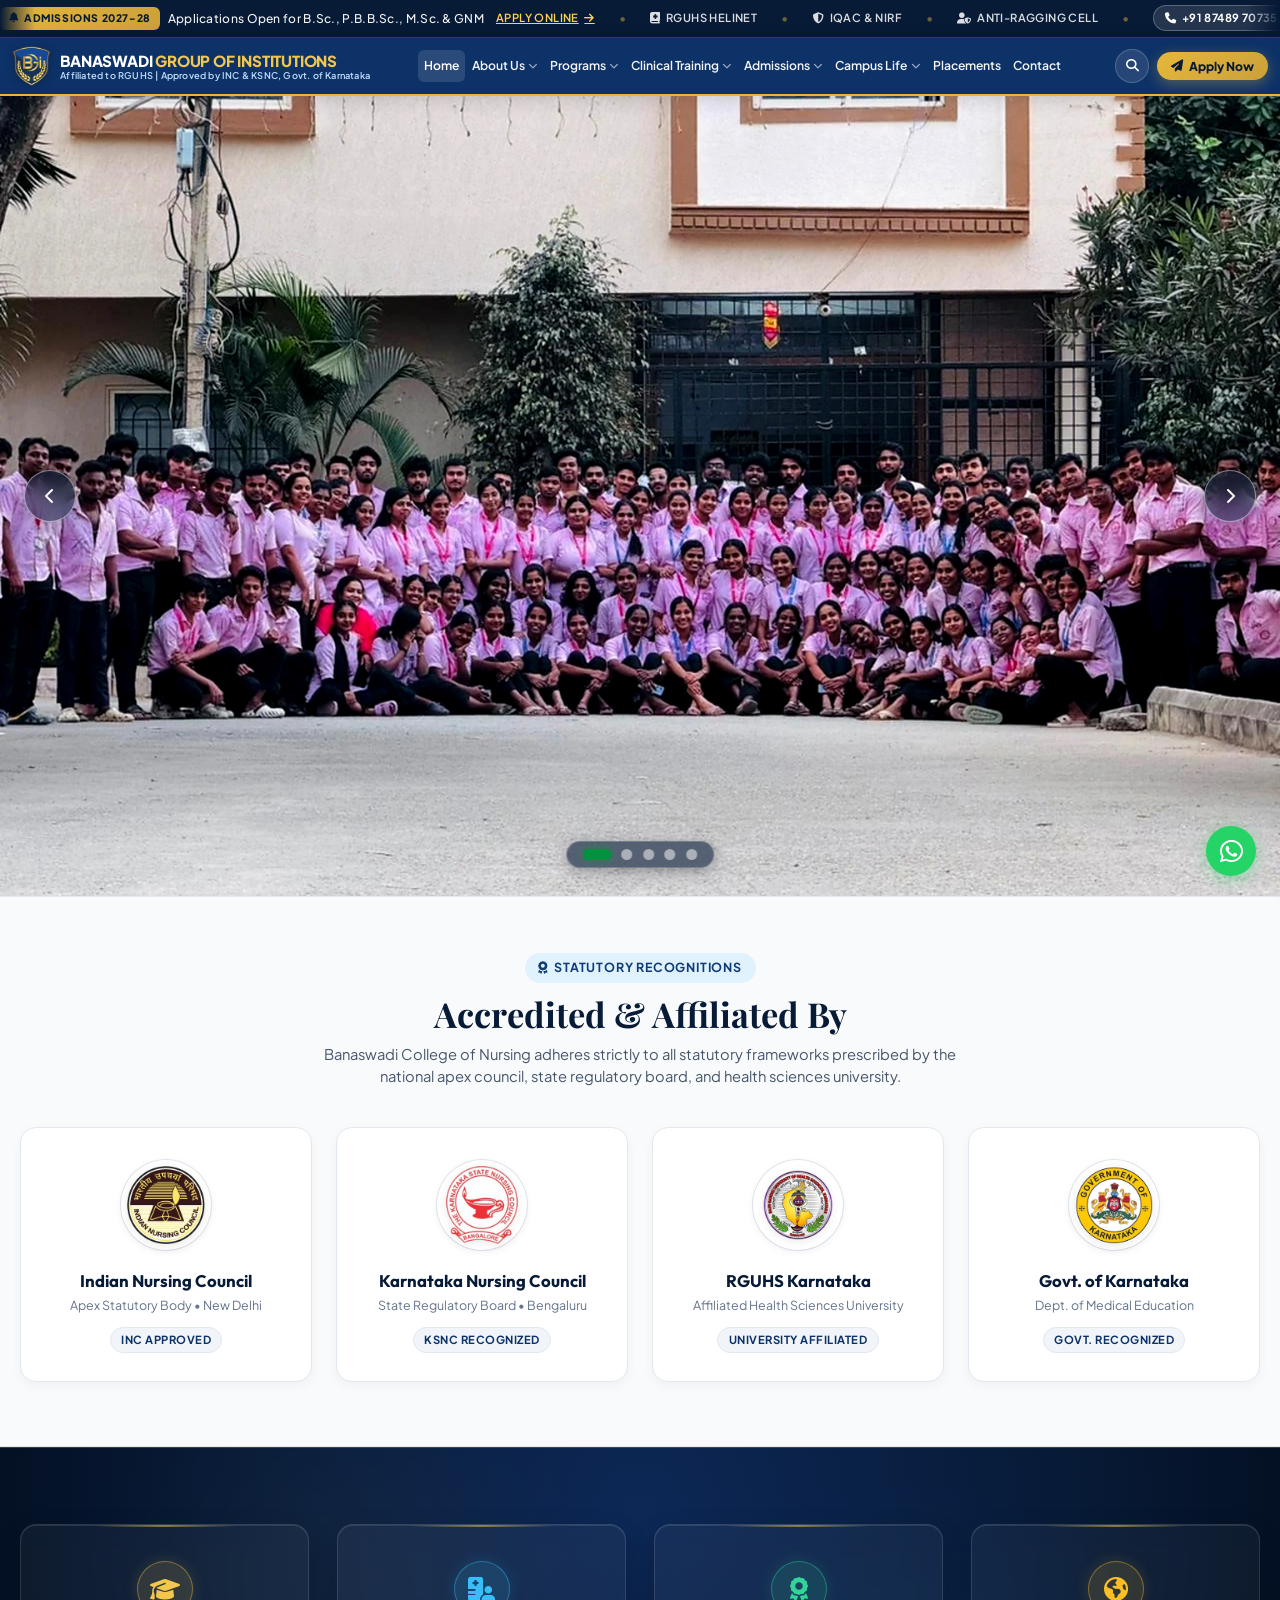
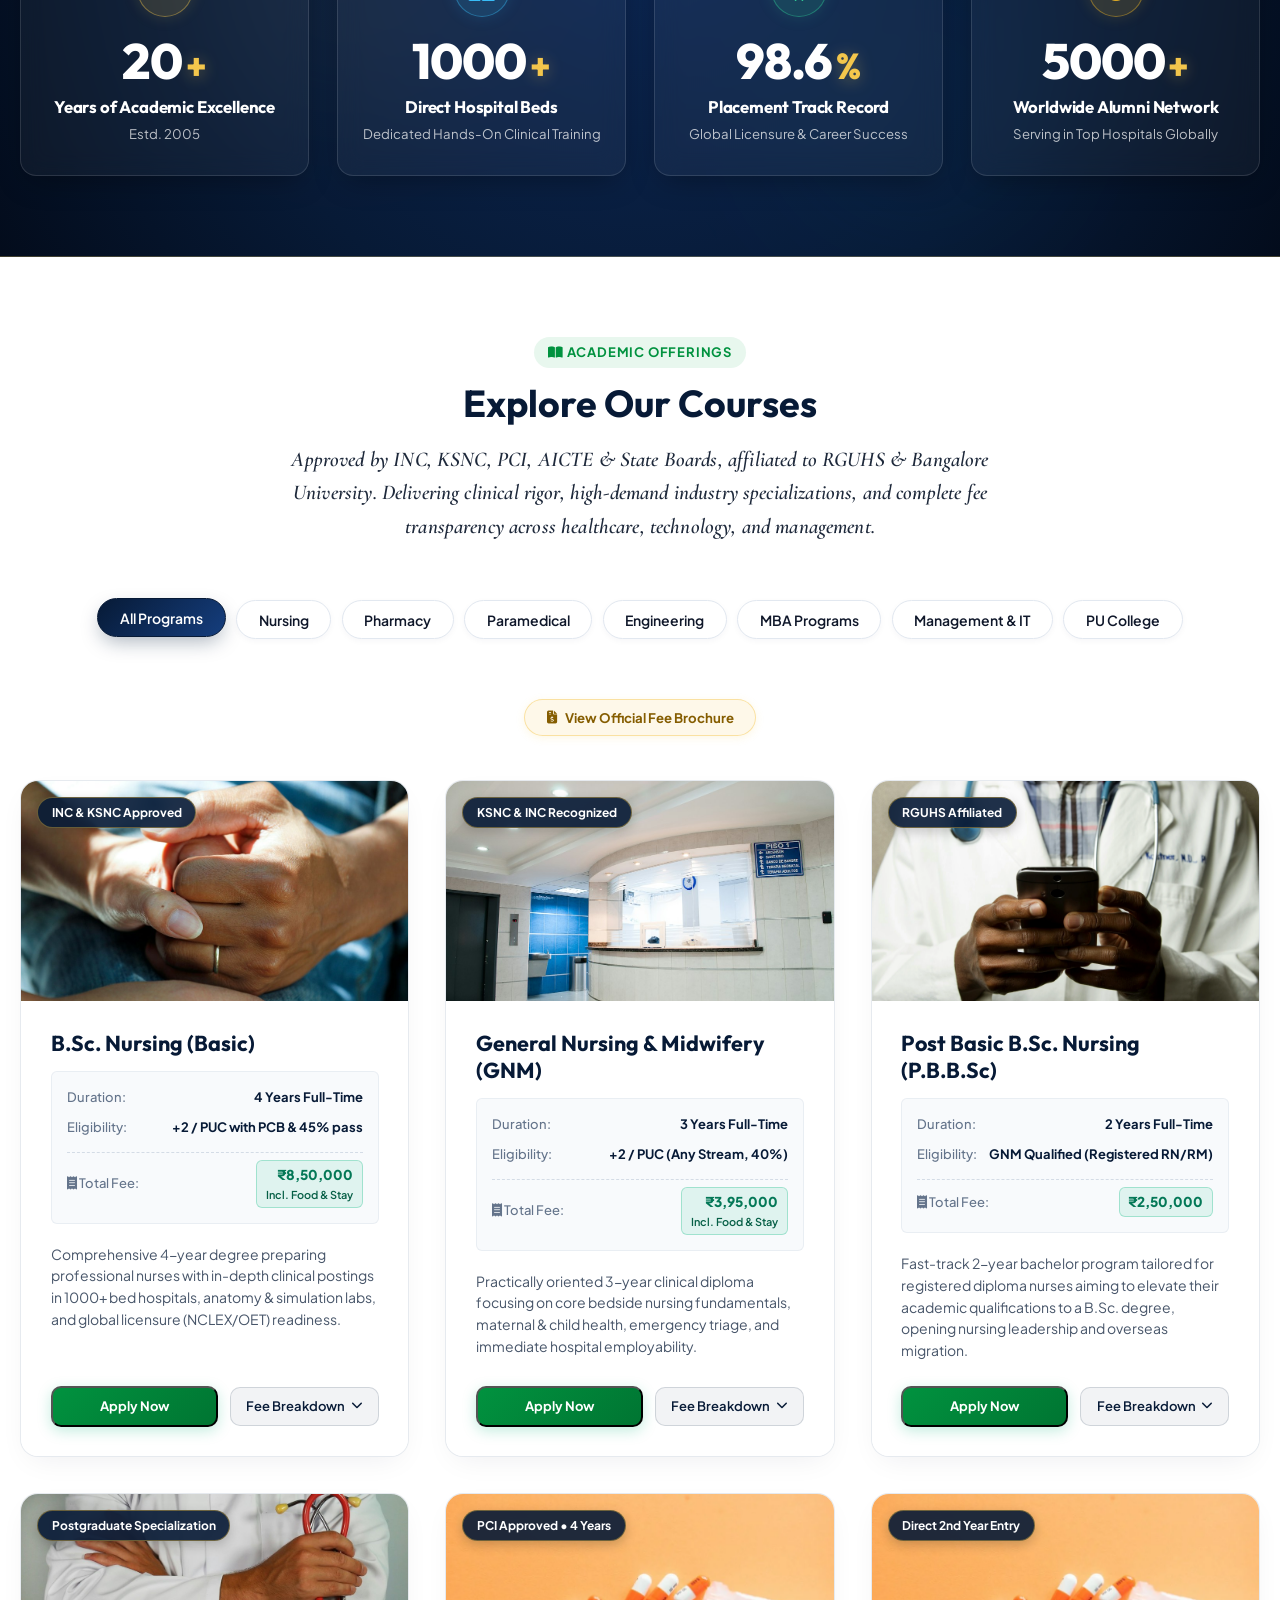
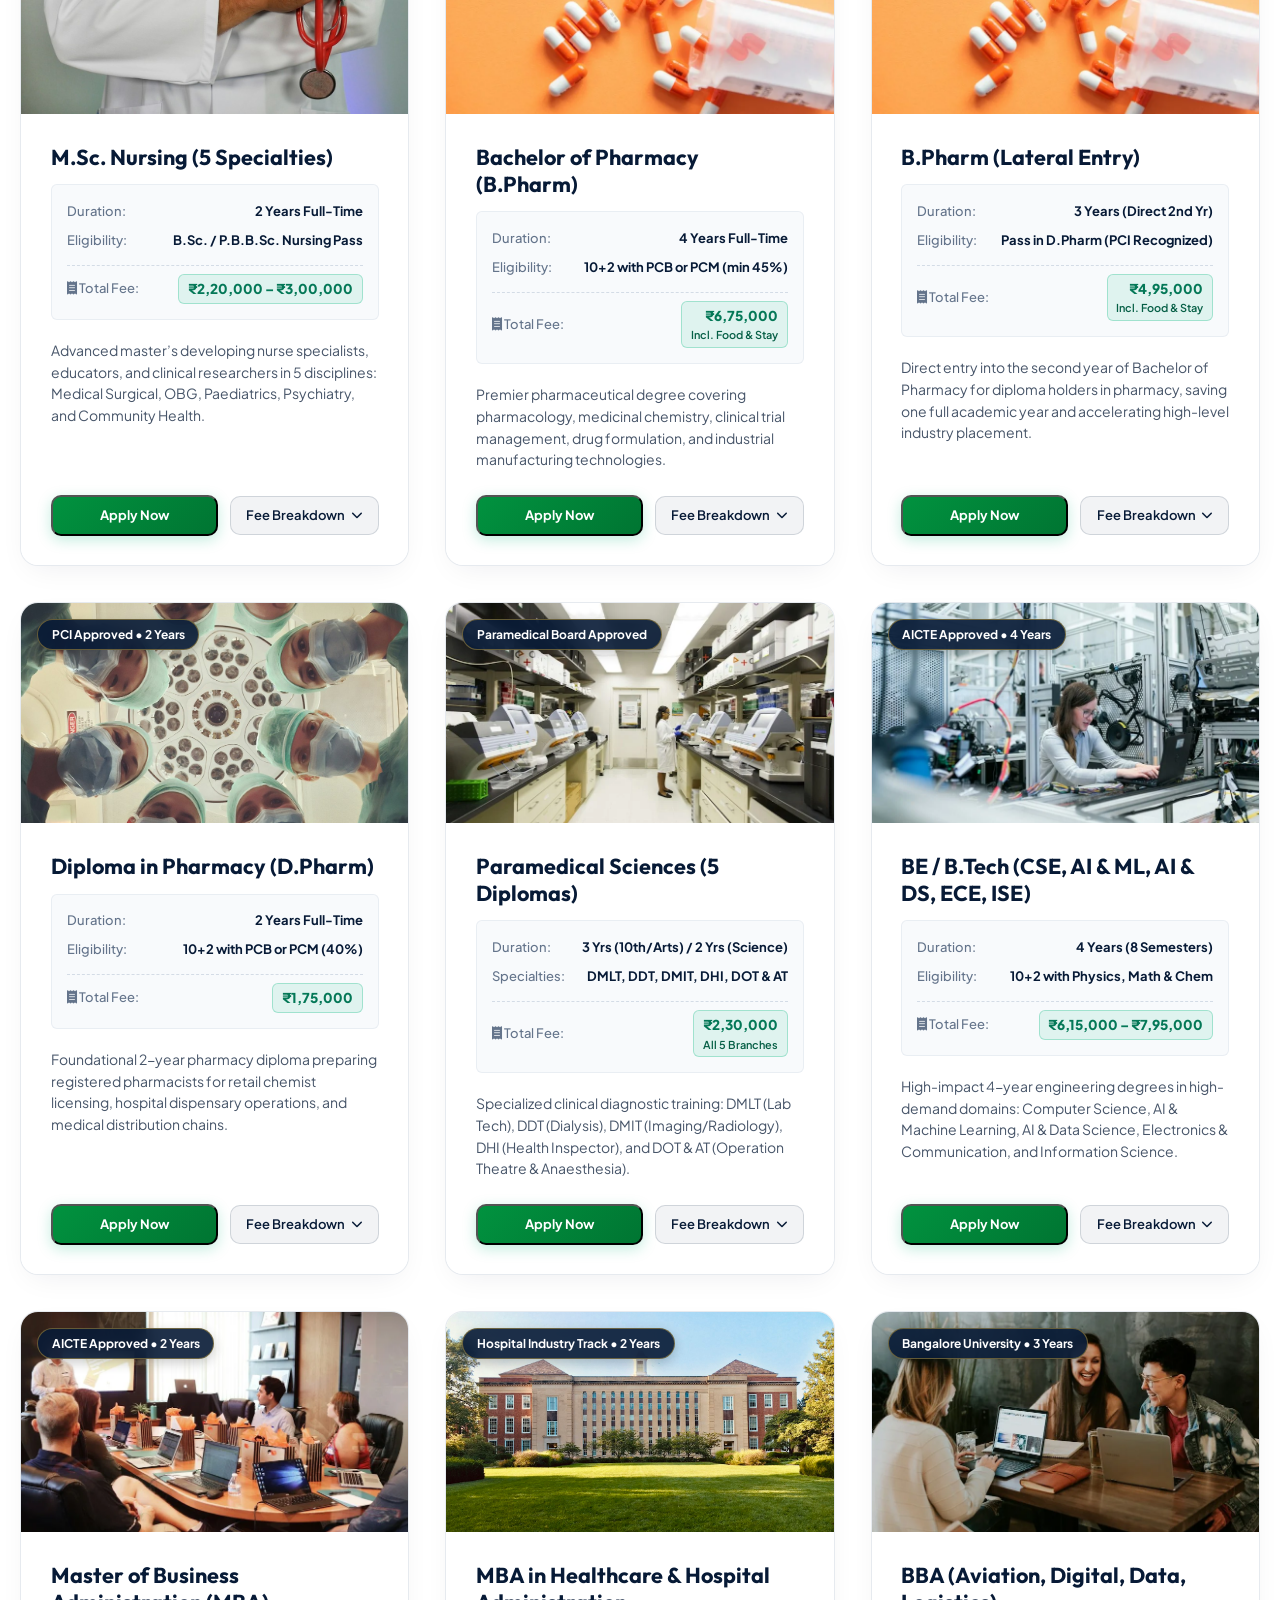
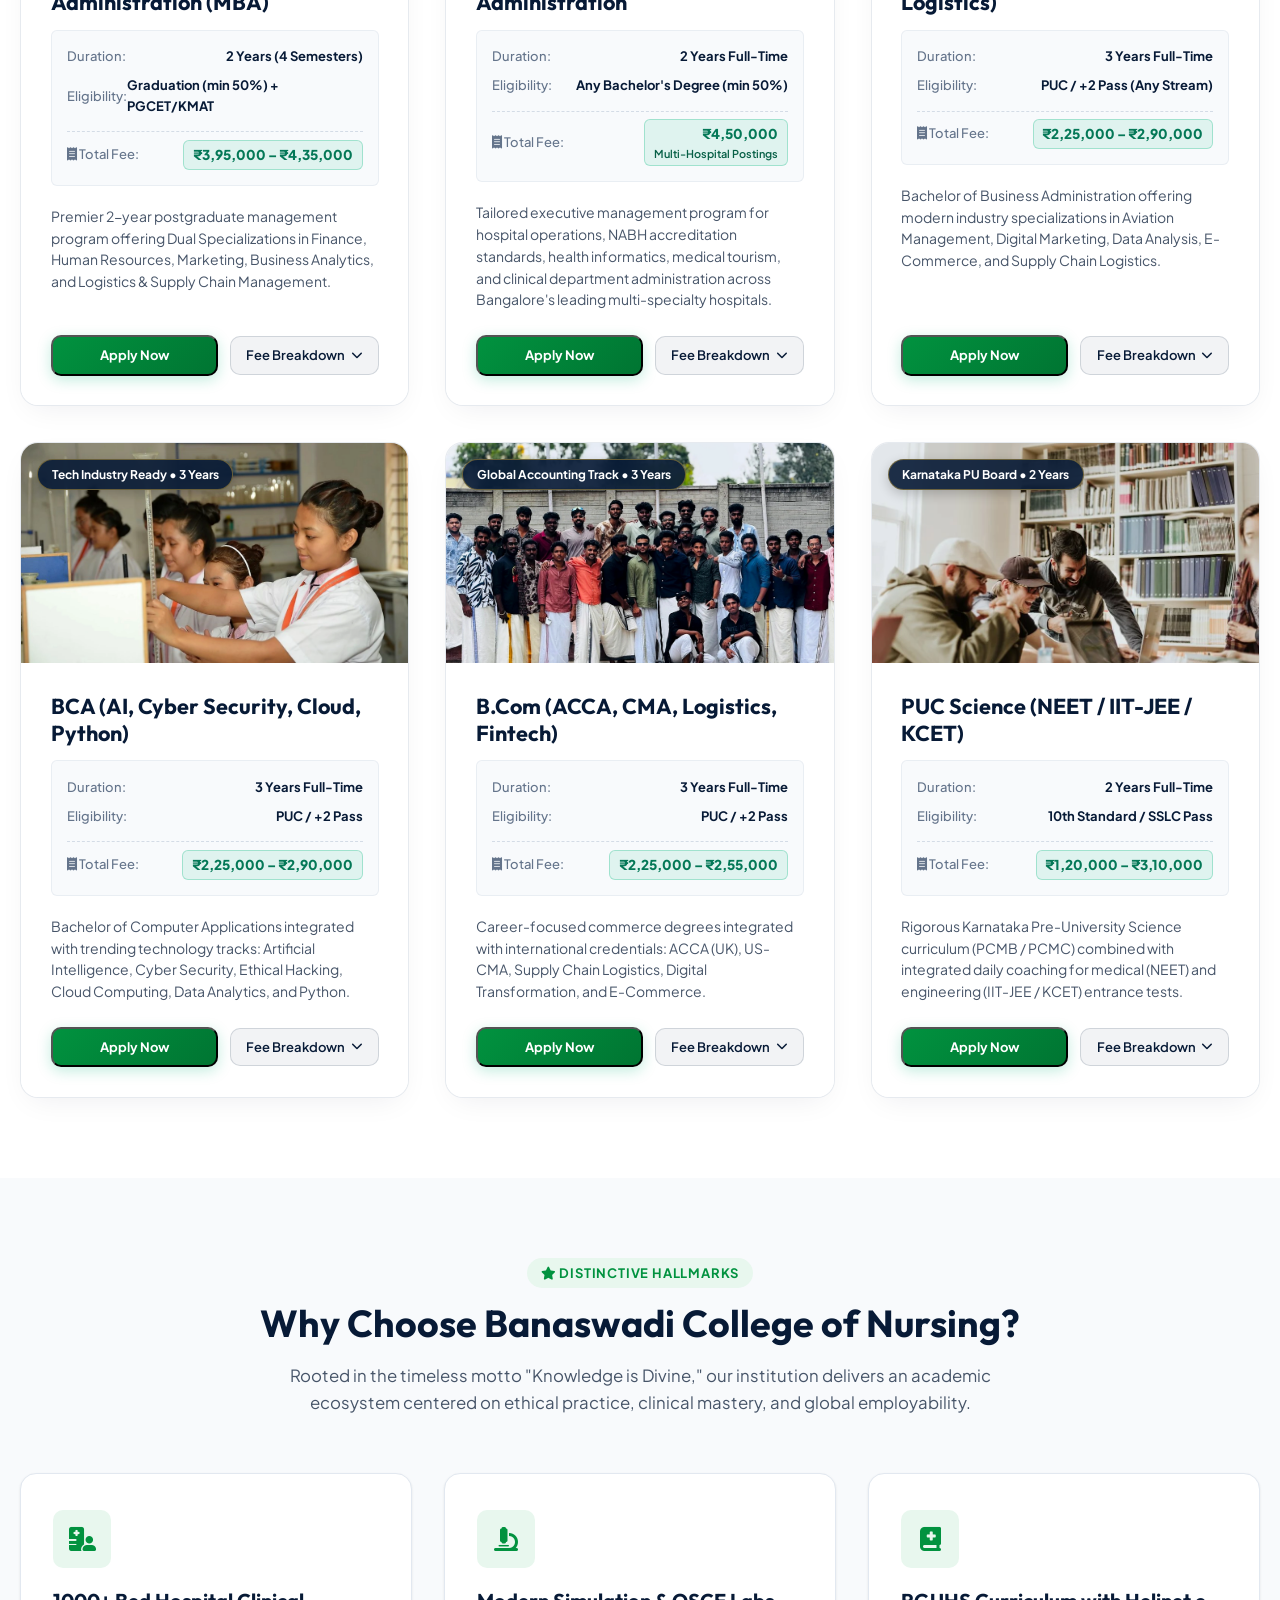
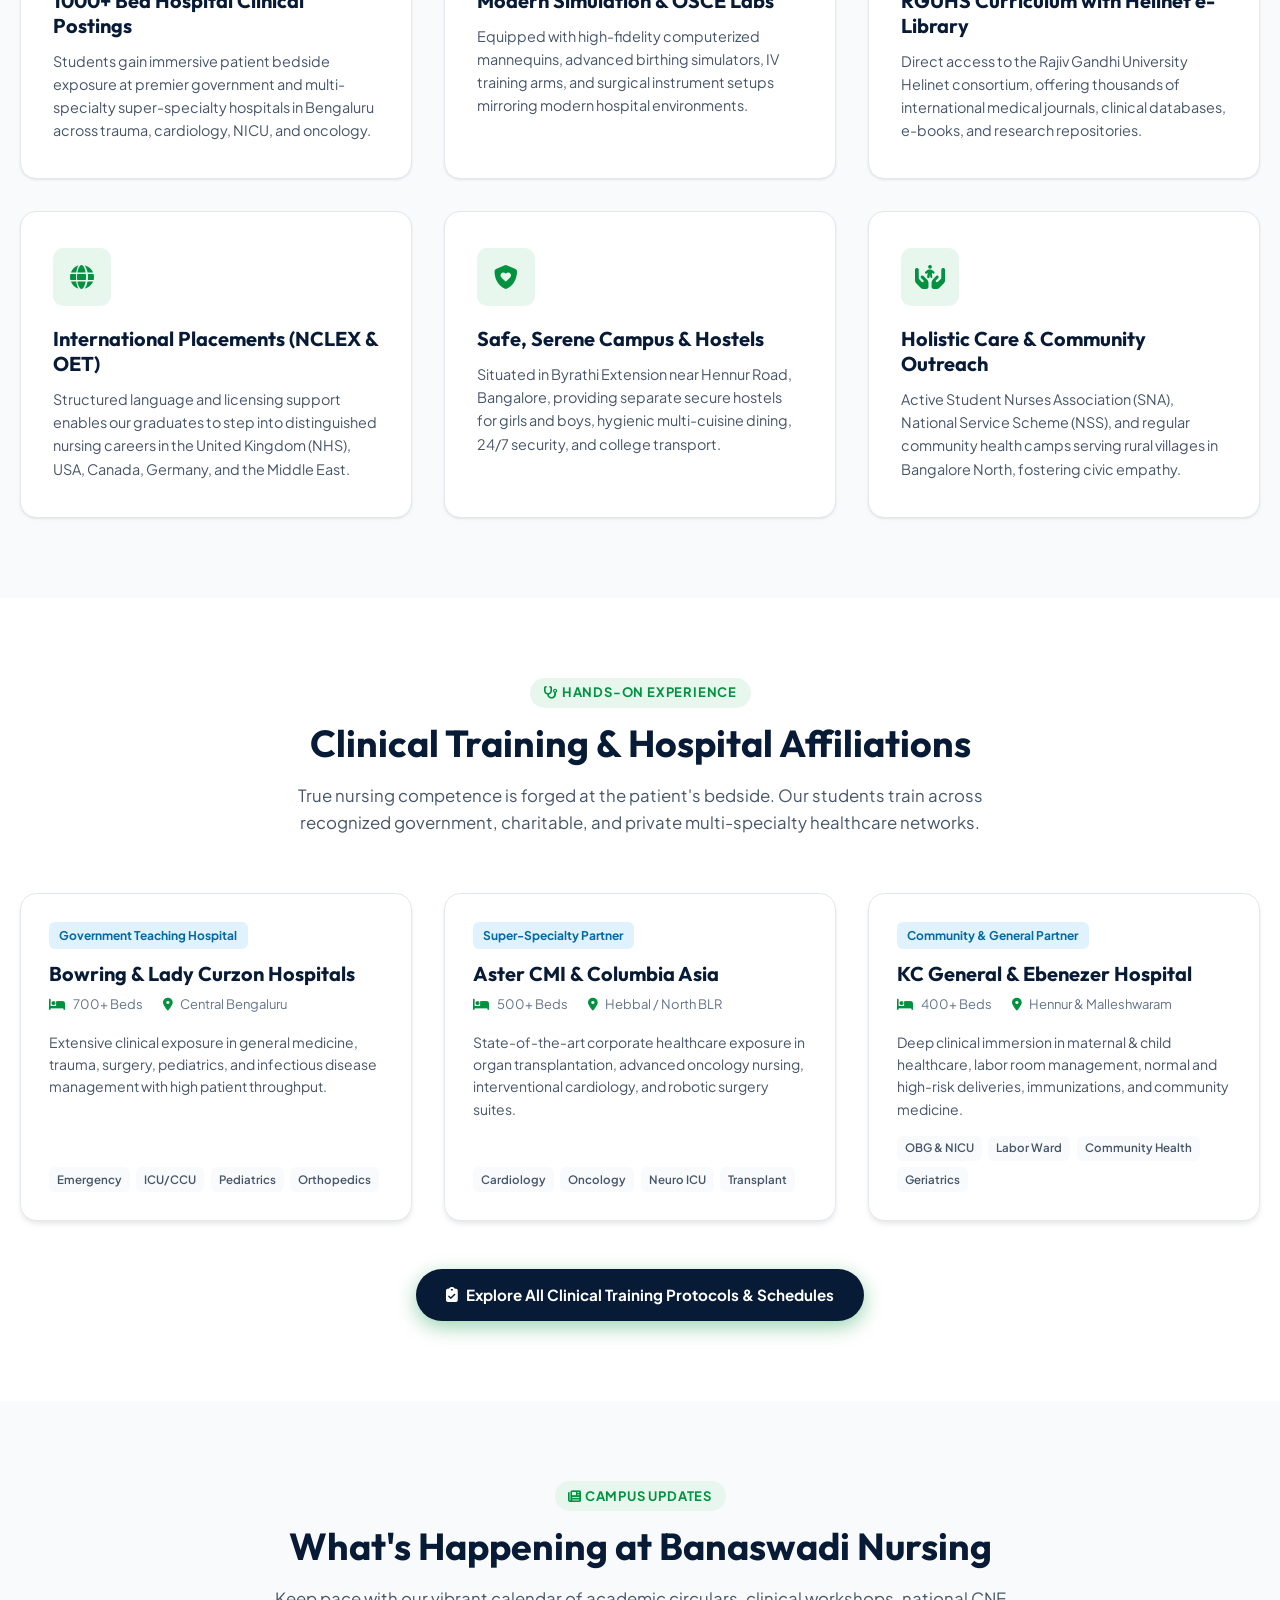
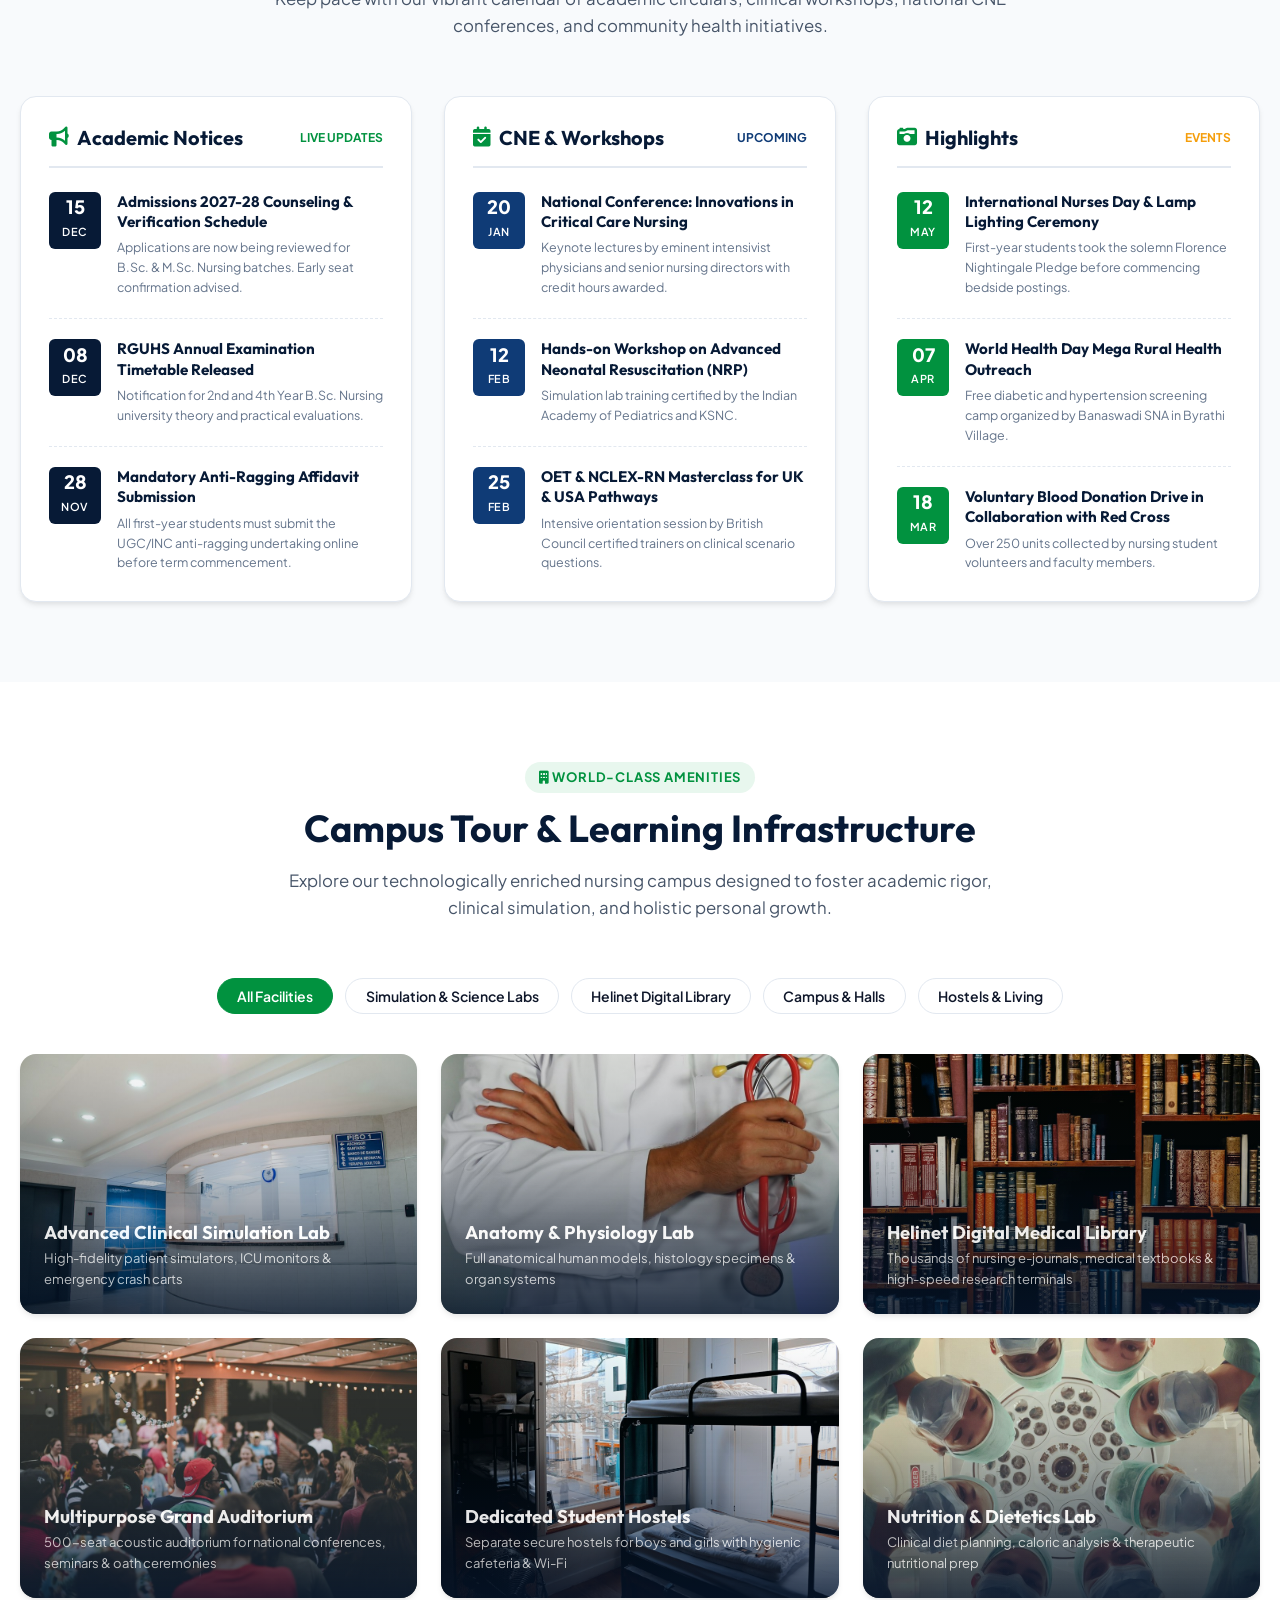
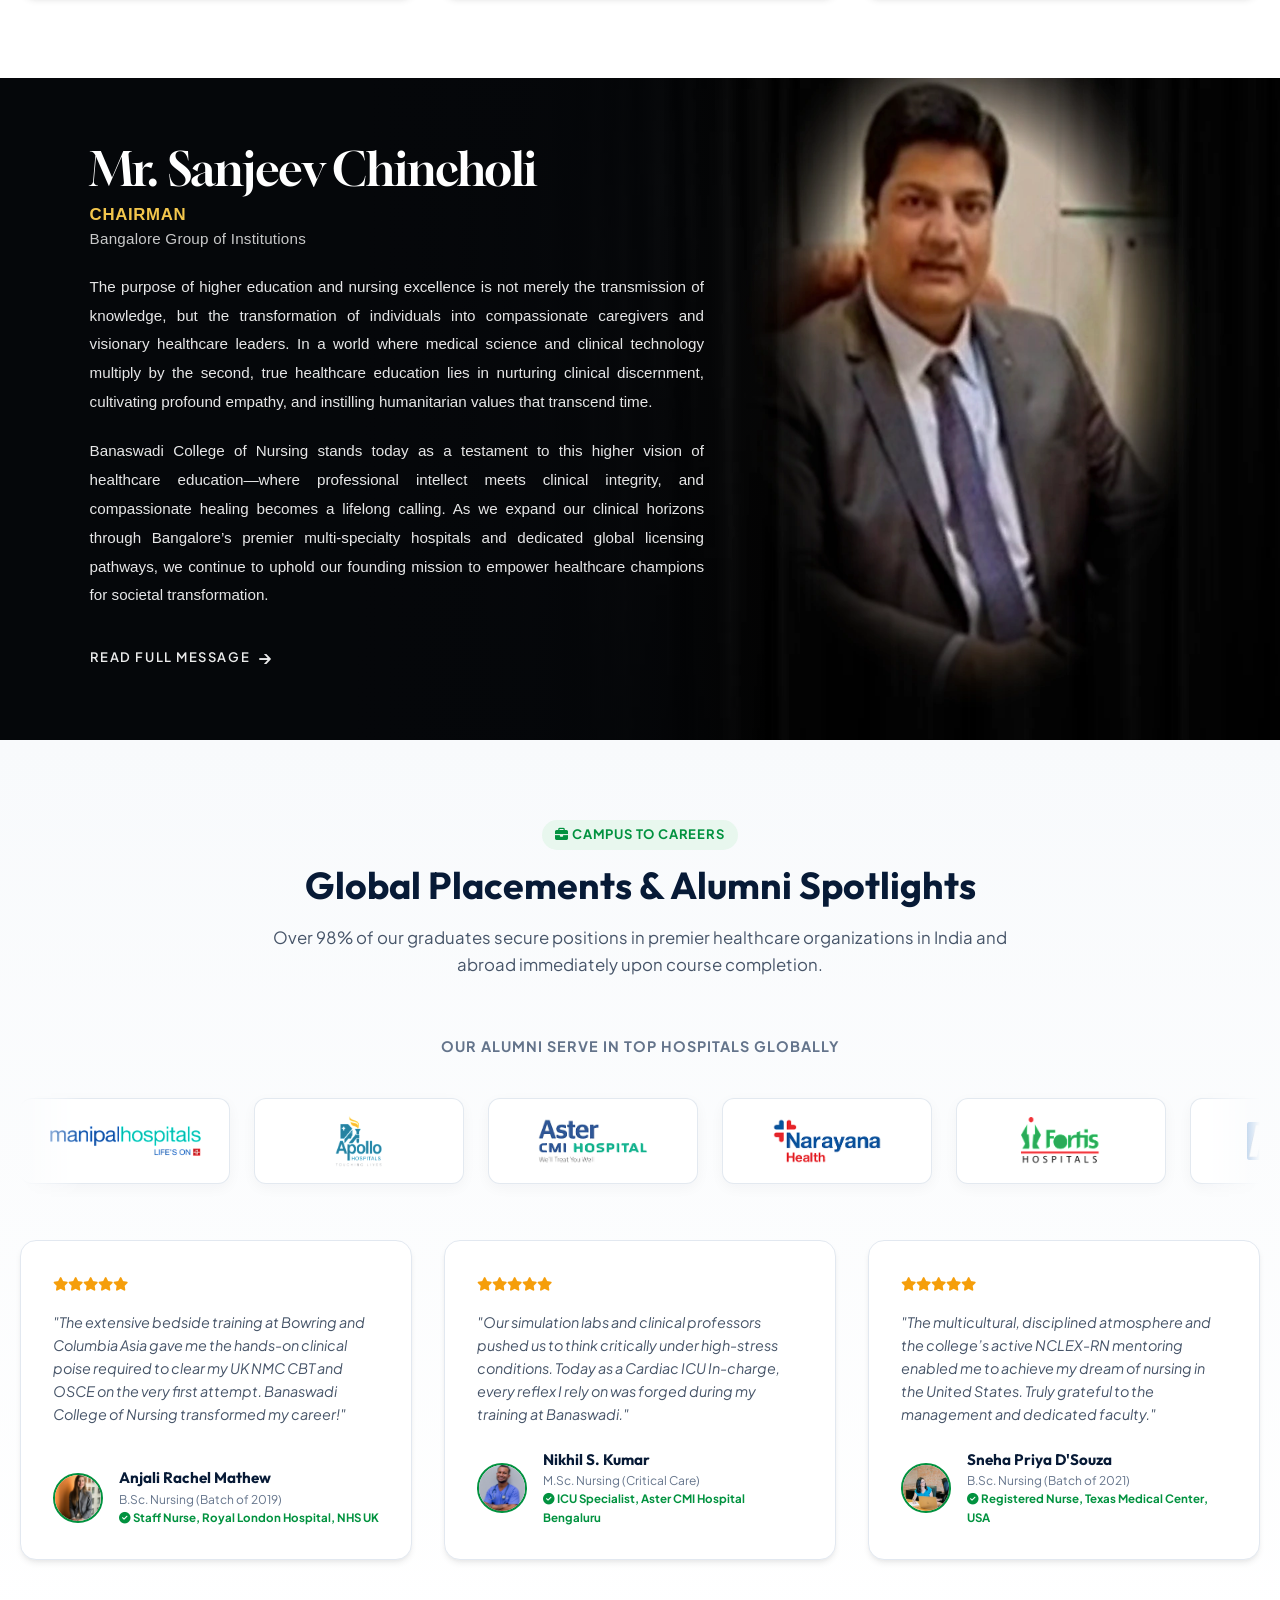
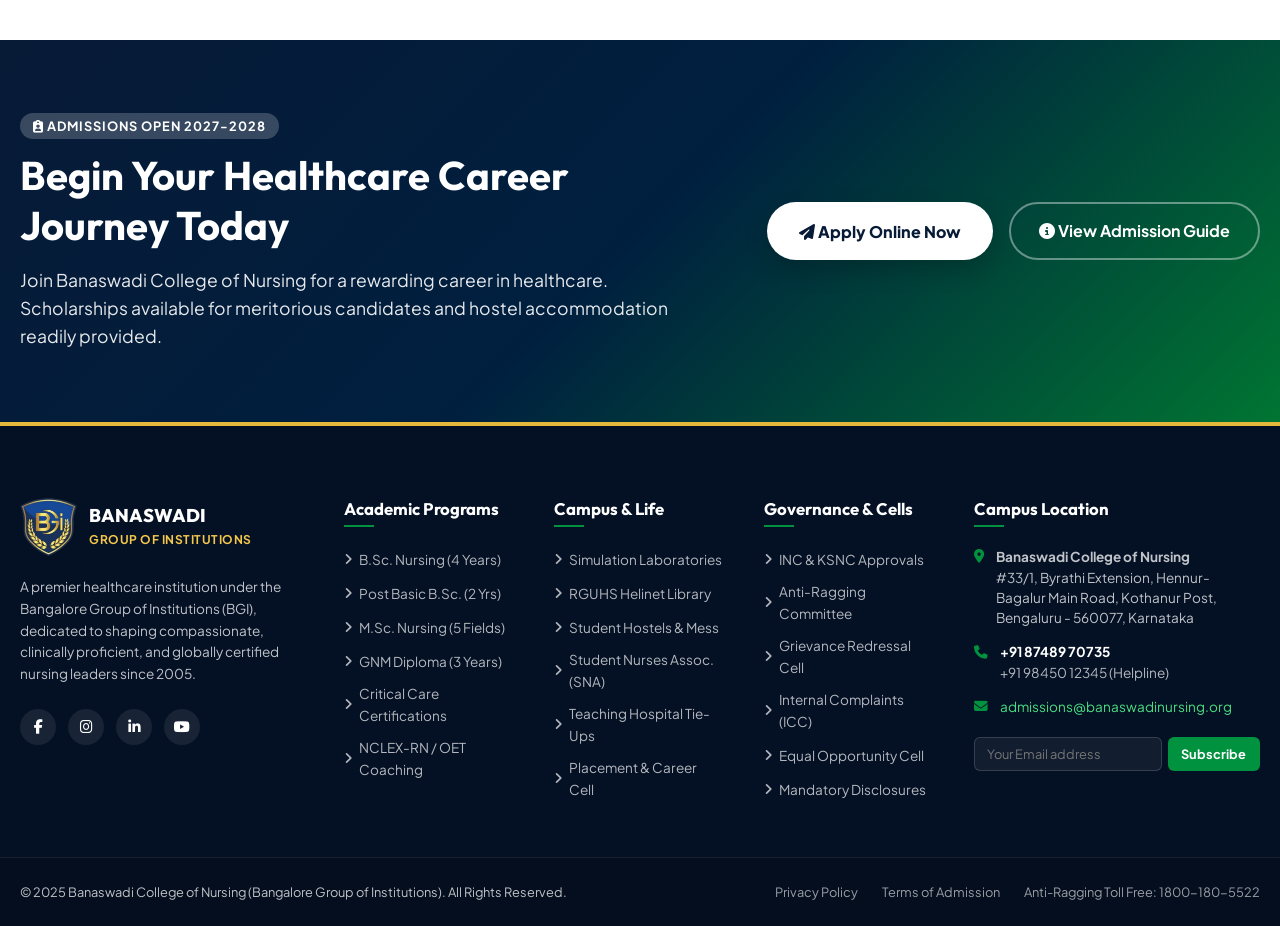
<file: index.html>
<!DOCTYPE html>
<html lang="en">
<head>
  <meta charset="UTF-8">
  <meta name="viewport" content="width=device-width, initial-scale=1.0">
  <title>Banaswadi College of Nursing | Affiliated to RGUHS, Approved by INC & KSNC Bangalore</title>
  <meta name="description" content="Banaswadi College of Nursing (BGI) Bangalore - Premier nursing institution offering B.Sc Nursing, Post Basic B.Sc, M.Sc Nursing & GNM with 1000+ bed hospital clinical training and global healthcare placements.">
  
  <!-- Google Fonts -->
  <link rel="preconnect" href="https://fonts.googleapis.com">
  <link rel="preconnect" href="https://fonts.gstatic.com" crossorigin>
  <link href="https://fonts.googleapis.com/css2?family=Bodoni+Moda:ital,opsz,wght@0,6..96,600;0,6..96,700;0,6..96,800;1,6..96,600;1,6..96,700&family=Cinzel:wght@600;700;800&family=Cormorant+Garamond:ital,wght@0,500;0,600;0,700;1,600;1,700&family=Gloock&family=Outfit:wght@400;500;600;700;800&family=Playfair+Display:ital,wght@0,600;0,700;0,800;1,600;1,700&family=Plus+Jakarta+Sans:wght@400;500;600;700&display=swap" rel="stylesheet">
  
  <!-- FontAwesome 6 Icons -->
  <link rel="stylesheet" href="https://cdnjs.cloudflare.com/ajax/libs/font-awesome/6.4.0/css/all.min.css">
  
  <!-- Custom Stylesheets -->
  <link rel="stylesheet" href="assets/css/style.css">
  <link rel="stylesheet" href="assets/css/animations.css">
</head>
<body>

  <!-- ==========================================================================
       TOP ANNOUNCEMENT & UTILITY BAR (Kristu Jayanti Style)
       ========================================================================== -->
  <div class="top-utility-bar" aria-label="Announcement Ticker">
    <div class="top-slider-wrapper">
      <div class="top-slider-track">
        <!-- Group 1 -->
        <div class="top-slider-group">
          <div class="slider-item">
            <span class="badge-pulse"><i class="fa-solid fa-bell"></i> ADMISSIONS 2027-28</span>
            <span class="ticker-text">Applications Open for B.Sc., P.B.B.Sc., M.Sc. &amp; GNM</span>
            <a href="admissions.html" class="ticker-link">Apply Online <i class="fa-solid fa-arrow-right"></i></a>
          </div>
          <span class="slider-separator">&bull;</span>
          <div class="slider-item">
            <a href="https://rguhs.karnataka.gov.in/" target="_blank" rel="noopener"><i class="fa-solid fa-book-medical"></i> RGUHS Helinet</a>
          </div>
          <span class="slider-separator">&bull;</span>
          <div class="slider-item">
            <a href="about.html#governance"><i class="fa-solid fa-shield-halved"></i> IQAC &amp; NIRF</a>
          </div>
          <span class="slider-separator">&bull;</span>
          <div class="slider-item">
            <a href="campus-life.html#anti-ragging"><i class="fa-solid fa-user-shield"></i> Anti-Ragging Cell</a>
          </div>
          <span class="slider-separator">&bull;</span>
          <div class="slider-item">
            <a href="tel:+918748970735" class="top-phone-cta"><i class="fa-solid fa-phone"></i> +91 87489 70735</a>
          </div>
          <span class="slider-separator">&bull;</span>
          <div class="slider-item">
            <span class="slider-highlight"><i class="fa-solid fa-hospital-user"></i> 1000+ Bed Hospital Clinical Tie-Ups</span>
          </div>
          <span class="slider-separator">&bull;</span>
          <div class="slider-item">
            <span class="slider-highlight"><i class="fa-solid fa-earth-americas"></i> Global Placement Cell: UK NHS, USA &amp; Middle East</span>
          </div>
          <span class="slider-separator">&bull;</span>
        </div>

        <!-- Group 2 (Clone for Continuous Infinite Loop) -->
        <div class="top-slider-group" aria-hidden="true">
          <div class="slider-item">
            <span class="badge-pulse"><i class="fa-solid fa-bell"></i> ADMISSIONS 2027-28</span>
            <span class="ticker-text">Applications Open for B.Sc., P.B.B.Sc., M.Sc. &amp; GNM</span>
            <a href="admissions.html" class="ticker-link">Apply Online <i class="fa-solid fa-arrow-right"></i></a>
          </div>
          <span class="slider-separator">&bull;</span>
          <div class="slider-item">
            <a href="https://rguhs.karnataka.gov.in/" target="_blank" rel="noopener"><i class="fa-solid fa-book-medical"></i> RGUHS Helinet</a>
          </div>
          <span class="slider-separator">&bull;</span>
          <div class="slider-item">
            <a href="about.html#governance"><i class="fa-solid fa-shield-halved"></i> IQAC &amp; NIRF</a>
          </div>
          <span class="slider-separator">&bull;</span>
          <div class="slider-item">
            <a href="campus-life.html#anti-ragging"><i class="fa-solid fa-user-shield"></i> Anti-Ragging Cell</a>
          </div>
          <span class="slider-separator">&bull;</span>
          <div class="slider-item">
            <a href="tel:+918748970735" class="top-phone-cta"><i class="fa-solid fa-phone"></i> +91 87489 70735</a>
          </div>
          <span class="slider-separator">&bull;</span>
          <div class="slider-item">
            <span class="slider-highlight"><i class="fa-solid fa-hospital-user"></i> 1000+ Bed Hospital Clinical Tie-Ups</span>
          </div>
          <span class="slider-separator">&bull;</span>
          <div class="slider-item">
            <span class="slider-highlight"><i class="fa-solid fa-earth-americas"></i> Global Placement Cell: UK NHS, USA &amp; Middle East</span>
          </div>
          <span class="slider-separator">&bull;</span>
        </div>
      </div>
    </div>
  </div>

  <!-- ==========================================================================
       MAIN NAVIGATION (Sticky Header with Brand Logo & Mega Menus)
       ========================================================================== -->
  <header class="main-header">
    <div class="header-container">
      <!-- Brand Logo & Motto -->
      <a href="index.html" class="brand-identity">
        <img src="assets/images/emblem.webp" alt="Banaswadi College of Nursing Emblem" class="brand-emblem-img">
        <div class="brand-text-wrap">
          <span class="brand-title">BANASWADI <span>GROUP OF INSTITUTIONS</span></span>
          <span class="brand-accreditation">Affiliated to RGUHS | Approved by INC &amp; KSNC, Govt. of Karnataka</span>
        </div>
      </a>

      <!-- Desktop Nav Menu -->
      <nav class="nav-menu">
        <div class="nav-item active">
          <a href="index.html" class="nav-link">Home</a>
        </div>

        <div class="nav-item">
          <a href="about.html" class="nav-link">
            About Us <i class="fa-solid fa-chevron-down"></i>
          </a>
          <div class="nav-dropdown">
            <a href="about.html#overview" class="dropdown-link"><i class="fa-solid fa-landmark"></i> Institutional Profile</a>
            <a href="about.html#vision" class="dropdown-link"><i class="fa-solid fa-compass"></i> Vision, Mission &amp; Values</a>
            <a href="about.html#leadership" class="dropdown-link"><i class="fa-solid fa-user-tie"></i> Founder &amp; Principal Desk</a>
            <a href="about.html#accreditations" class="dropdown-link"><i class="fa-solid fa-award"></i> Approvals &amp; Affiliations</a>
            <a href="about.html#governance" class="dropdown-link"><i class="fa-solid fa-building-columns"></i> Governing Council</a>
          </div>
        </div>

        <div class="nav-item">
          <a href="programs.html" class="nav-link">
            Programs <i class="fa-solid fa-chevron-down"></i>
          </a>
          <div class="nav-dropdown">
            <a href="programs.html#bsc-nursing" class="dropdown-link"><i class="fa-solid fa-user-doctor"></i> B.Sc. Nursing (4 Years)</a>
            <a href="programs.html#pbbsc-nursing" class="dropdown-link"><i class="fa-solid fa-stethoscope"></i> Post Basic B.Sc. (2 Years)</a>
            <a href="programs.html#msc-nursing" class="dropdown-link"><i class="fa-solid fa-graduation-cap"></i> M.Sc. Nursing (5 Specialties)</a>
            <a href="programs.html#gnm" class="dropdown-link"><i class="fa-solid fa-hospital-user"></i> GNM Diploma (3 Years)</a>
            <a href="programs.html#curriculum" class="dropdown-link"><i class="fa-solid fa-clipboard-list"></i> RGUHS Curriculum &amp; Syllabus</a>
          </div>
        </div>

        <div class="nav-item">
          <a href="clinical-training.html" class="nav-link">
            Clinical Training <i class="fa-solid fa-chevron-down"></i>
          </a>
          <div class="nav-dropdown">
            <a href="clinical-training.html#hospitals" class="dropdown-link"><i class="fa-solid fa-hospital"></i> Associated Multi-Specialty Hospitals</a>
            <a href="clinical-training.html#simulation" class="dropdown-link"><i class="fa-solid fa-microscope"></i> Clinical Simulation &amp; OSCE Labs</a>
            <a href="clinical-training.html#community" class="dropdown-link"><i class="fa-solid fa-users"></i> Community Health Postings</a>
            <a href="clinical-training.html#rotations" class="dropdown-link"><i class="fa-solid fa-calendar-check"></i> Clinical Rotation Schedules</a>
          </div>
        </div>

        <div class="nav-item">
          <a href="admissions.html" class="nav-link">
            Admissions <i class="fa-solid fa-chevron-down"></i>
          </a>
          <div class="nav-dropdown">
            <a href="admissions.html#eligibility" class="dropdown-link"><i class="fa-solid fa-list-check"></i> Eligibility Criteria 2027-28</a>
            <a href="admissions.html#procedure" class="dropdown-link"><i class="fa-solid fa-file-signature"></i> Admission Procedure</a>
            <a href="admissions.html#fees" class="dropdown-link"><i class="fa-solid fa-hand-holding-dollar"></i> Fee Structure &amp; Scholarships</a>
            <a href="admissions.html#prospectus" class="dropdown-link"><i class="fa-solid fa-file-pdf"></i> Download Prospectus</a>
            <a href="#" data-open-modal="admissionModal" class="dropdown-link"><i class="fa-solid fa-laptop-medical"></i> Online Application Form</a>
          </div>
        </div>

        <div class="nav-item">
          <a href="campus-life.html" class="nav-link">
            Campus Life <i class="fa-solid fa-chevron-down"></i>
          </a>
          <div class="nav-dropdown">
            <a href="campus-life.html#infrastructure" class="dropdown-link"><i class="fa-solid fa-building"></i> Laboratories &amp; Classrooms</a>
            <a href="campus-life.html#library" class="dropdown-link"><i class="fa-solid fa-book-open-reader"></i> Digital Helinet Library</a>
            <a href="campus-life.html#hostels" class="dropdown-link"><i class="fa-solid fa-bed"></i> Separate Hostels &amp; Dining</a>
            <a href="campus-life.html#sna" class="dropdown-link"><i class="fa-solid fa-handshake-angle"></i> Student Nurses Association (SNA)</a>
            <a href="campus-life.html#anti-ragging" class="dropdown-link"><i class="fa-solid fa-scale-balanced"></i> Statutory Committees</a>
          </div>
        </div>

        <div class="nav-item">
          <a href="placements.html" class="nav-link">Placements</a>
        </div>

        <div class="nav-item">
          <a href="contact.html" class="nav-link">Contact</a>
        </div>
      </nav>

      <!-- Action Buttons & Search -->
      <div class="header-actions">
        <button class="btn-search-trigger" title="Search site" aria-label="Search">
          <i class="fa-solid fa-magnifying-glass"></i>
        </button>

        <button class="btn-primary-apply" data-open-modal="admissionModal">
          <i class="fa-solid fa-paper-plane"></i>
          <span>Apply Now</span>
        </button>

        <button class="mobile-toggle" aria-label="Open Mobile Menu">
          <i class="fa-solid fa-bars-staggered"></i>
        </button>
      </div>
    </div>
  </header>

  <!-- ==========================================================================
       HERO CAROUSEL SECTION (4K Ultra-HD Authentic Campus Photo Showcase)
       ========================================================================== -->
  <section class="hero-slider-section">
    <div class="hero-carousel-container">
      <!-- Slide 1: Full Nursing Batch & Campus Flagship -->
      <div class="hero-slide active">
        <picture>
          <source srcset="assets/images/hero-campus-5.webp" type="image/webp">
          <img src="assets/images/hero-campus-5.jpg" alt="Banaswadi College of Nursing Batch &amp; Campus Flagship" class="slide-bg-img hero-img-batch">
        </picture>
      </div>

      <!-- Slide 2: Classroom & Helinet Library Academic Excellence -->
      <div class="hero-slide">
        <picture>
          <source srcset="assets/images/hero-campus-1.webp" type="image/webp">
          <img src="assets/images/hero-campus-1.jpg" alt="Academic Immersion &amp; Library at Banaswadi College of Nursing" class="slide-bg-img hero-img-library">
        </picture>
      </div>

      <!-- Slide 3: Advanced Nursing Foundation & Simulation Labs -->
      <div class="hero-slide">
        <picture>
          <source srcset="assets/images/hero-campus-3.webp" type="image/webp">
          <img src="assets/images/hero-campus-3.jpg" alt="Specialized Clinical &amp; Simulation Laboratories" class="slide-bg-img hero-img-lab">
        </picture>
      </div>

      <!-- Slide 4: Annual Cultural Fest & Student Celebrations -->
      <div class="hero-slide">
        <picture>
          <source srcset="assets/images/hero-campus-4.webp" type="image/webp">
          <img src="assets/images/hero-campus-4.jpg" alt="Cultural Celebrations &amp; Student Life" class="slide-bg-img hero-img-fest">
        </picture>
      </div>

      <!-- Slide 5: Vibrant Student Community & Campus Traditions -->
      <div class="hero-slide">
        <picture>
          <source srcset="assets/images/hero-campus-2.webp" type="image/webp">
          <img src="assets/images/hero-campus-2.jpg" alt="Student Community &amp; Traditions at Banaswadi College of Nursing" class="slide-bg-img hero-img-tradition">
        </picture>
      </div>

      <!-- Carousel Nav Controls -->
      <button class="carousel-nav-btn carousel-prev" aria-label="Previous Slide">
        <i class="fa-solid fa-chevron-left"></i>
      </button>
      <button class="carousel-nav-btn carousel-next" aria-label="Next Slide">
        <i class="fa-solid fa-chevron-right"></i>
      </button>

      <!-- Carousel Dots -->
      <div class="carousel-dots">
        <div class="dot active"></div>
        <div class="dot"></div>
        <div class="dot"></div>
        <div class="dot"></div>
        <div class="dot"></div>
      </div>
    </div>
  </section>

  <!-- ==========================================================================
       ACCREDITATION & REGULATORY APPROVALS STRIP
       ========================================================================== -->
  <section class="accreditations-strip">
    <div class="container">
      <div class="accreditations-header-block">
        <div class="accred-label">
          <span class="small"><i class="fa-solid fa-award"></i> Statutory Recognitions</span>
          <h2 class="accred-title">Accredited &amp; Affiliated By</h2>
          <p class="accred-desc">Banaswadi College of Nursing adheres strictly to all statutory frameworks prescribed by the national apex council, state regulatory board, and health sciences university.</p>
        </div>
      </div>

      <div class="accred-cards-grid">
        <!-- 1. Indian Nursing Council (INC) -->
        <div class="accred-logo-card">
          <div class="accred-logo-wrap">
            <img src="assets/images/statutory-inc.webp" alt="Indian Nursing Council (INC) New Delhi Emblem" class="statutory-emblem-img">
          </div>
          <div class="accred-card-text">
            <strong>Indian Nursing Council</strong>
            <span class="accred-body-role">Apex Statutory Body &bull; New Delhi</span>
            <span class="accred-badge-pill">INC Approved</span>
          </div>
        </div>

        <!-- 2. Karnataka State Nursing Council (KSNC) -->
        <div class="accred-logo-card">
          <div class="accred-logo-wrap">
            <img src="assets/images/statutory-ksnc.webp" alt="Karnataka State Nursing Council (KSNC) Emblem" class="statutory-emblem-img">
          </div>
          <div class="accred-card-text">
            <strong>Karnataka Nursing Council</strong>
            <span class="accred-body-role">State Regulatory Board &bull; Bengaluru</span>
            <span class="accred-badge-pill">KSNC Recognized</span>
          </div>
        </div>

        <!-- 3. Rajiv Gandhi University of Health Sciences (RGUHS) -->
        <div class="accred-logo-card">
          <div class="accred-logo-wrap">
            <img src="assets/images/statutory-rguhs.webp" alt="Rajiv Gandhi University of Health Sciences (RGUHS) Emblem" class="statutory-emblem-img">
          </div>
          <div class="accred-card-text">
            <strong>RGUHS Karnataka</strong>
            <span class="accred-body-role">Affiliated Health Sciences University</span>
            <span class="accred-badge-pill">University Affiliated</span>
          </div>
        </div>

        <!-- 4. Government of Karnataka -->
        <div class="accred-logo-card">
          <div class="accred-logo-wrap">
            <img src="assets/images/statutory-karnataka.webp" alt="Government of Karnataka Emblem" class="statutory-emblem-img">
          </div>
          <div class="accred-card-text">
            <strong>Govt. of Karnataka</strong>
            <span class="accred-body-role">Dept. of Medical Education</span>
            <span class="accred-badge-pill">Govt. Recognized</span>
          </div>
        </div>
      </div>
    </div>
  </section>

  <!-- ==========================================================================
       KEY METRICS & STATISTICS (Prestigious 4-Pillar Showcase with Motion)
       ========================================================================== -->
  <section class="stats-counter-section" id="stats">
    <!-- Ambient Golden Shimmer Lights -->
    <div class="stats-ambient-glow stats-glow-1"></div>
    <div class="stats-ambient-glow stats-glow-2"></div>

    <div class="container">
      <div class="stats-grid">
        <!-- Metric 1: Academic Legacy -->
        <div class="stat-card" data-tilt>
          <div class="stat-card-top-line"></div>
          <div class="stat-icon-wrapper theme-gold">
            <i class="fa-solid fa-graduation-cap stat-icon"></i>
            <div class="stat-icon-pulse"></div>
          </div>
          <div class="stat-number-wrap">
            <span class="stat-number" data-target="20">0</span><span class="stat-suffix">+</span>
          </div>
          <div class="stat-text-block">
            <h4 class="stat-primary-title">Years of Academic Excellence</h4>
            <span class="stat-secondary-desc">Estd. 2005</span>
          </div>
          <div class="stat-card-glare"></div>
        </div>

        <!-- Metric 2: Hospital Beds -->
        <div class="stat-card" data-tilt>
          <div class="stat-card-top-line"></div>
          <div class="stat-icon-wrapper theme-cyan">
            <i class="fa-solid fa-hospital-user stat-icon"></i>
            <div class="stat-icon-pulse"></div>
          </div>
          <div class="stat-number-wrap">
            <span class="stat-number" data-target="1000">0</span><span class="stat-suffix">+</span>
          </div>
          <div class="stat-text-block">
            <h4 class="stat-primary-title">Direct Hospital Beds</h4>
            <span class="stat-secondary-desc">Dedicated Hands-On Clinical Training</span>
          </div>
          <div class="stat-card-glare"></div>
        </div>

        <!-- Metric 3: Placement & Licensing -->
        <div class="stat-card" data-tilt>
          <div class="stat-card-top-line"></div>
          <div class="stat-icon-wrapper theme-emerald">
            <i class="fa-solid fa-award stat-icon"></i>
            <div class="stat-icon-pulse"></div>
          </div>
          <div class="stat-number-wrap">
            <span class="stat-number" data-target="98.6" data-decimal="true">0.0</span><span class="stat-suffix">%</span>
          </div>
          <div class="stat-text-block">
            <h4 class="stat-primary-title">Placement Track Record</h4>
            <span class="stat-secondary-desc">Global Licensure &amp; Career Success</span>
          </div>
          <div class="stat-card-glare"></div>
        </div>

        <!-- Metric 4: Global Alumni Network -->
        <div class="stat-card" data-tilt>
          <div class="stat-card-top-line"></div>
          <div class="stat-icon-wrapper theme-amber">
            <i class="fa-solid fa-earth-americas stat-icon"></i>
            <div class="stat-icon-pulse"></div>
          </div>
          <div class="stat-number-wrap">
            <span class="stat-number" data-target="5000">0</span><span class="stat-suffix">+</span>
          </div>
          <div class="stat-text-block">
            <h4 class="stat-primary-title">Worldwide Alumni Network</h4>
            <span class="stat-secondary-desc">Serving in Top Hospitals Globally</span>
          </div>
          <div class="stat-card-glare"></div>
        </div>
      </div>
    </div>
  </section>

  <!-- ==========================================================================
       EXPLORE ACADEMIC PROGRAMS (Filterable Cards with Curriculum Drawers)
       ========================================================================== -->
  <section class="section-padding" id="programs">
    <div class="container">
      <div class="section-header">
        <span class="section-tag"><i class="fa-solid fa-book-open"></i> Academic Offerings</span>
        <h2 class="section-title">Explore Our Courses</h2>
        <p class="section-subtitle programs-subtitle">
          Approved by INC, KSNC, PCI, AICTE &amp; State Boards, affiliated to RGUHS &amp; Bangalore University. Delivering clinical rigor, high-demand industry specializations, and complete fee transparency across healthcare, technology, and management.
        </p>
      </div>

      <!-- Category Filter Tabs & Master Fee Schedule CTA -->
      <div class="programs-filter-wrapper">
        <div class="programs-filter-tabs">
          <button class="filter-btn active" data-filter="all">All Programs</button>
          <button class="filter-btn" data-filter="nursing">Nursing</button>
          <button class="filter-btn" data-filter="pharmacy">Pharmacy</button>
          <button class="filter-btn" data-filter="paramedical">Paramedical</button>
          <button class="filter-btn" data-filter="engineering">Engineering</button>
          <button class="filter-btn" data-filter="mba">MBA Programs</button>
          <button class="filter-btn" data-filter="management">Management &amp; IT</button>
          <button class="filter-btn" data-filter="puc">PU College</button>
        </div>
        <button class="btn-schedule-trigger" data-open-modal="feeScheduleModal">
          <i class="fa-solid fa-file-invoice-dollar"></i> View Official Fee Brochure
        </button>
      </div>

      <!-- Programs Grid -->
      <div class="programs-grid">
        <!-- 1. B.Sc. Nursing -->
        <div class="program-card" data-category="nursing">
          <span class="program-card-badge">INC &amp; KSNC Approved</span>
          <div class="program-img-wrap">
            <img src="assets/images/clinical-training.jpg" alt="B.Sc Nursing">
          </div>
          <div class="program-body">
            <h3 class="program-title">B.Sc. Nursing (Basic)</h3>
            <div class="program-meta-list">
              <div class="meta-row">
                <span class="label">Duration:</span>
                <span class="val">4 Years Full-Time</span>
              </div>
              <div class="meta-row">
                <span class="label">Eligibility:</span>
                <span class="val">+2 / PUC with PCB &amp; 45% pass</span>
              </div>
              <div class="meta-row meta-fee-row">
                <span class="label"><i class="fa-solid fa-receipt"></i> Total Fee:</span>
                <span class="val fee-badge">₹8,50,000 <small>Incl. Food &amp; Stay</small></span>
              </div>
            </div>
            <p class="program-desc">
              Comprehensive 4-year degree preparing professional nurses with in-depth clinical postings in 1000+ bed hospitals, anatomy &amp; simulation labs, and global licensure (NCLEX/OET) readiness.
            </p>
            <div class="program-card-actions">
              <button class="btn-card-apply" data-open-modal="admissionModal">Apply Now</button>
              <button class="btn-card-fee" onclick="toggleFeeDrawer(this)">
                <span>Fee Breakdown</span> <i class="fa-solid fa-chevron-down fee-icon-arrow"></i>
              </button>
            </div>
            <!-- Fee Schedule Drawer -->
            <div class="program-fee-drawer">
              <table class="mini-fee-table">
                <tr><th>Fee Component</th><th>Amount</th></tr>
                <tr><td>Admission Fees</td><td>₹30,000</td></tr>
                <tr><td>1st Year Tuition</td><td>₹3,25,000</td></tr>
                <tr><td>2nd Year Tuition</td><td>₹1,65,000</td></tr>
                <tr><td>3rd Year Tuition</td><td>₹1,65,000</td></tr>
                <tr><td>4th Year Tuition</td><td>₹1,65,000</td></tr>
                <tr><td>Total Package</td><td>₹8,50,000</td></tr>
              </table>
              <div class="mini-fee-note"><i class="fa-solid fa-circle-check"></i> Includes Food &amp; Accommodation for all 4 years.</div>
            </div>
          </div>
        </div>

        <!-- 2. General Nursing & Midwifery (GNM) -->
        <div class="program-card" data-category="nursing">
          <span class="program-card-badge">KSNC &amp; INC Recognized</span>
          <div class="program-img-wrap">
            <img src="assets/images/sim-lab.jpg" alt="GNM Diploma">
          </div>
          <div class="program-body">
            <h3 class="program-title">General Nursing &amp; Midwifery (GNM)</h3>
            <div class="program-meta-list">
              <div class="meta-row">
                <span class="label">Duration:</span>
                <span class="val">3 Years Full-Time</span>
              </div>
              <div class="meta-row">
                <span class="label">Eligibility:</span>
                <span class="val">+2 / PUC (Any Stream, 40%)</span>
              </div>
              <div class="meta-row meta-fee-row">
                <span class="label"><i class="fa-solid fa-receipt"></i> Total Fee:</span>
                <span class="val fee-badge">₹3,95,000 <small>Incl. Food &amp; Stay</small></span>
              </div>
            </div>
            <p class="program-desc">
              Practically oriented 3-year clinical diploma focusing on core bedside nursing fundamentals, maternal &amp; child health, emergency triage, and immediate hospital employability.
            </p>
            <div class="program-card-actions">
              <button class="btn-card-apply" data-open-modal="admissionModal">Apply Now</button>
              <button class="btn-card-fee" onclick="toggleFeeDrawer(this)">
                <span>Fee Breakdown</span> <i class="fa-solid fa-chevron-down fee-icon-arrow"></i>
              </button>
            </div>
            <div class="program-fee-drawer">
              <table class="mini-fee-table">
                <tr><th>Fee Component</th><th>Amount</th></tr>
                <tr><td>Admission Fees</td><td>₹20,000</td></tr>
                <tr><td>1st Year Tuition</td><td>₹1,95,000</td></tr>
                <tr><td>2nd Year Tuition</td><td>₹90,000</td></tr>
                <tr><td>3rd Year Tuition</td><td>₹90,000</td></tr>
                <tr><td>Total Package</td><td>₹3,95,000</td></tr>
              </table>
              <div class="mini-fee-note"><i class="fa-solid fa-circle-check"></i> Includes Food &amp; Accommodation.</div>
            </div>
          </div>
        </div>

        <!-- 3. Post Basic B.Sc. Nursing -->
        <div class="program-card" data-category="nursing">
          <span class="program-card-badge">RGUHS Affiliated</span>
          <div class="program-img-wrap">
            <img src="assets/images/hero-1.webp" alt="Post Basic B.Sc Nursing">
          </div>
          <div class="program-body">
            <h3 class="program-title">Post Basic B.Sc. Nursing (P.B.B.Sc)</h3>
            <div class="program-meta-list">
              <div class="meta-row">
                <span class="label">Duration:</span>
                <span class="val">2 Years Full-Time</span>
              </div>
              <div class="meta-row">
                <span class="label">Eligibility:</span>
                <span class="val">GNM Qualified (Registered RN/RM)</span>
              </div>
              <div class="meta-row meta-fee-row">
                <span class="label"><i class="fa-solid fa-receipt"></i> Total Fee:</span>
                <span class="val fee-badge">₹2,50,000</span>
              </div>
            </div>
            <p class="program-desc">
              Fast-track 2-year bachelor program tailored for registered diploma nurses aiming to elevate their academic qualifications to a B.Sc. degree, opening nursing leadership and overseas migration.
            </p>
            <div class="program-card-actions">
              <button class="btn-card-apply" data-open-modal="admissionModal">Apply Now</button>
              <button class="btn-card-fee" onclick="toggleFeeDrawer(this)">
                <span>Fee Breakdown</span> <i class="fa-solid fa-chevron-down fee-icon-arrow"></i>
              </button>
            </div>
            <div class="program-fee-drawer">
              <table class="mini-fee-table">
                <tr><th>Fee Component</th><th>Amount</th></tr>
                <tr><td>Admission Fees</td><td>₹25,000</td></tr>
                <tr><td>1st Year Tuition</td><td>₹1,55,000</td></tr>
                <tr><td>2nd Year Tuition</td><td>₹70,000</td></tr>
                <tr><td>Total Course Fees</td><td>₹2,50,000</td></tr>
              </table>
            </div>
          </div>
        </div>

        <!-- 4. M.Sc. Nursing (5 Specialties) -->
        <div class="program-card" data-category="nursing">
          <span class="program-card-badge">Postgraduate Specialization</span>
          <div class="program-img-wrap">
            <img src="assets/images/anatomy-lab.jpg" alt="M.Sc Nursing">
          </div>
          <div class="program-body">
            <h3 class="program-title">M.Sc. Nursing (5 Specialties)</h3>
            <div class="program-meta-list">
              <div class="meta-row">
                <span class="label">Duration:</span>
                <span class="val">2 Years Full-Time</span>
              </div>
              <div class="meta-row">
                <span class="label">Eligibility:</span>
                <span class="val">B.Sc. / P.B.B.Sc. Nursing Pass</span>
              </div>
              <div class="meta-row meta-fee-row">
                <span class="label"><i class="fa-solid fa-receipt"></i> Total Fee:</span>
                <span class="val fee-badge">₹2,20,000 – ₹3,00,000</span>
              </div>
            </div>
            <p class="program-desc">
              Advanced master’s developing nurse specialists, educators, and clinical researchers in 5 disciplines: Medical Surgical, OBG, Paediatrics, Psychiatry, and Community Health.
            </p>
            <div class="program-card-actions">
              <button class="btn-card-apply" data-open-modal="admissionModal">Apply Now</button>
              <button class="btn-card-fee" onclick="toggleFeeDrawer(this)">
                <span>Fee Breakdown</span> <i class="fa-solid fa-chevron-down fee-icon-arrow"></i>
              </button>
            </div>
            <div class="program-fee-drawer">
              <table class="mini-fee-table">
                <tr><th>Specialty</th><th>1st Yr</th><th>2nd Yr</th><th>Total</th></tr>
                <tr><td>Medical Surgical</td><td>₹2,00,000</td><td>₹70,000</td><td>₹3,00,000</td></tr>
                <tr><td>Obstetrics &amp; Gynae (OBG)</td><td>₹1,55,000</td><td>₹70,000</td><td>₹2,50,000</td></tr>
                <tr><td>Pediatric Nursing</td><td>₹1,45,000</td><td>₹70,000</td><td>₹2,40,000</td></tr>
                <tr><td>Psychiatric Nursing</td><td>₹1,35,000</td><td>₹70,000</td><td>₹2,30,000</td></tr>
                <tr><td>Community Health</td><td>₹1,25,000</td><td>₹70,000</td><td>₹2,20,000</td></tr>
              </table>
              <div class="mini-fee-note"><i class="fa-solid fa-circle-info"></i> Admission Fee: ₹30,000 for Med-Surg, ₹25,000 for other branches.</div>
            </div>
          </div>
        </div>

        <!-- 5. Bachelor of Pharmacy (B.Pharm) -->
        <div class="program-card" data-category="pharmacy">
          <span class="program-card-badge">PCI Approved • 4 Years</span>
          <div class="program-img-wrap">
            <img src="assets/images/pharmacy.webp" alt="Bachelor of Pharmacy">
          </div>
          <div class="program-body">
            <h3 class="program-title">Bachelor of Pharmacy (B.Pharm)</h3>
            <div class="program-meta-list">
              <div class="meta-row">
                <span class="label">Duration:</span>
                <span class="val">4 Years Full-Time</span>
              </div>
              <div class="meta-row">
                <span class="label">Eligibility:</span>
                <span class="val">10+2 with PCB or PCM (min 45%)</span>
              </div>
              <div class="meta-row meta-fee-row">
                <span class="label"><i class="fa-solid fa-receipt"></i> Total Fee:</span>
                <span class="val fee-badge">₹6,75,000 <small>Incl. Food &amp; Stay</small></span>
              </div>
            </div>
            <p class="program-desc">
              Premier pharmaceutical degree covering pharmacology, medicinal chemistry, clinical trial management, drug formulation, and industrial manufacturing technologies.
            </p>
            <div class="program-card-actions">
              <button class="btn-card-apply" data-open-modal="admissionModal">Apply Now</button>
              <button class="btn-card-fee" onclick="toggleFeeDrawer(this)">
                <span>Fee Breakdown</span> <i class="fa-solid fa-chevron-down fee-icon-arrow"></i>
              </button>
            </div>
            <div class="program-fee-drawer">
              <table class="mini-fee-table">
                <tr><th>Fee Component</th><th>Amount</th></tr>
                <tr><td>Admission Fees</td><td>₹25,000</td></tr>
                <tr><td>1st Year Tuition</td><td>₹2,60,000</td></tr>
                <tr><td>2nd Year Tuition</td><td>₹1,30,000</td></tr>
                <tr><td>3rd Year Tuition</td><td>₹1,30,000</td></tr>
                <tr><td>4th Year Tuition</td><td>₹1,30,000</td></tr>
                <tr><td>Total Package</td><td>₹6,75,000</td></tr>
              </table>
              <div class="mini-fee-note"><i class="fa-solid fa-circle-check"></i> Includes Food &amp; Accommodation for all 4 years.</div>
            </div>
          </div>
        </div>

        <!-- 6. B.Pharm Lateral Entry -->
        <div class="program-card" data-category="pharmacy">
          <span class="program-card-badge">Direct 2nd Year Entry</span>
          <div class="program-img-wrap">
            <img src="assets/images/pharmacy.webp" alt="B.Pharm Lateral Entry">
          </div>
          <div class="program-body">
            <h3 class="program-title">B.Pharm (Lateral Entry)</h3>
            <div class="program-meta-list">
              <div class="meta-row">
                <span class="label">Duration:</span>
                <span class="val">3 Years (Direct 2nd Yr)</span>
              </div>
              <div class="meta-row">
                <span class="label">Eligibility:</span>
                <span class="val">Pass in D.Pharm (PCI Recognized)</span>
              </div>
              <div class="meta-row meta-fee-row">
                <span class="label"><i class="fa-solid fa-receipt"></i> Total Fee:</span>
                <span class="val fee-badge">₹4,95,000 <small>Incl. Food &amp; Stay</small></span>
              </div>
            </div>
            <p class="program-desc">
              Direct entry into the second year of Bachelor of Pharmacy for diploma holders in pharmacy, saving one full academic year and accelerating high-level industry placement.
            </p>
            <div class="program-card-actions">
              <button class="btn-card-apply" data-open-modal="admissionModal">Apply Now</button>
              <button class="btn-card-fee" onclick="toggleFeeDrawer(this)">
                <span>Fee Breakdown</span> <i class="fa-solid fa-chevron-down fee-icon-arrow"></i>
              </button>
            </div>
            <div class="program-fee-drawer">
              <table class="mini-fee-table">
                <tr><th>Fee Component</th><th>Amount</th></tr>
                <tr><td>Admission Fees</td><td>₹20,000</td></tr>
                <tr><td>1st Year (2nd Yr Direct)</td><td>₹2,25,000</td></tr>
                <tr><td>2nd Year (3rd Yr)</td><td>₹1,25,000</td></tr>
                <tr><td>3rd Year (4th Yr)</td><td>₹1,25,000</td></tr>
                <tr><td>Total Package</td><td>₹4,95,000</td></tr>
              </table>
              <div class="mini-fee-note"><i class="fa-solid fa-circle-check"></i> Includes Food &amp; Accommodation.</div>
            </div>
          </div>
        </div>

        <!-- 7. Diploma in Pharmacy (D.Pharm) -->
        <div class="program-card" data-category="pharmacy">
          <span class="program-card-badge">PCI Approved • 2 Years</span>
          <div class="program-img-wrap">
            <img src="assets/images/nutrition-lab.jpg" alt="Diploma in Pharmacy">
          </div>
          <div class="program-body">
            <h3 class="program-title">Diploma in Pharmacy (D.Pharm)</h3>
            <div class="program-meta-list">
              <div class="meta-row">
                <span class="label">Duration:</span>
                <span class="val">2 Years Full-Time</span>
              </div>
              <div class="meta-row">
                <span class="label">Eligibility:</span>
                <span class="val">10+2 with PCB or PCM (40%)</span>
              </div>
              <div class="meta-row meta-fee-row">
                <span class="label"><i class="fa-solid fa-receipt"></i> Total Fee:</span>
                <span class="val fee-badge">₹1,75,000</span>
              </div>
            </div>
            <p class="program-desc">
              Foundational 2-year pharmacy diploma preparing registered pharmacists for retail chemist licensing, hospital dispensary operations, and medical distribution chains.
            </p>
            <div class="program-card-actions">
              <button class="btn-card-apply" data-open-modal="admissionModal">Apply Now</button>
              <button class="btn-card-fee" onclick="toggleFeeDrawer(this)">
                <span>Fee Breakdown</span> <i class="fa-solid fa-chevron-down fee-icon-arrow"></i>
              </button>
            </div>
            <div class="program-fee-drawer">
              <table class="mini-fee-table">
                <tr><th>Fee Component</th><th>Amount</th></tr>
                <tr><td>Admission Fees</td><td>₹20,000</td></tr>
                <tr><td>1st Year Tuition</td><td>₹1,15,000</td></tr>
                <tr><td>2nd Year Tuition</td><td>₹40,000</td></tr>
                <tr><td>Total Course Fees</td><td>₹1,75,000</td></tr>
              </table>
            </div>
          </div>
        </div>

        <!-- 8. Paramedical Diplomas (5 Specializations) -->
        <div class="program-card" data-category="paramedical">
          <span class="program-card-badge">Paramedical Board Approved</span>
          <div class="program-img-wrap">
            <img src="assets/images/paramedical.webp" alt="Paramedical Sciences">
          </div>
          <div class="program-body">
            <h3 class="program-title">Paramedical Sciences (5 Diplomas)</h3>
            <div class="program-meta-list">
              <div class="meta-row">
                <span class="label">Duration:</span>
                <span class="val">3 Yrs (10th/Arts) / 2 Yrs (Science)</span>
              </div>
              <div class="meta-row">
                <span class="label">Specialties:</span>
                <span class="val">DMLT, DDT, DMIT, DHI, DOT &amp; AT</span>
              </div>
              <div class="meta-row meta-fee-row">
                <span class="label"><i class="fa-solid fa-receipt"></i> Total Fee:</span>
                <span class="val fee-badge">₹2,30,000 <small>All 5 Branches</small></span>
              </div>
            </div>
            <p class="program-desc">
              Specialized clinical diagnostic training: DMLT (Lab Tech), DDT (Dialysis), DMIT (Imaging/Radiology), DHI (Health Inspector), and DOT &amp; AT (Operation Theatre &amp; Anaesthesia).
            </p>
            <div class="program-card-actions">
              <button class="btn-card-apply" data-open-modal="admissionModal">Apply Now</button>
              <button class="btn-card-fee" onclick="toggleFeeDrawer(this)">
                <span>Fee Breakdown</span> <i class="fa-solid fa-chevron-down fee-icon-arrow"></i>
              </button>
            </div>
            <div class="program-fee-drawer">
              <table class="mini-fee-table">
                <tr><th>Fee Component</th><th>Amount</th></tr>
                <tr><td>Admission Fees</td><td>₹15,000</td></tr>
                <tr><td>1st Year Tuition</td><td>₹1,15,000</td></tr>
                <tr><td>2nd Year Tuition</td><td>₹50,000</td></tr>
                <tr><td>3rd Year Tuition</td><td>₹50,000</td></tr>
                <tr><td>Total Fees (Any Branch)</td><td>₹2,30,000</td></tr>
              </table>
              <div class="mini-fee-note"><i class="fa-solid fa-circle-info"></i> Eligibility: 10th &amp; H.S. (Arts/Commerce): 3 Years, H.S. (Science): 2 Years.</div>
            </div>
          </div>
        </div>

        <!-- 9. BE / B.Tech Engineering -->
        <div class="program-card" data-category="engineering">
          <span class="program-card-badge">AICTE Approved • 4 Years</span>
          <div class="program-img-wrap">
            <img src="assets/images/engineering.webp" alt="BE B.Tech Engineering">
          </div>
          <div class="program-body">
            <h3 class="program-title">BE / B.Tech (CSE, AI &amp; ML, AI &amp; DS, ECE, ISE)</h3>
            <div class="program-meta-list">
              <div class="meta-row">
                <span class="label">Duration:</span>
                <span class="val">4 Years (8 Semesters)</span>
              </div>
              <div class="meta-row">
                <span class="label">Eligibility:</span>
                <span class="val">10+2 with Physics, Math &amp; Chem</span>
              </div>
              <div class="meta-row meta-fee-row">
                <span class="label"><i class="fa-solid fa-receipt"></i> Total Fee:</span>
                <span class="val fee-badge">₹6,15,000 – ₹7,95,000</span>
              </div>
            </div>
            <p class="program-desc">
              High-impact 4-year engineering degrees in high-demand domains: Computer Science, AI &amp; Machine Learning, AI &amp; Data Science, Electronics &amp; Communication, and Information Science.
            </p>
            <div class="program-card-actions">
              <button class="btn-card-apply" data-open-modal="admissionModal">Apply Now</button>
              <button class="btn-card-fee" onclick="toggleFeeDrawer(this)">
                <span>Fee Breakdown</span> <i class="fa-solid fa-chevron-down fee-icon-arrow"></i>
              </button>
            </div>
            <div class="program-fee-drawer">
              <table class="mini-fee-table">
                <tr><th>Branch</th><th>1st Yr</th><th>2nd-4th Yr</th><th>Total</th></tr>
                <tr><td>CSE (AI &amp; ML)</td><td>₹2,45,000</td><td>₹1,75,000/yr</td><td>₹7,95,000</td></tr>
                <tr><td>CSE (AI &amp; DS)</td><td>₹2,35,000</td><td>₹1,75,000/yr</td><td>₹7,85,000</td></tr>
                <tr><td>Computer Science (Core)</td><td>₹2,25,000</td><td>₹1,75,000/yr</td><td>₹7,75,000</td></tr>
                <tr><td>Electronics &amp; Comm (ECE)</td><td>₹2,25,000</td><td>₹1,25,000/yr</td><td>₹6,25,000</td></tr>
                <tr><td>Information Science (ISE)</td><td>₹2,15,000</td><td>₹1,25,000/yr</td><td>₹6,15,000</td></tr>
              </table>
              <div class="mini-fee-note"><i class="fa-solid fa-circle-info"></i> Admission fees for all branches: ₹25,000 (included in total fee).</div>
            </div>
          </div>
        </div>

        <!-- 10. Master of Business Administration (MBA Dual Specialization) -->
        <div class="program-card" data-category="mba">
          <span class="program-card-badge">AICTE Approved • 2 Years</span>
          <div class="program-img-wrap">
            <img src="assets/images/mba-course.webp" alt="Master of Business Administration MBA">
          </div>
          <div class="program-body">
            <h3 class="program-title">Master of Business Administration (MBA)</h3>
            <div class="program-meta-list">
              <div class="meta-row">
                <span class="label">Duration:</span>
                <span class="val">2 Years (4 Semesters)</span>
              </div>
              <div class="meta-row">
                <span class="label">Eligibility:</span>
                <span class="val">Graduation (min 50%) + PGCET/KMAT</span>
              </div>
              <div class="meta-row meta-fee-row">
                <span class="label"><i class="fa-solid fa-receipt"></i> Total Fee:</span>
                <span class="val fee-badge">₹3,95,000 – ₹4,35,000</span>
              </div>
            </div>
            <p class="program-desc">
              Premier 2-year postgraduate management program offering Dual Specializations in Finance, Human Resources, Marketing, Business Analytics, and Logistics &amp; Supply Chain Management.
            </p>
            <div class="program-card-actions">
              <button class="btn-card-apply" data-open-modal="admissionModal">Apply Now</button>
              <button class="btn-card-fee" onclick="toggleFeeDrawer(this)">
                <span>Fee Breakdown</span> <i class="fa-solid fa-chevron-down fee-icon-arrow"></i>
              </button>
            </div>
            <div class="program-fee-drawer">
              <table class="mini-fee-table">
                <tr><th>MBA Specialization</th><th>1st Yr</th><th>2nd Yr</th><th>Total</th></tr>
                <tr><td>Finance / HR / Marketing (Dual)</td><td>₹2,10,000</td><td>₹1,60,000</td><td>₹3,95,000</td></tr>
                <tr><td>Business Analytics &amp; Data Science</td><td>₹2,35,000</td><td>₹1,75,000</td><td>₹4,35,000</td></tr>
                <tr><td>Logistics &amp; Supply Chain Mgmt</td><td>₹2,25,000</td><td>₹1,70,000</td><td>₹4,20,000</td></tr>
                <tr><td>Aviation &amp; Airport Management</td><td>₹2,25,000</td><td>₹1,70,000</td><td>₹4,20,000</td></tr>
              </table>
              <div class="mini-fee-note"><i class="fa-solid fa-circle-info"></i> Admission Fee: ₹25,000 included. Includes Corporate Mentorship &amp; Case Studies.</div>
            </div>
          </div>
        </div>

        <!-- 11. MBA in Healthcare & Hospital Administration -->
        <div class="program-card" data-category="mba">
          <span class="program-card-badge">Hospital Industry Track • 2 Years</span>
          <div class="program-img-wrap">
            <img src="assets/images/campus-building.jpg" alt="MBA Hospital Administration">
          </div>
          <div class="program-body">
            <h3 class="program-title">MBA in Healthcare &amp; Hospital Administration</h3>
            <div class="program-meta-list">
              <div class="meta-row">
                <span class="label">Duration:</span>
                <span class="val">2 Years Full-Time</span>
              </div>
              <div class="meta-row">
                <span class="label">Eligibility:</span>
                <span class="val">Any Bachelor's Degree (min 50%)</span>
              </div>
              <div class="meta-row meta-fee-row">
                <span class="label"><i class="fa-solid fa-receipt"></i> Total Fee:</span>
                <span class="val fee-badge">₹4,50,000 <small>Multi-Hospital Postings</small></span>
              </div>
            </div>
            <p class="program-desc">
              Tailored executive management program for hospital operations, NABH accreditation standards, health informatics, medical tourism, and clinical department administration across Bangalore's leading multi-specialty hospitals.
            </p>
            <div class="program-card-actions">
              <button class="btn-card-apply" data-open-modal="admissionModal">Apply Now</button>
              <button class="btn-card-fee" onclick="toggleFeeDrawer(this)">
                <span>Fee Breakdown</span> <i class="fa-solid fa-chevron-down fee-icon-arrow"></i>
              </button>
            </div>
            <div class="program-fee-drawer">
              <table class="mini-fee-table">
                <tr><th>Fee Component</th><th>Amount</th></tr>
                <tr><td>Admission Fees</td><td>₹25,000</td></tr>
                <tr><td>1st Year Tuition &amp; Postings</td><td>₹2,40,000</td></tr>
                <tr><td>2nd Year Tuition &amp; Project</td><td>₹1,85,000</td></tr>
                <tr><td>Total Program Fee</td><td>₹4,50,000</td></tr>
              </table>
              <div class="mini-fee-note"><i class="fa-solid fa-circle-check"></i> Direct residency postings at partner super-specialty hospital networks.</div>
            </div>
          </div>
        </div>

        <!-- 12. BBA Professional Management -->
        <div class="program-card" data-category="management">
          <span class="program-card-badge">Bangalore University • 3 Years</span>
          <div class="program-img-wrap">
            <img src="assets/images/management.webp" alt="BBA Management">
          </div>
          <div class="program-body">
            <h3 class="program-title">BBA (Aviation, Digital, Data, Logistics)</h3>
            <div class="program-meta-list">
              <div class="meta-row">
                <span class="label">Duration:</span>
                <span class="val">3 Years Full-Time</span>
              </div>
              <div class="meta-row">
                <span class="label">Eligibility:</span>
                <span class="val">PUC / +2 Pass (Any Stream)</span>
              </div>
              <div class="meta-row meta-fee-row">
                <span class="label"><i class="fa-solid fa-receipt"></i> Total Fee:</span>
                <span class="val fee-badge">₹2,25,000 – ₹2,90,000</span>
              </div>
            </div>
            <p class="program-desc">
              Bachelor of Business Administration offering modern industry specializations in Aviation Management, Digital Marketing, Data Analysis, E-Commerce, and Supply Chain Logistics.
            </p>
            <div class="program-card-actions">
              <button class="btn-card-apply" data-open-modal="admissionModal">Apply Now</button>
              <button class="btn-card-fee" onclick="toggleFeeDrawer(this)">
                <span>Fee Breakdown</span> <i class="fa-solid fa-chevron-down fee-icon-arrow"></i>
              </button>
            </div>
            <div class="program-fee-drawer">
              <table class="mini-fee-table">
                <tr><th>Program Stream</th><th>1st Yr</th><th>2nd-3rd Yr</th><th>Total</th></tr>
                <tr><td>BBA (General)</td><td>₹1,00,000</td><td>₹55,000/yr</td><td>₹2,25,000</td></tr>
                <tr><td>BBA + Aviation Mgmt</td><td>₹1,20,000</td><td>₹55,000/yr</td><td>₹2,45,000</td></tr>
                <tr><td>BBA + Digital Marketing</td><td>₹1,35,000</td><td>₹70,000/yr</td><td>₹2,90,000</td></tr>
                <tr><td>BBA + Data Analytics</td><td>₹1,35,000</td><td>₹70,000/yr</td><td>₹2,90,000</td></tr>
                <tr><td>BBA + Logistics / E-Com</td><td>₹1,35,000</td><td>₹70,000/yr</td><td>₹2,90,000</td></tr>
              </table>
              <div class="mini-fee-note"><i class="fa-solid fa-circle-info"></i> Admission Fee: ₹15,000 across all BBA programs.</div>
            </div>
          </div>
        </div>

        <!-- 11. BCA (Artificial Intelligence, Cyber Security, Cloud, Data) -->
        <div class="program-card" data-category="management">
          <span class="program-card-badge">Tech Industry Ready • 3 Years</span>
          <div class="program-img-wrap">
            <img src="assets/images/hero-campus-3.webp" alt="BCA Computer Applications">
          </div>
          <div class="program-body">
            <h3 class="program-title">BCA (AI, Cyber Security, Cloud, Python)</h3>
            <div class="program-meta-list">
              <div class="meta-row">
                <span class="label">Duration:</span>
                <span class="val">3 Years Full-Time</span>
              </div>
              <div class="meta-row">
                <span class="label">Eligibility:</span>
                <span class="val">PUC / +2 Pass</span>
              </div>
              <div class="meta-row meta-fee-row">
                <span class="label"><i class="fa-solid fa-receipt"></i> Total Fee:</span>
                <span class="val fee-badge">₹2,25,000 – ₹2,90,000</span>
              </div>
            </div>
            <p class="program-desc">
              Bachelor of Computer Applications integrated with trending technology tracks: Artificial Intelligence, Cyber Security, Ethical Hacking, Cloud Computing, Data Analytics, and Python.
            </p>
            <div class="program-card-actions">
              <button class="btn-card-apply" data-open-modal="admissionModal">Apply Now</button>
              <button class="btn-card-fee" onclick="toggleFeeDrawer(this)">
                <span>Fee Breakdown</span> <i class="fa-solid fa-chevron-down fee-icon-arrow"></i>
              </button>
            </div>
            <div class="program-fee-drawer">
              <table class="mini-fee-table">
                <tr><th>Program Stream</th><th>1st Yr</th><th>2nd-3rd Yr</th><th>Total</th></tr>
                <tr><td>BCA (General)</td><td>₹1,00,000</td><td>₹55,000/yr</td><td>₹2,25,000</td></tr>
                <tr><td>BCA + AI (Artificial Intel)</td><td>₹1,35,000</td><td>₹70,000/yr</td><td>₹2,90,000</td></tr>
                <tr><td>BCA + Cyber Security</td><td>₹1,35,000</td><td>₹70,000/yr</td><td>₹2,90,000</td></tr>
                <tr><td>BCA + Ethical Hacking</td><td>₹1,35,000</td><td>₹70,000/yr</td><td>₹2,90,000</td></tr>
                <tr><td>BCA + Cloud / Python / Data</td><td>₹1,35,000</td><td>₹70,000/yr</td><td>₹2,90,000</td></tr>
              </table>
              <div class="mini-fee-note"><i class="fa-solid fa-circle-info"></i> Admission Fee: ₹15,000 across all BCA specializations.</div>
            </div>
          </div>
        </div>

        <!-- 12. B.Com Professional Commerce Programs -->
        <div class="program-card" data-category="management">
          <span class="program-card-badge">Global Accounting Track • 3 Years</span>
          <div class="program-img-wrap">
            <img src="assets/images/hero-campus-2.webp" alt="B.Com Commerce">
          </div>
          <div class="program-body">
            <h3 class="program-title">B.Com (ACCA, CMA, Logistics, Fintech)</h3>
            <div class="program-meta-list">
              <div class="meta-row">
                <span class="label">Duration:</span>
                <span class="val">3 Years Full-Time</span>
              </div>
              <div class="meta-row">
                <span class="label">Eligibility:</span>
                <span class="val">PUC / +2 Pass</span>
              </div>
              <div class="meta-row meta-fee-row">
                <span class="label"><i class="fa-solid fa-receipt"></i> Total Fee:</span>
                <span class="val fee-badge">₹2,25,000 – ₹2,55,000</span>
              </div>
            </div>
            <p class="program-desc">
              Career-focused commerce degrees integrated with international credentials: ACCA (UK), US-CMA, Supply Chain Logistics, Digital Transformation, and E-Commerce.
            </p>
            <div class="program-card-actions">
              <button class="btn-card-apply" data-open-modal="admissionModal">Apply Now</button>
              <button class="btn-card-fee" onclick="toggleFeeDrawer(this)">
                <span>Fee Breakdown</span> <i class="fa-solid fa-chevron-down fee-icon-arrow"></i>
              </button>
            </div>
            <div class="program-fee-drawer">
              <table class="mini-fee-table">
                <tr><th>Program Stream</th><th>1st Yr</th><th>2nd-3rd Yr</th><th>Total</th></tr>
                <tr><td>B.Com (General)</td><td>₹1,00,000</td><td>₹55,000/yr</td><td>₹2,25,000</td></tr>
                <tr><td>B.Com + ACCA (UK)</td><td>₹1,30,000</td><td>₹55,000/yr</td><td>₹2,55,000</td></tr>
                <tr><td>B.Com + CMA</td><td>₹1,30,000</td><td>₹55,000/yr</td><td>₹2,55,000</td></tr>
                <tr><td>B.Com + Logistics &amp; SCM</td><td>₹1,30,000</td><td>₹55,000/yr</td><td>₹2,55,000</td></tr>
                <tr><td>B.Com + Digital Mktg / E-Com</td><td>₹1,30,000</td><td>₹55,000/yr</td><td>₹2,55,000</td></tr>
              </table>
              <div class="mini-fee-note"><i class="fa-solid fa-circle-info"></i> Admission Fee: ₹15,000 across all B.Com streams.</div>
            </div>
          </div>
        </div>

        <!-- 13. Pre-University College (PUC) -->
        <div class="program-card" data-category="puc">
          <span class="program-card-badge">Karnataka PU Board • 2 Years</span>
          <div class="program-img-wrap">
            <img src="assets/images/puc.webp" alt="Pre University College">
          </div>
          <div class="program-body">
            <h3 class="program-title">PUC Science (NEET / IIT-JEE / KCET)</h3>
            <div class="program-meta-list">
              <div class="meta-row">
                <span class="label">Duration:</span>
                <span class="val">2 Years Full-Time</span>
              </div>
              <div class="meta-row">
                <span class="label">Eligibility:</span>
                <span class="val">10th Standard / SSLC Pass</span>
              </div>
              <div class="meta-row meta-fee-row">
                <span class="label"><i class="fa-solid fa-receipt"></i> Total Fee:</span>
                <span class="val fee-badge">₹1,20,000 – ₹3,10,000</span>
              </div>
            </div>
            <p class="program-desc">
              Rigorous Karnataka Pre-University Science curriculum (PCMB / PCMC) combined with integrated daily coaching for medical (NEET) and engineering (IIT-JEE / KCET) entrance tests.
            </p>
            <div class="program-card-actions">
              <button class="btn-card-apply" data-open-modal="admissionModal">Apply Now</button>
              <button class="btn-card-fee" onclick="toggleFeeDrawer(this)">
                <span>Fee Breakdown</span> <i class="fa-solid fa-chevron-down fee-icon-arrow"></i>
              </button>
            </div>
            <div class="program-fee-drawer">
              <table class="mini-fee-table">
                <tr><th>Batch / Stream</th><th>1st Yr</th><th>2nd Yr</th><th>Total</th></tr>
                <tr><td>PU Science (PCMC &amp; PCMB)</td><td>₹60,000</td><td>₹50,000</td><td>₹1,20,000</td></tr>
                <tr><td>PU + K-CET Integrated</td><td>₹1,00,000</td><td>₹1,00,000</td><td>₹2,10,000</td></tr>
                <tr><td>PU + NEET Integrated (PCMB)</td><td>₹1,50,000</td><td>₹1,50,000</td><td>₹3,10,000</td></tr>
                <tr><td>PU + IIT-JEE Integrated (PCMC)</td><td>₹1,50,000</td><td>₹1,50,000</td><td>₹3,10,000</td></tr>
              </table>
              <div class="mini-fee-note"><i class="fa-solid fa-circle-info"></i> Admission Fee: ₹10,000 across all PU College streams.</div>
            </div>
          </div>
        </div>
      </div>
    </div>
  </section>

  <!-- ==========================================================================
       WHY CHOOSE BANASWADI GROUP OF INSTITUTIONS (Kristu Jayanti 6-Feature Grid)
       ========================================================================== -->
  <section class="section-padding why-choose-section">
    <div class="container">
      <div class="section-header">
        <span class="section-tag"><i class="fa-solid fa-star"></i> Distinctive Hallmarks</span>
        <h2 class="section-title">Why Choose Banaswadi College of Nursing?</h2>
        <p class="section-subtitle">
          Rooted in the timeless motto "Knowledge is Divine," our institution delivers an academic ecosystem centered on ethical practice, clinical mastery, and global employability.
        </p>
      </div>

      <div class="features-grid">
        <!-- Feature 1 -->
        <div class="feature-box">
          <div class="feature-icon-wrapper">
            <i class="fa-solid fa-hospital-user"></i>
          </div>
          <h3>1000+ Bed Hospital Clinical Postings</h3>
          <p>
            Students gain immersive patient bedside exposure at premier government and multi-specialty super-specialty hospitals in Bengaluru across trauma, cardiology, NICU, and oncology.
          </p>
        </div>

        <!-- Feature 2 -->
        <div class="feature-box">
          <div class="feature-icon-wrapper">
            <i class="fa-solid fa-microscope"></i>
          </div>
          <h3>Modern Simulation &amp; OSCE Labs</h3>
          <p>
            Equipped with high-fidelity computerized mannequins, advanced birthing simulators, IV training arms, and surgical instrument setups mirroring modern hospital environments.
          </p>
        </div>

        <!-- Feature 3 -->
        <div class="feature-box">
          <div class="feature-icon-wrapper">
            <i class="fa-solid fa-book-medical"></i>
          </div>
          <h3>RGUHS Curriculum with Helinet e-Library</h3>
          <p>
            Direct access to the Rajiv Gandhi University Helinet consortium, offering thousands of international medical journals, clinical databases, e-books, and research repositories.
          </p>
        </div>

        <!-- Feature 4 -->
        <div class="feature-box">
          <div class="feature-icon-wrapper">
            <i class="fa-solid fa-globe"></i>
          </div>
          <h3>International Placements (NCLEX &amp; OET)</h3>
          <p>
            Structured language and licensing support enables our graduates to step into distinguished nursing careers in the United Kingdom (NHS), USA, Canada, Germany, and the Middle East.
          </p>
        </div>

        <!-- Feature 5 -->
        <div class="feature-box">
          <div class="feature-icon-wrapper">
            <i class="fa-solid fa-shield-heart"></i>
          </div>
          <h3>Safe, Serene Campus &amp; Hostels</h3>
          <p>
            Situated in Byrathi Extension near Hennur Road, Bangalore, providing separate secure hostels for girls and boys, hygienic multi-cuisine dining, 24/7 security, and college transport.
          </p>
        </div>

        <!-- Feature 6 -->
        <div class="feature-box">
          <div class="feature-icon-wrapper">
            <i class="fa-solid fa-hands-holding-child"></i>
          </div>
          <h3>Holistic Care &amp; Community Outreach</h3>
          <p>
            Active Student Nurses Association (SNA), National Service Scheme (NSS), and regular community health camps serving rural villages in Bangalore North, fostering civic empathy.
          </p>
        </div>
      </div>
    </div>
  </section>

  <!-- ==========================================================================
       CLINICAL EXCELLENCE & ASSOCIATED HOSPITALS
       ========================================================================== -->
  <section class="section-padding">
    <div class="container">
      <div class="section-header">
        <span class="section-tag"><i class="fa-solid fa-stethoscope"></i> Hands-on Experience</span>
        <h2 class="section-title">Clinical Training &amp; Hospital Affiliations</h2>
        <p class="section-subtitle">
          True nursing competence is forged at the patient's bedside. Our students train across recognized government, charitable, and private multi-specialty healthcare networks.
        </p>
      </div>

      <div class="hospitals-grid">
        <!-- Hospital 1 -->
        <div class="hospital-card">
          <span class="hospital-badge">Government Teaching Hospital</span>
          <h3 class="hospital-title">Bowring &amp; Lady Curzon Hospitals</h3>
          <div class="hospital-specs">
            <span><i class="fa-solid fa-bed"></i> 700+ Beds</span>
            <span><i class="fa-solid fa-location-dot"></i> Central Bengaluru</span>
          </div>
          <p style="font-size:0.875rem; color:var(--text-muted); margin-bottom:1rem;">
            Extensive clinical exposure in general medicine, trauma, surgery, pediatrics, and infectious disease management with high patient throughput.
          </p>
          <div class="hospital-rotations">
            <span class="rot-tag">Emergency</span>
            <span class="rot-tag">ICU/CCU</span>
            <span class="rot-tag">Pediatrics</span>
            <span class="rot-tag">Orthopedics</span>
          </div>
        </div>

        <!-- Hospital 2 -->
        <div class="hospital-card">
          <span class="hospital-badge">Super-Specialty Partner</span>
          <h3 class="hospital-title">Aster CMI &amp; Columbia Asia</h3>
          <div class="hospital-specs">
            <span><i class="fa-solid fa-bed"></i> 500+ Beds</span>
            <span><i class="fa-solid fa-location-dot"></i> Hebbal / North BLR</span>
          </div>
          <p style="font-size:0.875rem; color:var(--text-muted); margin-bottom:1rem;">
            State-of-the-art corporate healthcare exposure in organ transplantation, advanced oncology nursing, interventional cardiology, and robotic surgery suites.
          </p>
          <div class="hospital-rotations">
            <span class="rot-tag">Cardiology</span>
            <span class="rot-tag">Oncology</span>
            <span class="rot-tag">Neuro ICU</span>
            <span class="rot-tag">Transplant</span>
          </div>
        </div>

        <!-- Hospital 3 -->
        <div class="hospital-card">
          <span class="hospital-badge">Community &amp; General Partner</span>
          <h3 class="hospital-title">KC General &amp; Ebenezer Hospital</h3>
          <div class="hospital-specs">
            <span><i class="fa-solid fa-bed"></i> 400+ Beds</span>
            <span><i class="fa-solid fa-location-dot"></i> Hennur &amp; Malleshwaram</span>
          </div>
          <p style="font-size:0.875rem; color:var(--text-muted); margin-bottom:1rem;">
            Deep clinical immersion in maternal &amp; child healthcare, labor room management, normal and high-risk deliveries, immunizations, and community medicine.
          </p>
          <div class="hospital-rotations">
            <span class="rot-tag">OBG &amp; NICU</span>
            <span class="rot-tag">Labor Ward</span>
            <span class="rot-tag">Community Health</span>
            <span class="rot-tag">Geriatrics</span>
          </div>
        </div>
      </div>

      <div style="text-align:center; margin-top:3rem;">
        <a href="clinical-training.html" class="btn-hero-primary" style="background:var(--primary-navy);">
          <i class="fa-solid fa-clipboard-check"></i> Explore All Clinical Training Protocols &amp; Schedules
        </a>
      </div>
    </div>
  </section>

  <!-- ==========================================================================
       "WHAT'S HAPPENING" - 3-COLUMN NOTICE BOARD (Kristu Jayanti Signature)
       ========================================================================== -->
  <section class="section-padding whats-happening-section" id="events">
    <div class="container">
      <div class="section-header">
        <span class="section-tag"><i class="fa-solid fa-newspaper"></i> Campus Updates</span>
        <h2 class="section-title">What's Happening at Banaswadi Nursing</h2>
        <p class="section-subtitle">
          Keep pace with our vibrant calendar of academic circulars, clinical workshops, national CNE conferences, and community health initiatives.
        </p>
      </div>

      <div class="notice-board-grid">
        <!-- Column 1: Academic Notices & Circulars -->
        <div class="notice-col-card">
          <div class="notice-col-header">
            <h3><i class="fa-solid fa-bullhorn"></i> Academic Notices</h3>
            <span style="font-size:0.75rem; color:var(--med-green); font-weight:700;">LIVE UPDATES</span>
          </div>
          <div class="notice-items-list">
            <div class="notice-single-item">
              <div class="notice-date-box">
                <span class="day">15</span>
                <span class="month">Dec</span>
              </div>
              <div class="notice-info">
                <h4><a href="admissions.html">Admissions 2027-28 Counseling &amp; Verification Schedule</a></h4>
                <p>Applications are now being reviewed for B.Sc. &amp; M.Sc. Nursing batches. Early seat confirmation advised.</p>
              </div>
            </div>

            <div class="notice-single-item">
              <div class="notice-date-box">
                <span class="day">08</span>
                <span class="month">Dec</span>
              </div>
              <div class="notice-info">
                <h4><a href="#">RGUHS Annual Examination Timetable Released</a></h4>
                <p>Notification for 2nd and 4th Year B.Sc. Nursing university theory and practical evaluations.</p>
              </div>
            </div>

            <div class="notice-single-item">
              <div class="notice-date-box">
                <span class="day">28</span>
                <span class="month">Nov</span>
              </div>
              <div class="notice-info">
                <h4><a href="#">Mandatory Anti-Ragging Affidavit Submission</a></h4>
                <p>All first-year students must submit the UGC/INC anti-ragging undertaking online before term commencement.</p>
              </div>
            </div>
          </div>
        </div>

        <!-- Column 2: CNE Workshops & Conferences -->
        <div class="notice-col-card">
          <div class="notice-col-header">
            <h3><i class="fa-solid fa-calendar-check"></i> CNE &amp; Workshops</h3>
            <span style="font-size:0.75rem; color:var(--accent-blue); font-weight:700;">UPCOMING</span>
          </div>
          <div class="notice-items-list">
            <div class="notice-single-item">
              <div class="notice-date-box" style="background:var(--accent-blue);">
                <span class="day">20</span>
                <span class="month">Jan</span>
              </div>
              <div class="notice-info">
                <h4><a href="#">National Conference: Innovations in Critical Care Nursing</a></h4>
                <p>Keynote lectures by eminent intensivist physicians and senior nursing directors with credit hours awarded.</p>
              </div>
            </div>

            <div class="notice-single-item">
              <div class="notice-date-box" style="background:var(--accent-blue);">
                <span class="day">12</span>
                <span class="month">Feb</span>
              </div>
              <div class="notice-info">
                <h4><a href="#">Hands-on Workshop on Advanced Neonatal Resuscitation (NRP)</a></h4>
                <p>Simulation lab training certified by the Indian Academy of Pediatrics and KSNC.</p>
              </div>
            </div>

            <div class="notice-single-item">
              <div class="notice-date-box" style="background:var(--accent-blue);">
                <span class="day">25</span>
                <span class="month">Feb</span>
              </div>
              <div class="notice-info">
                <h4><a href="#">OET &amp; NCLEX-RN Masterclass for UK &amp; USA Pathways</a></h4>
                <p>Intensive orientation session by British Council certified trainers on clinical scenario questions.</p>
              </div>
            </div>
          </div>
        </div>

        <!-- Column 3: Recent Highlights & Media -->
        <div class="notice-col-card">
          <div class="notice-col-header">
            <h3><i class="fa-solid fa-camera-retro"></i> Highlights</h3>
            <span style="font-size:0.75rem; color:var(--accent-amber); font-weight:700;">EVENTS</span>
          </div>
          <div class="notice-items-list">
            <div class="notice-single-item">
              <div class="notice-date-box" style="background:var(--med-green);">
                <span class="day">12</span>
                <span class="month">May</span>
              </div>
              <div class="notice-info">
                <h4><a href="#">International Nurses Day &amp; Lamp Lighting Ceremony</a></h4>
                <p>First-year students took the solemn Florence Nightingale Pledge before commencing bedside postings.</p>
              </div>
            </div>

            <div class="notice-single-item">
              <div class="notice-date-box" style="background:var(--med-green);">
                <span class="day">07</span>
                <span class="month">Apr</span>
              </div>
              <div class="notice-info">
                <h4><a href="#">World Health Day Mega Rural Health Outreach</a></h4>
                <p>Free diabetic and hypertension screening camp organized by Banaswadi SNA in Byrathi Village.</p>
              </div>
            </div>

            <div class="notice-single-item">
              <div class="notice-date-box" style="background:var(--med-green);">
                <span class="day">18</span>
                <span class="month">Mar</span>
              </div>
              <div class="notice-info">
                <h4><a href="#">Voluntary Blood Donation Drive in Collaboration with Red Cross</a></h4>
                <p>Over 250 units collected by nursing student volunteers and faculty members.</p>
              </div>
            </div>
          </div>
        </div>
      </div>
    </div>
  </section>

  <!-- ==========================================================================
       CAMPUS INFRASTRUCTURE & VIRTUAL TOUR SHOWCASE
       ========================================================================== -->
  <section class="section-padding" id="facilities">
    <div class="container">
      <div class="section-header">
        <span class="section-tag"><i class="fa-solid fa-building"></i> World-Class Amenities</span>
        <h2 class="section-title">Campus Tour &amp; Learning Infrastructure</h2>
        <p class="section-subtitle">
          Explore our technologically enriched nursing campus designed to foster academic rigor, clinical simulation, and holistic personal growth.
        </p>
      </div>

      <!-- Gallery Filter Tabs -->
      <div class="campus-gallery-tabs">
        <button class="gallery-tab-btn active" data-filter="all">All Facilities</button>
        <button class="gallery-tab-btn" data-filter="labs">Simulation &amp; Science Labs</button>
        <button class="gallery-tab-btn" data-filter="library">Helinet Digital Library</button>
        <button class="gallery-tab-btn" data-filter="campus">Campus &amp; Halls</button>
        <button class="gallery-tab-btn" data-filter="hostel">Hostels &amp; Living</button>
      </div>

      <!-- Gallery Grid -->
      <div class="gallery-grid">
        <div class="gallery-item" data-category="labs">
          <img src="assets/images/sim-lab.jpg" alt="Clinical Simulation Lab">
          <div class="gallery-item-overlay">
            <h4>Advanced Clinical Simulation Lab</h4>
            <p>High-fidelity patient simulators, ICU monitors &amp; emergency crash carts</p>
          </div>
        </div>

        <div class="gallery-item" data-category="labs">
          <img src="assets/images/anatomy-lab.jpg" alt="Anatomy & Preclinical Lab">
          <div class="gallery-item-overlay">
            <h4>Anatomy &amp; Physiology Lab</h4>
            <p>Full anatomical human models, histology specimens &amp; organ systems</p>
          </div>
        </div>

        <div class="gallery-item" data-category="library">
          <img src="assets/images/library.jpg" alt="Digital Helinet Library">
          <div class="gallery-item-overlay">
            <h4>Helinet Digital Medical Library</h4>
            <p>Thousands of nursing e-journals, medical textbooks &amp; high-speed research terminals</p>
          </div>
        </div>

        <div class="gallery-item" data-category="campus">
          <img src="assets/images/auditorium.jpg" alt="Auditorium">
          <div class="gallery-item-overlay">
            <h4>Multipurpose Grand Auditorium</h4>
            <p>500-seat acoustic auditorium for national conferences, seminars &amp; oath ceremonies</p>
          </div>
        </div>

        <div class="gallery-item" data-category="hostel">
          <img src="assets/images/hostel.jpg" alt="Campus Hostels">
          <div class="gallery-item-overlay">
            <h4>Dedicated Student Hostels</h4>
            <p>Separate secure hostels for boys and girls with hygienic cafeteria &amp; Wi-Fi</p>
          </div>
        </div>

        <div class="gallery-item" data-category="labs">
          <img src="assets/images/nutrition-lab.jpg" alt="Nutrition & Dietetics Lab">
          <div class="gallery-item-overlay">
            <h4>Nutrition &amp; Dietetics Lab</h4>
            <p>Clinical diet planning, caloric analysis &amp; therapeutic nutritional prep</p>
          </div>
        </div>
      </div>
    </div>
  </section>

  <!-- ==========================================================================
       LEADERSHIP & GOVERNANCE DESK (Kristu Jayanti Style Dark Studio Showcase)
       ========================================================================== -->
  <section class="leadership-section vc-showcase-section" id="leadership">
    <div class="vc-showcase-wrapper">
      <!-- Left: Leadership Message Content -->
      <div class="vc-showcase-content">
        <div class="vc-showcase-inner">
          <h2 class="vc-showcase-heading leader-title">Mr. Sanjeev Chincholi</h2>
          <div class="vc-leader-credentials">
            <span class="vc-leader-role">Chairman</span>
            <span class="vc-leader-org">Bangalore Group of Institutions</span>
          </div>
          
          <p class="vc-showcase-para">
            The purpose of higher education and nursing excellence is not merely the transmission of knowledge, but the transformation of individuals into compassionate caregivers and visionary healthcare leaders. In a world where medical science and clinical technology multiply by the second, true healthcare education lies in nurturing clinical discernment, cultivating profound empathy, and instilling humanitarian values that transcend time.
          </p>
          
          <p class="vc-showcase-para">
            Banaswadi College of Nursing stands today as a testament to this higher vision of healthcare education&mdash;where professional intellect meets clinical integrity, and compassionate healing becomes a lifelong calling. As we expand our clinical horizons through Bangalore&rsquo;s premier multi-specialty hospitals and dedicated global licensing pathways, we continue to uphold our founding mission to empower healthcare champions for societal transformation.
          </p>
          
          <div class="vc-showcase-action">
            <a href="about.html#governance" class="vc-read-more-btn">
              <span>Read Full Message</span>
              <span class="vc-arrow">&rarr;</span>
            </a>
          </div>
        </div>
      </div>

      <!-- Gradient blend overlay for seamless dark transition -->
      <div class="vc-gradient-overlay"></div>

      <!-- Right: Leader Portrait on Dark Backdrop -->
      <div class="vc-image-wrapper">
        <picture>
          <source media="(max-width: 1023px)" srcset="assets/images/leadership/founder-mobile.webp">
          <img src="assets/images/leadership/founder-showcase.webp" alt="Mr. Sanjeev Chincholi - Chairman, Bangalore Group of Institutions" class="vc-showcase-img" loading="eager">
        </picture>
      </div>
    </div>
  </section>

  <!-- ==========================================================================
       "CAMPUS TO CAREERS" - PLACEMENTS & ALUMNI SUCCESS STORIES
       ========================================================================== -->
  <section class="section-padding careers-section" id="placements">
    <div class="container">
      <div class="section-header">
        <span class="section-tag"><i class="fa-solid fa-briefcase"></i> Campus to Careers</span>
        <h2 class="section-title">Global Placements &amp; Alumni Spotlights</h2>
        <p class="section-subtitle">
          Over 98% of our graduates secure positions in premier healthcare organizations in India and abroad immediately upon course completion.
        </p>
      </div>

      <div class="recruiters-strip-title">Our Alumni Serve In Top Hospitals Globally</div>
      <div class="recruiters-slider-container" aria-label="Top Hospital Recruiters Logo Showcase">
        <div class="recruiters-slider-track">
          <!-- Set 1: 8 Verified Top Hospital Recruiters -->
          <div class="recruiter-logo-card" title="Manipal Hospitals">
            <img src="assets/images/recruiters/manipal.webp" alt="Manipal Hospitals" class="recruiter-logo-img logo-manipal" loading="eager">
          </div>
          <div class="recruiter-logo-card" title="Apollo Hospitals">
            <img src="assets/images/recruiters/apollo.webp" alt="Apollo Hospitals" class="recruiter-logo-img logo-apollo" loading="eager">
          </div>
          <div class="recruiter-logo-card" title="Aster CMI Hospital">
            <img src="assets/images/recruiters/aster.webp" alt="Aster CMI Hospital" class="recruiter-logo-img logo-aster" loading="eager">
          </div>
          <div class="recruiter-logo-card" title="Narayana Health">
            <img src="assets/images/recruiters/narayana.webp" alt="Narayana Health" class="recruiter-logo-img logo-narayana" loading="eager">
          </div>
          <div class="recruiter-logo-card" title="Fortis Healthcare">
            <img src="assets/images/recruiters/fortis.webp" alt="Fortis Healthcare" class="recruiter-logo-img logo-fortis" loading="eager">
          </div>
          <div class="recruiter-logo-card" title="NHS Trusts (United Kingdom)">
            <img src="assets/images/recruiters/nhs.webp" alt="NHS Trusts (United Kingdom)" class="recruiter-logo-img logo-nhs" loading="eager">
          </div>
          <div class="recruiter-logo-card" title="Cleveland Clinic Abu Dhabi">
            <img src="assets/images/recruiters/cleveland-clinic.webp" alt="Cleveland Clinic Abu Dhabi" class="recruiter-logo-img logo-cleveland" loading="eager">
          </div>
          <div class="recruiter-logo-card" title="Hamad Medical Corporation (Qatar)">
            <img src="assets/images/recruiters/hamad.webp" alt="Hamad Medical Corporation" class="recruiter-logo-img logo-hamad" loading="eager">
          </div>

          <!-- Set 2: Duplicate for Continuous Seamless Infinite Loop -->
          <div class="recruiter-logo-card" aria-hidden="true" title="Manipal Hospitals">
            <img src="assets/images/recruiters/manipal.webp" alt="Manipal Hospitals" class="recruiter-logo-img logo-manipal" loading="eager">
          </div>
          <div class="recruiter-logo-card" aria-hidden="true" title="Apollo Hospitals">
            <img src="assets/images/recruiters/apollo.webp" alt="Apollo Hospitals" class="recruiter-logo-img logo-apollo" loading="eager">
          </div>
          <div class="recruiter-logo-card" aria-hidden="true" title="Aster CMI Hospital">
            <img src="assets/images/recruiters/aster.webp" alt="Aster CMI Hospital" class="recruiter-logo-img logo-aster" loading="eager">
          </div>
          <div class="recruiter-logo-card" aria-hidden="true" title="Narayana Health">
            <img src="assets/images/recruiters/narayana.webp" alt="Narayana Health" class="recruiter-logo-img logo-narayana" loading="eager">
          </div>
          <div class="recruiter-logo-card" aria-hidden="true" title="Fortis Healthcare">
            <img src="assets/images/recruiters/fortis.webp" alt="Fortis Healthcare" class="recruiter-logo-img logo-fortis" loading="eager">
          </div>
          <div class="recruiter-logo-card" aria-hidden="true" title="NHS Trusts (United Kingdom)">
            <img src="assets/images/recruiters/nhs.webp" alt="NHS Trusts (United Kingdom)" class="recruiter-logo-img logo-nhs" loading="eager">
          </div>
          <div class="recruiter-logo-card" aria-hidden="true" title="Cleveland Clinic Abu Dhabi">
            <img src="assets/images/recruiters/cleveland-clinic.webp" alt="Cleveland Clinic Abu Dhabi" class="recruiter-logo-img logo-cleveland" loading="eager">
          </div>
          <div class="recruiter-logo-card" aria-hidden="true" title="Hamad Medical Corporation (Qatar)">
            <img src="assets/images/recruiters/hamad.webp" alt="Hamad Medical Corporation" class="recruiter-logo-img logo-hamad" loading="eager">
          </div>
        </div>
      </div>

      <!-- Testimonials Grid -->
      <div class="testimonials-grid">
        <!-- Testimonial 1 -->
        <div class="testimonial-card">
          <div class="star-rating">
            <i class="fa-solid fa-star"></i><i class="fa-solid fa-star"></i><i class="fa-solid fa-star"></i><i class="fa-solid fa-star"></i><i class="fa-solid fa-star"></i>
          </div>
          <p class="testimonial-body">
            "The extensive bedside training at Bowring and Columbia Asia gave me the hands-on clinical poise required to clear my UK NMC CBT and OSCE on the very first attempt. Banaswadi College of Nursing transformed my career!"
          </p>
          <div class="testimonial-author">
            <img src="assets/images/student-3.jpg" alt="Alumna" class="author-img">
            <div class="author-meta">
              <h5>Anjali Rachel Mathew</h5>
              <p>B.Sc. Nursing (Batch of 2019)</p>
              <span class="placed-badge"><i class="fa-solid fa-check-circle"></i> Staff Nurse, Royal London Hospital, NHS UK</span>
            </div>
          </div>
        </div>

        <!-- Testimonial 2 -->
        <div class="testimonial-card">
          <div class="star-rating">
            <i class="fa-solid fa-star"></i><i class="fa-solid fa-star"></i><i class="fa-solid fa-star"></i><i class="fa-solid fa-star"></i><i class="fa-solid fa-star"></i>
          </div>
          <p class="testimonial-body">
            "Our simulation labs and clinical professors pushed us to think critically under high-stress conditions. Today as a Cardiac ICU In-charge, every reflex I rely on was forged during my training at Banaswadi."
          </p>
          <div class="testimonial-author">
            <img src="assets/images/student-2.jpg" alt="Alumnus" class="author-img">
            <div class="author-meta">
              <h5>Nikhil S. Kumar</h5>
              <p>M.Sc. Nursing (Critical Care)</p>
              <span class="placed-badge"><i class="fa-solid fa-check-circle"></i> ICU Specialist, Aster CMI Hospital Bengaluru</span>
            </div>
          </div>
        </div>

        <!-- Testimonial 3 -->
        <div class="testimonial-card">
          <div class="star-rating">
            <i class="fa-solid fa-star"></i><i class="fa-solid fa-star"></i><i class="fa-solid fa-star"></i><i class="fa-solid fa-star"></i><i class="fa-solid fa-star"></i>
          </div>
          <p class="testimonial-body">
            "The multicultural, disciplined atmosphere and the college’s active NCLEX-RN mentoring enabled me to achieve my dream of nursing in the United States. Truly grateful to the management and dedicated faculty."
          </p>
          <div class="testimonial-author">
            <img src="assets/images/student-1.jpg" alt="Alumna" class="author-img">
            <div class="author-meta">
              <h5>Sneha Priya D'Souza</h5>
              <p>B.Sc. Nursing (Batch of 2021)</p>
              <span class="placed-badge"><i class="fa-solid fa-check-circle"></i> Registered Nurse, Texas Medical Center, USA</span>
            </div>
          </div>
        </div>
      </div>
    </div>
  </section>

  <!-- ==========================================================================
       ADMISSIONS 2027-28 CALL-TO-ACTION BANNER
       ========================================================================== -->
  <section class="admissions-banner-section">
    <div class="container">
      <div class="admissions-banner-inner">
        <div class="admissions-banner-text">
          <span style="background:rgba(255,255,255,0.2); padding:0.3rem 0.8rem; border-radius:var(--radius-full); font-size:0.8rem; font-weight:700; text-transform:uppercase; letter-spacing:1px;">
            <i class="fa-solid fa-clipboard-user"></i> Admissions Open 2027-2028
          </span>
          <h2 style="margin-top:0.75rem;">Begin Your Healthcare Career Journey Today</h2>
          <p>
            Join Banaswadi College of Nursing for a rewarding career in healthcare. Scholarships available for meritorious candidates and hostel accommodation readily provided.
          </p>
        </div>

        <div class="admissions-banner-btns">
          <button class="btn-banner-apply" data-open-modal="admissionModal">
            <i class="fa-solid fa-paper-plane"></i> Apply Online Now
          </button>
          <a href="admissions.html" class="btn-banner-call">
            <i class="fa-solid fa-circle-info"></i> View Admission Guide
          </a>
        </div>
      </div>
    </div>
  </section>

  <!-- ==========================================================================
       SITE FOOTER (Kristu Jayanti Signature 5-Column Mega Footer)
       ========================================================================== -->
  <footer class="site-footer">
    <div class="container">
      <div class="footer-top-grid">
        <!-- Col 1: Brand & Contact Overview -->
        <div class="footer-brand-col">
          <div style="display:flex; align-items:center; gap:0.75rem;">
            <img src="assets/images/emblem.webp" alt="Banaswadi College of Nursing BGI Emblem" style="height:58px; width:auto; object-fit:contain;">
            <div>
              <h3 style="color:#ffffff; font-size:1.15rem; font-weight:800; line-height:1.2; margin:0;">BANASWADI</h3>
              <span style="color:#f3c64c; font-size:0.75rem; font-weight:700; letter-spacing:0.5px;">GROUP OF INSTITUTIONS</span>
            </div>
          </div>
          <p>
            A premier healthcare institution under the Bangalore Group of Institutions (BGI), dedicated to shaping compassionate, clinically proficient, and globally certified nursing leaders since 2005.
          </p>
          <div class="footer-social-links">
            <a href="#" class="social-icon-btn" aria-label="Facebook"><i class="fa-brands fa-facebook-f"></i></a>
            <a href="#" class="social-icon-btn" aria-label="Instagram"><i class="fa-brands fa-instagram"></i></a>
            <a href="#" class="social-icon-btn" aria-label="LinkedIn"><i class="fa-brands fa-linkedin-in"></i></a>
            <a href="#" class="social-icon-btn" aria-label="YouTube"><i class="fa-brands fa-youtube"></i></a>
          </div>
        </div>

        <!-- Col 2: Academic Programs -->
        <div class="footer-col">
          <h4>Academic Programs</h4>
          <ul class="footer-links-list">
            <li><a href="programs.html#bsc-nursing"><i class="fa-solid fa-angle-right"></i> B.Sc. Nursing (4 Years)</a></li>
            <li><a href="programs.html#pbbsc-nursing"><i class="fa-solid fa-angle-right"></i> Post Basic B.Sc. (2 Yrs)</a></li>
            <li><a href="programs.html#msc-nursing"><i class="fa-solid fa-angle-right"></i> M.Sc. Nursing (5 Fields)</a></li>
            <li><a href="programs.html#gnm"><i class="fa-solid fa-angle-right"></i> GNM Diploma (3 Years)</a></li>
            <li><a href="programs.html#certifications"><i class="fa-solid fa-angle-right"></i> Critical Care Certifications</a></li>
            <li><a href="placements.html#global-pathways"><i class="fa-solid fa-angle-right"></i> NCLEX-RN / OET Coaching</a></li>
          </ul>
        </div>

        <!-- Col 3: Student & Campus Corner (Jayantian Style) -->
        <div class="footer-col">
          <h4>Campus &amp; Life</h4>
          <ul class="footer-links-list">
            <li><a href="campus-life.html#infrastructure"><i class="fa-solid fa-angle-right"></i> Simulation Laboratories</a></li>
            <li><a href="campus-life.html#library"><i class="fa-solid fa-angle-right"></i> RGUHS Helinet Library</a></li>
            <li><a href="campus-life.html#hostels"><i class="fa-solid fa-angle-right"></i> Student Hostels &amp; Mess</a></li>
            <li><a href="campus-life.html#sna"><i class="fa-solid fa-angle-right"></i> Student Nurses Assoc. (SNA)</a></li>
            <li><a href="clinical-training.html#hospitals"><i class="fa-solid fa-angle-right"></i> Teaching Hospital Tie-Ups</a></li>
            <li><a href="placements.html"><i class="fa-solid fa-angle-right"></i> Placement &amp; Career Cell</a></li>
          </ul>
        </div>

        <!-- Col 4: Statutory & Governance Disclosures -->
        <div class="footer-col">
          <h4>Governance &amp; Cells</h4>
          <ul class="footer-links-list">
            <li><a href="about.html#accreditations"><i class="fa-solid fa-angle-right"></i> INC &amp; KSNC Approvals</a></li>
            <li><a href="campus-life.html#anti-ragging"><i class="fa-solid fa-angle-right"></i> Anti-Ragging Committee</a></li>
            <li><a href="about.html#governance"><i class="fa-solid fa-angle-right"></i> Grievance Redressal Cell</a></li>
            <li><a href="about.html#governance"><i class="fa-solid fa-angle-right"></i> Internal Complaints (ICC)</a></li>
            <li><a href="about.html#governance"><i class="fa-solid fa-angle-right"></i> Equal Opportunity Cell</a></li>
            <li><a href="admissions.html#prospectus"><i class="fa-solid fa-angle-right"></i> Mandatory Disclosures</a></li>
          </ul>
        </div>

        <!-- Col 5: Campus Address & Helpline -->
        <div class="footer-col">
          <h4>Campus Location</h4>
          <div class="footer-contact-item">
            <i class="fa-solid fa-location-dot"></i>
            <div>
              <strong>Banaswadi College of Nursing</strong><br>
              #33/1, Byrathi Extension, Hennur-Bagalur Main Road, Kothanur Post, Bengaluru - 560077, Karnataka
            </div>
          </div>
          <div class="footer-contact-item">
            <i class="fa-solid fa-phone"></i>
            <div>
              <a href="tel:+918748970735" style="color:#ffffff; font-weight:700;">+91 87489 70735</a><br>
              <a href="tel:+919845012345" style="color:rgba(255,255,255,0.7);">+91 98450 12345 (Helpline)</a>
            </div>
          </div>
          <div class="footer-contact-item">
            <i class="fa-solid fa-envelope"></i>
            <div>
              <a href="mailto:admissions@banaswadinursing.org" style="color:#4ade80;">admissions@banaswadinursing.org</a>
            </div>
          </div>

          <!-- Quick Newsletter Subscription -->
          <form id="footerNewsletterForm" style="margin-top:1.25rem;">
            <div style="display:flex; gap:0.35rem;">
              <input type="email" placeholder="Your Email address" required style="padding:0.5rem 0.75rem; border-radius:var(--radius-sm); border:1px solid rgba(255,255,255,0.15); background:rgba(255,255,255,0.06); color:#fff; font-size:0.8rem; flex:1;">
              <button type="submit" style="background:var(--med-green); color:#fff; border:none; padding:0.5rem 0.85rem; border-radius:var(--radius-sm); font-size:0.8rem; font-weight:700; cursor:pointer;">
                Subscribe
              </button>
            </div>
          </form>
        </div>
      </div>
    </div>

    <!-- Bottom Copyright & Compliance Strip -->
    <div class="footer-bottom-bar">
      <div class="container">
        <div class="footer-bottom-inner">
          <div>
            &copy; 2025 Banaswadi College of Nursing (Bangalore Group of Institutions). All Rights Reserved.
          </div>
          <div class="footer-legal-links">
            <a href="about.html">Privacy Policy</a>
            <a href="about.html">Terms of Admission</a>
            <a href="campus-life.html#anti-ragging">Anti-Ragging Toll Free: 1800-180-5522</a>
          </div>
        </div>
      </div>
    </div>
  </footer>

  <!-- ==========================================================================
       FLOATING ACTIONS (WhatsApp, Apply Badge, Scroll to Top)
       ========================================================================== -->
  <a href="https://wa.me/919845012345?text=Hello%20Banaswadi%20College%20of%20Nursing,%20I%20would%20like%20to%20enquire%20about%20Admissions%202027-28." target="_blank" rel="noopener" class="floating-whatsapp" title="Chat on WhatsApp" aria-label="WhatsApp Chat">
    <i class="fa-brands fa-whatsapp"></i>
  </a>

  <div class="floating-apply-badge" data-open-modal="admissionModal">
    <i class="fa-solid fa-feather-pointed"></i> Apply 2027-28
  </div>

  <button class="scroll-top-btn" title="Scroll to Top" aria-label="Scroll to Top">
    <i class="fa-solid fa-arrow-up"></i>
  </button>

  <!-- ==========================================================================
       MOBILE DRAWER NAVIGATION
       ========================================================================== -->
  <div class="mobile-drawer-backdrop"></div>
  <aside class="mobile-nav-drawer">
    <div class="mobile-drawer-header">
      <div style="display:flex; align-items:center; gap:0.65rem;">
        <img src="assets/images/emblem.webp" alt="BGI Emblem" style="height:40px; object-fit:contain;">
        <div>
          <span style="font-weight:800; font-size:0.95rem; color:var(--primary-navy); display:block; line-height:1.2;">Banaswadi College of Nursing</span>
        </div>
      </div>
      <button class="mobile-drawer-close" style="background:none; border:none; font-size:1.4rem; color:var(--text-dark); cursor:pointer;">
        <i class="fa-solid fa-xmark"></i>
      </button>
    </div>

    <div class="mobile-drawer-nav">
      <a href="index.html" class="mobile-nav-link active">Home <i class="fa-solid fa-angle-right"></i></a>
      <a href="about.html" class="mobile-nav-link">About College <i class="fa-solid fa-angle-right"></i></a>
      <a href="programs.html" class="mobile-nav-link">Nursing Programs <i class="fa-solid fa-angle-right"></i></a>
      <a href="clinical-training.html" class="mobile-nav-link">Clinical Training &amp; Hospitals <i class="fa-solid fa-angle-right"></i></a>
      <a href="admissions.html" class="mobile-nav-link">Admissions 2027-28 <i class="fa-solid fa-angle-right"></i></a>
      <a href="campus-life.html" class="mobile-nav-link">Campus Life &amp; Hostels <i class="fa-solid fa-angle-right"></i></a>
      <a href="placements.html" class="mobile-nav-link">Placements &amp; Careers <i class="fa-solid fa-angle-right"></i></a>
      <a href="contact.html" class="mobile-nav-link">Contact &amp; Location <i class="fa-solid fa-angle-right"></i></a>
    </div>

    <div style="padding:1.5rem; margin-top:auto; border-top:1px solid var(--border-light);">
      <button class="btn-primary-apply" style="width:100%; justify-content:center;" data-open-modal="admissionModal">
        <i class="fa-solid fa-paper-plane"></i> Apply Online
      </button>
      <div style="text-align:center; margin-top:1rem; font-size:0.8rem; color:var(--text-light);">
        <i class="fa-solid fa-phone"></i> +91 87489 70735
      </div>
    </div>
  </aside>

  <!-- ==========================================================================
       MODAL: ADMISSIONS APPLICATION FORM (Interactive with Validation)
       ========================================================================== -->
  <div class="modal-backdrop" id="admissionModal">
    <div class="modal-content-card">
      <button class="btn-close-modal" onclick="closeModal('admissionModal')"><i class="fa-solid fa-xmark"></i></button>
      
      <div style="text-align:center; margin-bottom:1.5rem;">
        <span class="badge-pulse"><i class="fa-solid fa-user-graduate"></i> Academic Year 2027-2028</span>
        <h3 style="font-size:1.6rem; color:var(--primary-navy); margin-top:0.5rem;">Online Admission Registration</h3>
        <p style="font-size:0.85rem; color:var(--text-muted);">Fill in your details below to initiate your admission into Banaswadi College of Nursing.</p>
      </div>

      <form id="admissionsApplyForm">
        <div class="form-row">
          <div class="form-group">
            <label class="form-label">Full Name of Applicant *</label>
            <input type="text" name="full_name" class="form-control" placeholder="e.g. Rachel Thomas" required>
          </div>
          <div class="form-group">
            <label class="form-label">Email Address *</label>
            <input type="email" name="email" class="form-control" placeholder="rachel@example.com" required>
          </div>
        </div>

        <div class="form-row">
          <div class="form-group">
            <label class="form-label">Contact Mobile Number *</label>
            <input type="tel" name="phone" class="form-control" placeholder="+91 98765 43210" required>
          </div>
          <div class="form-group">
            <label class="form-label">Select Nursing Program *</label>
            <select name="course" class="form-control" required>
              <option value="">-- Choose Program --</option>
              <optgroup label="Nursing Programs">
                <option value="B.Sc. Nursing (Basic 4 Years)">B.Sc. Nursing (4 Years)</option>
                <option value="General Nursing &amp; Midwifery (GNM)">GNM Diploma (3 Years)</option>
                <option value="Post Basic B.Sc. Nursing (2 Years)">Post Basic B.Sc. Nursing (2 Years)</option>
                <option value="M.Sc. Nursing (Medical Surgical)">M.Sc. Nursing (Medical-Surgical)</option>
                <option value="M.Sc. Nursing (OBG / Maternity)">M.Sc. Nursing (OBG / Maternity)</option>
                <option value="M.Sc. Nursing (Paediatric / Child Health)">M.Sc. Nursing (Paediatric)</option>
                <option value="M.Sc. Nursing (Psychiatric Nursing)">M.Sc. Nursing (Psychiatric)</option>
                <option value="M.Sc. Nursing (Community Health)">M.Sc. Nursing (Community Health)</option>
              </optgroup>
              <optgroup label="Pharmacy Programs">
                <option value="B.Pharm (Bachelor of Pharmacy 4 Years)">B.Pharm (4 Years)</option>
                <option value="B.Pharm Lateral Entry (3 Years)">B.Pharm Lateral Entry (3 Years)</option>
                <option value="D.Pharm (Diploma in Pharmacy 2 Years)">D.Pharm (2 Years)</option>
              </optgroup>
              <optgroup label="Paramedical Diplomas">
                <option value="DMLT (Medical Laboratory Technology)">DMLT (Medical Lab Technology)</option>
                <option value="DDT (Dialysis Technology)">DDT (Dialysis Technology)</option>
                <option value="DMIT (Medical Imaging Technology)">DMIT (Medical Imaging Technology)</option>
                <option value="DHI (Health Inspector)">DHI (Health Inspector)</option>
                <option value="DOT &amp; AT (Operation Theatre &amp; Anaesthesia)">DOT &amp; AT (Operation Theatre &amp; Anaesthesia)</option>
              </optgroup>
              <optgroup label="Engineering &amp; Technology">
                <option value="B.Tech Computer Science Engineering">B.Tech - Computer Science (CSE)</option>
                <option value="B.Tech CSE (AI &amp; Machine Learning)">B.Tech - CSE (AI &amp; ML)</option>
                <option value="B.Tech CSE (AI &amp; Data Science)">B.Tech - CSE (AI &amp; DS)</option>
                <option value="B.Tech Electronics &amp; Communication">B.Tech - Electronics &amp; Communication (ECE)</option>
                <option value="B.Tech Information Science Engineering">B.Tech - Information Science (ISE)</option>
              </optgroup>
              <optgroup label="MBA &amp; Postgraduate Management">
                <option value="MBA (Dual: Finance / HR / Marketing)">MBA (Dual: Finance / HR / Marketing)</option>
                <option value="MBA in Healthcare &amp; Hospital Administration">MBA in Healthcare &amp; Hospital Administration</option>
                <option value="MBA in Business Analytics &amp; Data Science">MBA in Business Analytics &amp; Data Science</option>
                <option value="MBA in Logistics &amp; Supply Chain">MBA in Logistics &amp; Supply Chain</option>
              </optgroup>
              <optgroup label="Management, IT &amp; Commerce">
                <option value="BBA (General &amp; Aviation Management)">BBA (Aviation, Digital, Logistics)</option>
                <option value="BCA (AI, Cyber Security, Cloud, Data)">BCA (AI, Cyber Security, Cloud, Data)</option>
                <option value="B.Com (ACCA, CMA, Logistics, Fintech)">B.Com (ACCA, CMA, Logistics, Fintech)</option>
              </optgroup>
              <optgroup label="Pre-University College (PUC)">
                <option value="PU Science (PCMB / PCMC Regular)">PU Science (PCMB / PCMC)</option>
                <option value="PU + K-CET Integrated">PU + K-CET Integrated</option>
                <option value="PU + NEET Integrated">PU + NEET Integrated</option>
                <option value="PU + IIT-JEE Integrated">PU + IIT-JEE Integrated</option>
              </optgroup>
            </select>
          </div>
        </div>

        <div class="form-row">
          <div class="form-group">
            <label class="form-label">Highest Qualification Completed</label>
            <select name="qualification" class="form-control">
              <option value="10+2 / PUC (Science - PCB)">10+2 / PUC (Science - PCB)</option>
              <option value="GNM Diploma">GNM Diploma</option>
              <option value="B.Sc. Nursing">B.Sc. Nursing</option>
              <option value="Other">Other</option>
            </select>
          </div>
          <div class="form-group">
            <label class="form-label">State / City of Residence</label>
            <input type="text" name="city" class="form-control" placeholder="e.g. Bangalore, Karnataka">
          </div>
        </div>

        <div class="form-group">
          <label class="form-label">Hostel Accommodation Required?</label>
          <div style="display:flex; gap:1.5rem; font-size:0.875rem;">
            <label style="display:flex; align-items:center; gap:0.4rem; cursor:pointer;">
              <input type="radio" name="hostel" value="Yes" checked> Yes, separate hostel required
            </label>
            <label style="display:flex; align-items:center; gap:0.4rem; cursor:pointer;">
              <input type="radio" name="hostel" value="No"> No, day scholar
            </label>
          </div>
        </div>

        <button type="submit" class="btn-primary-apply" style="width:100%; justify-content:center; padding:0.85rem; font-size:1rem; margin-top:0.5rem;">
          <i class="fa-solid fa-lock"></i> Submit &amp; Generate Application Reference
        </button>
        <p style="text-align:center; font-size:0.75rem; color:var(--text-light); margin-top:0.75rem;">
          Your details are protected under our privacy charter and forwarded directly to the RGUHS admissions desk.
        </p>
      </form>
    </div>
  </div>

  <!-- ==========================================================================
       MODAL: REQUEST A CALL BACK
       ========================================================================== -->
  <div class="modal-backdrop" id="callbackModal">
    <div class="modal-content-card" style="max-width:480px;">
      <button class="btn-close-modal" onclick="closeModal('callbackModal')"><i class="fa-solid fa-xmark"></i></button>
      
      <div style="text-align:center; margin-bottom:1.5rem;">
        <div style="width:56px; height:56px; background:#f3e8ff; color:#9333ea; border-radius:var(--radius-full); display:flex; align-items:center; justify-content:center; font-size:1.5rem; margin:0 auto 0.75rem auto;">
          <i class="fa-solid fa-headset"></i>
        </div>
        <h3 style="font-size:1.4rem; color:var(--primary-navy);">Request a Call Back</h3>
        <p style="font-size:0.85rem; color:var(--text-muted);">Have questions about eligibility, fee structures or hospital clinical postings? We will call you back.</p>
      </div>

      <form id="callbackRequestForm">
        <div class="form-group">
          <label class="form-label">Your Name *</label>
          <input type="text" name="cb_name" class="form-control" placeholder="Enter your full name" required>
        </div>
        <div class="form-group">
          <label class="form-label">Mobile Phone Number *</label>
          <input type="tel" name="cb_phone" class="form-control" placeholder="+91 98765 43210" required>
        </div>
        <div class="form-group">
          <label class="form-label">Program of Interest</label>
          <select name="cb_program" class="form-control">
            <option value="B.Sc. Nursing">B.Sc. Nursing (Basic 4 Years)</option>
            <option value="GNM Diploma">GNM Diploma (3 Years)</option>
            <option value="P.B.B.Sc. Nursing">Post Basic B.Sc. Nursing</option>
            <option value="M.Sc. Nursing">M.Sc. Nursing (All Specialties)</option>
            <option value="B.Pharm / D.Pharm">Pharmacy (B.Pharm / D.Pharm)</option>
            <option value="Paramedical Sciences">Paramedical (DMLT, DDT, DMIT, DOT)</option>
            <option value="BE / B.Tech Engineering">BE / B.Tech Engineering (CSE, AI/ML)</option>
            <option value="MBA Programs">MBA (Master of Business Administration)</option>
            <option value="Management & IT">BBA / BCA / B.Com</option>
            <option value="PUC Science">PUC Science (NEET / JEE / KCET)</option>
          </select>
        </div>
        <button type="submit" class="btn-primary-apply" style="width:100%; justify-content:center;">
          Request Call Back
        </button>
      </form>
    </div>
  </div>

  <!-- ==========================================================================
       MODAL: MASTER OFFICIAL FEE SCHEDULE & ADMISSION BROCHURE
       ========================================================================== -->
  <div class="modal-backdrop" id="feeScheduleModal">
    <div class="modal-content-card fee-modal-content">
      <button class="btn-close-modal" onclick="closeModal('feeScheduleModal')"><i class="fa-solid fa-xmark"></i></button>

      <div class="fee-modal-header">
        <span class="badge-pulse"><i class="fa-solid fa-file-invoice-dollar"></i> Session 2027-2028</span>
        <h3 style="font-size:1.75rem; color:var(--primary-navy); margin-top:0.4rem;">Official Institutional Fee Structure</h3>
        <p style="font-size:0.875rem; color:var(--text-muted); max-width:680px; margin:0.4rem auto 0 auto;">
          Comprehensive transparent annual fees for Nursing, Pharmacy, Paramedical, Engineering, Management, and Pre-University programs.
        </p>
      </div>

      <!-- Navigation Tabs -->
      <div class="fee-tabs-nav">
        <button class="fee-tab-btn active" onclick="switchFeeTab('nursing', this)">
          <i class="fa-solid fa-user-nurse"></i> Nursing &amp; M.Sc
        </button>
        <button class="fee-tab-btn" onclick="switchFeeTab('pharmacy', this)">
          <i class="fa-solid fa-capsules"></i> Pharmacy &amp; Paramedical
        </button>
        <button class="fee-tab-btn" onclick="switchFeeTab('management', this)">
          <i class="fa-solid fa-briefcase"></i> MBA &amp; Management
        </button>
        <button class="fee-tab-btn" onclick="switchFeeTab('engineering', this)">
          <i class="fa-solid fa-laptop-code"></i> Engineering (B.Tech)
        </button>
        <button class="fee-tab-btn" onclick="switchFeeTab('puc', this)">
          <i class="fa-solid fa-graduation-cap"></i> PU College (PUC)
        </button>
      </div>

      <!-- Pane 1: Nursing & M.Sc Nursing -->
      <div class="fee-tab-pane active" id="fee-tab-nursing">
        <h4 style="font-size:1.2rem; color:#e51d24; margin-bottom:0.75rem; font-weight:800; text-transform:uppercase;">Nursing Degree &amp; Diploma Courses</h4>
        <div class="brochure-table-wrap">
          <table class="brochure-table">
            <thead>
              <tr>
                <th>Particulars</th>
                <th>Admission Fees</th>
                <th>1st Year</th>
                <th>2nd Year</th>
                <th>3rd Year</th>
                <th>4th Year</th>
                <th>Total Fees</th>
              </tr>
            </thead>
            <tbody>
              <tr>
                <td class="course-name-cell">GNM</td>
                <td>20,000</td>
                <td>1,95,000</td>
                <td>90,000</td>
                <td>90,000</td>
                <td>N/A</td>
                <td class="fee-total-cell">3,95,000</td>
              </tr>
              <tr>
                <td class="course-name-cell">B.Sc Nursing</td>
                <td>30,000</td>
                <td>3,25,000</td>
                <td>1,65,000</td>
                <td>1,65,000</td>
                <td>1,65,000</td>
                <td class="fee-total-cell">8,50,000</td>
              </tr>
              <tr>
                <td class="course-name-cell">P.B.B.Sc Nursing</td>
                <td>25,000</td>
                <td>1,55,000</td>
                <td>70,000</td>
                <td>N/A</td>
                <td>N/A</td>
                <td class="fee-total-cell">2,50,000</td>
              </tr>
            </tbody>
          </table>
        </div>
        <div class="brochure-note-banner">
          <i class="fa-solid fa-utensils"></i> Note: GNM &amp; B.Sc. Nursing Including Food &amp; Accommodation.
        </div>
        <div class="brochure-eligibility-banner">
          <strong>Duration &amp; Eligibility:</strong> GNM: 3 Years (+2/PUC) | B.Sc Nursing: 4 Years (+2/PUC with PCB &amp; 45% pass) | P.B.B.Sc: 2 Years (GNM pass).
        </div>

        <h4 style="font-size:1.2rem; color:#e51d24; margin:1.5rem 0 0.75rem; font-weight:800; text-transform:uppercase;">MSC NURSING</h4>
        <div class="brochure-table-wrap">
          <table class="brochure-table">
            <thead>
              <tr>
                <th>Particulars</th>
                <th>Admission Fees</th>
                <th>1st Year</th>
                <th>2nd Year</th>
                <th>Total Fees</th>
              </tr>
            </thead>
            <tbody>
              <tr>
                <td class="course-name-cell">Medical Surgical Nursing</td>
                <td>30,000</td>
                <td>2,00,000</td>
                <td>70,000</td>
                <td class="fee-total-cell">3,00,000</td>
              </tr>
              <tr>
                <td class="course-name-cell">Obstetrics and Gynaecology (OBG)</td>
                <td>25,000</td>
                <td>1,55,000</td>
                <td>70,000</td>
                <td class="fee-total-cell">2,50,000</td>
              </tr>
              <tr>
                <td class="course-name-cell">Pediatric Nursing</td>
                <td>25,000</td>
                <td>1,45,000</td>
                <td>70,000</td>
                <td class="fee-total-cell">2,40,000</td>
              </tr>
              <tr>
                <td class="course-name-cell">Psychiatric Nursing</td>
                <td>25,000</td>
                <td>1,35,000</td>
                <td>70,000</td>
                <td class="fee-total-cell">2,30,000</td>
              </tr>
              <tr>
                <td class="course-name-cell">Community Health Nursing</td>
                <td>25,000</td>
                <td>1,25,000</td>
                <td>70,000</td>
                <td class="fee-total-cell">2,20,000</td>
              </tr>
            </tbody>
          </table>
        </div>
        <div class="brochure-eligibility-banner">
          <strong>Duration:</strong> 2 Years | <strong>Eligibility:</strong> B.Sc. Nursing Pass / P.B.B.Sc Nursing Pass.
        </div>
      </div>

      <!-- Pane 2: Pharmacy & Paramedical -->
      <div class="fee-tab-pane" id="fee-tab-pharmacy">
        <h4 style="font-size:1.2rem; color:#e51d24; margin-bottom:0.75rem; font-weight:800; text-transform:uppercase;">PHARMACY</h4>
        <div class="brochure-table-wrap">
          <table class="brochure-table">
            <thead>
              <tr>
                <th>Particulars</th>
                <th>Admission Fees</th>
                <th>1st Year</th>
                <th>2nd Year</th>
                <th>3rd Year</th>
                <th>4th Year</th>
                <th>Total Fees</th>
              </tr>
            </thead>
            <tbody>
              <tr>
                <td class="course-name-cell">D.Pharm</td>
                <td>20,000</td>
                <td>1,15,000</td>
                <td>40,000</td>
                <td>N/A</td>
                <td>N/A</td>
                <td class="fee-total-cell">1,75,000</td>
              </tr>
              <tr>
                <td class="course-name-cell">B.Pharm</td>
                <td>25,000</td>
                <td>2,60,000</td>
                <td>1,30,000</td>
                <td>1,30,000</td>
                <td>1,30,000</td>
                <td class="fee-total-cell">6,75,000</td>
              </tr>
              <tr>
                <td class="course-name-cell">B.Pharm (Lateral Entry)</td>
                <td>20,000</td>
                <td>2,25,000</td>
                <td>1,25,000</td>
                <td>1,25,000</td>
                <td>N/A</td>
                <td class="fee-total-cell">4,95,000</td>
              </tr>
            </tbody>
          </table>
        </div>
        <div class="brochure-note-banner">
          <i class="fa-solid fa-utensils"></i> Note: B.Pharm &amp; B.Pharm (Lateral Entry) Including Food &amp; Accommodation.
        </div>
        <div class="brochure-eligibility-banner">
          <strong>Duration &amp; Eligibility:</strong> D.Pharm: 2 Years (10+2 with 40% PCB/PCM) | B.Pharm: 4 Years (10+2 with 45% PCB/PCM) | B.Pharm Lateral: 3 Years (Pass in D.Pharm from PCI recognized institutions).
        </div>

        <h4 style="font-size:1.2rem; color:#e51d24; margin:1.5rem 0 0.75rem; font-weight:800; text-transform:uppercase;">PARAMEDICAL</h4>
        <div class="brochure-table-wrap">
          <table class="brochure-table">
            <thead>
              <tr>
                <th>Particulars</th>
                <th>Admission Fees</th>
                <th>1st Year</th>
                <th>2nd Year</th>
                <th>3rd Year</th>
                <th>Total Fees</th>
              </tr>
            </thead>
            <tbody>
              <tr><td class="course-name-cell">DMLT (Medical Lab Technology)</td><td>15,000</td><td>1,15,000</td><td>50,000</td><td>50,000</td><td class="fee-total-cell">2,30,000</td></tr>
              <tr><td class="course-name-cell">DDT (Dialysis Technology)</td><td>15,000</td><td>1,15,000</td><td>50,000</td><td>50,000</td><td class="fee-total-cell">2,30,000</td></tr>
              <tr><td class="course-name-cell">DMIT (Medical Imaging Technology)</td><td>15,000</td><td>1,15,000</td><td>50,000</td><td>50,000</td><td class="fee-total-cell">2,30,000</td></tr>
              <tr><td class="course-name-cell">DHI (Health Inspector)</td><td>15,000</td><td>1,15,000</td><td>50,000</td><td>50,000</td><td class="fee-total-cell">2,30,000</td></tr>
              <tr><td class="course-name-cell">DOT &amp; AT (Operation Theatre &amp; Anaesthesia)</td><td>15,000</td><td>1,15,000</td><td>50,000</td><td>50,000</td><td class="fee-total-cell">2,30,000</td></tr>
            </tbody>
          </table>
        </div>
        <div class="brochure-eligibility-banner">
          <strong>Eligibility:</strong> 10th &amp; H.S. (Arts &amp; Commerce): 3 Years, H.S. (Science): 2 Years.
        </div>
      </div>

      <!-- Pane 3: Management, IT & Commerce -->
      <div class="fee-tab-pane" id="fee-tab-management">
        <h4 style="font-size:1.2rem; color:#e51d24; margin-bottom:0.75rem; font-weight:800; text-transform:uppercase;">MBA PROGRAMS (MASTER OF BUSINESS ADMINISTRATION)</h4>
        <div class="brochure-table-wrap">
          <table class="brochure-table">
            <thead>
              <tr><th>Particulars</th><th>Admission Fees</th><th>1st Year</th><th>2nd Year</th><th>Total Fees</th></tr>
            </thead>
            <tbody>
              <tr><td class="course-name-cell">MBA (Finance / HR / Marketing - Dual)</td><td>25,000</td><td>2,10,000</td><td>1,60,000</td><td class="fee-total-cell">3,95,000</td></tr>
              <tr><td class="course-name-cell">MBA + Business Analytics &amp; Data Science</td><td>25,000</td><td>2,35,000</td><td>1,75,000</td><td class="fee-total-cell">4,35,000</td></tr>
              <tr><td class="course-name-cell">MBA in Healthcare &amp; Hospital Administration</td><td>25,000</td><td>2,40,000</td><td>1,85,000</td><td class="fee-total-cell">4,50,000</td></tr>
              <tr><td class="course-name-cell">MBA + Logistics &amp; Supply Chain Management</td><td>25,000</td><td>2,25,000</td><td>1,70,000</td><td class="fee-total-cell">4,20,000</td></tr>
              <tr><td class="course-name-cell">MBA + Aviation &amp; Airport Management</td><td>25,000</td><td>2,25,000</td><td>1,70,000</td><td class="fee-total-cell">4,20,000</td></tr>
            </tbody>
          </table>
        </div>
        <div class="brochure-eligibility-banner">
          <strong>Duration:</strong> 2 Years (4 Semesters) | <strong>Eligibility:</strong> Bachelor's Degree in any discipline with min 50% marks (45% for reserved) + KMAT / PGCET / MAT / CAT score.
        </div>

        <h4 style="font-size:1.2rem; color:#e51d24; margin:1.5rem 0 0.75rem; font-weight:800; text-transform:uppercase;">BBA PROGRAMS</h4>
        <div class="brochure-table-wrap">
          <table class="brochure-table">
            <thead>
              <tr><th>Particulars</th><th>Admission Fees</th><th>1st Year</th><th>2nd Year</th><th>3rd Year</th><th>Total Fees</th></tr>
            </thead>
            <tbody>
              <tr><td class="course-name-cell">BBA (General)</td><td>15,000</td><td>1,00,000</td><td>55,000</td><td>55,000</td><td class="fee-total-cell">2,25,000</td></tr>
              <tr><td class="course-name-cell">BBA + Aviation Management</td><td>15,000</td><td>1,20,000</td><td>55,000</td><td>55,000</td><td class="fee-total-cell">2,45,000</td></tr>
              <tr><td class="course-name-cell">BBA + Digital Marketing</td><td>15,000</td><td>1,35,000</td><td>70,000</td><td>70,000</td><td class="fee-total-cell">2,90,000</td></tr>
              <tr><td class="course-name-cell">BBA + Data Analysis</td><td>15,000</td><td>1,35,000</td><td>70,000</td><td>70,000</td><td class="fee-total-cell">2,90,000</td></tr>
              <tr><td class="course-name-cell">BBA + Ecommerce</td><td>15,000</td><td>1,35,000</td><td>70,000</td><td>70,000</td><td class="fee-total-cell">2,90,000</td></tr>
              <tr><td class="course-name-cell">BBA + Logistics</td><td>15,000</td><td>1,35,000</td><td>70,000</td><td>70,000</td><td class="fee-total-cell">2,90,000</td></tr>
            </tbody>
          </table>
        </div>

        <h4 style="font-size:1.2rem; color:#e51d24; margin:1.5rem 0 0.75rem; font-weight:800; text-transform:uppercase;">BCA PROGRAMS</h4>
        <div class="brochure-table-wrap">
          <table class="brochure-table">
            <thead>
              <tr><th>Particulars</th><th>Admission Fees</th><th>1st Year</th><th>2nd Year</th><th>3rd Year</th><th>Total Fees</th></tr>
            </thead>
            <tbody>
              <tr><td class="course-name-cell">BCA (General)</td><td>15,000</td><td>1,00,000</td><td>55,000</td><td>55,000</td><td class="fee-total-cell">2,25,000</td></tr>
              <tr><td class="course-name-cell">BCA + Artificial Intelligence (AI)</td><td>15,000</td><td>1,35,000</td><td>70,000</td><td>70,000</td><td class="fee-total-cell">2,90,000</td></tr>
              <tr><td class="course-name-cell">BCA + Data Analytics</td><td>15,000</td><td>1,35,000</td><td>70,000</td><td>70,000</td><td class="fee-total-cell">2,90,000</td></tr>
              <tr><td class="course-name-cell">BCA + Ethical Hacking</td><td>15,000</td><td>1,35,000</td><td>70,000</td><td>70,000</td><td class="fee-total-cell">2,90,000</td></tr>
              <tr><td class="course-name-cell">BCA + Cyber Security</td><td>15,000</td><td>1,35,000</td><td>70,000</td><td>70,000</td><td class="fee-total-cell">2,90,000</td></tr>
              <tr><td class="course-name-cell">BCA + Digital Marketing</td><td>15,000</td><td>1,35,000</td><td>70,000</td><td>70,000</td><td class="fee-total-cell">2,90,000</td></tr>
              <tr><td class="course-name-cell">BCA + Cloud Computing</td><td>15,000</td><td>1,35,000</td><td>70,000</td><td>70,000</td><td class="fee-total-cell">2,90,000</td></tr>
              <tr><td class="course-name-cell">BCA + Python</td><td>15,000</td><td>1,35,000</td><td>70,000</td><td>70,000</td><td class="fee-total-cell">2,90,000</td></tr>
            </tbody>
          </table>
        </div>

        <h4 style="font-size:1.2rem; color:#e51d24; margin:1.5rem 0 0.75rem; font-weight:800; text-transform:uppercase;">B.COM PROGRAMS</h4>
        <div class="brochure-table-wrap">
          <table class="brochure-table">
            <thead>
              <tr><th>Particulars</th><th>Admission Fees</th><th>1st Year</th><th>2nd Year</th><th>3rd Year</th><th>Total Fees</th></tr>
            </thead>
            <tbody>
              <tr><td class="course-name-cell">B.COM (General)</td><td>15,000</td><td>1,00,000</td><td>55,000</td><td>55,000</td><td class="fee-total-cell">2,25,000</td></tr>
              <tr><td class="course-name-cell">B.COM + Logistic &amp; Supply Chain</td><td>15,000</td><td>1,30,000</td><td>55,000</td><td>55,000</td><td class="fee-total-cell">2,55,000</td></tr>
              <tr><td class="course-name-cell">B.COM + ACCA</td><td>15,000</td><td>1,30,000</td><td>55,000</td><td>55,000</td><td class="fee-total-cell">2,55,000</td></tr>
              <tr><td class="course-name-cell">B.COM + CMA</td><td>15,000</td><td>1,30,000</td><td>55,000</td><td>55,000</td><td class="fee-total-cell">2,55,000</td></tr>
              <tr><td class="course-name-cell">B.COM + Digital Marketing</td><td>15,000</td><td>1,30,000</td><td>55,000</td><td>55,000</td><td class="fee-total-cell">2,55,000</td></tr>
              <tr><td class="course-name-cell">B.COM + Digital Transformation</td><td>15,000</td><td>1,30,000</td><td>55,000</td><td>55,000</td><td class="fee-total-cell">2,55,000</td></tr>
              <tr><td class="course-name-cell">B.COM + Ecommerce</td><td>15,000</td><td>1,30,000</td><td>55,000</td><td>55,000</td><td class="fee-total-cell">2,55,000</td></tr>
            </tbody>
          </table>
        </div>
        <div class="brochure-eligibility-banner">
          <strong>Duration:</strong> 3 Years | <strong>Eligibility:</strong> PUC / +2 Pass.
        </div>
      </div>

      <!-- Pane 4: Engineering -->
      <div class="fee-tab-pane" id="fee-tab-engineering">
        <h4 style="font-size:1.2rem; color:#0a2540; margin-bottom:0.75rem; font-weight:800; text-transform:uppercase;">BE / B.TECH ENGINEERING (4-YEAR DEGREE)</h4>
        <p style="font-size:0.85rem; color:#475569; margin-bottom:1rem;">
          4-year undergraduate degree focused on analytical and technical engineering disciplines through balanced theory, lab practicals, and industry-oriented training. Admission fees for all: <strong>₹25,000</strong>.
        </p>
        <div class="brochure-table-wrap">
          <table class="brochure-table theme-eng">
            <thead>
              <tr>
                <th>Courses</th>
                <th>1st Year</th>
                <th>2nd Year</th>
                <th>3rd Year</th>
                <th>4th Year</th>
                <th>Total Fee (Incl. Adm)</th>
              </tr>
            </thead>
            <tbody>
              <tr><td class="course-name-cell">Computer Science Engineering</td><td>2,25,000</td><td>1,75,000</td><td>1,75,000</td><td>1,75,000</td><td class="fee-total-cell">7,75,000</td></tr>
              <tr><td class="course-name-cell">Computer Science Engineering (AI&amp;ML)</td><td>2,45,000</td><td>1,75,000</td><td>1,75,000</td><td>1,75,000</td><td class="fee-total-cell">7,95,000</td></tr>
              <tr><td class="course-name-cell">Computer Science Engineering (AI&amp;DS)</td><td>2,35,000</td><td>1,75,000</td><td>1,75,000</td><td>1,75,000</td><td class="fee-total-cell">7,85,000</td></tr>
              <tr><td class="course-name-cell">Electronics &amp; Communications Engineering</td><td>2,25,000</td><td>1,25,000</td><td>1,25,000</td><td>1,25,000</td><td class="fee-total-cell">6,25,000</td></tr>
              <tr><td class="course-name-cell">Information Science Engineering</td><td>2,15,000</td><td>1,25,000</td><td>1,25,000</td><td>1,25,000</td><td class="fee-total-cell">6,15,000</td></tr>
            </tbody>
          </table>
        </div>
        <div class="brochure-eligibility-banner">
          <strong>Eligibility:</strong> 10+2 with Physics, Mathematics &amp; Chemistry from a recognized board. | <strong>Duration:</strong> 4 Years (8 Semesters).
        </div>
      </div>

      <!-- Pane 5: Pre-University College (PUC) -->
      <div class="fee-tab-pane" id="fee-tab-puc">
        <h4 style="font-size:1.2rem; color:#e51d24; margin-bottom:0.75rem; font-weight:800; text-transform:uppercase;">PRE-UNIVERSITY COLLEGE (PUC)</h4>
        <div class="brochure-table-wrap">
          <table class="brochure-table">
            <thead>
              <tr><th>Particulars</th><th>Admission Fees</th><th>1st Year</th><th>2nd Year</th><th>Total Fees</th></tr>
            </thead>
            <tbody>
              <tr><td class="course-name-cell">PU SCIENCE (PCMC &amp; PCMB)</td><td>10,000</td><td>60,000</td><td>50,000</td><td class="fee-total-cell">1,20,000</td></tr>
              <tr><td class="course-name-cell">PU + K-CET (PCMC &amp; PCMB)</td><td>10,000</td><td>1,00,000</td><td>1,00,000</td><td class="fee-total-cell">2,10,000</td></tr>
              <tr><td class="course-name-cell">PU + IIT (PCMC)</td><td>10,000</td><td>1,50,000</td><td>1,50,000</td><td class="fee-total-cell">3,10,000</td></tr>
              <tr><td class="course-name-cell">PU + NEET (PCMB)</td><td>10,000</td><td>1,50,000</td><td>1,50,000</td><td class="fee-total-cell">3,10,000</td></tr>
            </tbody>
          </table>
        </div>
        <div class="brochure-eligibility-banner">
          <strong>Duration:</strong> 2 Years | <strong>Eligibility:</strong> 10th Pass / SSLC.
        </div>
      </div>

      <div style="text-align:center; margin-top:1.5rem; padding-top:1.25rem; border-top:1px solid #e2e8f0; display:flex; justify-content:center; gap:1rem; flex-wrap:wrap;">
        <button class="btn-primary-apply" data-open-modal="admissionModal" onclick="closeModal('feeScheduleModal')">
          <i class="fa-solid fa-paper-plane"></i> Apply Online for Admission
        </button>
        <button class="btn-secondary" onclick="closeModal('feeScheduleModal')">
          Close Brochure
        </button>
      </div>
    </div>
  </div>

  <!-- ==========================================================================
       MODAL: SITE SEARCH PORTAL (Kristu Jayanti Search Bar)
       ========================================================================== -->
  <div class="modal-backdrop" id="searchModal">
    <div class="modal-content-card" style="max-width:580px;">
      <button class="btn-close-modal" onclick="closeModal('searchModal')"><i class="fa-solid fa-xmark"></i></button>
      
      <h3 style="font-size:1.25rem; color:var(--primary-navy); margin-bottom:1rem; display:flex; align-items:center; gap:0.5rem;">
        <i class="fa-solid fa-magnifying-glass" style="color:var(--med-green);"></i> Search Banaswadi Nursing Portal
      </h3>

      <div style="position:relative; margin-bottom:1.5rem;">
        <input type="text" id="siteSearchInput" class="form-control" placeholder="Search B.Sc. Nursing, eligibility, hostels, hospitals..." style="padding-left:2.5rem; font-size:1rem;">
        <i class="fa-solid fa-search" style="position:absolute; left:1rem; top:50%; transform:translateY(-50%); color:var(--text-light);"></i>
      </div>

      <div id="searchResultsList" style="max-height:280px; overflow-y:auto; display:flex; flex-direction:column; gap:0.35rem;">
        <p style="color:var(--text-light); text-align:center; padding:1.5rem;">Start typing to search courses, admissions, facilities...</p>
      </div>
    </div>
  </div>

  <!-- Scripts -->
  <script src="assets/js/main.js"></script>
  <script src="assets/js/form-handler.js"></script>
</body>
</html>
</file>
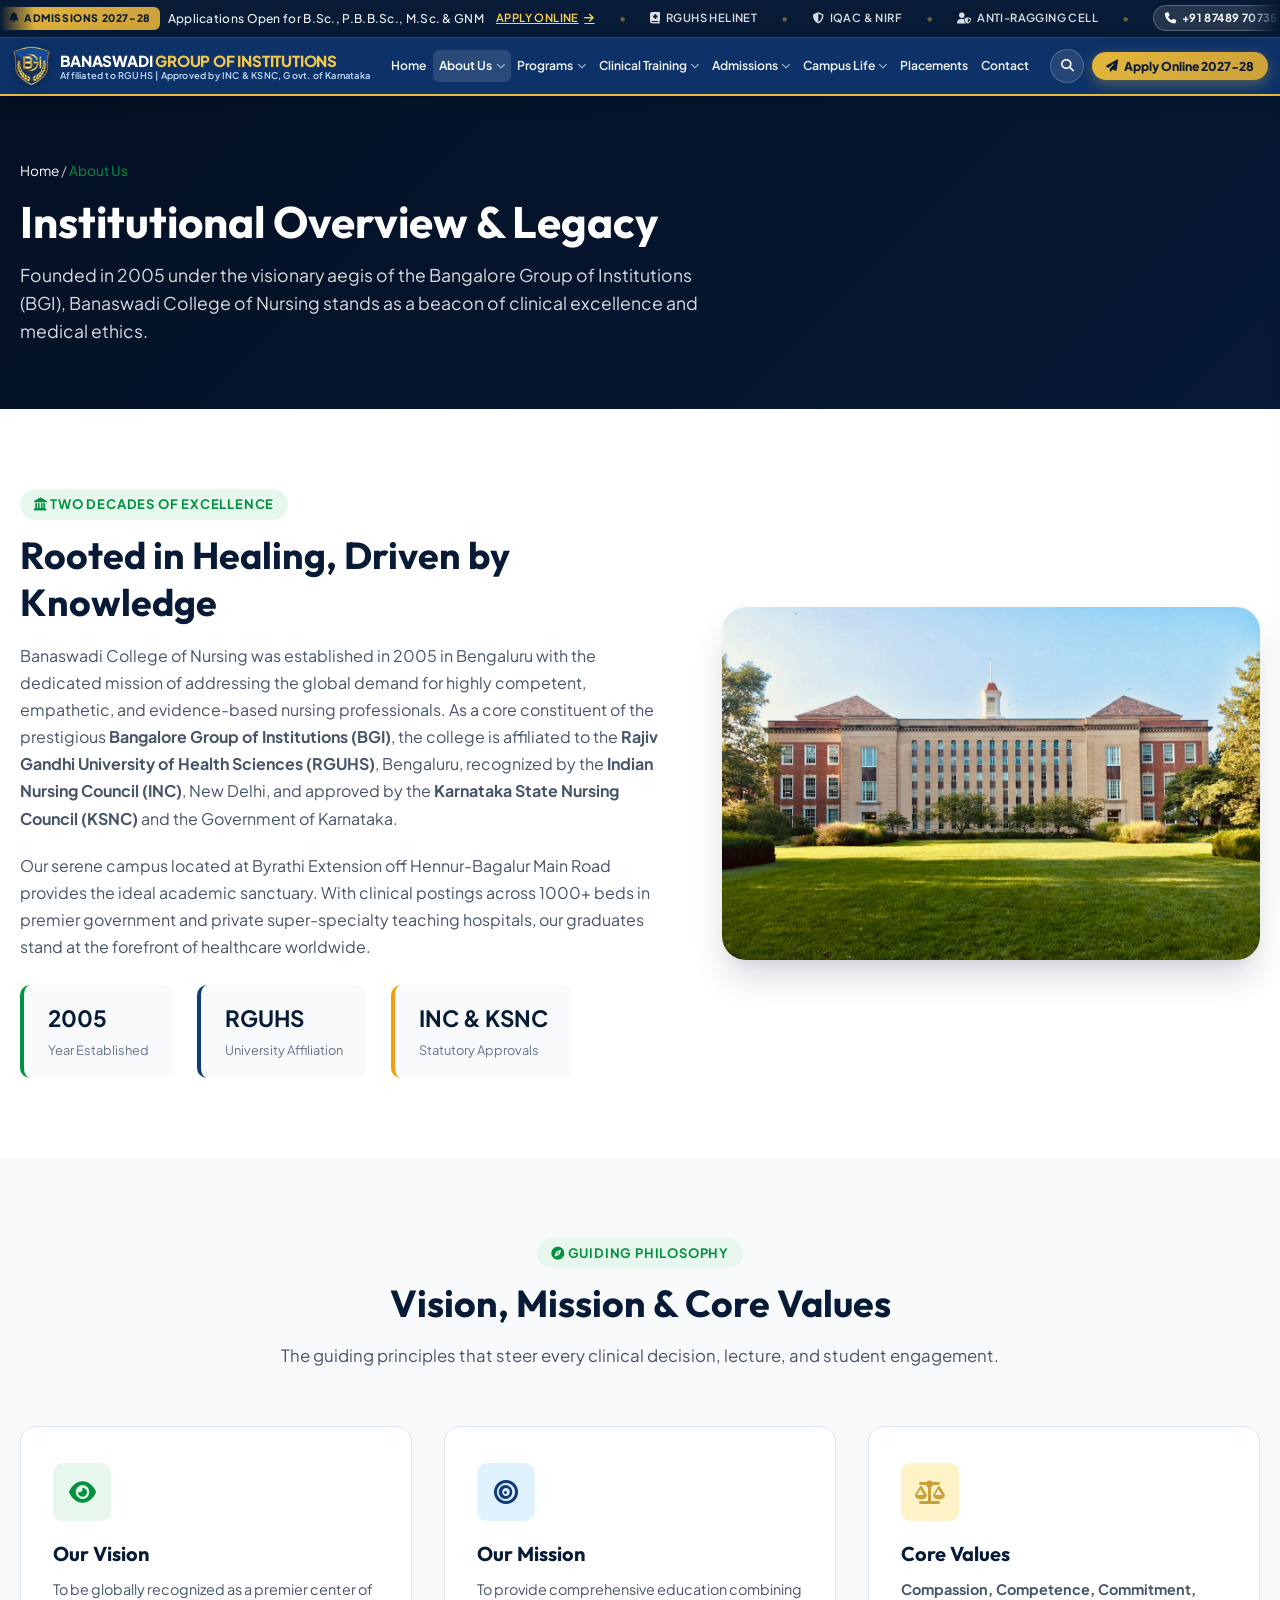
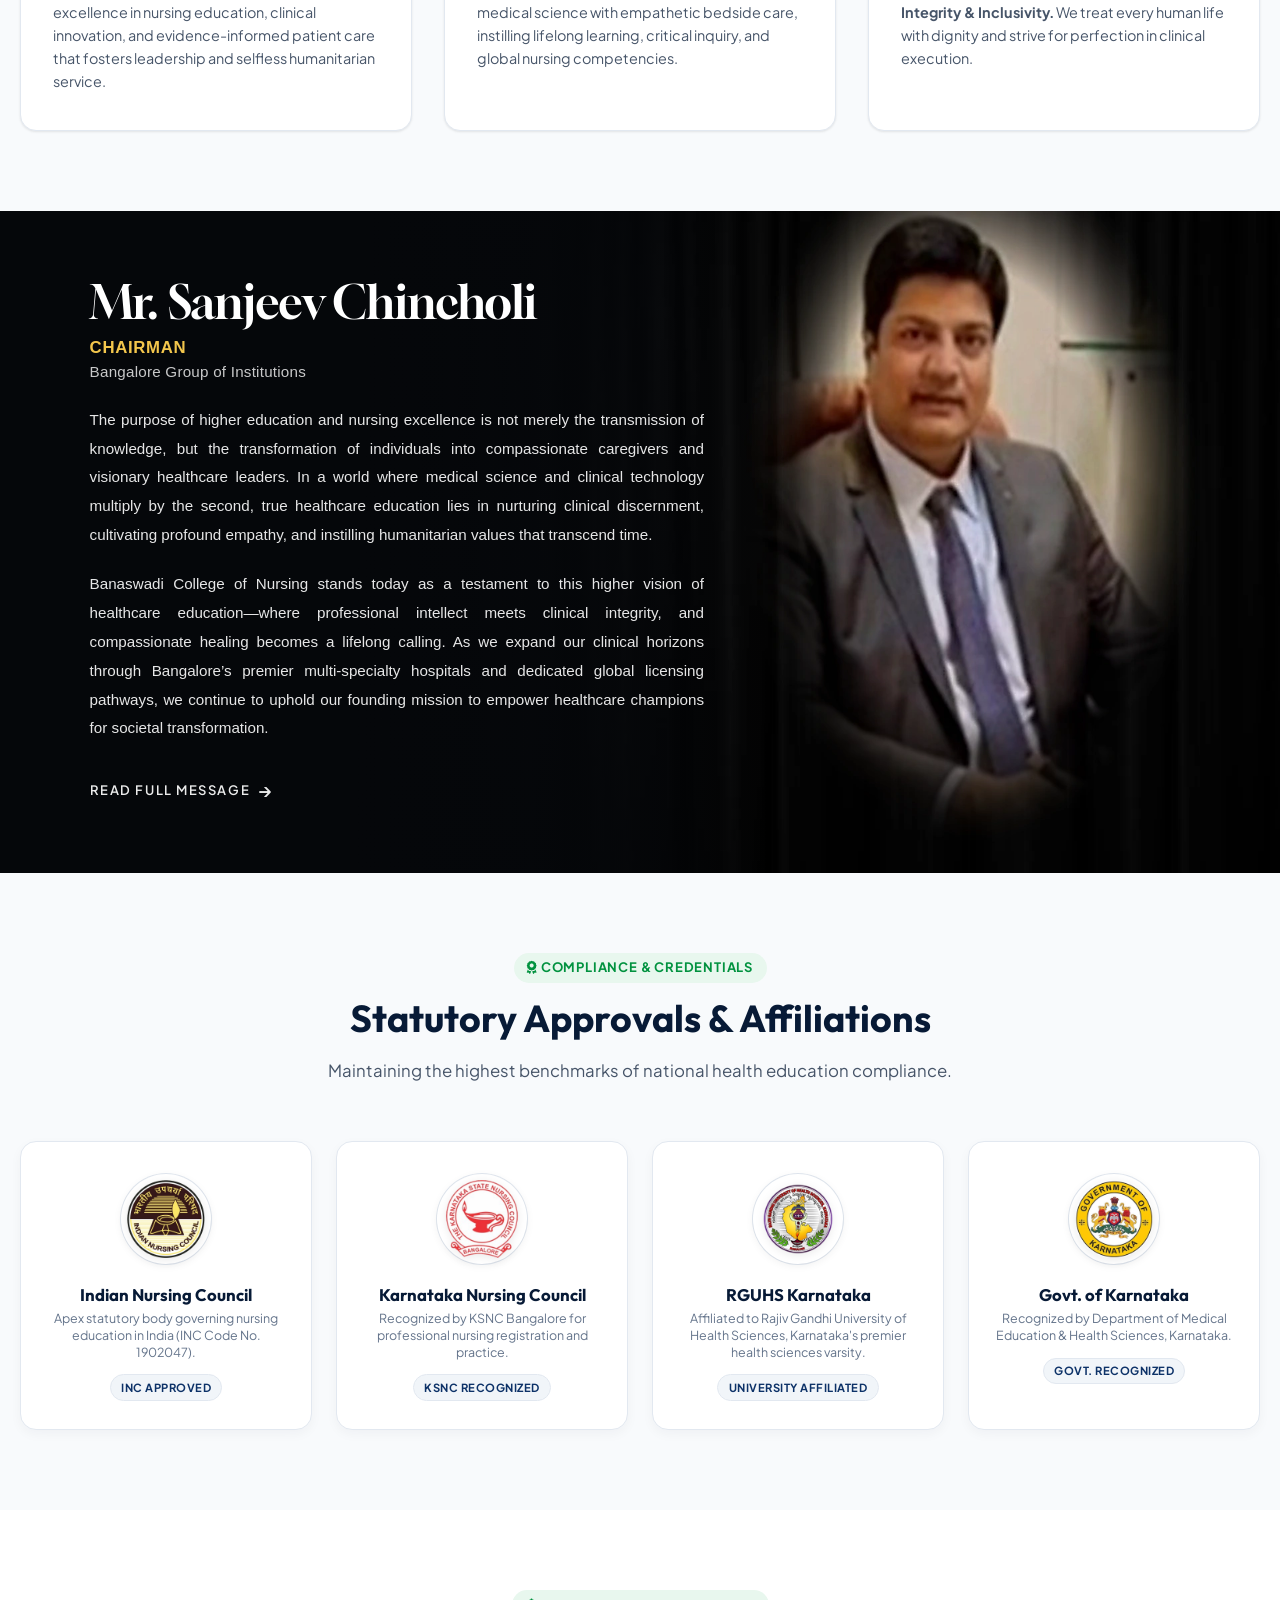
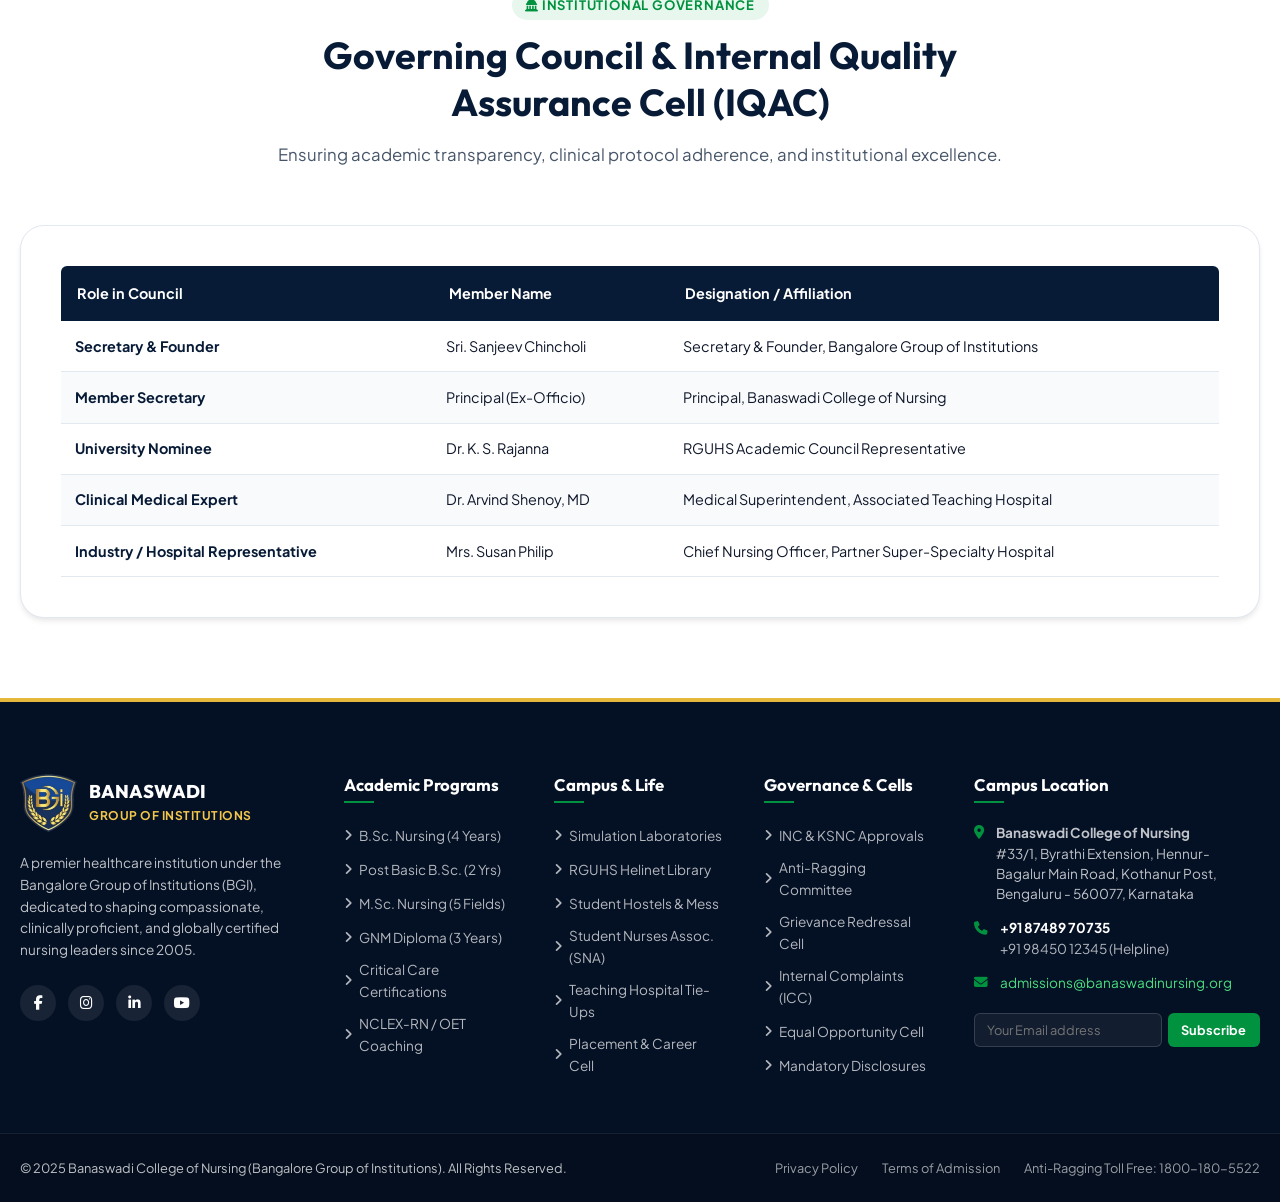
<file: about.html>
<!DOCTYPE html>
<html lang="en">
<head>
  <meta charset="UTF-8">
  <meta name="viewport" content="width=device-width, initial-scale=1.0">
  <title>About Us | Banaswadi College of Nursing - Bangalore Group of Institutions</title>
  <meta name="description" content="Learn about Banaswadi College of Nursing, established in 2005 under the Bangalore Group of Institutions, affiliated to RGUHS and recognized by INC and KSNC.">
  
  <link rel="preconnect" href="https://fonts.googleapis.com">
  <link rel="preconnect" href="https://fonts.gstatic.com" crossorigin>
  <link href="https://fonts.googleapis.com/css2?family=Gloock&family=Outfit:wght@400;500;600;700;800&family=Plus+Jakarta+Sans:wght@400;500;600;700&display=swap" rel="stylesheet">
  <link rel="stylesheet" href="https://cdnjs.cloudflare.com/ajax/libs/font-awesome/6.4.0/css/all.min.css">
  
  <link rel="stylesheet" href="assets/css/style.css">
  <link rel="stylesheet" href="assets/css/animations.css">
</head>
<body>

  <!-- Top Utility Bar -->
  <div class="top-utility-bar" aria-label="Announcement Ticker">
    <div class="top-slider-wrapper">
      <div class="top-slider-track">
        <!-- Group 1 -->
        <div class="top-slider-group">
          <div class="slider-item">
            <span class="badge-pulse"><i class="fa-solid fa-bell"></i> ADMISSIONS 2027-28</span>
            <span class="ticker-text">Applications Open for B.Sc., P.B.B.Sc., M.Sc. &amp; GNM</span>
            <a href="admissions.html" class="ticker-link">Apply Online <i class="fa-solid fa-arrow-right"></i></a>
          </div>
          <span class="slider-separator">&bull;</span>
          <div class="slider-item">
            <a href="https://rguhs.karnataka.gov.in/" target="_blank" rel="noopener"><i class="fa-solid fa-book-medical"></i> RGUHS Helinet</a>
          </div>
          <span class="slider-separator">&bull;</span>
          <div class="slider-item">
            <a href="#governance"><i class="fa-solid fa-shield-halved"></i> IQAC &amp; NIRF</a>
          </div>
          <span class="slider-separator">&bull;</span>
          <div class="slider-item">
            <a href="campus-life.html#anti-ragging"><i class="fa-solid fa-user-shield"></i> Anti-Ragging Cell</a>
          </div>
          <span class="slider-separator">&bull;</span>
          <div class="slider-item">
            <a href="tel:+918748970735" class="top-phone-cta"><i class="fa-solid fa-phone"></i> +91 87489 70735</a>
          </div>
          <span class="slider-separator">&bull;</span>
          <div class="slider-item">
            <span class="slider-highlight"><i class="fa-solid fa-hospital-user"></i> 1000+ Bed Hospital Clinical Tie-Ups</span>
          </div>
          <span class="slider-separator">&bull;</span>
          <div class="slider-item">
            <span class="slider-highlight"><i class="fa-solid fa-earth-americas"></i> Global Placement Cell: UK NHS, USA &amp; Middle East</span>
          </div>
          <span class="slider-separator">&bull;</span>
        </div>

        <!-- Group 2 (Clone for Continuous Infinite Loop) -->
        <div class="top-slider-group" aria-hidden="true">
          <div class="slider-item">
            <span class="badge-pulse"><i class="fa-solid fa-bell"></i> ADMISSIONS 2027-28</span>
            <span class="ticker-text">Applications Open for B.Sc., P.B.B.Sc., M.Sc. &amp; GNM</span>
            <a href="admissions.html" class="ticker-link">Apply Online <i class="fa-solid fa-arrow-right"></i></a>
          </div>
          <span class="slider-separator">&bull;</span>
          <div class="slider-item">
            <a href="https://rguhs.karnataka.gov.in/" target="_blank" rel="noopener"><i class="fa-solid fa-book-medical"></i> RGUHS Helinet</a>
          </div>
          <span class="slider-separator">&bull;</span>
          <div class="slider-item">
            <a href="#governance"><i class="fa-solid fa-shield-halved"></i> IQAC &amp; NIRF</a>
          </div>
          <span class="slider-separator">&bull;</span>
          <div class="slider-item">
            <a href="campus-life.html#anti-ragging"><i class="fa-solid fa-user-shield"></i> Anti-Ragging Cell</a>
          </div>
          <span class="slider-separator">&bull;</span>
          <div class="slider-item">
            <a href="tel:+918748970735" class="top-phone-cta"><i class="fa-solid fa-phone"></i> +91 87489 70735</a>
          </div>
          <span class="slider-separator">&bull;</span>
          <div class="slider-item">
            <span class="slider-highlight"><i class="fa-solid fa-hospital-user"></i> 1000+ Bed Hospital Clinical Tie-Ups</span>
          </div>
          <span class="slider-separator">&bull;</span>
          <div class="slider-item">
            <span class="slider-highlight"><i class="fa-solid fa-earth-americas"></i> Global Placement Cell: UK NHS, USA &amp; Middle East</span>
          </div>
          <span class="slider-separator">&bull;</span>
        </div>
      </div>
    </div>
  </div>

  <!-- Main Navigation -->
  <header class="main-header">
    <div class="header-container">
      <a href="index.html" class="brand-identity">
        <img src="assets/images/emblem.webp" alt="Banaswadi College of Nursing Emblem" class="brand-emblem-img">
        <div class="brand-text-wrap">
          <span class="brand-title">BANASWADI <span>GROUP OF INSTITUTIONS</span></span>
          <span class="brand-accreditation">Affiliated to RGUHS | Approved by INC &amp; KSNC, Govt. of Karnataka</span>
        </div>
      </a>

      <nav class="nav-menu">
        <div class="nav-item">
          <a href="index.html" class="nav-link">Home</a>
        </div>
        <div class="nav-item active">
          <a href="about.html" class="nav-link">About Us <i class="fa-solid fa-chevron-down"></i></a>
          <div class="nav-dropdown">
            <a href="about.html#overview" class="dropdown-link"><i class="fa-solid fa-landmark"></i> Institutional Profile</a>
            <a href="about.html#vision" class="dropdown-link"><i class="fa-solid fa-compass"></i> Vision, Mission &amp; Values</a>
            <a href="about.html#leadership" class="dropdown-link"><i class="fa-solid fa-user-tie"></i> Founder &amp; Principal Desk</a>
            <a href="about.html#accreditations" class="dropdown-link"><i class="fa-solid fa-award"></i> Approvals &amp; Affiliations</a>
            <a href="about.html#governance" class="dropdown-link"><i class="fa-solid fa-building-columns"></i> Governing Council</a>
          </div>
        </div>
        <div class="nav-item">
          <a href="programs.html" class="nav-link">Programs <i class="fa-solid fa-chevron-down"></i></a>
          <div class="nav-dropdown">
            <a href="programs.html#bsc-nursing" class="dropdown-link"><i class="fa-solid fa-user-doctor"></i> B.Sc. Nursing (4 Years)</a>
            <a href="programs.html#pbbsc-nursing" class="dropdown-link"><i class="fa-solid fa-stethoscope"></i> Post Basic B.Sc. (2 Years)</a>
            <a href="programs.html#msc-nursing" class="dropdown-link"><i class="fa-solid fa-graduation-cap"></i> M.Sc. Nursing (5 Specialties)</a>
            <a href="programs.html#gnm" class="dropdown-link"><i class="fa-solid fa-hospital-user"></i> GNM Diploma (3 Years)</a>
            <a href="programs.html#curriculum" class="dropdown-link"><i class="fa-solid fa-clipboard-list"></i> RGUHS Curriculum &amp; Syllabus</a>
          </div>
        </div>
        <div class="nav-item">
          <a href="clinical-training.html" class="nav-link">Clinical Training <i class="fa-solid fa-chevron-down"></i></a>
          <div class="nav-dropdown">
            <a href="clinical-training.html#hospitals" class="dropdown-link"><i class="fa-solid fa-hospital"></i> Associated Multi-Specialty Hospitals</a>
            <a href="clinical-training.html#simulation" class="dropdown-link"><i class="fa-solid fa-microscope"></i> Clinical Simulation &amp; OSCE Labs</a>
            <a href="clinical-training.html#community" class="dropdown-link"><i class="fa-solid fa-users"></i> Community Health Postings</a>
            <a href="clinical-training.html#rotations" class="dropdown-link"><i class="fa-solid fa-calendar-check"></i> Clinical Rotation Schedules</a>
          </div>
        </div>
        <div class="nav-item">
          <a href="admissions.html" class="nav-link">Admissions <i class="fa-solid fa-chevron-down"></i></a>
          <div class="nav-dropdown">
            <a href="admissions.html#eligibility" class="dropdown-link"><i class="fa-solid fa-list-check"></i> Eligibility Criteria 2027-28</a>
            <a href="admissions.html#procedure" class="dropdown-link"><i class="fa-solid fa-file-signature"></i> Admission Procedure</a>
            <a href="admissions.html#fees" class="dropdown-link"><i class="fa-solid fa-hand-holding-dollar"></i> Fee Structure &amp; Scholarships</a>
            <a href="admissions.html#prospectus" class="dropdown-link"><i class="fa-solid fa-file-pdf"></i> Download Prospectus</a>
          </div>
        </div>
        <div class="nav-item">
          <a href="campus-life.html" class="nav-link">Campus Life <i class="fa-solid fa-chevron-down"></i></a>
          <div class="nav-dropdown">
            <a href="campus-life.html#infrastructure" class="dropdown-link"><i class="fa-solid fa-building"></i> Laboratories &amp; Classrooms</a>
            <a href="campus-life.html#library" class="dropdown-link"><i class="fa-solid fa-book-open-reader"></i> Digital Helinet Library</a>
            <a href="campus-life.html#hostels" class="dropdown-link"><i class="fa-solid fa-bed"></i> Separate Hostels &amp; Dining</a>
            <a href="campus-life.html#anti-ragging" class="dropdown-link"><i class="fa-solid fa-scale-balanced"></i> Statutory Committees</a>
          </div>
        </div>
        <div class="nav-item"><a href="placements.html" class="nav-link">Placements</a></div>
        <div class="nav-item"><a href="contact.html" class="nav-link">Contact</a></div>
      </nav>

      <div class="header-actions">
        <button class="btn-search-trigger" title="Search"><i class="fa-solid fa-magnifying-glass"></i></button>
        <button class="btn-primary-apply" data-open-modal="admissionModal">
          <i class="fa-solid fa-paper-plane"></i> Apply Online 2027-28
        </button>
        <button class="mobile-toggle" aria-label="Open Mobile Menu"><i class="fa-solid fa-bars-staggered"></i></button>
      </div>
    </div>
  </header>

  <!-- Page Breadcrumb & Header Banner -->
  <section style="background:linear-gradient(135deg, var(--primary-navy-dark) 0%, var(--primary-navy) 100%); color:#ffffff; padding:4rem 0;">
    <div class="container">
      <div style="font-size:0.85rem; color:rgba(255,255,255,0.7); margin-bottom:0.75rem;">
        <a href="index.html" style="color:#ffffff;">Home</a> / <span style="color:var(--med-green);">About Us</span>
      </div>
      <h1 style="color:#ffffff; font-size:2.75rem; margin-bottom:0.75rem;">Institutional Overview &amp; Legacy</h1>
      <p style="max-width:720px; font-size:1.1rem; color:rgba(255,255,255,0.85); line-height:1.6;">
        Founded in 2005 under the visionary aegis of the Bangalore Group of Institutions (BGI), Banaswadi College of Nursing stands as a beacon of clinical excellence and medical ethics.
      </p>
    </div>
  </section>

  <!-- Section 1: History & Profile -->
  <section class="section-padding" id="overview">
    <div class="container">
      <div style="display:grid; grid-template-columns:1.2fr 1fr; gap:3.5rem; align-items:center;">
        <div>
          <span class="section-tag"><i class="fa-solid fa-landmark"></i> Two Decades of Excellence</span>
          <h2 class="section-title" style="text-align:left;">Rooted in Healing, Driven by Knowledge</h2>
          <p style="font-size:1rem; color:var(--text-muted); line-height:1.7; margin-bottom:1.25rem;">
            Banaswadi College of Nursing was established in 2005 in Bengaluru with the dedicated mission of addressing the global demand for highly competent, empathetic, and evidence-based nursing professionals. As a core constituent of the prestigious <strong>Bangalore Group of Institutions (BGI)</strong>, the college is affiliated to the <strong>Rajiv Gandhi University of Health Sciences (RGUHS)</strong>, Bengaluru, recognized by the <strong>Indian Nursing Council (INC)</strong>, New Delhi, and approved by the <strong>Karnataka State Nursing Council (KSNC)</strong> and the Government of Karnataka.
          </p>
          <p style="font-size:1rem; color:var(--text-muted); line-height:1.7; margin-bottom:1.5rem;">
            Our serene campus located at Byrathi Extension off Hennur-Bagalur Main Road provides the ideal academic sanctuary. With clinical postings across 1000+ beds in premier government and private super-specialty teaching hospitals, our graduates stand at the forefront of healthcare worldwide.
          </p>
          <div style="display:flex; gap:1.5rem; flex-wrap:wrap;">
            <div style="background:var(--bg-slate); padding:1rem 1.5rem; border-radius:var(--radius-md); border-left:4px solid var(--med-green);">
              <strong style="display:block; font-size:1.4rem; color:var(--primary-navy);">2005</strong>
              <span style="font-size:0.8rem; color:var(--text-light);">Year Established</span>
            </div>
            <div style="background:var(--bg-slate); padding:1rem 1.5rem; border-radius:var(--radius-md); border-left:4px solid var(--accent-blue);">
              <strong style="display:block; font-size:1.4rem; color:var(--primary-navy);">RGUHS</strong>
              <span style="font-size:0.8rem; color:var(--text-light);">University Affiliation</span>
            </div>
            <div style="background:var(--bg-slate); padding:1rem 1.5rem; border-radius:var(--radius-md); border-left:4px solid var(--accent-amber);">
              <strong style="display:block; font-size:1.4rem; color:var(--primary-navy);">INC &amp; KSNC</strong>
              <span style="font-size:0.8rem; color:var(--text-light);">Statutory Approvals</span>
            </div>
          </div>
        </div>

        <div>
          <img src="assets/images/campus-building.jpg" alt="Campus Building" style="border-radius:var(--radius-xl); box-shadow:var(--shadow-xl); width:100%;">
        </div>
      </div>
    </div>
  </section>

  <!-- Section 2: Vision, Mission & Core Values -->
  <section class="section-padding" id="vision" style="background:var(--bg-slate);">
    <div class="container">
      <div class="section-header">
        <span class="section-tag"><i class="fa-solid fa-compass"></i> Guiding Philosophy</span>
        <h2 class="section-title">Vision, Mission &amp; Core Values</h2>
        <p class="section-subtitle">The guiding principles that steer every clinical decision, lecture, and student engagement.</p>
      </div>

      <div style="display:grid; grid-template-columns:repeat(3, 1fr); gap:2rem;">
        <div class="feature-box" style="background:#ffffff;">
          <div class="feature-icon-wrapper" style="background:#e8f7ee; color:var(--med-green);"><i class="fa-solid fa-eye"></i></div>
          <h3>Our Vision</h3>
          <p>
            To be globally recognized as a premier center of excellence in nursing education, clinical innovation, and evidence-informed patient care that fosters leadership and selfless humanitarian service.
          </p>
        </div>

        <div class="feature-box" style="background:#ffffff;">
          <div class="feature-icon-wrapper" style="background:#e0f2fe; color:var(--accent-blue);"><i class="fa-solid fa-bullseye"></i></div>
          <h3>Our Mission</h3>
          <p>
            To provide comprehensive education combining medical science with empathetic bedside care, instilling lifelong learning, critical inquiry, and global nursing competencies.
          </p>
        </div>

        <div class="feature-box" style="background:#ffffff;">
          <div class="feature-icon-wrapper" style="background:#fef3c7; color:var(--accent-gold);"><i class="fa-solid fa-scale-balanced"></i></div>
          <h3>Core Values</h3>
          <p>
            <strong>Compassion, Competence, Commitment, Integrity &amp; Inclusivity.</strong> We treat every human life with dignity and strive for perfection in clinical execution.
          </p>
        </div>
      </div>
    </div>
  </section>

  <!-- Section 3: Leadership Desks (Kristu Jayanti Style Dark Studio Showcase) -->
  <section class="leadership-section vc-showcase-section" id="leadership">
    <div class="vc-showcase-wrapper">
      <!-- Left: Leadership Message Content -->
      <div class="vc-showcase-content">
        <div class="vc-showcase-inner">
          <h2 class="vc-showcase-heading leader-title">Mr. Sanjeev Chincholi</h2>
          <div class="vc-leader-credentials">
            <span class="vc-leader-role">Chairman</span>
            <span class="vc-leader-org">Bangalore Group of Institutions</span>
          </div>
          
          <p class="vc-showcase-para">
            The purpose of higher education and nursing excellence is not merely the transmission of knowledge, but the transformation of individuals into compassionate caregivers and visionary healthcare leaders. In a world where medical science and clinical technology multiply by the second, true healthcare education lies in nurturing clinical discernment, cultivating profound empathy, and instilling humanitarian values that transcend time.
          </p>
          
          <p class="vc-showcase-para">
            Banaswadi College of Nursing stands today as a testament to this higher vision of healthcare education&mdash;where professional intellect meets clinical integrity, and compassionate healing becomes a lifelong calling. As we expand our clinical horizons through Bangalore&rsquo;s premier multi-specialty hospitals and dedicated global licensing pathways, we continue to uphold our founding mission to empower healthcare champions for societal transformation.
          </p>
          
          <div class="vc-showcase-action">
            <a href="about.html#governance" class="vc-read-more-btn">
              <span>Read Full Message</span>
              <span class="vc-arrow">&rarr;</span>
            </a>
          </div>
        </div>
      </div>

      <!-- Gradient blend overlay for seamless dark transition -->
      <div class="vc-gradient-overlay"></div>

      <!-- Right: Leader Portrait on Dark Backdrop -->
      <div class="vc-image-wrapper">
        <picture>
          <source media="(max-width: 1023px)" srcset="assets/images/leadership/founder-mobile.webp">
          <img src="assets/images/leadership/founder-showcase.webp" alt="Mr. Sanjeev Chincholi - Chairman, Bangalore Group of Institutions" class="vc-showcase-img" loading="eager">
        </picture>
      </div>
    </div>
  </section>

  <!-- Section 4: Accreditations & Statutory Recognitions -->
  <section class="section-padding" id="accreditations" style="background:var(--bg-slate);">
    <div class="container">
      <div class="section-header">
        <span class="section-tag"><i class="fa-solid fa-award"></i> Compliance &amp; Credentials</span>
        <h2 class="section-title">Statutory Approvals &amp; Affiliations</h2>
        <p class="section-subtitle">Maintaining the highest benchmarks of national health education compliance.</p>
      </div>

      <div class="accred-cards-grid">
        <div class="accred-logo-card">
          <div class="accred-logo-wrap">
            <img src="assets/images/statutory-inc.webp" alt="Indian Nursing Council Emblem" class="statutory-emblem-img">
          </div>
          <div class="accred-card-text">
            <strong>Indian Nursing Council</strong>
            <span class="accred-body-role">Apex statutory body governing nursing education in India (INC Code No. 1902047).</span>
            <span class="accred-badge-pill">INC Approved</span>
          </div>
        </div>

        <div class="accred-logo-card">
          <div class="accred-logo-wrap">
            <img src="assets/images/statutory-ksnc.webp" alt="Karnataka State Nursing Council Emblem" class="statutory-emblem-img">
          </div>
          <div class="accred-card-text">
            <strong>Karnataka Nursing Council</strong>
            <span class="accred-body-role">Recognized by KSNC Bangalore for professional nursing registration and practice.</span>
            <span class="accred-badge-pill">KSNC Recognized</span>
          </div>
        </div>

        <div class="accred-logo-card">
          <div class="accred-logo-wrap">
            <img src="assets/images/statutory-rguhs.webp" alt="RGUHS Karnataka Emblem" class="statutory-emblem-img">
          </div>
          <div class="accred-card-text">
            <strong>RGUHS Karnataka</strong>
            <span class="accred-body-role">Affiliated to Rajiv Gandhi University of Health Sciences, Karnataka's premier health sciences varsity.</span>
            <span class="accred-badge-pill">University Affiliated</span>
          </div>
        </div>

        <div class="accred-logo-card">
          <div class="accred-logo-wrap">
            <img src="assets/images/statutory-karnataka.webp" alt="Government of Karnataka Emblem" class="statutory-emblem-img">
          </div>
          <div class="accred-card-text">
            <strong>Govt. of Karnataka</strong>
            <span class="accred-body-role">Recognized by Department of Medical Education &amp; Health Sciences, Karnataka.</span>
            <span class="accred-badge-pill">Govt. Recognized</span>
          </div>
        </div>
      </div>
    </div>
  </section>

  <!-- Section 5: Governing Council & IQAC -->
  <section class="section-padding" id="governance">
    <div class="container">
      <div class="section-header">
        <span class="section-tag"><i class="fa-solid fa-landmark-dome"></i> Institutional Governance</span>
        <h2 class="section-title">Governing Council &amp; Internal Quality Assurance Cell (IQAC)</h2>
        <p class="section-subtitle">Ensuring academic transparency, clinical protocol adherence, and institutional excellence.</p>
      </div>

      <div style="background:#ffffff; border:1px solid var(--border-light); border-radius:var(--radius-xl); padding:2.5rem; box-shadow:var(--shadow-md);">
        <table style="width:100%; border-collapse:collapse; font-size:0.9rem;">
          <thead>
            <tr style="background:var(--primary-navy); color:#ffffff; text-align:left;">
              <th style="padding:1rem; border-radius:var(--radius-sm) 0 0 0;">Role in Council</th>
              <th style="padding:1rem;">Member Name</th>
              <th style="padding:1rem; border-radius:0 var(--radius-sm) 0 0;">Designation / Affiliation</th>
            </tr>
          </thead>
          <tbody>
            <tr style="border-bottom:1px solid var(--border-light);">
              <td style="padding:0.85rem; font-weight:700; color:var(--primary-navy);">Secretary &amp; Founder</td>
              <td style="padding:0.85rem;">Sri. Sanjeev Chincholi</td>
              <td style="padding:0.85rem;">Secretary &amp; Founder, Bangalore Group of Institutions</td>
            </tr>
            <tr style="border-bottom:1px solid var(--border-light); background:var(--bg-slate);">
              <td style="padding:0.85rem; font-weight:700; color:var(--primary-navy);">Member Secretary</td>
              <td style="padding:0.85rem;">Principal (Ex-Officio)</td>
              <td style="padding:0.85rem;">Principal, Banaswadi College of Nursing</td>
            </tr>
            <tr style="border-bottom:1px solid var(--border-light);">
              <td style="padding:0.85rem; font-weight:700; color:var(--primary-navy);">University Nominee</td>
              <td style="padding:0.85rem;">Dr. K. S. Rajanna</td>
              <td style="padding:0.85rem;">RGUHS Academic Council Representative</td>
            </tr>
            <tr style="border-bottom:1px solid var(--border-light); background:var(--bg-slate);">
              <td style="padding:0.85rem; font-weight:700; color:var(--primary-navy);">Clinical Medical Expert</td>
              <td style="padding:0.85rem;">Dr. Arvind Shenoy, MD</td>
              <td style="padding:0.85rem;">Medical Superintendent, Associated Teaching Hospital</td>
            </tr>
            <tr style="border-bottom:1px solid var(--border-light);">
              <td style="padding:0.85rem; font-weight:700; color:var(--primary-navy);">Industry / Hospital Representative</td>
              <td style="padding:0.85rem;">Mrs. Susan Philip</td>
              <td style="padding:0.85rem;">Chief Nursing Officer, Partner Super-Specialty Hospital</td>
            </tr>
          </tbody>
        </table>
      </div>
    </div>
  </section>

  <!-- Footer -->
  <footer class="site-footer">
    <div class="container">
      <div class="footer-top-grid">
        <!-- Col 1: Brand & Contact Overview -->
        <div class="footer-brand-col">
          <div style="display:flex; align-items:center; gap:0.75rem;">
            <img src="assets/images/emblem.webp" alt="Banaswadi College of Nursing BGI Emblem" style="height:58px; width:auto; object-fit:contain;">
            <div>
              <h3 style="color:#ffffff; font-size:1.15rem; font-weight:800; line-height:1.2; margin:0;">BANASWADI</h3>
              <span style="color:#f3c64c; font-size:0.75rem; font-weight:700; letter-spacing:0.5px;">GROUP OF INSTITUTIONS</span>
            </div>
          </div>
          <p>
            A premier healthcare institution under the Bangalore Group of Institutions (BGI), dedicated to shaping compassionate, clinically proficient, and globally certified nursing leaders since 2005.
          </p>
          <div class="footer-social-links">
            <a href="#" class="social-icon-btn" aria-label="Facebook"><i class="fa-brands fa-facebook-f"></i></a>
            <a href="#" class="social-icon-btn" aria-label="Instagram"><i class="fa-brands fa-instagram"></i></a>
            <a href="#" class="social-icon-btn" aria-label="LinkedIn"><i class="fa-brands fa-linkedin-in"></i></a>
            <a href="#" class="social-icon-btn" aria-label="YouTube"><i class="fa-brands fa-youtube"></i></a>
          </div>
        </div>

        <!-- Col 2: Academic Programs -->
        <div class="footer-col">
          <h4>Academic Programs</h4>
          <ul class="footer-links-list">
            <li><a href="programs.html#bsc-nursing"><i class="fa-solid fa-angle-right"></i> B.Sc. Nursing (4 Years)</a></li>
            <li><a href="programs.html#pbbsc-nursing"><i class="fa-solid fa-angle-right"></i> Post Basic B.Sc. (2 Yrs)</a></li>
            <li><a href="programs.html#msc-nursing"><i class="fa-solid fa-angle-right"></i> M.Sc. Nursing (5 Fields)</a></li>
            <li><a href="programs.html#gnm"><i class="fa-solid fa-angle-right"></i> GNM Diploma (3 Years)</a></li>
            <li><a href="programs.html#certifications"><i class="fa-solid fa-angle-right"></i> Critical Care Certifications</a></li>
            <li><a href="placements.html#global-pathways"><i class="fa-solid fa-angle-right"></i> NCLEX-RN / OET Coaching</a></li>
          </ul>
        </div>

        <!-- Col 3: Student & Campus Corner (Jayantian Style) -->
        <div class="footer-col">
          <h4>Campus &amp; Life</h4>
          <ul class="footer-links-list">
            <li><a href="campus-life.html#infrastructure"><i class="fa-solid fa-angle-right"></i> Simulation Laboratories</a></li>
            <li><a href="campus-life.html#library"><i class="fa-solid fa-angle-right"></i> RGUHS Helinet Library</a></li>
            <li><a href="campus-life.html#hostels"><i class="fa-solid fa-angle-right"></i> Student Hostels &amp; Mess</a></li>
            <li><a href="campus-life.html#sna"><i class="fa-solid fa-angle-right"></i> Student Nurses Assoc. (SNA)</a></li>
            <li><a href="clinical-training.html#hospitals"><i class="fa-solid fa-angle-right"></i> Teaching Hospital Tie-Ups</a></li>
            <li><a href="placements.html"><i class="fa-solid fa-angle-right"></i> Placement &amp; Career Cell</a></li>
          </ul>
        </div>

        <!-- Col 4: Statutory & Governance Disclosures -->
        <div class="footer-col">
          <h4>Governance &amp; Cells</h4>
          <ul class="footer-links-list">
            <li><a href="about.html#accreditations"><i class="fa-solid fa-angle-right"></i> INC &amp; KSNC Approvals</a></li>
            <li><a href="campus-life.html#anti-ragging"><i class="fa-solid fa-angle-right"></i> Anti-Ragging Committee</a></li>
            <li><a href="about.html#governance"><i class="fa-solid fa-angle-right"></i> Grievance Redressal Cell</a></li>
            <li><a href="about.html#governance"><i class="fa-solid fa-angle-right"></i> Internal Complaints (ICC)</a></li>
            <li><a href="about.html#governance"><i class="fa-solid fa-angle-right"></i> Equal Opportunity Cell</a></li>
            <li><a href="admissions.html#prospectus"><i class="fa-solid fa-angle-right"></i> Mandatory Disclosures</a></li>
          </ul>
        </div>

        <!-- Col 5: Campus Address & Helpline -->
        <div class="footer-col">
          <h4>Campus Location</h4>
          <div class="footer-contact-item">
            <i class="fa-solid fa-location-dot"></i>
            <div>
              <strong>Banaswadi College of Nursing</strong><br>
              #33/1, Byrathi Extension, Hennur-Bagalur Main Road, Kothanur Post, Bengaluru - 560077, Karnataka
            </div>
          </div>
          <div class="footer-contact-item">
            <i class="fa-solid fa-phone"></i>
            <div>
              <a href="tel:+918748970735" style="color:#ffffff; font-weight:700;">+91 87489 70735</a><br>
              <a href="tel:+919845012345" style="color:rgba(255,255,255,0.7);">+91 98450 12345 (Helpline)</a>
            </div>
          </div>
          <div class="footer-contact-item">
            <i class="fa-solid fa-envelope"></i>
            <div>
              <a href="mailto:admissions@banaswadinursing.org" style="color:#4ade80;">admissions@banaswadinursing.org</a>
            </div>
          </div>

          <!-- Quick Newsletter Subscription -->
          <form id="footerNewsletterForm" style="margin-top:1.25rem;">
            <div style="display:flex; gap:0.35rem;">
              <input type="email" placeholder="Your Email address" required style="padding:0.5rem 0.75rem; border-radius:var(--radius-sm); border:1px solid rgba(255,255,255,0.15); background:rgba(255,255,255,0.06); color:#fff; font-size:0.8rem; flex:1;">
              <button type="submit" style="background:var(--med-green); color:#fff; border:none; padding:0.5rem 0.85rem; border-radius:var(--radius-sm); font-size:0.8rem; font-weight:700; cursor:pointer;">
                Subscribe
              </button>
            </div>
          </form>
        </div>
      </div>
    </div>

    <!-- Bottom Copyright & Compliance Strip -->
    <div class="footer-bottom-bar">
      <div class="container">
        <div class="footer-bottom-inner">
          <div>
            &copy; 2025 Banaswadi College of Nursing (Bangalore Group of Institutions). All Rights Reserved.
          </div>
          <div class="footer-legal-links">
            <a href="about.html">Privacy Policy</a>
            <a href="about.html">Terms of Admission</a>
            <a href="campus-life.html#anti-ragging">Anti-Ragging Toll Free: 1800-180-5522</a>
          </div>
        </div>
      </div>
    </div>
  </footer>

  <script src="assets/js/main.js"></script>
  <script src="assets/js/form-handler.js"></script>
<!-- ==========================================================================
       MOBILE DRAWER NAVIGATION
       ========================================================================== -->
  <div class="mobile-drawer-backdrop"></div>
  <aside class="mobile-nav-drawer">
    <div class="mobile-drawer-header">
      <div style="display:flex; align-items:center; gap:0.65rem;">
        <img src="assets/images/emblem.webp" alt="BGI Emblem" style="height:40px; object-fit:contain;">
        <div>
          <span style="font-weight:800; font-size:0.95rem; color:var(--primary-navy); display:block; line-height:1.2;">Banaswadi College of Nursing</span>
        </div>
      </div>
      <button class="mobile-drawer-close" style="background:none; border:none; font-size:1.4rem; color:var(--text-dark); cursor:pointer;">
        <i class="fa-solid fa-xmark"></i>
      </button>
    </div>

    <div class="mobile-drawer-nav">
      <a href="index.html" class="mobile-nav-link active">Home <i class="fa-solid fa-angle-right"></i></a>
      <a href="about.html" class="mobile-nav-link">About College <i class="fa-solid fa-angle-right"></i></a>
      <a href="programs.html" class="mobile-nav-link">Nursing Programs <i class="fa-solid fa-angle-right"></i></a>
      <a href="clinical-training.html" class="mobile-nav-link">Clinical Training &amp; Hospitals <i class="fa-solid fa-angle-right"></i></a>
      <a href="admissions.html" class="mobile-nav-link">Admissions 2027-28 <i class="fa-solid fa-angle-right"></i></a>
      <a href="campus-life.html" class="mobile-nav-link">Campus Life &amp; Hostels <i class="fa-solid fa-angle-right"></i></a>
      <a href="placements.html" class="mobile-nav-link">Placements &amp; Careers <i class="fa-solid fa-angle-right"></i></a>
      <a href="contact.html" class="mobile-nav-link">Contact &amp; Location <i class="fa-solid fa-angle-right"></i></a>
    </div>

    <div style="padding:1.5rem; margin-top:auto; border-top:1px solid var(--border-light);">
      <button class="btn-primary-apply" style="width:100%; justify-content:center;" data-open-modal="admissionModal">
        <i class="fa-solid fa-paper-plane"></i> Apply Online
      </button>
      <div style="text-align:center; margin-top:1rem; font-size:0.8rem; color:var(--text-light);">
        <i class="fa-solid fa-phone"></i> +91 87489 70735
      </div>
    </div>
  </aside>

  <!-- ==========================================================================
       MODAL: ADMISSIONS
</body>
</html>
</file>
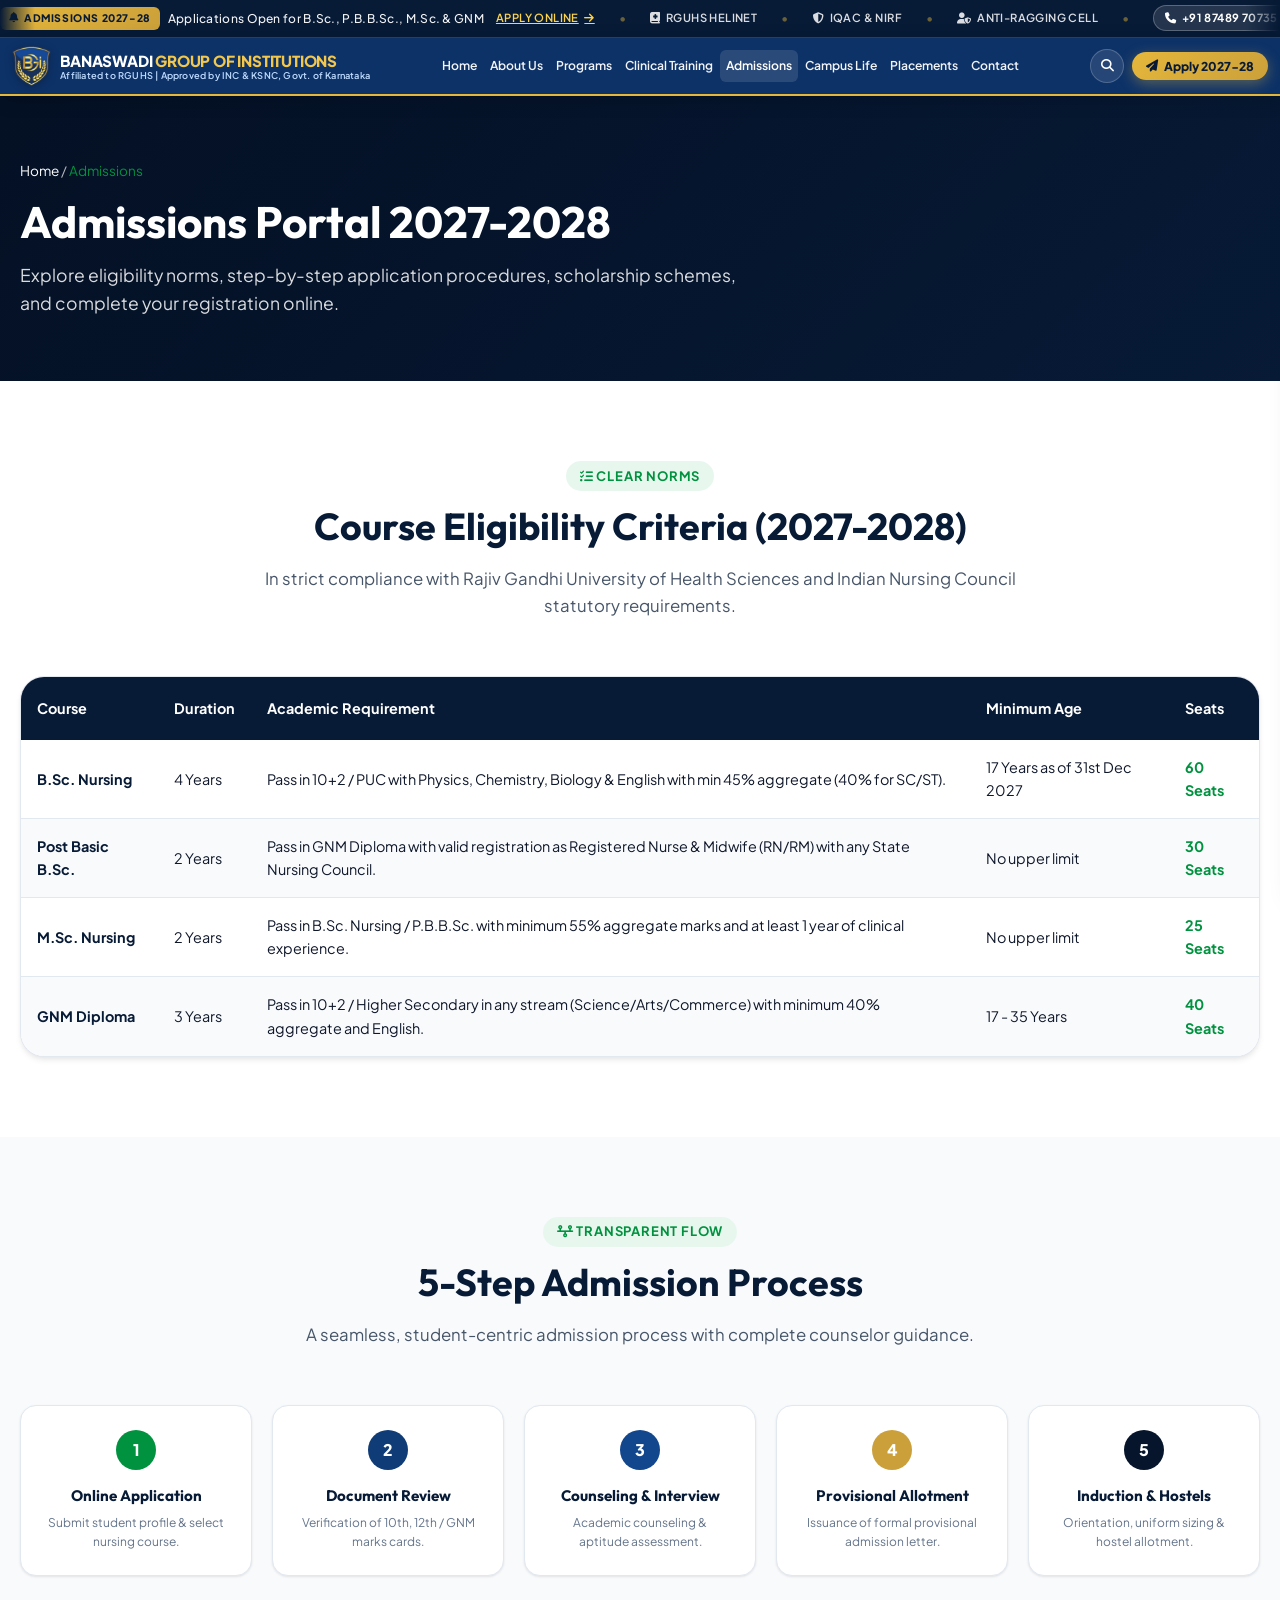
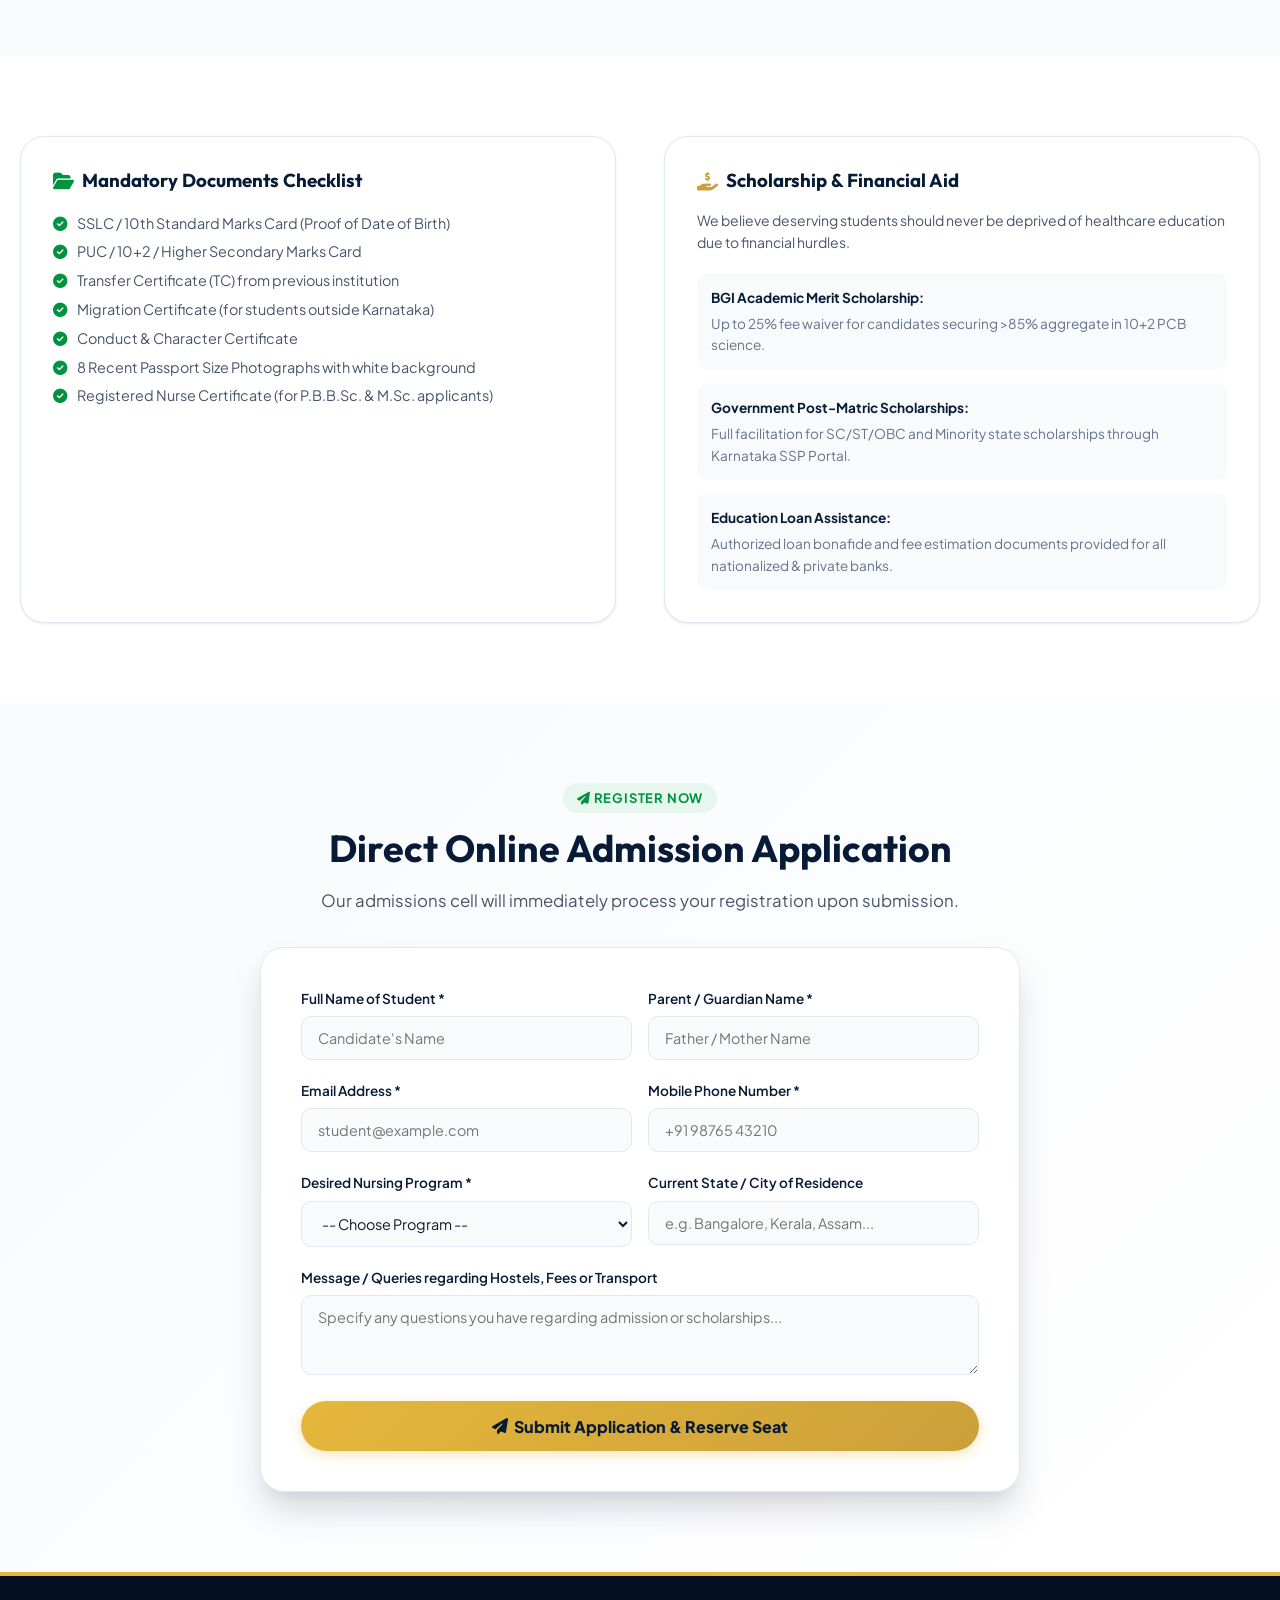
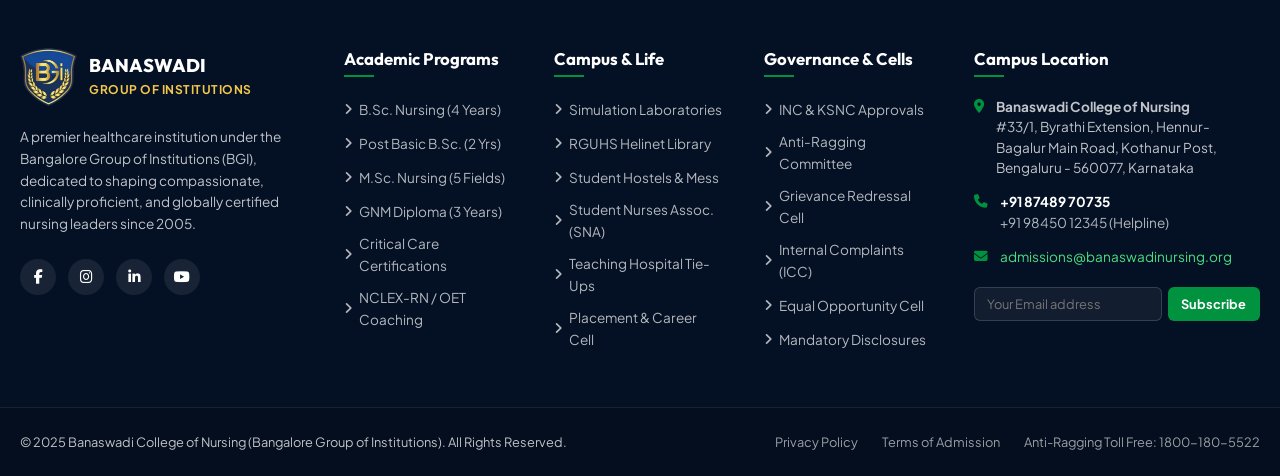
<file: admissions.html>
<!DOCTYPE html>
<html lang="en">
<head>
  <meta charset="UTF-8">
  <meta name="viewport" content="width=device-width, initial-scale=1.0">
  <title>Admissions 2027-28 | Banaswadi College of Nursing Bangalore</title>
  <meta name="description" content="Apply online for Admissions 2027-2028 at Banaswadi College of Nursing: B.Sc Nursing, Post Basic B.Sc, M.Sc Nursing, and GNM. Eligibility, fees, and scholarship details.">
  
  <link rel="preconnect" href="https://fonts.googleapis.com">
  <link rel="preconnect" href="https://fonts.gstatic.com" crossorigin>
  <link href="https://fonts.googleapis.com/css2?family=Outfit:wght@400;500;600;700;800&family=Plus+Jakarta+Sans:wght@400;500;600;700&display=swap" rel="stylesheet">
  <link rel="stylesheet" href="https://cdnjs.cloudflare.com/ajax/libs/font-awesome/6.4.0/css/all.min.css">
  
  <link rel="stylesheet" href="assets/css/style.css">
  <link rel="stylesheet" href="assets/css/animations.css">
</head>
<body>

  <!-- Top Utility Bar -->
  <div class="top-utility-bar" aria-label="Announcement Ticker">
    <div class="top-slider-wrapper">
      <div class="top-slider-track">
        <!-- Group 1 -->
        <div class="top-slider-group">
          <div class="slider-item">
            <span class="badge-pulse"><i class="fa-solid fa-bell"></i> ADMISSIONS 2027-28</span>
            <span class="ticker-text">Applications Open for B.Sc., P.B.B.Sc., M.Sc. &amp; GNM</span>
            <a href="admissions.html" class="ticker-link">Apply Online <i class="fa-solid fa-arrow-right"></i></a>
          </div>
          <span class="slider-separator">&bull;</span>
          <div class="slider-item">
            <a href="https://rguhs.karnataka.gov.in/" target="_blank" rel="noopener"><i class="fa-solid fa-book-medical"></i> RGUHS Helinet</a>
          </div>
          <span class="slider-separator">&bull;</span>
          <div class="slider-item">
            <a href="about.html#governance"><i class="fa-solid fa-shield-halved"></i> IQAC &amp; NIRF</a>
          </div>
          <span class="slider-separator">&bull;</span>
          <div class="slider-item">
            <a href="campus-life.html#anti-ragging"><i class="fa-solid fa-user-shield"></i> Anti-Ragging Cell</a>
          </div>
          <span class="slider-separator">&bull;</span>
          <div class="slider-item">
            <a href="tel:+918748970735" class="top-phone-cta"><i class="fa-solid fa-phone"></i> +91 87489 70735</a>
          </div>
          <span class="slider-separator">&bull;</span>
          <div class="slider-item">
            <span class="slider-highlight"><i class="fa-solid fa-hospital-user"></i> 1000+ Bed Hospital Clinical Tie-Ups</span>
          </div>
          <span class="slider-separator">&bull;</span>
          <div class="slider-item">
            <span class="slider-highlight"><i class="fa-solid fa-earth-americas"></i> Global Placement Cell: UK NHS, USA &amp; Middle East</span>
          </div>
          <span class="slider-separator">&bull;</span>
        </div>

        <!-- Group 2 (Clone for Continuous Infinite Loop) -->
        <div class="top-slider-group" aria-hidden="true">
          <div class="slider-item">
            <span class="badge-pulse"><i class="fa-solid fa-bell"></i> ADMISSIONS 2027-28</span>
            <span class="ticker-text">Applications Open for B.Sc., P.B.B.Sc., M.Sc. &amp; GNM</span>
            <a href="admissions.html" class="ticker-link">Apply Online <i class="fa-solid fa-arrow-right"></i></a>
          </div>
          <span class="slider-separator">&bull;</span>
          <div class="slider-item">
            <a href="https://rguhs.karnataka.gov.in/" target="_blank" rel="noopener"><i class="fa-solid fa-book-medical"></i> RGUHS Helinet</a>
          </div>
          <span class="slider-separator">&bull;</span>
          <div class="slider-item">
            <a href="about.html#governance"><i class="fa-solid fa-shield-halved"></i> IQAC &amp; NIRF</a>
          </div>
          <span class="slider-separator">&bull;</span>
          <div class="slider-item">
            <a href="campus-life.html#anti-ragging"><i class="fa-solid fa-user-shield"></i> Anti-Ragging Cell</a>
          </div>
          <span class="slider-separator">&bull;</span>
          <div class="slider-item">
            <a href="tel:+918748970735" class="top-phone-cta"><i class="fa-solid fa-phone"></i> +91 87489 70735</a>
          </div>
          <span class="slider-separator">&bull;</span>
          <div class="slider-item">
            <span class="slider-highlight"><i class="fa-solid fa-hospital-user"></i> 1000+ Bed Hospital Clinical Tie-Ups</span>
          </div>
          <span class="slider-separator">&bull;</span>
          <div class="slider-item">
            <span class="slider-highlight"><i class="fa-solid fa-earth-americas"></i> Global Placement Cell: UK NHS, USA &amp; Middle East</span>
          </div>
          <span class="slider-separator">&bull;</span>
        </div>
      </div>
    </div>
  </div>

  <!-- Main Navigation -->
  <header class="main-header">
    <div class="header-container">
      <a href="index.html" class="brand-identity">
        <img src="assets/images/emblem.webp" alt="Banaswadi College of Nursing Emblem" class="brand-emblem-img">
        <div class="brand-text-wrap">
          <span class="brand-title">BANASWADI <span>GROUP OF INSTITUTIONS</span></span>
          <span class="brand-accreditation">Affiliated to RGUHS | Approved by INC &amp; KSNC, Govt. of Karnataka</span>
        </div>
      </a>

      <nav class="nav-menu">
        <div class="nav-item"><a href="index.html" class="nav-link">Home</a></div>
        <div class="nav-item"><a href="about.html" class="nav-link">About Us</a></div>
        <div class="nav-item"><a href="programs.html" class="nav-link">Programs</a></div>
        <div class="nav-item"><a href="clinical-training.html" class="nav-link">Clinical Training</a></div>
        <div class="nav-item active"><a href="admissions.html" class="nav-link">Admissions</a></div>
        <div class="nav-item"><a href="campus-life.html" class="nav-link">Campus Life</a></div>
        <div class="nav-item"><a href="placements.html" class="nav-link">Placements</a></div>
        <div class="nav-item"><a href="contact.html" class="nav-link">Contact</a></div>
      </nav>

      <div class="header-actions">
        <button class="btn-search-trigger" title="Search"><i class="fa-solid fa-magnifying-glass"></i></button>
        <button class="btn-primary-apply" data-open-modal="admissionModal">
          <i class="fa-solid fa-paper-plane"></i> Apply 2027-28
        </button>
        <button class="mobile-toggle" aria-label="Open Mobile Menu"><i class="fa-solid fa-bars-staggered"></i></button>
      </div>
    </div>
  </header>

  <!-- Banner -->
  <section style="background:linear-gradient(135deg, var(--primary-navy-dark) 0%, var(--primary-navy) 100%); color:#ffffff; padding:4rem 0;">
    <div class="container">
      <div style="font-size:0.85rem; color:rgba(255,255,255,0.7); margin-bottom:0.75rem;">
        <a href="index.html" style="color:#ffffff;">Home</a> / <span style="color:var(--med-green);">Admissions</span>
      </div>
      <h1 style="color:#ffffff; font-size:2.75rem; margin-bottom:0.75rem;">Admissions Portal 2027-2028</h1>
      <p style="max-width:750px; font-size:1.1rem; color:rgba(255,255,255,0.85); line-height:1.6;">
        Explore eligibility norms, step-by-step application procedures, scholarship schemes, and complete your registration online.
      </p>
    </div>
  </section>

  <!-- Section 1: Eligibility Criteria Table -->
  <section class="section-padding" id="eligibility">
    <div class="container">
      <div class="section-header">
        <span class="section-tag"><i class="fa-solid fa-list-check"></i> Clear Norms</span>
        <h2 class="section-title">Course Eligibility Criteria (2027-2028)</h2>
        <p class="section-subtitle">
          In strict compliance with Rajiv Gandhi University of Health Sciences and Indian Nursing Council statutory requirements.
        </p>
      </div>

      <div style="background:#ffffff; border:1px solid var(--border-light); border-radius:var(--radius-xl); overflow:hidden; box-shadow:var(--shadow-md);">
        <table style="width:100%; border-collapse:collapse; font-size:0.9rem;">
          <thead>
            <tr style="background:var(--primary-navy); color:#ffffff; text-align:left;">
              <th style="padding:1.25rem 1rem;">Course</th>
              <th style="padding:1.25rem 1rem;">Duration</th>
              <th style="padding:1.25rem 1rem;">Academic Requirement</th>
              <th style="padding:1.25rem 1rem;">Minimum Age</th>
              <th style="padding:1.25rem 1rem;">Seats</th>
            </tr>
          </thead>
          <tbody>
            <tr style="border-bottom:1px solid var(--border-light);">
              <td style="padding:1rem; font-weight:700; color:var(--primary-navy);">B.Sc. Nursing</td>
              <td style="padding:1rem;">4 Years</td>
              <td style="padding:1rem;">Pass in 10+2 / PUC with Physics, Chemistry, Biology &amp; English with min 45% aggregate (40% for SC/ST).</td>
              <td style="padding:1rem;">17 Years as of 31st Dec 2027</td>
              <td style="padding:1rem; font-weight:700; color:var(--med-green);">60 Seats</td>
            </tr>
            <tr style="border-bottom:1px solid var(--border-light); background:var(--bg-slate);">
              <td style="padding:1rem; font-weight:700; color:var(--primary-navy);">Post Basic B.Sc.</td>
              <td style="padding:1rem;">2 Years</td>
              <td style="padding:1rem;">Pass in GNM Diploma with valid registration as Registered Nurse &amp; Midwife (RN/RM) with any State Nursing Council.</td>
              <td style="padding:1rem;">No upper limit</td>
              <td style="padding:1rem; font-weight:700; color:var(--med-green);">30 Seats</td>
            </tr>
            <tr style="border-bottom:1px solid var(--border-light);">
              <td style="padding:1rem; font-weight:700; color:var(--primary-navy);">M.Sc. Nursing</td>
              <td style="padding:1rem;">2 Years</td>
              <td style="padding:1rem;">Pass in B.Sc. Nursing / P.B.B.Sc. with minimum 55% aggregate marks and at least 1 year of clinical experience.</td>
              <td style="padding:1rem;">No upper limit</td>
              <td style="padding:1rem; font-weight:700; color:var(--med-green);">25 Seats</td>
            </tr>
            <tr style="background:var(--bg-slate);">
              <td style="padding:1rem; font-weight:700; color:var(--primary-navy);">GNM Diploma</td>
              <td style="padding:1rem;">3 Years</td>
              <td style="padding:1rem;">Pass in 10+2 / Higher Secondary in any stream (Science/Arts/Commerce) with minimum 40% aggregate and English.</td>
              <td style="padding:1rem;">17 - 35 Years</td>
              <td style="padding:1rem; font-weight:700; color:var(--med-green);">40 Seats</td>
            </tr>
          </tbody>
        </table>
      </div>
    </div>
  </section>

  <!-- Section 2: Step-by-Step Procedure -->
  <section class="section-padding" id="procedure" style="background:var(--bg-slate);">
    <div class="container">
      <div class="section-header">
        <span class="section-tag"><i class="fa-solid fa-timeline"></i> Transparent Flow</span>
        <h2 class="section-title">5-Step Admission Process</h2>
        <p class="section-subtitle">A seamless, student-centric admission process with complete counselor guidance.</p>
      </div>

      <div style="display:grid; grid-template-columns:repeat(5, 1fr); gap:1.25rem;">
        <div style="background:#ffffff; border:1px solid var(--border-light); border-radius:var(--radius-lg); padding:1.5rem; text-align:center; box-shadow:var(--shadow-sm);">
          <div style="width:40px; height:40px; border-radius:var(--radius-full); background:var(--med-green); color:#fff; font-weight:800; display:flex; align-items:center; justify-content:center; margin:0 auto 1rem auto;">1</div>
          <h4 style="font-size:0.95rem; color:var(--primary-navy); margin-bottom:0.5rem;">Online Application</h4>
          <p style="font-size:0.75rem; color:var(--text-light);">Submit student profile &amp; select nursing course.</p>
        </div>

        <div style="background:#ffffff; border:1px solid var(--border-light); border-radius:var(--radius-lg); padding:1.5rem; text-align:center; box-shadow:var(--shadow-sm);">
          <div style="width:40px; height:40px; border-radius:var(--radius-full); background:var(--accent-blue); color:#fff; font-weight:800; display:flex; align-items:center; justify-content:center; margin:0 auto 1rem auto;">2</div>
          <h4 style="font-size:0.95rem; color:var(--primary-navy); margin-bottom:0.5rem;">Document Review</h4>
          <p style="font-size:0.75rem; color:var(--text-light);">Verification of 10th, 12th / GNM marks cards.</p>
        </div>

        <div style="background:#ffffff; border:1px solid var(--border-light); border-radius:var(--radius-lg); padding:1.5rem; text-align:center; box-shadow:var(--shadow-sm);">
          <div style="width:40px; height:40px; border-radius:var(--radius-full); background:var(--accent-royal); color:#fff; font-weight:800; display:flex; align-items:center; justify-content:center; margin:0 auto 1rem auto;">3</div>
          <h4 style="font-size:0.95rem; color:var(--primary-navy); margin-bottom:0.5rem;">Counseling &amp; Interview</h4>
          <p style="font-size:0.75rem; color:var(--text-light);">Academic counseling &amp; aptitude assessment.</p>
        </div>

        <div style="background:#ffffff; border:1px solid var(--border-light); border-radius:var(--radius-lg); padding:1.5rem; text-align:center; box-shadow:var(--shadow-sm);">
          <div style="width:40px; height:40px; border-radius:var(--radius-full); background:var(--accent-gold); color:#fff; font-weight:800; display:flex; align-items:center; justify-content:center; margin:0 auto 1rem auto;">4</div>
          <h4 style="font-size:0.95rem; color:var(--primary-navy); margin-bottom:0.5rem;">Provisional Allotment</h4>
          <p style="font-size:0.75rem; color:var(--text-light);">Issuance of formal provisional admission letter.</p>
        </div>

        <div style="background:#ffffff; border:1px solid var(--border-light); border-radius:var(--radius-lg); padding:1.5rem; text-align:center; box-shadow:var(--shadow-sm);">
          <div style="width:40px; height:40px; border-radius:var(--radius-full); background:#06152b; color:#fff; font-weight:800; display:flex; align-items:center; justify-content:center; margin:0 auto 1rem auto;">5</div>
          <h4 style="font-size:0.95rem; color:var(--primary-navy); margin-bottom:0.5rem;">Induction &amp; Hostels</h4>
          <p style="font-size:0.75rem; color:var(--text-light);">Orientation, uniform sizing &amp; hostel allotment.</p>
        </div>
      </div>
    </div>
  </section>

  <!-- Section 3: Document Checklist & Scholarships -->
  <section class="section-padding" id="fees">
    <div class="container">
      <div style="display:grid; grid-template-columns:1fr 1fr; gap:3rem;">
        <!-- Checklist -->
        <div style="background:#ffffff; border:1px solid var(--border-light); border-radius:var(--radius-xl); padding:2rem; box-shadow:var(--shadow-sm);">
          <h3 style="color:var(--primary-navy); margin-bottom:1rem; display:flex; align-items:center; gap:0.5rem;">
            <i class="fa-solid fa-folder-open" style="color:var(--med-green);"></i> Mandatory Documents Checklist
          </h3>
          <ul style="font-size:0.9rem; color:var(--text-muted); line-height:2;">
            <li><i class="fa-solid fa-circle-check" style="color:var(--med-green); margin-right:0.5rem;"></i> SSLC / 10th Standard Marks Card (Proof of Date of Birth)</li>
            <li><i class="fa-solid fa-circle-check" style="color:var(--med-green); margin-right:0.5rem;"></i> PUC / 10+2 / Higher Secondary Marks Card</li>
            <li><i class="fa-solid fa-circle-check" style="color:var(--med-green); margin-right:0.5rem;"></i> Transfer Certificate (TC) from previous institution</li>
            <li><i class="fa-solid fa-circle-check" style="color:var(--med-green); margin-right:0.5rem;"></i> Migration Certificate (for students outside Karnataka)</li>
            <li><i class="fa-solid fa-circle-check" style="color:var(--med-green); margin-right:0.5rem;"></i> Conduct &amp; Character Certificate</li>
            <li><i class="fa-solid fa-circle-check" style="color:var(--med-green); margin-right:0.5rem;"></i> 8 Recent Passport Size Photographs with white background</li>
            <li><i class="fa-solid fa-circle-check" style="color:var(--med-green); margin-right:0.5rem;"></i> Registered Nurse Certificate (for P.B.B.Sc. &amp; M.Sc. applicants)</li>
          </ul>
        </div>

        <!-- Scholarships -->
        <div style="background:#ffffff; border:1px solid var(--border-light); border-radius:var(--radius-xl); padding:2rem; box-shadow:var(--shadow-sm);">
          <h3 style="color:var(--primary-navy); margin-bottom:1rem; display:flex; align-items:center; gap:0.5rem;">
            <i class="fa-solid fa-hand-holding-dollar" style="color:var(--accent-gold);"></i> Scholarship &amp; Financial Aid
          </h3>
          <p style="font-size:0.875rem; color:var(--text-muted); line-height:1.6; margin-bottom:1.25rem;">
            We believe deserving students should never be deprived of healthcare education due to financial hurdles.
          </p>
          <div style="display:flex; flex-direction:column; gap:0.85rem; font-size:0.85rem;">
            <div style="background:var(--bg-slate); padding:0.85rem; border-radius:var(--radius-md);">
              <strong style="color:var(--primary-navy);">BGI Academic Merit Scholarship:</strong>
              <p style="color:var(--text-light); margin-top:0.25rem;">Up to 25% fee waiver for candidates securing >85% aggregate in 10+2 PCB science.</p>
            </div>
            <div style="background:var(--bg-slate); padding:0.85rem; border-radius:var(--radius-md);">
              <strong style="color:var(--primary-navy);">Government Post-Matric Scholarships:</strong>
              <p style="color:var(--text-light); margin-top:0.25rem;">Full facilitation for SC/ST/OBC and Minority state scholarships through Karnataka SSP Portal.</p>
            </div>
            <div style="background:var(--bg-slate); padding:0.85rem; border-radius:var(--radius-md);">
              <strong style="color:var(--primary-navy);">Education Loan Assistance:</strong>
              <p style="color:var(--text-light); margin-top:0.25rem;">Authorized loan bonafide and fee estimation documents provided for all nationalized &amp; private banks.</p>
            </div>
          </div>
        </div>
      </div>
    </div>
  </section>

  <!-- Section 4: Application Form Anchor Section -->
  <section class="section-padding" id="apply-form" style="background:linear-gradient(135deg, var(--bg-slate) 0%, #ffffff 100%);">
    <div class="container" style="max-width:800px;">
      <div class="section-header" style="margin-bottom:2rem;">
        <span class="section-tag"><i class="fa-solid fa-paper-plane"></i> Register Now</span>
        <h2 class="section-title">Direct Online Admission Application</h2>
        <p class="section-subtitle">Our admissions cell will immediately process your registration upon submission.</p>
      </div>

      <div style="background:#ffffff; border:1px solid var(--border-light); border-radius:var(--radius-xl); padding:2.5rem; box-shadow:var(--shadow-xl);">
        <form id="contactPageForm">
          <div class="form-row">
            <div class="form-group">
              <label class="form-label">Full Name of Student *</label>
              <input type="text" class="form-control" placeholder="Candidate's Name" required>
            </div>
            <div class="form-group">
              <label class="form-label">Parent / Guardian Name *</label>
              <input type="text" class="form-control" placeholder="Father / Mother Name" required>
            </div>
          </div>

          <div class="form-row">
            <div class="form-group">
              <label class="form-label">Email Address *</label>
              <input type="email" class="form-control" placeholder="student@example.com" required>
            </div>
            <div class="form-group">
              <label class="form-label">Mobile Phone Number *</label>
              <input type="tel" class="form-control" placeholder="+91 98765 43210" required>
            </div>
          </div>

          <div class="form-row">
            <div class="form-group">
              <label class="form-label">Desired Nursing Program *</label>
              <select class="form-control" required>
                <option value="">-- Choose Program --</option>
                <option value="B.Sc. Nursing">B.Sc. Nursing (4 Years)</option>
                <option value="P.B.B.Sc. Nursing">Post Basic B.Sc. (2 Years)</option>
                <option value="M.Sc. Nursing">M.Sc. Nursing (5 Specialties)</option>
                <option value="GNM">General Nursing &amp; Midwifery (GNM)</option>
              </select>
            </div>
            <div class="form-group">
              <label class="form-label">Current State / City of Residence</label>
              <input type="text" class="form-control" placeholder="e.g. Bangalore, Kerala, Assam...">
            </div>
          </div>

          <div class="form-group">
            <label class="form-label">Message / Queries regarding Hostels, Fees or Transport</label>
            <textarea class="form-control" rows="3" placeholder="Specify any questions you have regarding admission or scholarships..."></textarea>
          </div>

          <button type="submit" class="btn-primary-apply" style="width:100%; justify-content:center; padding:0.9rem; font-size:1rem;">
            <i class="fa-solid fa-paper-plane"></i> Submit Application &amp; Reserve Seat
          </button>
        </form>
      </div>
    </div>
  </section>

  <!-- Footer -->
  <footer class="site-footer">
    <div class="container">
      <div class="footer-top-grid">
        <!-- Col 1: Brand & Contact Overview -->
        <div class="footer-brand-col">
          <div style="display:flex; align-items:center; gap:0.75rem;">
            <img src="assets/images/emblem.webp" alt="Banaswadi College of Nursing BGI Emblem" style="height:58px; width:auto; object-fit:contain;">
            <div>
              <h3 style="color:#ffffff; font-size:1.15rem; font-weight:800; line-height:1.2; margin:0;">BANASWADI</h3>
              <span style="color:#f3c64c; font-size:0.75rem; font-weight:700; letter-spacing:0.5px;">GROUP OF INSTITUTIONS</span>
            </div>
          </div>
          <p>
            A premier healthcare institution under the Bangalore Group of Institutions (BGI), dedicated to shaping compassionate, clinically proficient, and globally certified nursing leaders since 2005.
          </p>
          <div class="footer-social-links">
            <a href="#" class="social-icon-btn" aria-label="Facebook"><i class="fa-brands fa-facebook-f"></i></a>
            <a href="#" class="social-icon-btn" aria-label="Instagram"><i class="fa-brands fa-instagram"></i></a>
            <a href="#" class="social-icon-btn" aria-label="LinkedIn"><i class="fa-brands fa-linkedin-in"></i></a>
            <a href="#" class="social-icon-btn" aria-label="YouTube"><i class="fa-brands fa-youtube"></i></a>
          </div>
        </div>

        <!-- Col 2: Academic Programs -->
        <div class="footer-col">
          <h4>Academic Programs</h4>
          <ul class="footer-links-list">
            <li><a href="programs.html#bsc-nursing"><i class="fa-solid fa-angle-right"></i> B.Sc. Nursing (4 Years)</a></li>
            <li><a href="programs.html#pbbsc-nursing"><i class="fa-solid fa-angle-right"></i> Post Basic B.Sc. (2 Yrs)</a></li>
            <li><a href="programs.html#msc-nursing"><i class="fa-solid fa-angle-right"></i> M.Sc. Nursing (5 Fields)</a></li>
            <li><a href="programs.html#gnm"><i class="fa-solid fa-angle-right"></i> GNM Diploma (3 Years)</a></li>
            <li><a href="programs.html#certifications"><i class="fa-solid fa-angle-right"></i> Critical Care Certifications</a></li>
            <li><a href="placements.html#global-pathways"><i class="fa-solid fa-angle-right"></i> NCLEX-RN / OET Coaching</a></li>
          </ul>
        </div>

        <!-- Col 3: Student & Campus Corner (Jayantian Style) -->
        <div class="footer-col">
          <h4>Campus &amp; Life</h4>
          <ul class="footer-links-list">
            <li><a href="campus-life.html#infrastructure"><i class="fa-solid fa-angle-right"></i> Simulation Laboratories</a></li>
            <li><a href="campus-life.html#library"><i class="fa-solid fa-angle-right"></i> RGUHS Helinet Library</a></li>
            <li><a href="campus-life.html#hostels"><i class="fa-solid fa-angle-right"></i> Student Hostels &amp; Mess</a></li>
            <li><a href="campus-life.html#sna"><i class="fa-solid fa-angle-right"></i> Student Nurses Assoc. (SNA)</a></li>
            <li><a href="clinical-training.html#hospitals"><i class="fa-solid fa-angle-right"></i> Teaching Hospital Tie-Ups</a></li>
            <li><a href="placements.html"><i class="fa-solid fa-angle-right"></i> Placement &amp; Career Cell</a></li>
          </ul>
        </div>

        <!-- Col 4: Statutory & Governance Disclosures -->
        <div class="footer-col">
          <h4>Governance &amp; Cells</h4>
          <ul class="footer-links-list">
            <li><a href="about.html#accreditations"><i class="fa-solid fa-angle-right"></i> INC &amp; KSNC Approvals</a></li>
            <li><a href="campus-life.html#anti-ragging"><i class="fa-solid fa-angle-right"></i> Anti-Ragging Committee</a></li>
            <li><a href="about.html#governance"><i class="fa-solid fa-angle-right"></i> Grievance Redressal Cell</a></li>
            <li><a href="about.html#governance"><i class="fa-solid fa-angle-right"></i> Internal Complaints (ICC)</a></li>
            <li><a href="about.html#governance"><i class="fa-solid fa-angle-right"></i> Equal Opportunity Cell</a></li>
            <li><a href="admissions.html#prospectus"><i class="fa-solid fa-angle-right"></i> Mandatory Disclosures</a></li>
          </ul>
        </div>

        <!-- Col 5: Campus Address & Helpline -->
        <div class="footer-col">
          <h4>Campus Location</h4>
          <div class="footer-contact-item">
            <i class="fa-solid fa-location-dot"></i>
            <div>
              <strong>Banaswadi College of Nursing</strong><br>
              #33/1, Byrathi Extension, Hennur-Bagalur Main Road, Kothanur Post, Bengaluru - 560077, Karnataka
            </div>
          </div>
          <div class="footer-contact-item">
            <i class="fa-solid fa-phone"></i>
            <div>
              <a href="tel:+918748970735" style="color:#ffffff; font-weight:700;">+91 87489 70735</a><br>
              <a href="tel:+919845012345" style="color:rgba(255,255,255,0.7);">+91 98450 12345 (Helpline)</a>
            </div>
          </div>
          <div class="footer-contact-item">
            <i class="fa-solid fa-envelope"></i>
            <div>
              <a href="mailto:admissions@banaswadinursing.org" style="color:#4ade80;">admissions@banaswadinursing.org</a>
            </div>
          </div>

          <!-- Quick Newsletter Subscription -->
          <form id="footerNewsletterForm" style="margin-top:1.25rem;">
            <div style="display:flex; gap:0.35rem;">
              <input type="email" placeholder="Your Email address" required style="padding:0.5rem 0.75rem; border-radius:var(--radius-sm); border:1px solid rgba(255,255,255,0.15); background:rgba(255,255,255,0.06); color:#fff; font-size:0.8rem; flex:1;">
              <button type="submit" style="background:var(--med-green); color:#fff; border:none; padding:0.5rem 0.85rem; border-radius:var(--radius-sm); font-size:0.8rem; font-weight:700; cursor:pointer;">
                Subscribe
              </button>
            </div>
          </form>
        </div>
      </div>
    </div>

    <!-- Bottom Copyright & Compliance Strip -->
    <div class="footer-bottom-bar">
      <div class="container">
        <div class="footer-bottom-inner">
          <div>
            &copy; 2025 Banaswadi College of Nursing (Bangalore Group of Institutions). All Rights Reserved.
          </div>
          <div class="footer-legal-links">
            <a href="about.html">Privacy Policy</a>
            <a href="about.html">Terms of Admission</a>
            <a href="campus-life.html#anti-ragging">Anti-Ragging Toll Free: 1800-180-5522</a>
          </div>
        </div>
      </div>
    </div>
  </footer>

<!-- ==========================================================================
       MOBILE DRAWER NAVIGATION
       ========================================================================== -->
  <div class="mobile-drawer-backdrop"></div>
  <aside class="mobile-nav-drawer">
    <div class="mobile-drawer-header">
      <div style="display:flex; align-items:center; gap:0.65rem;">
        <img src="assets/images/emblem.webp" alt="BGI Emblem" style="height:40px; object-fit:contain;">
        <div>
          <span style="font-weight:800; font-size:0.95rem; color:var(--primary-navy); display:block; line-height:1.2;">Banaswadi College of Nursing</span>
        </div>
      </div>
      <button class="mobile-drawer-close" style="background:none; border:none; font-size:1.4rem; color:var(--text-dark); cursor:pointer;">
        <i class="fa-solid fa-xmark"></i>
      </button>
    </div>

    <div class="mobile-drawer-nav">
      <a href="index.html" class="mobile-nav-link">Home <i class="fa-solid fa-angle-right"></i></a>
      <a href="about.html" class="mobile-nav-link">About College <i class="fa-solid fa-angle-right"></i></a>
      <a href="programs.html" class="mobile-nav-link">Nursing Programs <i class="fa-solid fa-angle-right"></i></a>
      <a href="clinical-training.html" class="mobile-nav-link">Clinical Training &amp; Hospitals <i class="fa-solid fa-angle-right"></i></a>
      <a href="admissions.html" class="mobile-nav-link active">Admissions 2027-28 <i class="fa-solid fa-angle-right"></i></a>
      <a href="campus-life.html" class="mobile-nav-link">Campus Life &amp; Hostels <i class="fa-solid fa-angle-right"></i></a>
      <a href="placements.html" class="mobile-nav-link">Placements &amp; Careers <i class="fa-solid fa-angle-right"></i></a>
      <a href="contact.html" class="mobile-nav-link">Contact &amp; Location <i class="fa-solid fa-angle-right"></i></a>
    </div>

    <div style="padding:1.5rem; margin-top:auto; border-top:1px solid var(--border-light);">
      <button class="btn-primary-apply" style="width:100%; justify-content:center;" data-open-modal="admissionModal">
        <i class="fa-solid fa-paper-plane"></i> Apply Online
      </button>
      <div style="text-align:center; margin-top:1rem; font-size:0.8rem; color:var(--text-light);">
        <i class="fa-solid fa-phone"></i> +91 87489 70735
      </div>
    </div>
  </aside>

  <!-- ==========================================================================
       MODAL: ADMISSIONS APPLICATION FORM (Interactive with Validation)
       ========================================================================== -->
  <div class="modal-backdrop" id="admissionModal">
    <div class="modal-content-card">
      <button class="btn-close-modal" onclick="closeModal('admissionModal')"><i class="fa-solid fa-xmark"></i></button>
      
      <div style="text-align:center; margin-bottom:1.5rem;">
        <span class="badge-pulse"><i class="fa-solid fa-user-graduate"></i> Academic Year 2027-2028</span>
        <h3 style="font-size:1.6rem; color:var(--primary-navy); margin-top:0.5rem;">Online Admission Registration</h3>
        <p style="font-size:0.85rem; color:var(--text-muted);">Fill in your details below to initiate your admission into Banaswadi College of Nursing.</p>
      </div>

      <form id="admissionsApplyForm">
        <div class="form-row">
          <div class="form-group">
            <label class="form-label">Full Name of Applicant *</label>
            <input type="text" name="full_name" class="form-control" placeholder="e.g. Rachel Thomas" required>
          </div>
          <div class="form-group">
            <label class="form-label">Email Address *</label>
            <input type="email" name="email" class="form-control" placeholder="rachel@example.com" required>
          </div>
        </div>

        <div class="form-row">
          <div class="form-group">
            <label class="form-label">Contact Mobile Number *</label>
            <input type="tel" name="phone" class="form-control" placeholder="+91 98765 43210" required>
          </div>
          <div class="form-group">
            <label class="form-label">Select Nursing Program *</label>
            <select name="course" class="form-control" required>
              <option value="">-- Choose Program --</option>
              <option value="B.Sc. Nursing (Basic 4 Years)">B.Sc. Nursing (4 Years)</option>
              <option value="Post Basic B.Sc. Nursing (2 Years)">Post Basic B.Sc. Nursing (2 Years)</option>
              <option value="M.Sc. Nursing (Medical Surgical)">M.Sc. Nursing (Medical-Surgical)</option>
              <option value="M.Sc. Nursing (OBG / Paediatrics)">M.Sc. Nursing (OBG / Paediatrics)</option>
              <option value="General Nursing & Midwifery (GNM)">GNM Diploma (3 Years)</option>
            </select>
          </div>
        </div>

        <div class="form-row">
          <div class="form-group">
            <label class="form-label">Highest Qualification Completed</label>
            <select name="qualification" class="form-control">
              <option value="10+2 / PUC (Science - PCB)">10+2 / PUC (Science - PCB)</option>
              <option value="GNM Diploma">GNM Diploma</option>
              <option value="B.Sc. Nursing">B.Sc. Nursing</option>
              <option value="Other">Other</option>
            </select>
          </div>
          <div class="form-group">
            <label class="form-label">State / City of Residence</label>
            <input type="text" name="city" class="form-control" placeholder="e.g. Bangalore, Karnataka">
          </div>
        </div>

        <div class="form-group">
          <label class="form-label">Hostel Accommodation Required?</label>
          <div style="display:flex; gap:1.5rem; font-size:0.875rem;">
            <label style="display:flex; align-items:center; gap:0.4rem; cursor:pointer;">
              <input type="radio" name="hostel" value="Yes" checked> Yes, separate hostel required
            </label>
            <label style="display:flex; align-items:center; gap:0.4rem; cursor:pointer;">
              <input type="radio" name="hostel" value="No"> No, day scholar
            </label>
          </div>
        </div>

        <button type="submit" class="btn-primary-apply" style="width:100%; justify-content:center; padding:0.85rem; font-size:1rem; margin-top:0.5rem;">
          <i class="fa-solid fa-lock"></i> Submit &amp; Generate Application Reference
        </button>
        <p style="text-align:center; font-size:0.75rem; color:var(--text-light); margin-top:0.75rem;">
          Your details are protected under our privacy charter and forwarded directly to the RGUHS admissions desk.
        </p>
      </form>
    </div>
  </div>

  <!-- ==========================================================================
       MODAL: REQUEST A CALL BACK
       ========================================================================== -->
  <div class="modal-backdrop" id="callbackModal">
    <div class="modal-content-card" style="max-width:480px;">
      <button class="btn-close-modal" onclick="closeModal('callbackModal')"><i class="fa-solid fa-xmark"></i></button>
      
      <div style="text-align:center; margin-bottom:1.5rem;">
        <div style="width:56px; height:56px; background:#f3e8ff; color:#9333ea; border-radius:var(--radius-full); display:flex; align-items:center; justify-content:center; font-size:1.5rem; margin:0 auto 0.75rem auto;">
          <i class="fa-solid fa-headset"></i>
        </div>
        <h3 style="font-size:1.4rem; color:var(--primary-navy);">Request a Call Back</h3>
        <p style="font-size:0.85rem; color:var(--text-muted);">Have questions about eligibility, fee structures or hospital clinical postings? We will call you back.</p>
      </div>

      <form id="callbackRequestForm">
        <div class="form-group">
          <label class="form-label">Your Name *</label>
          <input type="text" name="cb_name" class="form-control" placeholder="Enter your full name" required>
        </div>
        <div class="form-group">
          <label class="form-label">Mobile Phone Number *</label>
          <input type="tel" name="cb_phone" class="form-control" placeholder="+91 98765 43210" required>
        </div>
        <div class="form-group">
          <label class="form-label">Program of Interest</label>
          <select name="cb_program" class="form-control">
            <option value="B.Sc. Nursing">B.Sc. Nursing (Basic 4 Years)</option>
            <option value="P.B.B.Sc. Nursing">Post Basic B.Sc. Nursing</option>
            <option value="M.Sc. Nursing">M.Sc. Nursing</option>
            <option value="GNM">GNM Diploma</option>
          </select>
        </div>
        <button type="submit" class="btn-primary-apply" style="width:100%; justify-content:center;">
          Request Call Back
        </button>
      </form>
    </div>
  </div>

  <!-- Scripts -->
  <script src="assets/js/main.js"></script>
  <script src="assets/js/form-handler.js"></script>
</body>
</html>
</file>
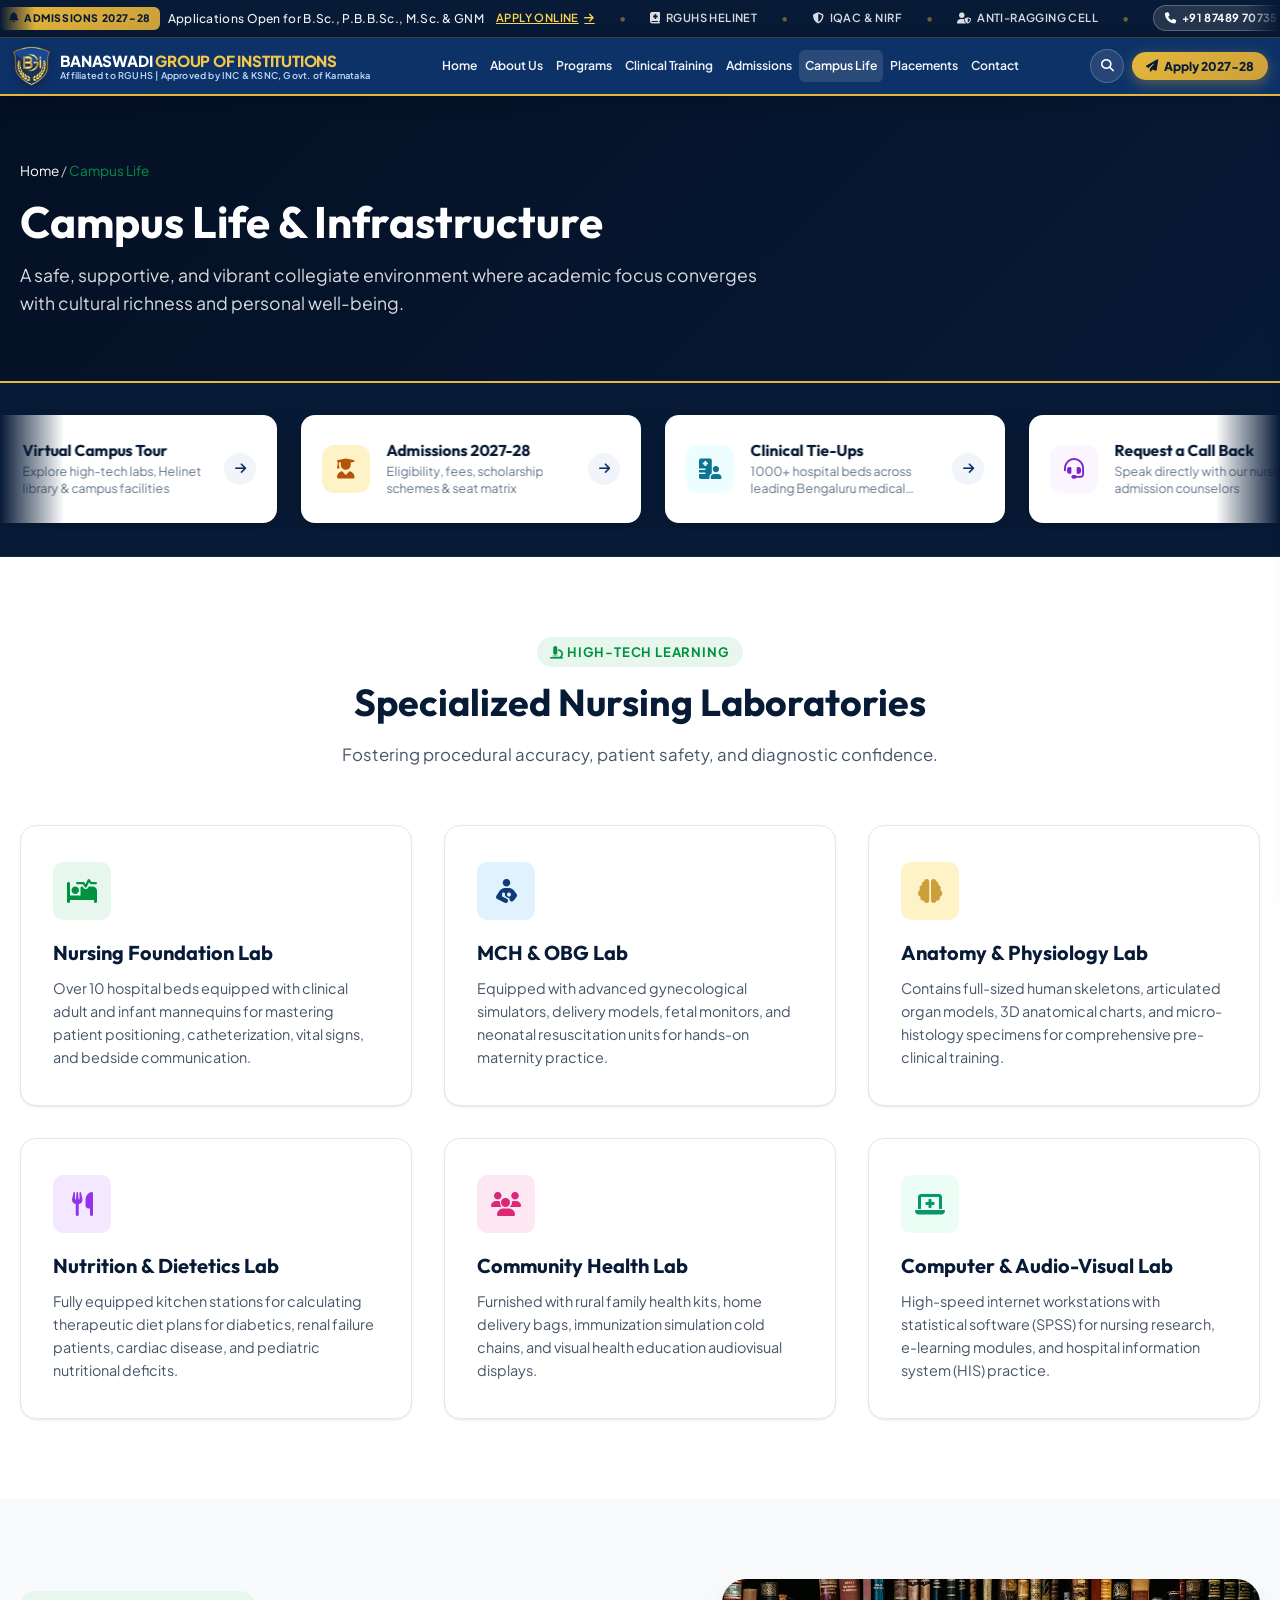
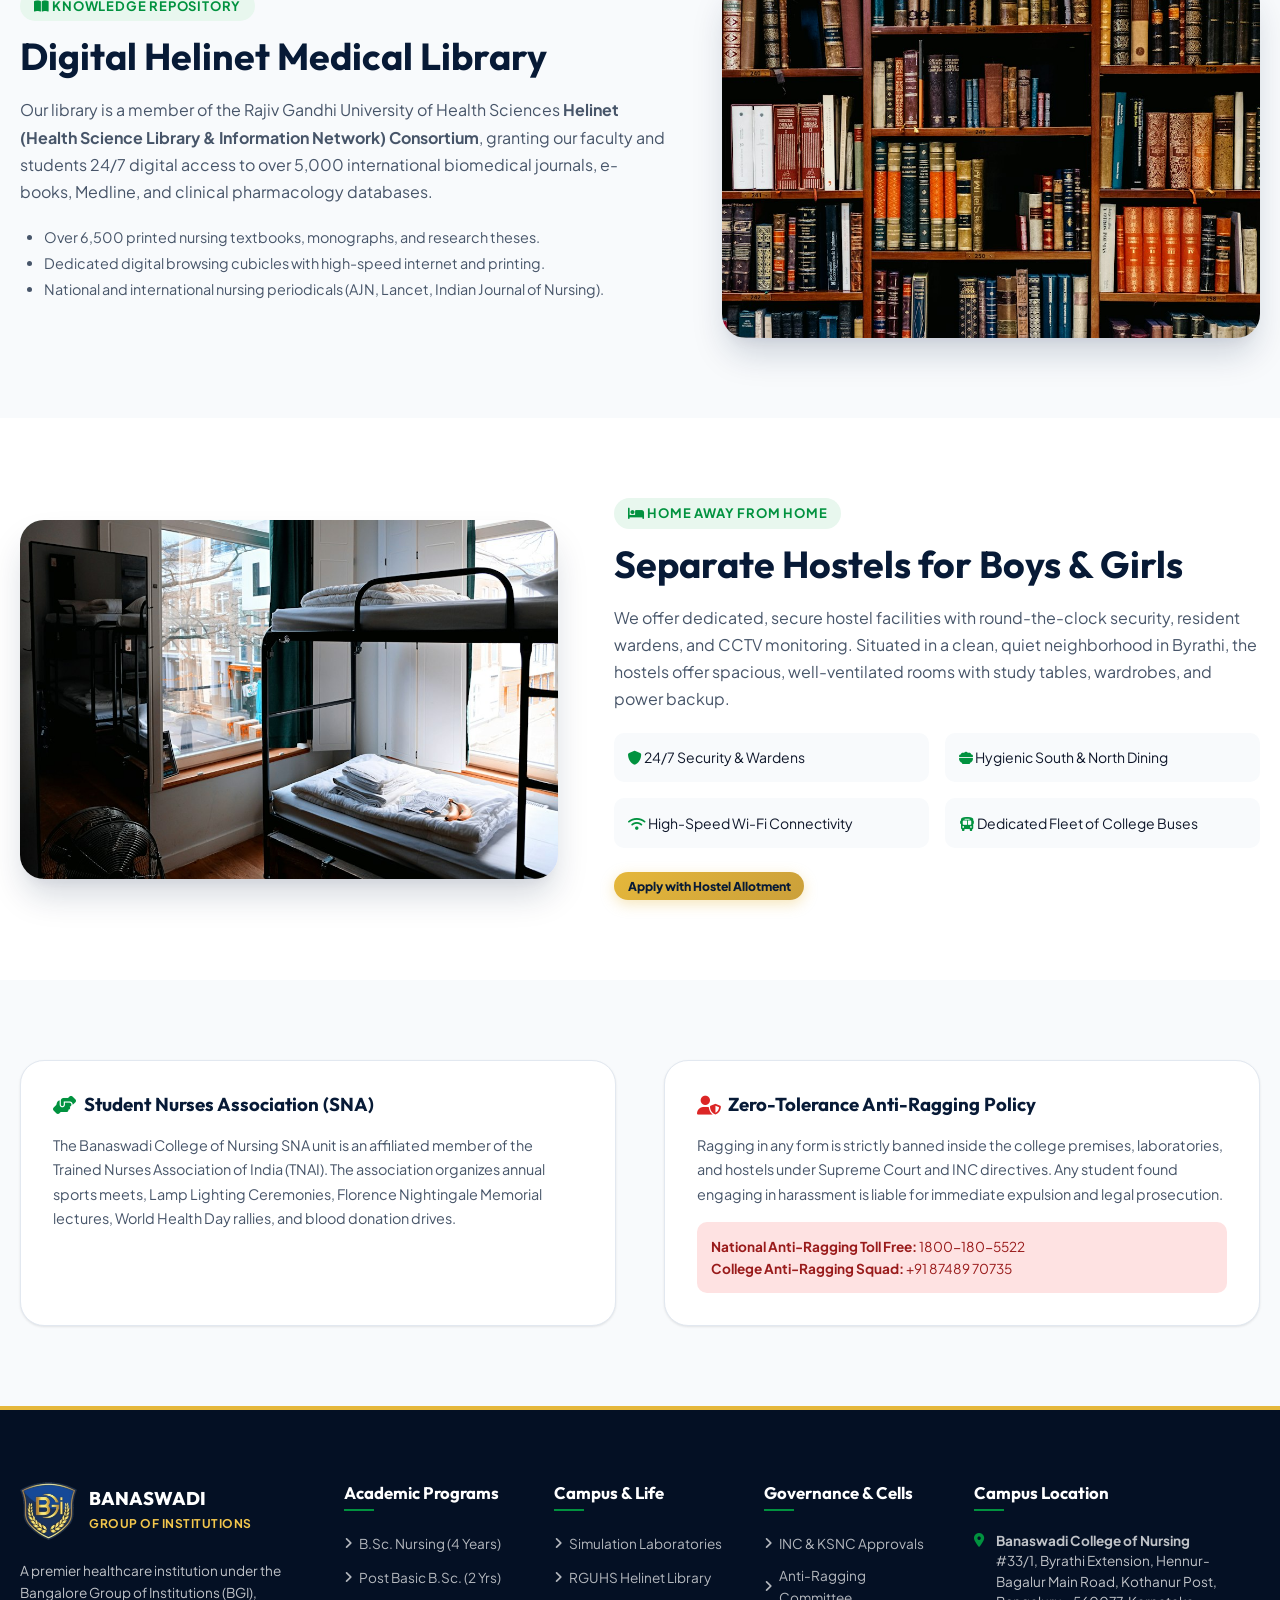
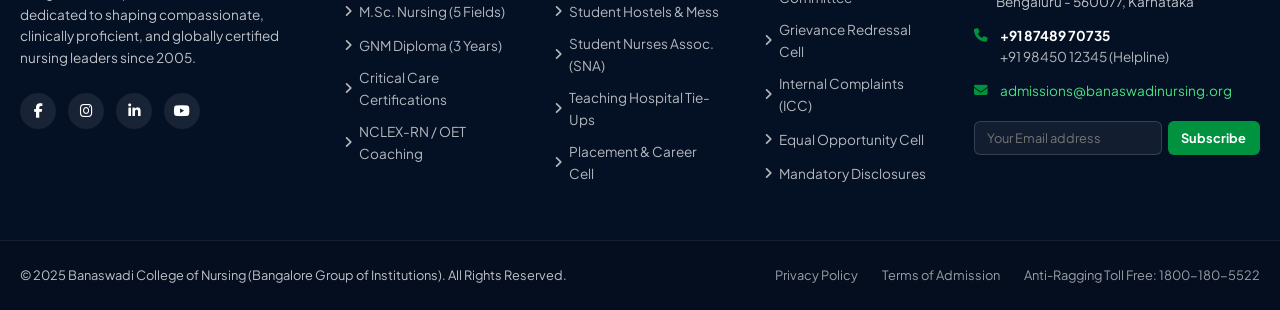
<file: campus-life.html>
<!DOCTYPE html>
<html lang="en">
<head>
  <meta charset="UTF-8">
  <meta name="viewport" content="width=device-width, initial-scale=1.0">
  <title>Campus Life & Facilities | Banaswadi College of Nursing Bangalore</title>
  <meta name="description" content="Discover campus life, simulation labs, Helinet library, separate hostels, Student Nurses Association (SNA), and anti-ragging compliance at Banaswadi College of Nursing.">
  
  <link rel="preconnect" href="https://fonts.googleapis.com">
  <link rel="preconnect" href="https://fonts.gstatic.com" crossorigin>
  <link href="https://fonts.googleapis.com/css2?family=Outfit:wght@400;500;600;700;800&family=Plus+Jakarta+Sans:wght@400;500;600;700&display=swap" rel="stylesheet">
  <link rel="stylesheet" href="https://cdnjs.cloudflare.com/ajax/libs/font-awesome/6.4.0/css/all.min.css">
  
  <link rel="stylesheet" href="assets/css/style.css">
  <link rel="stylesheet" href="assets/css/animations.css">
</head>
<body>

  <!-- Top Utility Bar -->
  <div class="top-utility-bar" aria-label="Announcement Ticker">
    <div class="top-slider-wrapper">
      <div class="top-slider-track">
        <!-- Group 1 -->
        <div class="top-slider-group">
          <div class="slider-item">
            <span class="badge-pulse"><i class="fa-solid fa-bell"></i> ADMISSIONS 2027-28</span>
            <span class="ticker-text">Applications Open for B.Sc., P.B.B.Sc., M.Sc. &amp; GNM</span>
            <a href="admissions.html" class="ticker-link">Apply Online <i class="fa-solid fa-arrow-right"></i></a>
          </div>
          <span class="slider-separator">&bull;</span>
          <div class="slider-item">
            <a href="https://rguhs.karnataka.gov.in/" target="_blank" rel="noopener"><i class="fa-solid fa-book-medical"></i> RGUHS Helinet</a>
          </div>
          <span class="slider-separator">&bull;</span>
          <div class="slider-item">
            <a href="about.html#governance"><i class="fa-solid fa-shield-halved"></i> IQAC &amp; NIRF</a>
          </div>
          <span class="slider-separator">&bull;</span>
          <div class="slider-item">
            <a href="#anti-ragging"><i class="fa-solid fa-user-shield"></i> Anti-Ragging Cell</a>
          </div>
          <span class="slider-separator">&bull;</span>
          <div class="slider-item">
            <a href="tel:+918748970735" class="top-phone-cta"><i class="fa-solid fa-phone"></i> +91 87489 70735</a>
          </div>
          <span class="slider-separator">&bull;</span>
          <div class="slider-item">
            <span class="slider-highlight"><i class="fa-solid fa-hospital-user"></i> 1000+ Bed Hospital Clinical Tie-Ups</span>
          </div>
          <span class="slider-separator">&bull;</span>
          <div class="slider-item">
            <span class="slider-highlight"><i class="fa-solid fa-earth-americas"></i> Global Placement Cell: UK NHS, USA &amp; Middle East</span>
          </div>
          <span class="slider-separator">&bull;</span>
        </div>

        <!-- Group 2 (Clone for Continuous Infinite Loop) -->
        <div class="top-slider-group" aria-hidden="true">
          <div class="slider-item">
            <span class="badge-pulse"><i class="fa-solid fa-bell"></i> ADMISSIONS 2027-28</span>
            <span class="ticker-text">Applications Open for B.Sc., P.B.B.Sc., M.Sc. &amp; GNM</span>
            <a href="admissions.html" class="ticker-link">Apply Online <i class="fa-solid fa-arrow-right"></i></a>
          </div>
          <span class="slider-separator">&bull;</span>
          <div class="slider-item">
            <a href="https://rguhs.karnataka.gov.in/" target="_blank" rel="noopener"><i class="fa-solid fa-book-medical"></i> RGUHS Helinet</a>
          </div>
          <span class="slider-separator">&bull;</span>
          <div class="slider-item">
            <a href="about.html#governance"><i class="fa-solid fa-shield-halved"></i> IQAC &amp; NIRF</a>
          </div>
          <span class="slider-separator">&bull;</span>
          <div class="slider-item">
            <a href="#anti-ragging"><i class="fa-solid fa-user-shield"></i> Anti-Ragging Cell</a>
          </div>
          <span class="slider-separator">&bull;</span>
          <div class="slider-item">
            <a href="tel:+918748970735" class="top-phone-cta"><i class="fa-solid fa-phone"></i> +91 87489 70735</a>
          </div>
          <span class="slider-separator">&bull;</span>
          <div class="slider-item">
            <span class="slider-highlight"><i class="fa-solid fa-hospital-user"></i> 1000+ Bed Hospital Clinical Tie-Ups</span>
          </div>
          <span class="slider-separator">&bull;</span>
          <div class="slider-item">
            <span class="slider-highlight"><i class="fa-solid fa-earth-americas"></i> Global Placement Cell: UK NHS, USA &amp; Middle East</span>
          </div>
          <span class="slider-separator">&bull;</span>
        </div>
      </div>
    </div>
  </div>

  <!-- Main Navigation -->
  <header class="main-header">
    <div class="header-container">
      <a href="index.html" class="brand-identity">
        <img src="assets/images/emblem.webp" alt="Banaswadi College of Nursing Emblem" class="brand-emblem-img">
        <div class="brand-text-wrap">
          <span class="brand-title">BANASWADI <span>GROUP OF INSTITUTIONS</span></span>
          <span class="brand-accreditation">Affiliated to RGUHS | Approved by INC &amp; KSNC, Govt. of Karnataka</span>
        </div>
      </a>

      <nav class="nav-menu">
        <div class="nav-item"><a href="index.html" class="nav-link">Home</a></div>
        <div class="nav-item"><a href="about.html" class="nav-link">About Us</a></div>
        <div class="nav-item"><a href="programs.html" class="nav-link">Programs</a></div>
        <div class="nav-item"><a href="clinical-training.html" class="nav-link">Clinical Training</a></div>
        <div class="nav-item"><a href="admissions.html" class="nav-link">Admissions</a></div>
        <div class="nav-item active"><a href="campus-life.html" class="nav-link">Campus Life</a></div>
        <div class="nav-item"><a href="placements.html" class="nav-link">Placements</a></div>
        <div class="nav-item"><a href="contact.html" class="nav-link">Contact</a></div>
      </nav>

      <div class="header-actions">
        <button class="btn-search-trigger" title="Search"><i class="fa-solid fa-magnifying-glass"></i></button>
        <button class="btn-primary-apply" data-open-modal="admissionModal">
          <i class="fa-solid fa-paper-plane"></i> Apply 2027-28
        </button>
        <button class="mobile-toggle" aria-label="Open Mobile Menu"><i class="fa-solid fa-bars-staggered"></i></button>
      </div>
    </div>
  </header>

  <!-- Banner -->
  <section style="background:linear-gradient(135deg, var(--primary-navy-dark) 0%, var(--primary-navy) 100%); color:#ffffff; padding:4rem 0;">
    <div class="container">
      <div style="font-size:0.85rem; color:rgba(255,255,255,0.7); margin-bottom:0.75rem;">
        <a href="index.html" style="color:#ffffff;">Home</a> / <span style="color:var(--med-green);">Campus Life</span>
      </div>
      <h1 style="color:#ffffff; font-size:2.75rem; margin-bottom:0.75rem;">Campus Life &amp; Infrastructure</h1>
      <p style="max-width:750px; font-size:1.1rem; color:rgba(255,255,255,0.85); line-height:1.6;">
        A safe, supportive, and vibrant collegiate environment where academic focus converges with cultural richness and personal well-being.
      </p>
    </div>
  </section>

  <!-- ==========================================================================
       INFINITE QUICK ACTIONS SLIDER (speedOnHover=20, gap=24)
       ========================================================================== -->
  <section class="quick-actions-slider-section">
    <div class="infinite-slider" data-speed="42" data-speed-hover="14" data-gap="24">
      <div class="infinite-slider-track">
        <!-- 1. Virtual Campus Tour -->
        <a href="campus-life.html#infrastructure" class="quick-action-card">
          <div class="action-icon-circle action-icon-blue">
            <i class="fa-solid fa-vr-cardboard"></i>
          </div>
          <div class="action-meta">
            <h4>Virtual Campus Tour</h4>
            <p>Explore high-tech labs, Helinet library &amp; campus facilities</p>
          </div>
          <div class="action-arrow">
            <i class="fa-solid fa-arrow-right"></i>
          </div>
        </a>

        <!-- 2. Admissions 2027-28 -->
        <a href="admissions.html" class="quick-action-card">
          <div class="action-icon-circle action-icon-gold">
            <i class="fa-solid fa-user-graduate"></i>
          </div>
          <div class="action-meta">
            <h4>Admissions 2027-28</h4>
            <p>Eligibility, fees, scholarship schemes &amp; seat matrix</p>
          </div>
          <div class="action-arrow">
            <i class="fa-solid fa-arrow-right"></i>
          </div>
        </a>

        <!-- 3. Clinical Tie-Ups -->
        <a href="clinical-training.html" class="quick-action-card">
          <div class="action-icon-circle action-icon-cyan">
            <i class="fa-solid fa-hospital-user"></i>
          </div>
          <div class="action-meta">
            <h4>Clinical Tie-Ups</h4>
            <p>1000+ hospital beds across leading Bengaluru medical centers</p>
          </div>
          <div class="action-arrow">
            <i class="fa-solid fa-arrow-right"></i>
          </div>
        </a>

        <!-- 4. Request a Call Back -->
        <div class="quick-action-card" data-open-modal="callbackModal">
          <div class="action-icon-circle action-icon-purple">
            <i class="fa-solid fa-headset"></i>
          </div>
          <div class="action-meta">
            <h4>Request a Call Back</h4>
            <p>Speak directly with our nursing admission counselors</p>
          </div>
          <div class="action-arrow">
            <i class="fa-solid fa-phone-volume"></i>
          </div>
        </div>
      </div>
    </div>
  </section>

  <!-- Section 1: Core Infrastructure & Labs -->
  <section class="section-padding" id="infrastructure">
    <div class="container">
      <div class="section-header">
        <span class="section-tag"><i class="fa-solid fa-microscope"></i> High-Tech Learning</span>
        <h2 class="section-title">Specialized Nursing Laboratories</h2>
        <p class="section-subtitle">Fostering procedural accuracy, patient safety, and diagnostic confidence.</p>
      </div>

      <div style="display:grid; grid-template-columns:repeat(3, 1fr); gap:2rem;">
        <div class="feature-box">
          <div class="feature-icon-wrapper" style="background:#e8f7ee; color:var(--med-green);"><i class="fa-solid fa-bed-pulse"></i></div>
          <h3>Nursing Foundation Lab</h3>
          <p>Over 10 hospital beds equipped with clinical adult and infant mannequins for mastering patient positioning, catheterization, vital signs, and bedside communication.</p>
        </div>

        <div class="feature-box">
          <div class="feature-icon-wrapper" style="background:#e0f2fe; color:var(--accent-blue);"><i class="fa-solid fa-person-breastfeeding"></i></div>
          <h3>MCH &amp; OBG Lab</h3>
          <p>Equipped with advanced gynecological simulators, delivery models, fetal monitors, and neonatal resuscitation units for hands-on maternity practice.</p>
        </div>

        <div class="feature-box">
          <div class="feature-icon-wrapper" style="background:#fef3c7; color:var(--accent-gold);"><i class="fa-solid fa-brain"></i></div>
          <h3>Anatomy &amp; Physiology Lab</h3>
          <p>Contains full-sized human skeletons, articulated organ models, 3D anatomical charts, and micro-histology specimens for comprehensive pre-clinical training.</p>
        </div>

        <div class="feature-box">
          <div class="feature-icon-wrapper" style="background:#f3e8ff; color:#9333ea;"><i class="fa-solid fa-utensils"></i></div>
          <h3>Nutrition &amp; Dietetics Lab</h3>
          <p>Fully equipped kitchen stations for calculating therapeutic diet plans for diabetics, renal failure patients, cardiac disease, and pediatric nutritional deficits.</p>
        </div>

        <div class="feature-box">
          <div class="feature-icon-wrapper" style="background:#fce7f3; color:#db2777;"><i class="fa-solid fa-users"></i></div>
          <h3>Community Health Lab</h3>
          <p>Furnished with rural family health kits, home delivery bags, immunization simulation cold chains, and visual health education audiovisual displays.</p>
        </div>

        <div class="feature-box">
          <div class="feature-icon-wrapper" style="background:#ecfdf5; color:#059669;"><i class="fa-solid fa-laptop-medical"></i></div>
          <h3>Computer &amp; Audio-Visual Lab</h3>
          <p>High-speed internet workstations with statistical software (SPSS) for nursing research, e-learning modules, and hospital information system (HIS) practice.</p>
        </div>
      </div>
    </div>
  </section>

  <!-- Section 2: Helinet Library -->
  <section class="section-padding" id="library" style="background:var(--bg-slate);">
    <div class="container">
      <div style="display:grid; grid-template-columns:1.2fr 1fr; gap:3.5rem; align-items:center;">
        <div>
          <span class="section-tag"><i class="fa-solid fa-book-open"></i> Knowledge Repository</span>
          <h2 class="section-title" style="text-align:left;">Digital Helinet Medical Library</h2>
          <p style="font-size:1rem; color:var(--text-muted); line-height:1.7; margin-bottom:1.25rem;">
            Our library is a member of the Rajiv Gandhi University of Health Sciences <strong>Helinet (Health Science Library &amp; Information Network) Consortium</strong>, granting our faculty and students 24/7 digital access to over 5,000 international biomedical journals, e-books, Medline, and clinical pharmacology databases.
          </p>
          <ul style="font-size:0.9rem; color:var(--text-muted); line-height:1.8; margin-bottom:1.5rem; list-style:disc; margin-left:1.5rem;">
            <li>Over 6,500 printed nursing textbooks, monographs, and research theses.</li>
            <li>Dedicated digital browsing cubicles with high-speed internet and printing.</li>
            <li>National and international nursing periodicals (AJN, Lancet, Indian Journal of Nursing).</li>
          </ul>
        </div>

        <div>
          <img src="assets/images/library.jpg" alt="Helinet Library" style="border-radius:var(--radius-xl); box-shadow:var(--shadow-xl); width:100%;">
        </div>
      </div>
    </div>
  </section>

  <!-- Section 3: Hostels & Dining -->
  <section class="section-padding" id="hostels">
    <div class="container">
      <div style="display:grid; grid-template-columns:1fr 1.2fr; gap:3.5rem; align-items:center;">
        <div>
          <img src="assets/images/hostel.jpg" alt="Student Hostels" style="border-radius:var(--radius-xl); box-shadow:var(--shadow-xl); width:100%;">
        </div>

        <div>
          <span class="section-tag"><i class="fa-solid fa-bed"></i> Home Away from Home</span>
          <h2 class="section-title" style="text-align:left;">Separate Hostels for Boys &amp; Girls</h2>
          <p style="font-size:1rem; color:var(--text-muted); line-height:1.7; margin-bottom:1.25rem;">
            We offer dedicated, secure hostel facilities with round-the-clock security, resident wardens, and CCTV monitoring. Situated in a clean, quiet neighborhood in Byrathi, the hostels offer spacious, well-ventilated rooms with study tables, wardrobes, and power backup.
          </p>
          <div style="display:grid; grid-template-columns:repeat(2, 1fr); gap:1rem; font-size:0.875rem; margin-bottom:1.5rem;">
            <div style="background:var(--bg-slate); padding:0.85rem; border-radius:var(--radius-md);">
              <i class="fa-solid fa-shield" style="color:var(--med-green);"></i> 24/7 Security &amp; Wardens
            </div>
            <div style="background:var(--bg-slate); padding:0.85rem; border-radius:var(--radius-md);">
              <i class="fa-solid fa-bowl-food" style="color:var(--med-green);"></i> Hygienic South &amp; North Dining
            </div>
            <div style="background:var(--bg-slate); padding:0.85rem; border-radius:var(--radius-md);">
              <i class="fa-solid fa-wifi" style="color:var(--med-green);"></i> High-Speed Wi-Fi Connectivity
            </div>
            <div style="background:var(--bg-slate); padding:0.85rem; border-radius:var(--radius-md);">
              <i class="fa-solid fa-bus" style="color:var(--med-green);"></i> Dedicated Fleet of College Buses
            </div>
          </div>
          <button class="btn-primary-apply" data-open-modal="admissionModal">Apply with Hostel Allotment</button>
        </div>
      </div>
    </div>
  </section>

  <!-- Section 4: Student Nurses Association & Anti-Ragging -->
  <section class="section-padding" id="anti-ragging" style="background:var(--bg-slate);">
    <div class="container">
      <div style="display:grid; grid-template-columns:1fr 1fr; gap:3rem;">
        <!-- SNA -->
        <div style="background:#ffffff; border:1px solid var(--border-light); border-radius:var(--radius-xl); padding:2rem; box-shadow:var(--shadow-sm);">
          <h3 style="color:var(--primary-navy); margin-bottom:1rem; display:flex; align-items:center; gap:0.5rem;">
            <i class="fa-solid fa-handshake-angle" style="color:var(--med-green);"></i> Student Nurses Association (SNA)
          </h3>
          <p style="font-size:0.9rem; color:var(--text-muted); line-height:1.7; margin-bottom:1rem;">
            The Banaswadi College of Nursing SNA unit is an affiliated member of the Trained Nurses Association of India (TNAI). The association organizes annual sports meets, Lamp Lighting Ceremonies, Florence Nightingale Memorial lectures, World Health Day rallies, and blood donation drives.
          </p>
        </div>

        <!-- Anti-Ragging Policy -->
        <div style="background:#ffffff; border:1px solid var(--border-light); border-radius:var(--radius-xl); padding:2rem; box-shadow:var(--shadow-sm);">
          <h3 style="color:var(--primary-navy); margin-bottom:1rem; display:flex; align-items:center; gap:0.5rem;">
            <i class="fa-solid fa-user-shield" style="color:#dc2626;"></i> Zero-Tolerance Anti-Ragging Policy
          </h3>
          <p style="font-size:0.9rem; color:var(--text-muted); line-height:1.7; margin-bottom:1rem;">
            Ragging in any form is strictly banned inside the college premises, laboratories, and hostels under Supreme Court and INC directives. Any student found engaging in harassment is liable for immediate expulsion and legal prosecution.
          </p>
          <div style="background:#fee2e2; color:#991b1b; padding:0.85rem; border-radius:var(--radius-md); font-size:0.85rem;">
            <strong>National Anti-Ragging Toll Free:</strong> 1800-180-5522<br>
            <strong>College Anti-Ragging Squad:</strong> +91 87489 70735
          </div>
        </div>
      </div>
    </div>
  </section>

  <!-- Footer -->
  <footer class="site-footer">
    <div class="container">
      <div class="footer-top-grid">
        <!-- Col 1: Brand & Contact Overview -->
        <div class="footer-brand-col">
          <div style="display:flex; align-items:center; gap:0.75rem;">
            <img src="assets/images/emblem.webp" alt="Banaswadi College of Nursing BGI Emblem" style="height:58px; width:auto; object-fit:contain;">
            <div>
              <h3 style="color:#ffffff; font-size:1.15rem; font-weight:800; line-height:1.2; margin:0;">BANASWADI</h3>
              <span style="color:#f3c64c; font-size:0.75rem; font-weight:700; letter-spacing:0.5px;">GROUP OF INSTITUTIONS</span>
            </div>
          </div>
          <p>
            A premier healthcare institution under the Bangalore Group of Institutions (BGI), dedicated to shaping compassionate, clinically proficient, and globally certified nursing leaders since 2005.
          </p>
          <div class="footer-social-links">
            <a href="#" class="social-icon-btn" aria-label="Facebook"><i class="fa-brands fa-facebook-f"></i></a>
            <a href="#" class="social-icon-btn" aria-label="Instagram"><i class="fa-brands fa-instagram"></i></a>
            <a href="#" class="social-icon-btn" aria-label="LinkedIn"><i class="fa-brands fa-linkedin-in"></i></a>
            <a href="#" class="social-icon-btn" aria-label="YouTube"><i class="fa-brands fa-youtube"></i></a>
          </div>
        </div>

        <!-- Col 2: Academic Programs -->
        <div class="footer-col">
          <h4>Academic Programs</h4>
          <ul class="footer-links-list">
            <li><a href="programs.html#bsc-nursing"><i class="fa-solid fa-angle-right"></i> B.Sc. Nursing (4 Years)</a></li>
            <li><a href="programs.html#pbbsc-nursing"><i class="fa-solid fa-angle-right"></i> Post Basic B.Sc. (2 Yrs)</a></li>
            <li><a href="programs.html#msc-nursing"><i class="fa-solid fa-angle-right"></i> M.Sc. Nursing (5 Fields)</a></li>
            <li><a href="programs.html#gnm"><i class="fa-solid fa-angle-right"></i> GNM Diploma (3 Years)</a></li>
            <li><a href="programs.html#certifications"><i class="fa-solid fa-angle-right"></i> Critical Care Certifications</a></li>
            <li><a href="placements.html#global-pathways"><i class="fa-solid fa-angle-right"></i> NCLEX-RN / OET Coaching</a></li>
          </ul>
        </div>

        <!-- Col 3: Student & Campus Corner (Jayantian Style) -->
        <div class="footer-col">
          <h4>Campus &amp; Life</h4>
          <ul class="footer-links-list">
            <li><a href="campus-life.html#infrastructure"><i class="fa-solid fa-angle-right"></i> Simulation Laboratories</a></li>
            <li><a href="campus-life.html#library"><i class="fa-solid fa-angle-right"></i> RGUHS Helinet Library</a></li>
            <li><a href="campus-life.html#hostels"><i class="fa-solid fa-angle-right"></i> Student Hostels &amp; Mess</a></li>
            <li><a href="campus-life.html#sna"><i class="fa-solid fa-angle-right"></i> Student Nurses Assoc. (SNA)</a></li>
            <li><a href="clinical-training.html#hospitals"><i class="fa-solid fa-angle-right"></i> Teaching Hospital Tie-Ups</a></li>
            <li><a href="placements.html"><i class="fa-solid fa-angle-right"></i> Placement &amp; Career Cell</a></li>
          </ul>
        </div>

        <!-- Col 4: Statutory & Governance Disclosures -->
        <div class="footer-col">
          <h4>Governance &amp; Cells</h4>
          <ul class="footer-links-list">
            <li><a href="about.html#accreditations"><i class="fa-solid fa-angle-right"></i> INC &amp; KSNC Approvals</a></li>
            <li><a href="campus-life.html#anti-ragging"><i class="fa-solid fa-angle-right"></i> Anti-Ragging Committee</a></li>
            <li><a href="about.html#governance"><i class="fa-solid fa-angle-right"></i> Grievance Redressal Cell</a></li>
            <li><a href="about.html#governance"><i class="fa-solid fa-angle-right"></i> Internal Complaints (ICC)</a></li>
            <li><a href="about.html#governance"><i class="fa-solid fa-angle-right"></i> Equal Opportunity Cell</a></li>
            <li><a href="admissions.html#prospectus"><i class="fa-solid fa-angle-right"></i> Mandatory Disclosures</a></li>
          </ul>
        </div>

        <!-- Col 5: Campus Address & Helpline -->
        <div class="footer-col">
          <h4>Campus Location</h4>
          <div class="footer-contact-item">
            <i class="fa-solid fa-location-dot"></i>
            <div>
              <strong>Banaswadi College of Nursing</strong><br>
              #33/1, Byrathi Extension, Hennur-Bagalur Main Road, Kothanur Post, Bengaluru - 560077, Karnataka
            </div>
          </div>
          <div class="footer-contact-item">
            <i class="fa-solid fa-phone"></i>
            <div>
              <a href="tel:+918748970735" style="color:#ffffff; font-weight:700;">+91 87489 70735</a><br>
              <a href="tel:+919845012345" style="color:rgba(255,255,255,0.7);">+91 98450 12345 (Helpline)</a>
            </div>
          </div>
          <div class="footer-contact-item">
            <i class="fa-solid fa-envelope"></i>
            <div>
              <a href="mailto:admissions@banaswadinursing.org" style="color:#4ade80;">admissions@banaswadinursing.org</a>
            </div>
          </div>

          <!-- Quick Newsletter Subscription -->
          <form id="footerNewsletterForm" style="margin-top:1.25rem;">
            <div style="display:flex; gap:0.35rem;">
              <input type="email" placeholder="Your Email address" required style="padding:0.5rem 0.75rem; border-radius:var(--radius-sm); border:1px solid rgba(255,255,255,0.15); background:rgba(255,255,255,0.06); color:#fff; font-size:0.8rem; flex:1;">
              <button type="submit" style="background:var(--med-green); color:#fff; border:none; padding:0.5rem 0.85rem; border-radius:var(--radius-sm); font-size:0.8rem; font-weight:700; cursor:pointer;">
                Subscribe
              </button>
            </div>
          </form>
        </div>
      </div>
    </div>

    <!-- Bottom Copyright & Compliance Strip -->
    <div class="footer-bottom-bar">
      <div class="container">
        <div class="footer-bottom-inner">
          <div>
            &copy; 2025 Banaswadi College of Nursing (Bangalore Group of Institutions). All Rights Reserved.
          </div>
          <div class="footer-legal-links">
            <a href="about.html">Privacy Policy</a>
            <a href="about.html">Terms of Admission</a>
            <a href="campus-life.html#anti-ragging">Anti-Ragging Toll Free: 1800-180-5522</a>
          </div>
        </div>
      </div>
    </div>
  </footer>

<!-- ==========================================================================
       MOBILE DRAWER NAVIGATION
       ========================================================================== -->
  <div class="mobile-drawer-backdrop"></div>
  <aside class="mobile-nav-drawer">
    <div class="mobile-drawer-header">
      <div style="display:flex; align-items:center; gap:0.65rem;">
        <img src="assets/images/emblem.webp" alt="BGI Emblem" style="height:40px; object-fit:contain;">
        <div>
          <span style="font-weight:800; font-size:0.95rem; color:var(--primary-navy); display:block; line-height:1.2;">Banaswadi College of Nursing</span>
        </div>
      </div>
      <button class="mobile-drawer-close" style="background:none; border:none; font-size:1.4rem; color:var(--text-dark); cursor:pointer;">
        <i class="fa-solid fa-xmark"></i>
      </button>
    </div>

    <div class="mobile-drawer-nav">
      <a href="index.html" class="mobile-nav-link">Home <i class="fa-solid fa-angle-right"></i></a>
      <a href="about.html" class="mobile-nav-link">About College <i class="fa-solid fa-angle-right"></i></a>
      <a href="programs.html" class="mobile-nav-link">Nursing Programs <i class="fa-solid fa-angle-right"></i></a>
      <a href="clinical-training.html" class="mobile-nav-link">Clinical Training &amp; Hospitals <i class="fa-solid fa-angle-right"></i></a>
      <a href="admissions.html" class="mobile-nav-link">Admissions 2027-28 <i class="fa-solid fa-angle-right"></i></a>
      <a href="campus-life.html" class="mobile-nav-link active">Campus Life &amp; Hostels <i class="fa-solid fa-angle-right"></i></a>
      <a href="placements.html" class="mobile-nav-link">Placements &amp; Careers <i class="fa-solid fa-angle-right"></i></a>
      <a href="contact.html" class="mobile-nav-link">Contact &amp; Location <i class="fa-solid fa-angle-right"></i></a>
    </div>

    <div style="padding:1.5rem; margin-top:auto; border-top:1px solid var(--border-light);">
      <button class="btn-primary-apply" style="width:100%; justify-content:center;" data-open-modal="admissionModal">
        <i class="fa-solid fa-paper-plane"></i> Apply Online
      </button>
      <div style="text-align:center; margin-top:1rem; font-size:0.8rem; color:var(--text-light);">
        <i class="fa-solid fa-phone"></i> +91 87489 70735
      </div>
    </div>
  </aside>

  <!-- ==========================================================================
       MODAL: ADMISSIONS APPLICATION FORM (Interactive with Validation)
       ========================================================================== -->
  <div class="modal-backdrop" id="admissionModal">
    <div class="modal-content-card">
      <button class="btn-close-modal" onclick="closeModal('admissionModal')"><i class="fa-solid fa-xmark"></i></button>
      
      <div style="text-align:center; margin-bottom:1.5rem;">
        <span class="badge-pulse"><i class="fa-solid fa-user-graduate"></i> Academic Year 2027-2028</span>
        <h3 style="font-size:1.6rem; color:var(--primary-navy); margin-top:0.5rem;">Online Admission Registration</h3>
        <p style="font-size:0.85rem; color:var(--text-muted);">Fill in your details below to initiate your admission into Banaswadi College of Nursing.</p>
      </div>

      <form id="admissionsApplyForm">
        <div class="form-row">
          <div class="form-group">
            <label class="form-label">Full Name of Applicant *</label>
            <input type="text" name="full_name" class="form-control" placeholder="e.g. Rachel Thomas" required>
          </div>
          <div class="form-group">
            <label class="form-label">Email Address *</label>
            <input type="email" name="email" class="form-control" placeholder="rachel@example.com" required>
          </div>
        </div>

        <div class="form-row">
          <div class="form-group">
            <label class="form-label">Contact Mobile Number *</label>
            <input type="tel" name="phone" class="form-control" placeholder="+91 98765 43210" required>
          </div>
          <div class="form-group">
            <label class="form-label">Select Nursing Program *</label>
            <select name="course" class="form-control" required>
              <option value="">-- Choose Program --</option>
              <option value="B.Sc. Nursing (Basic 4 Years)">B.Sc. Nursing (4 Years)</option>
              <option value="Post Basic B.Sc. Nursing (2 Years)">Post Basic B.Sc. Nursing (2 Years)</option>
              <option value="M.Sc. Nursing (Medical Surgical)">M.Sc. Nursing (Medical-Surgical)</option>
              <option value="M.Sc. Nursing (OBG / Paediatrics)">M.Sc. Nursing (OBG / Paediatrics)</option>
              <option value="General Nursing & Midwifery (GNM)">GNM Diploma (3 Years)</option>
            </select>
          </div>
        </div>

        <div class="form-row">
          <div class="form-group">
            <label class="form-label">Highest Qualification Completed</label>
            <select name="qualification" class="form-control">
              <option value="10+2 / PUC (Science - PCB)">10+2 / PUC (Science - PCB)</option>
              <option value="GNM Diploma">GNM Diploma</option>
              <option value="B.Sc. Nursing">B.Sc. Nursing</option>
              <option value="Other">Other</option>
            </select>
          </div>
          <div class="form-group">
            <label class="form-label">State / City of Residence</label>
            <input type="text" name="city" class="form-control" placeholder="e.g. Bangalore, Karnataka">
          </div>
        </div>

        <div class="form-group">
          <label class="form-label">Hostel Accommodation Required?</label>
          <div style="display:flex; gap:1.5rem; font-size:0.875rem;">
            <label style="display:flex; align-items:center; gap:0.4rem; cursor:pointer;">
              <input type="radio" name="hostel" value="Yes" checked> Yes, separate hostel required
            </label>
            <label style="display:flex; align-items:center; gap:0.4rem; cursor:pointer;">
              <input type="radio" name="hostel" value="No"> No, day scholar
            </label>
          </div>
        </div>

        <button type="submit" class="btn-primary-apply" style="width:100%; justify-content:center; padding:0.85rem; font-size:1rem; margin-top:0.5rem;">
          <i class="fa-solid fa-lock"></i> Submit &amp; Generate Application Reference
        </button>
        <p style="text-align:center; font-size:0.75rem; color:var(--text-light); margin-top:0.75rem;">
          Your details are protected under our privacy charter and forwarded directly to the RGUHS admissions desk.
        </p>
      </form>
    </div>
  </div>

  <!-- ==========================================================================
       MODAL: REQUEST A CALL BACK
       ========================================================================== -->
  <div class="modal-backdrop" id="callbackModal">
    <div class="modal-content-card" style="max-width:480px;">
      <button class="btn-close-modal" onclick="closeModal('callbackModal')"><i class="fa-solid fa-xmark"></i></button>
      
      <div style="text-align:center; margin-bottom:1.5rem;">
        <div style="width:56px; height:56px; background:#f3e8ff; color:#9333ea; border-radius:var(--radius-full); display:flex; align-items:center; justify-content:center; font-size:1.5rem; margin:0 auto 0.75rem auto;">
          <i class="fa-solid fa-headset"></i>
        </div>
        <h3 style="font-size:1.4rem; color:var(--primary-navy);">Request a Call Back</h3>
        <p style="font-size:0.85rem; color:var(--text-muted);">Have questions about eligibility, fee structures or hospital clinical postings? We will call you back.</p>
      </div>

      <form id="callbackRequestForm">
        <div class="form-group">
          <label class="form-label">Your Name *</label>
          <input type="text" name="cb_name" class="form-control" placeholder="Enter your full name" required>
        </div>
        <div class="form-group">
          <label class="form-label">Mobile Phone Number *</label>
          <input type="tel" name="cb_phone" class="form-control" placeholder="+91 98765 43210" required>
        </div>
        <div class="form-group">
          <label class="form-label">Program of Interest</label>
          <select name="cb_program" class="form-control">
            <option value="B.Sc. Nursing">B.Sc. Nursing (Basic 4 Years)</option>
            <option value="P.B.B.Sc. Nursing">Post Basic B.Sc. Nursing</option>
            <option value="M.Sc. Nursing">M.Sc. Nursing</option>
            <option value="GNM">GNM Diploma</option>
          </select>
        </div>
        <button type="submit" class="btn-primary-apply" style="width:100%; justify-content:center;">
          Request Call Back
        </button>
      </form>
    </div>
  </div>

  <!-- Scripts -->
  <script src="assets/js/main.js"></script>
  <script src="assets/js/form-handler.js"></script>
</body>
</html>
</file>
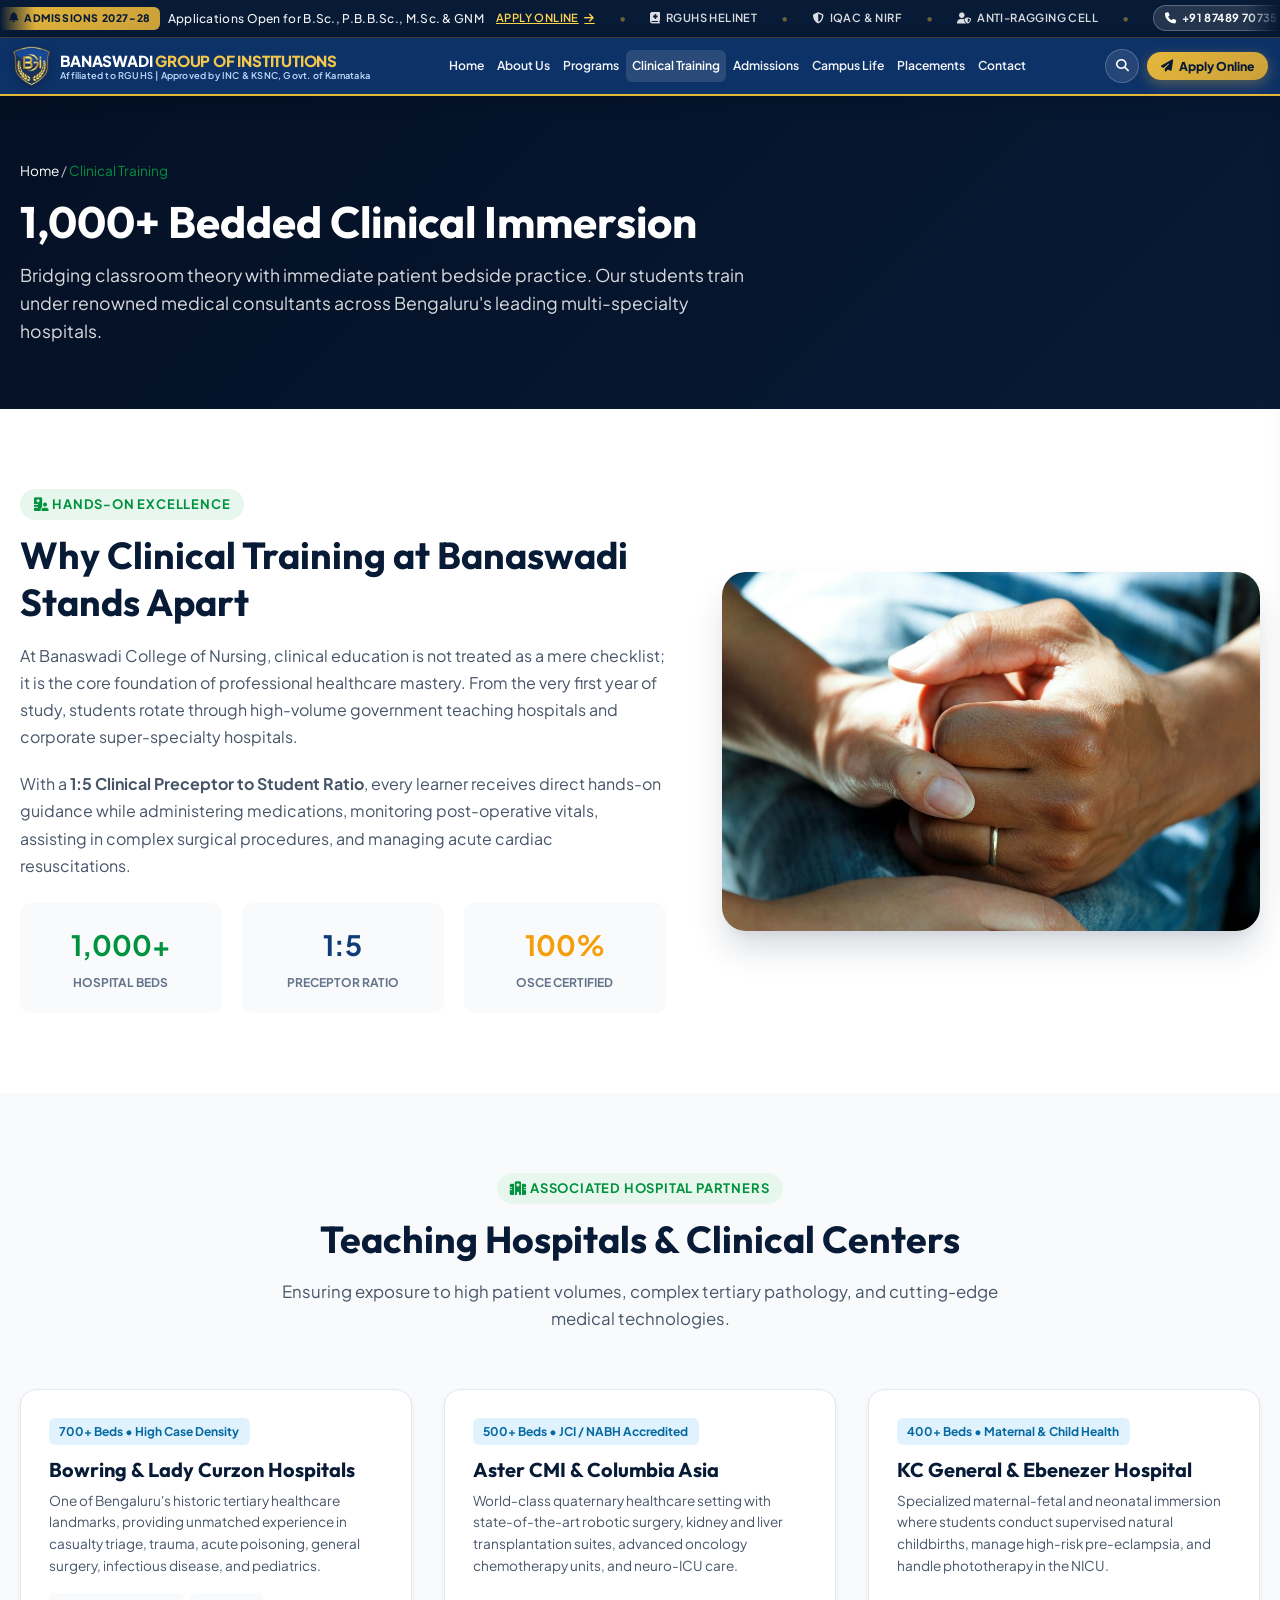
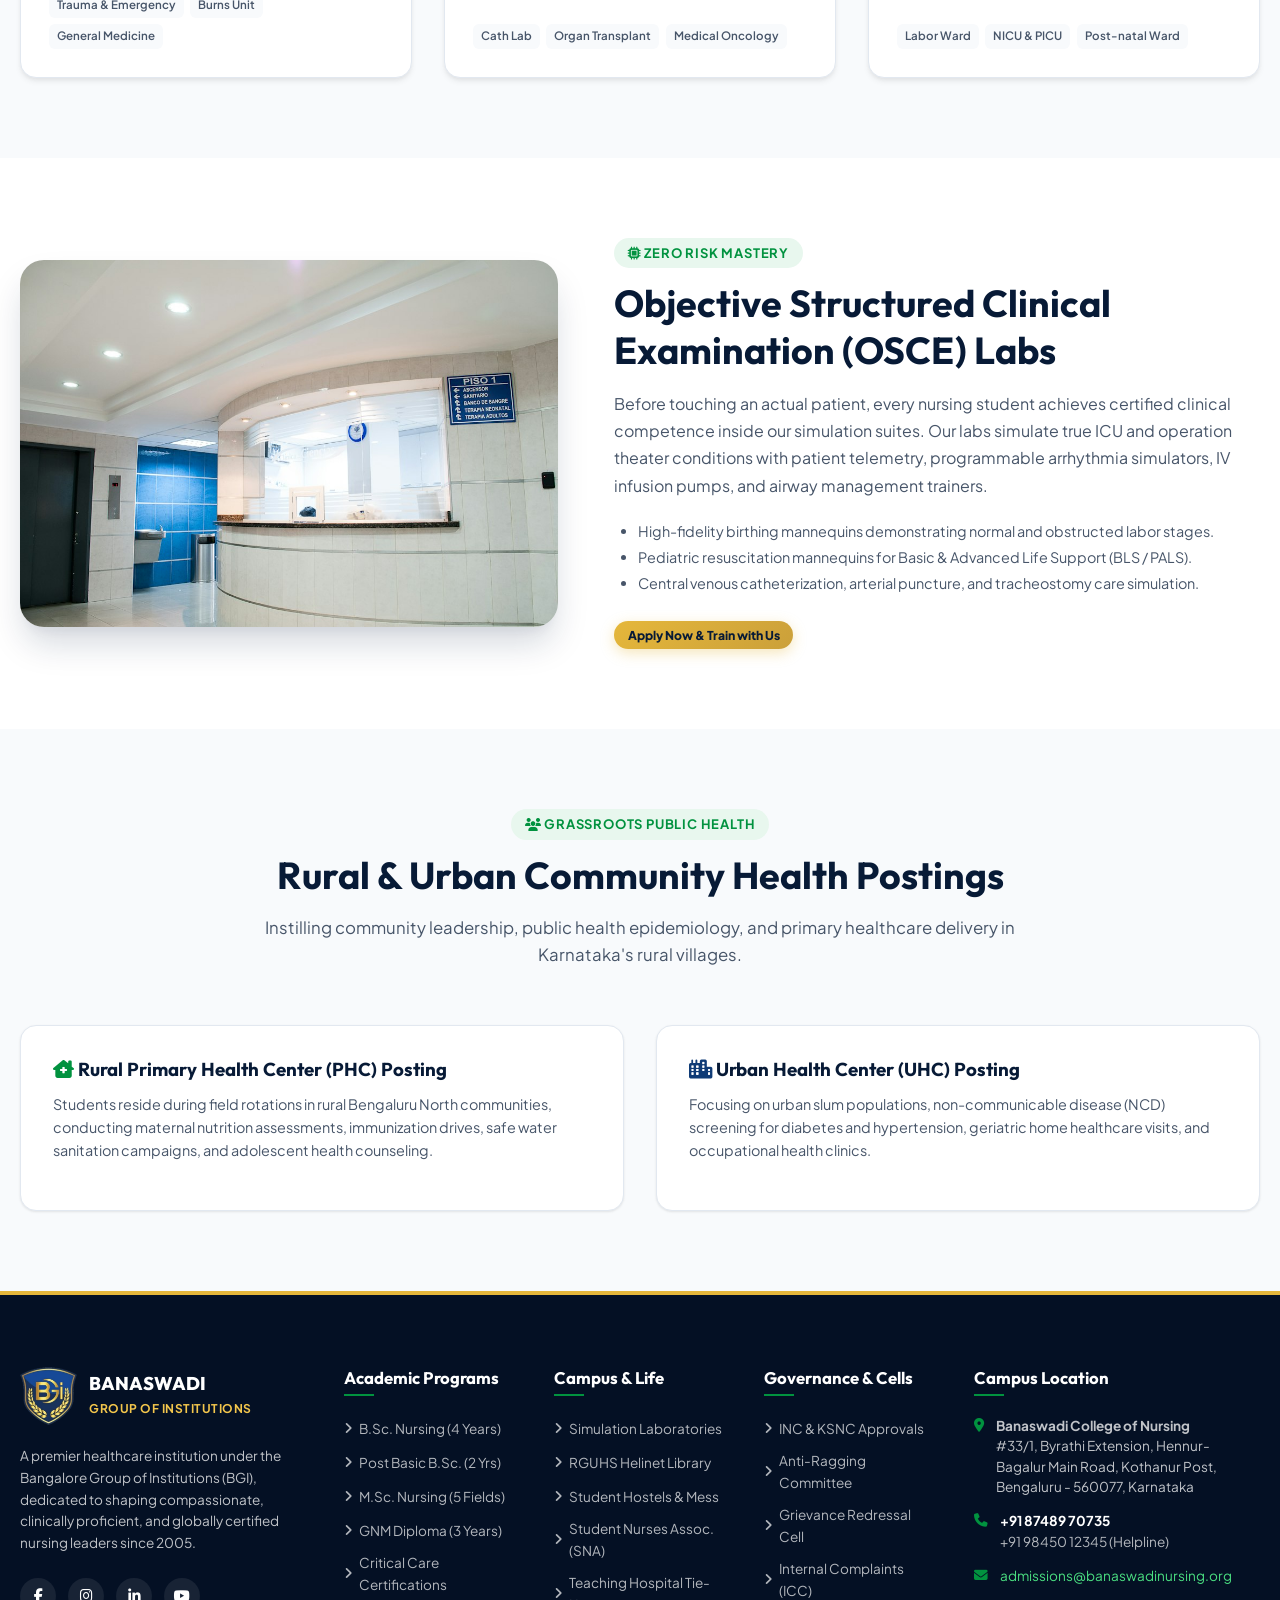
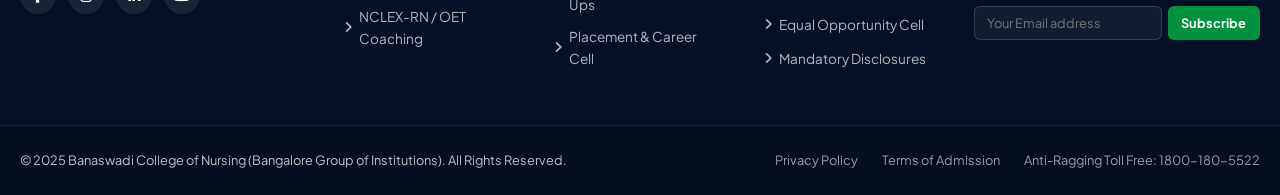
<file: clinical-training.html>
<!DOCTYPE html>
<html lang="en">
<head>
  <meta charset="UTF-8">
  <meta name="viewport" content="width=device-width, initial-scale=1.0">
  <title>Clinical Training & Hospital Affiliations | Banaswadi College of Nursing Bangalore</title>
  <meta name="description" content="Explore clinical training at Banaswadi College of Nursing with 1000+ hospital beds across leading Bengaluru medical centers, simulation labs, and OSCE skill training.">
  
  <link rel="preconnect" href="https://fonts.googleapis.com">
  <link rel="preconnect" href="https://fonts.gstatic.com" crossorigin>
  <link href="https://fonts.googleapis.com/css2?family=Outfit:wght@400;500;600;700;800&family=Plus+Jakarta+Sans:wght@400;500;600;700&display=swap" rel="stylesheet">
  <link rel="stylesheet" href="https://cdnjs.cloudflare.com/ajax/libs/font-awesome/6.4.0/css/all.min.css">
  
  <link rel="stylesheet" href="assets/css/style.css">
  <link rel="stylesheet" href="assets/css/animations.css">
</head>
<body>

  <!-- Top Utility Bar -->
  <div class="top-utility-bar" aria-label="Announcement Ticker">
    <div class="top-slider-wrapper">
      <div class="top-slider-track">
        <!-- Group 1 -->
        <div class="top-slider-group">
          <div class="slider-item">
            <span class="badge-pulse"><i class="fa-solid fa-bell"></i> ADMISSIONS 2027-28</span>
            <span class="ticker-text">Applications Open for B.Sc., P.B.B.Sc., M.Sc. &amp; GNM</span>
            <a href="admissions.html" class="ticker-link">Apply Online <i class="fa-solid fa-arrow-right"></i></a>
          </div>
          <span class="slider-separator">&bull;</span>
          <div class="slider-item">
            <a href="https://rguhs.karnataka.gov.in/" target="_blank" rel="noopener"><i class="fa-solid fa-book-medical"></i> RGUHS Helinet</a>
          </div>
          <span class="slider-separator">&bull;</span>
          <div class="slider-item">
            <a href="about.html#governance"><i class="fa-solid fa-shield-halved"></i> IQAC &amp; NIRF</a>
          </div>
          <span class="slider-separator">&bull;</span>
          <div class="slider-item">
            <a href="campus-life.html#anti-ragging"><i class="fa-solid fa-user-shield"></i> Anti-Ragging Cell</a>
          </div>
          <span class="slider-separator">&bull;</span>
          <div class="slider-item">
            <a href="tel:+918748970735" class="top-phone-cta"><i class="fa-solid fa-phone"></i> +91 87489 70735</a>
          </div>
          <span class="slider-separator">&bull;</span>
          <div class="slider-item">
            <span class="slider-highlight"><i class="fa-solid fa-hospital-user"></i> 1000+ Bed Hospital Clinical Tie-Ups</span>
          </div>
          <span class="slider-separator">&bull;</span>
          <div class="slider-item">
            <span class="slider-highlight"><i class="fa-solid fa-earth-americas"></i> Global Placement Cell: UK NHS, USA &amp; Middle East</span>
          </div>
          <span class="slider-separator">&bull;</span>
        </div>

        <!-- Group 2 (Clone for Continuous Infinite Loop) -->
        <div class="top-slider-group" aria-hidden="true">
          <div class="slider-item">
            <span class="badge-pulse"><i class="fa-solid fa-bell"></i> ADMISSIONS 2027-28</span>
            <span class="ticker-text">Applications Open for B.Sc., P.B.B.Sc., M.Sc. &amp; GNM</span>
            <a href="admissions.html" class="ticker-link">Apply Online <i class="fa-solid fa-arrow-right"></i></a>
          </div>
          <span class="slider-separator">&bull;</span>
          <div class="slider-item">
            <a href="https://rguhs.karnataka.gov.in/" target="_blank" rel="noopener"><i class="fa-solid fa-book-medical"></i> RGUHS Helinet</a>
          </div>
          <span class="slider-separator">&bull;</span>
          <div class="slider-item">
            <a href="about.html#governance"><i class="fa-solid fa-shield-halved"></i> IQAC &amp; NIRF</a>
          </div>
          <span class="slider-separator">&bull;</span>
          <div class="slider-item">
            <a href="campus-life.html#anti-ragging"><i class="fa-solid fa-user-shield"></i> Anti-Ragging Cell</a>
          </div>
          <span class="slider-separator">&bull;</span>
          <div class="slider-item">
            <a href="tel:+918748970735" class="top-phone-cta"><i class="fa-solid fa-phone"></i> +91 87489 70735</a>
          </div>
          <span class="slider-separator">&bull;</span>
          <div class="slider-item">
            <span class="slider-highlight"><i class="fa-solid fa-hospital-user"></i> 1000+ Bed Hospital Clinical Tie-Ups</span>
          </div>
          <span class="slider-separator">&bull;</span>
          <div class="slider-item">
            <span class="slider-highlight"><i class="fa-solid fa-earth-americas"></i> Global Placement Cell: UK NHS, USA &amp; Middle East</span>
          </div>
          <span class="slider-separator">&bull;</span>
        </div>
      </div>
    </div>
  </div>

  <!-- Main Navigation -->
  <header class="main-header">
    <div class="header-container">
      <a href="index.html" class="brand-identity">
        <img src="assets/images/emblem.webp" alt="Banaswadi College of Nursing Emblem" class="brand-emblem-img">
        <div class="brand-text-wrap">
          <span class="brand-title">BANASWADI <span>GROUP OF INSTITUTIONS</span></span>
          <span class="brand-accreditation">Affiliated to RGUHS | Approved by INC &amp; KSNC, Govt. of Karnataka</span>
        </div>
      </a>

      <nav class="nav-menu">
        <div class="nav-item"><a href="index.html" class="nav-link">Home</a></div>
        <div class="nav-item"><a href="about.html" class="nav-link">About Us</a></div>
        <div class="nav-item"><a href="programs.html" class="nav-link">Programs</a></div>
        <div class="nav-item active"><a href="clinical-training.html" class="nav-link">Clinical Training</a></div>
        <div class="nav-item"><a href="admissions.html" class="nav-link">Admissions</a></div>
        <div class="nav-item"><a href="campus-life.html" class="nav-link">Campus Life</a></div>
        <div class="nav-item"><a href="placements.html" class="nav-link">Placements</a></div>
        <div class="nav-item"><a href="contact.html" class="nav-link">Contact</a></div>
      </nav>

      <div class="header-actions">
        <button class="btn-search-trigger" title="Search"><i class="fa-solid fa-magnifying-glass"></i></button>
        <button class="btn-primary-apply" data-open-modal="admissionModal">
          <i class="fa-solid fa-paper-plane"></i> Apply Online
        </button>
        <button class="mobile-toggle" aria-label="Open Mobile Menu"><i class="fa-solid fa-bars-staggered"></i></button>
      </div>
    </div>
  </header>

  <!-- Banner -->
  <section style="background:linear-gradient(135deg, var(--primary-navy-dark) 0%, var(--primary-navy) 100%); color:#ffffff; padding:4rem 0;">
    <div class="container">
      <div style="font-size:0.85rem; color:rgba(255,255,255,0.7); margin-bottom:0.75rem;">
        <a href="index.html" style="color:#ffffff;">Home</a> / <span style="color:var(--med-green);">Clinical Training</span>
      </div>
      <h1 style="color:#ffffff; font-size:2.75rem; margin-bottom:0.75rem;">1,000+ Bedded Clinical Immersion</h1>
      <p style="max-width:750px; font-size:1.1rem; color:rgba(255,255,255,0.85); line-height:1.6;">
        Bridging classroom theory with immediate patient bedside practice. Our students train under renowned medical consultants across Bengaluru's leading multi-specialty hospitals.
      </p>
    </div>
  </section>

  <!-- Section 1: Overview & Numbers -->
  <section class="section-padding">
    <div class="container">
      <div style="display:grid; grid-template-columns:1.2fr 1fr; gap:3.5rem; align-items:center;">
        <div>
          <span class="section-tag"><i class="fa-solid fa-hospital-user"></i> Hands-on Excellence</span>
          <h2 class="section-title" style="text-align:left;">Why Clinical Training at Banaswadi Stands Apart</h2>
          <p style="font-size:1rem; color:var(--text-muted); line-height:1.7; margin-bottom:1.25rem;">
            At Banaswadi College of Nursing, clinical education is not treated as a mere checklist; it is the core foundation of professional healthcare mastery. From the very first year of study, students rotate through high-volume government teaching hospitals and corporate super-specialty hospitals.
          </p>
          <p style="font-size:1rem; color:var(--text-muted); line-height:1.7; margin-bottom:1.5rem;">
            With a <strong>1:5 Clinical Preceptor to Student Ratio</strong>, every learner receives direct hands-on guidance while administering medications, monitoring post-operative vitals, assisting in complex surgical procedures, and managing acute cardiac resuscitations.
          </p>

          <div style="display:grid; grid-template-columns:repeat(3, 1fr); gap:1.25rem;">
            <div style="background:var(--bg-slate); padding:1.25rem; border-radius:var(--radius-md); text-align:center;">
              <strong style="font-size:1.75rem; color:var(--med-green); display:block;">1,000+</strong>
              <span style="font-size:0.75rem; color:var(--text-light); text-transform:uppercase; font-weight:700;">Hospital Beds</span>
            </div>
            <div style="background:var(--bg-slate); padding:1.25rem; border-radius:var(--radius-md); text-align:center;">
              <strong style="font-size:1.75rem; color:var(--accent-blue); display:block;">1:5</strong>
              <span style="font-size:0.75rem; color:var(--text-light); text-transform:uppercase; font-weight:700;">Preceptor Ratio</span>
            </div>
            <div style="background:var(--bg-slate); padding:1.25rem; border-radius:var(--radius-md); text-align:center;">
              <strong style="font-size:1.75rem; color:var(--accent-amber); display:block;">100%</strong>
              <span style="font-size:0.75rem; color:var(--text-light); text-transform:uppercase; font-weight:700;">OSCE Certified</span>
            </div>
          </div>
        </div>

        <div>
          <img src="assets/images/clinical-training.jpg" alt="Clinical Bedside Care" style="border-radius:var(--radius-xl); box-shadow:var(--shadow-xl); width:100%;">
        </div>
      </div>
    </div>
  </section>

  <!-- Section 2: Affiliated Teaching Hospitals -->
  <section class="section-padding" id="hospitals" style="background:var(--bg-slate);">
    <div class="container">
      <div class="section-header">
        <span class="section-tag"><i class="fa-solid fa-hospital"></i> Associated Hospital Partners</span>
        <h2 class="section-title">Teaching Hospitals &amp; Clinical Centers</h2>
        <p class="section-subtitle">
          Ensuring exposure to high patient volumes, complex tertiary pathology, and cutting-edge medical technologies.
        </p>
      </div>

      <div style="display:grid; grid-template-columns:repeat(3, 1fr); gap:2rem;">
        <!-- Bowring -->
        <div class="hospital-card">
          <span class="hospital-badge">700+ Beds &bull; High Case Density</span>
          <h3 class="hospital-title">Bowring &amp; Lady Curzon Hospitals</h3>
          <p style="font-size:0.85rem; color:var(--text-muted); line-height:1.6; margin-bottom:1rem;">
            One of Bengaluru's historic tertiary healthcare landmarks, providing unmatched experience in casualty triage, trauma, acute poisoning, general surgery, infectious disease, and pediatrics.
          </p>
          <div class="hospital-rotations">
            <span class="rot-tag">Trauma &amp; Emergency</span>
            <span class="rot-tag">Burns Unit</span>
            <span class="rot-tag">General Medicine</span>
          </div>
        </div>

        <!-- Aster CMI -->
        <div class="hospital-card">
          <span class="hospital-badge">500+ Beds &bull; JCI / NABH Accredited</span>
          <h3 class="hospital-title">Aster CMI &amp; Columbia Asia</h3>
          <p style="font-size:0.85rem; color:var(--text-muted); line-height:1.6; margin-bottom:1rem;">
            World-class quaternary healthcare setting with state-of-the-art robotic surgery, kidney and liver transplantation suites, advanced oncology chemotherapy units, and neuro-ICU care.
          </p>
          <div class="hospital-rotations">
            <span class="rot-tag">Cath Lab</span>
            <span class="rot-tag">Organ Transplant</span>
            <span class="rot-tag">Medical Oncology</span>
          </div>
        </div>

        <!-- KC General & Ebenezer -->
        <div class="hospital-card">
          <span class="hospital-badge">400+ Beds &bull; Maternal &amp; Child Health</span>
          <h3 class="hospital-title">KC General &amp; Ebenezer Hospital</h3>
          <p style="font-size:0.85rem; color:var(--text-muted); line-height:1.6; margin-bottom:1rem;">
            Specialized maternal-fetal and neonatal immersion where students conduct supervised natural childbirths, manage high-risk pre-eclampsia, and handle phototherapy in the NICU.
          </p>
          <div class="hospital-rotations">
            <span class="rot-tag">Labor Ward</span>
            <span class="rot-tag">NICU &amp; PICU</span>
            <span class="rot-tag">Post-natal Ward</span>
          </div>
        </div>
      </div>
    </div>
  </section>

  <!-- Section 3: Clinical Simulation Lab -->
  <section class="section-padding" id="simulation">
    <div class="container">
      <div style="display:grid; grid-template-columns:1fr 1.2fr; gap:3.5rem; align-items:center;">
        <div>
          <img src="assets/images/sim-lab.jpg" alt="Simulation Lab" style="border-radius:var(--radius-xl); box-shadow:var(--shadow-xl); width:100%;">
        </div>

        <div>
          <span class="section-tag"><i class="fa-solid fa-microchip"></i> Zero Risk Mastery</span>
          <h2 class="section-title" style="text-align:left;">Objective Structured Clinical Examination (OSCE) Labs</h2>
          <p style="font-size:1rem; color:var(--text-muted); line-height:1.7; margin-bottom:1.25rem;">
            Before touching an actual patient, every nursing student achieves certified clinical competence inside our simulation suites. Our labs simulate true ICU and operation theater conditions with patient telemetry, programmable arrhythmia simulators, IV infusion pumps, and airway management trainers.
          </p>
          <ul style="list-style:disc; margin-left:1.5rem; color:var(--text-muted); font-size:0.9rem; line-height:1.8; margin-bottom:1.5rem;">
            <li>High-fidelity birthing mannequins demonstrating normal and obstructed labor stages.</li>
            <li>Pediatric resuscitation mannequins for Basic &amp; Advanced Life Support (BLS / PALS).</li>
            <li>Central venous catheterization, arterial puncture, and tracheostomy care simulation.</li>
          </ul>
          <button class="btn-primary-apply" data-open-modal="admissionModal">
            Apply Now &amp; Train with Us
          </button>
        </div>
      </div>
    </div>
  </section>

  <!-- Section 4: Community Postings -->
  <section class="section-padding" id="community" style="background:var(--bg-slate);">
    <div class="container">
      <div class="section-header">
        <span class="section-tag"><i class="fa-solid fa-users"></i> Grassroots Public Health</span>
        <h2 class="section-title">Rural &amp; Urban Community Health Postings</h2>
        <p class="section-subtitle">
          Instilling community leadership, public health epidemiology, and primary healthcare delivery in Karnataka's rural villages.
        </p>
      </div>

      <div style="display:grid; grid-template-columns:repeat(2, 1fr); gap:2rem;">
        <div style="background:#ffffff; border:1px solid var(--border-light); border-radius:var(--radius-lg); padding:2rem; box-shadow:var(--shadow-sm);">
          <h3 style="color:var(--primary-navy); margin-bottom:0.75rem;"><i class="fa-solid fa-house-chimney-medical" style="color:var(--med-green);"></i> Rural Primary Health Center (PHC) Posting</h3>
          <p style="font-size:0.9rem; color:var(--text-muted); line-height:1.6; margin-bottom:1rem;">
            Students reside during field rotations in rural Bengaluru North communities, conducting maternal nutrition assessments, immunization drives, safe water sanitation campaigns, and adolescent health counseling.
          </p>
        </div>

        <div style="background:#ffffff; border:1px solid var(--border-light); border-radius:var(--radius-lg); padding:2rem; box-shadow:var(--shadow-sm);">
          <h3 style="color:var(--primary-navy); margin-bottom:0.75rem;"><i class="fa-solid fa-city" style="color:var(--accent-blue);"></i> Urban Health Center (UHC) Posting</h3>
          <p style="font-size:0.9rem; color:var(--text-muted); line-height:1.6; margin-bottom:1rem;">
            Focusing on urban slum populations, non-communicable disease (NCD) screening for diabetes and hypertension, geriatric home healthcare visits, and occupational health clinics.
          </p>
        </div>
      </div>
    </div>
  </section>

  <!-- Footer -->
  <footer class="site-footer">
    <div class="container">
      <div class="footer-top-grid">
        <!-- Col 1: Brand & Contact Overview -->
        <div class="footer-brand-col">
          <div style="display:flex; align-items:center; gap:0.75rem;">
            <img src="assets/images/emblem.webp" alt="Banaswadi College of Nursing BGI Emblem" style="height:58px; width:auto; object-fit:contain;">
            <div>
              <h3 style="color:#ffffff; font-size:1.15rem; font-weight:800; line-height:1.2; margin:0;">BANASWADI</h3>
              <span style="color:#f3c64c; font-size:0.75rem; font-weight:700; letter-spacing:0.5px;">GROUP OF INSTITUTIONS</span>
            </div>
          </div>
          <p>
            A premier healthcare institution under the Bangalore Group of Institutions (BGI), dedicated to shaping compassionate, clinically proficient, and globally certified nursing leaders since 2005.
          </p>
          <div class="footer-social-links">
            <a href="#" class="social-icon-btn" aria-label="Facebook"><i class="fa-brands fa-facebook-f"></i></a>
            <a href="#" class="social-icon-btn" aria-label="Instagram"><i class="fa-brands fa-instagram"></i></a>
            <a href="#" class="social-icon-btn" aria-label="LinkedIn"><i class="fa-brands fa-linkedin-in"></i></a>
            <a href="#" class="social-icon-btn" aria-label="YouTube"><i class="fa-brands fa-youtube"></i></a>
          </div>
        </div>

        <!-- Col 2: Academic Programs -->
        <div class="footer-col">
          <h4>Academic Programs</h4>
          <ul class="footer-links-list">
            <li><a href="programs.html#bsc-nursing"><i class="fa-solid fa-angle-right"></i> B.Sc. Nursing (4 Years)</a></li>
            <li><a href="programs.html#pbbsc-nursing"><i class="fa-solid fa-angle-right"></i> Post Basic B.Sc. (2 Yrs)</a></li>
            <li><a href="programs.html#msc-nursing"><i class="fa-solid fa-angle-right"></i> M.Sc. Nursing (5 Fields)</a></li>
            <li><a href="programs.html#gnm"><i class="fa-solid fa-angle-right"></i> GNM Diploma (3 Years)</a></li>
            <li><a href="programs.html#certifications"><i class="fa-solid fa-angle-right"></i> Critical Care Certifications</a></li>
            <li><a href="placements.html#global-pathways"><i class="fa-solid fa-angle-right"></i> NCLEX-RN / OET Coaching</a></li>
          </ul>
        </div>

        <!-- Col 3: Student & Campus Corner (Jayantian Style) -->
        <div class="footer-col">
          <h4>Campus &amp; Life</h4>
          <ul class="footer-links-list">
            <li><a href="campus-life.html#infrastructure"><i class="fa-solid fa-angle-right"></i> Simulation Laboratories</a></li>
            <li><a href="campus-life.html#library"><i class="fa-solid fa-angle-right"></i> RGUHS Helinet Library</a></li>
            <li><a href="campus-life.html#hostels"><i class="fa-solid fa-angle-right"></i> Student Hostels &amp; Mess</a></li>
            <li><a href="campus-life.html#sna"><i class="fa-solid fa-angle-right"></i> Student Nurses Assoc. (SNA)</a></li>
            <li><a href="clinical-training.html#hospitals"><i class="fa-solid fa-angle-right"></i> Teaching Hospital Tie-Ups</a></li>
            <li><a href="placements.html"><i class="fa-solid fa-angle-right"></i> Placement &amp; Career Cell</a></li>
          </ul>
        </div>

        <!-- Col 4: Statutory & Governance Disclosures -->
        <div class="footer-col">
          <h4>Governance &amp; Cells</h4>
          <ul class="footer-links-list">
            <li><a href="about.html#accreditations"><i class="fa-solid fa-angle-right"></i> INC &amp; KSNC Approvals</a></li>
            <li><a href="campus-life.html#anti-ragging"><i class="fa-solid fa-angle-right"></i> Anti-Ragging Committee</a></li>
            <li><a href="about.html#governance"><i class="fa-solid fa-angle-right"></i> Grievance Redressal Cell</a></li>
            <li><a href="about.html#governance"><i class="fa-solid fa-angle-right"></i> Internal Complaints (ICC)</a></li>
            <li><a href="about.html#governance"><i class="fa-solid fa-angle-right"></i> Equal Opportunity Cell</a></li>
            <li><a href="admissions.html#prospectus"><i class="fa-solid fa-angle-right"></i> Mandatory Disclosures</a></li>
          </ul>
        </div>

        <!-- Col 5: Campus Address & Helpline -->
        <div class="footer-col">
          <h4>Campus Location</h4>
          <div class="footer-contact-item">
            <i class="fa-solid fa-location-dot"></i>
            <div>
              <strong>Banaswadi College of Nursing</strong><br>
              #33/1, Byrathi Extension, Hennur-Bagalur Main Road, Kothanur Post, Bengaluru - 560077, Karnataka
            </div>
          </div>
          <div class="footer-contact-item">
            <i class="fa-solid fa-phone"></i>
            <div>
              <a href="tel:+918748970735" style="color:#ffffff; font-weight:700;">+91 87489 70735</a><br>
              <a href="tel:+919845012345" style="color:rgba(255,255,255,0.7);">+91 98450 12345 (Helpline)</a>
            </div>
          </div>
          <div class="footer-contact-item">
            <i class="fa-solid fa-envelope"></i>
            <div>
              <a href="mailto:admissions@banaswadinursing.org" style="color:#4ade80;">admissions@banaswadinursing.org</a>
            </div>
          </div>

          <!-- Quick Newsletter Subscription -->
          <form id="footerNewsletterForm" style="margin-top:1.25rem;">
            <div style="display:flex; gap:0.35rem;">
              <input type="email" placeholder="Your Email address" required style="padding:0.5rem 0.75rem; border-radius:var(--radius-sm); border:1px solid rgba(255,255,255,0.15); background:rgba(255,255,255,0.06); color:#fff; font-size:0.8rem; flex:1;">
              <button type="submit" style="background:var(--med-green); color:#fff; border:none; padding:0.5rem 0.85rem; border-radius:var(--radius-sm); font-size:0.8rem; font-weight:700; cursor:pointer;">
                Subscribe
              </button>
            </div>
          </form>
        </div>
      </div>
    </div>

    <!-- Bottom Copyright & Compliance Strip -->
    <div class="footer-bottom-bar">
      <div class="container">
        <div class="footer-bottom-inner">
          <div>
            &copy; 2025 Banaswadi College of Nursing (Bangalore Group of Institutions). All Rights Reserved.
          </div>
          <div class="footer-legal-links">
            <a href="about.html">Privacy Policy</a>
            <a href="about.html">Terms of Admission</a>
            <a href="campus-life.html#anti-ragging">Anti-Ragging Toll Free: 1800-180-5522</a>
          </div>
        </div>
      </div>
    </div>
  </footer>

  <script src="assets/js/main.js"></script>
  <script src="assets/js/form-handler.js"></script>
<!-- ==========================================================================
       MOBILE DRAWER NAVIGATION
       ========================================================================== -->
  <div class="mobile-drawer-backdrop"></div>
  <aside class="mobile-nav-drawer">
    <div class="mobile-drawer-header">
      <div style="display:flex; align-items:center; gap:0.65rem;">
        <img src="assets/images/emblem.webp" alt="BGI Emblem" style="height:40px; object-fit:contain;">
        <div>
          <span style="font-weight:800; font-size:0.95rem; color:var(--primary-navy); display:block; line-height:1.2;">Banaswadi College of Nursing</span>
        </div>
      </div>
      <button class="mobile-drawer-close" style="background:none; border:none; font-size:1.4rem; color:var(--text-dark); cursor:pointer;">
        <i class="fa-solid fa-xmark"></i>
      </button>
    </div>

    <div class="mobile-drawer-nav">
      <a href="index.html" class="mobile-nav-link active">Home <i class="fa-solid fa-angle-right"></i></a>
      <a href="about.html" class="mobile-nav-link">About College <i class="fa-solid fa-angle-right"></i></a>
      <a href="programs.html" class="mobile-nav-link">Nursing Programs <i class="fa-solid fa-angle-right"></i></a>
      <a href="clinical-training.html" class="mobile-nav-link">Clinical Training &amp; Hospitals <i class="fa-solid fa-angle-right"></i></a>
      <a href="admissions.html" class="mobile-nav-link">Admissions 2027-28 <i class="fa-solid fa-angle-right"></i></a>
      <a href="campus-life.html" class="mobile-nav-link">Campus Life &amp; Hostels <i class="fa-solid fa-angle-right"></i></a>
      <a href="placements.html" class="mobile-nav-link">Placements &amp; Careers <i class="fa-solid fa-angle-right"></i></a>
      <a href="contact.html" class="mobile-nav-link">Contact &amp; Location <i class="fa-solid fa-angle-right"></i></a>
    </div>

    <div style="padding:1.5rem; margin-top:auto; border-top:1px solid var(--border-light);">
      <button class="btn-primary-apply" style="width:100%; justify-content:center;" data-open-modal="admissionModal">
        <i class="fa-solid fa-paper-plane"></i> Apply Online
      </button>
      <div style="text-align:center; margin-top:1rem; font-size:0.8rem; color:var(--text-light);">
        <i class="fa-solid fa-phone"></i> +91 87489 70735
      </div>
    </div>
  </aside>

  <!-- ==========================================================================
       MODAL: ADMISSIONS
</body>
</html>
</file>
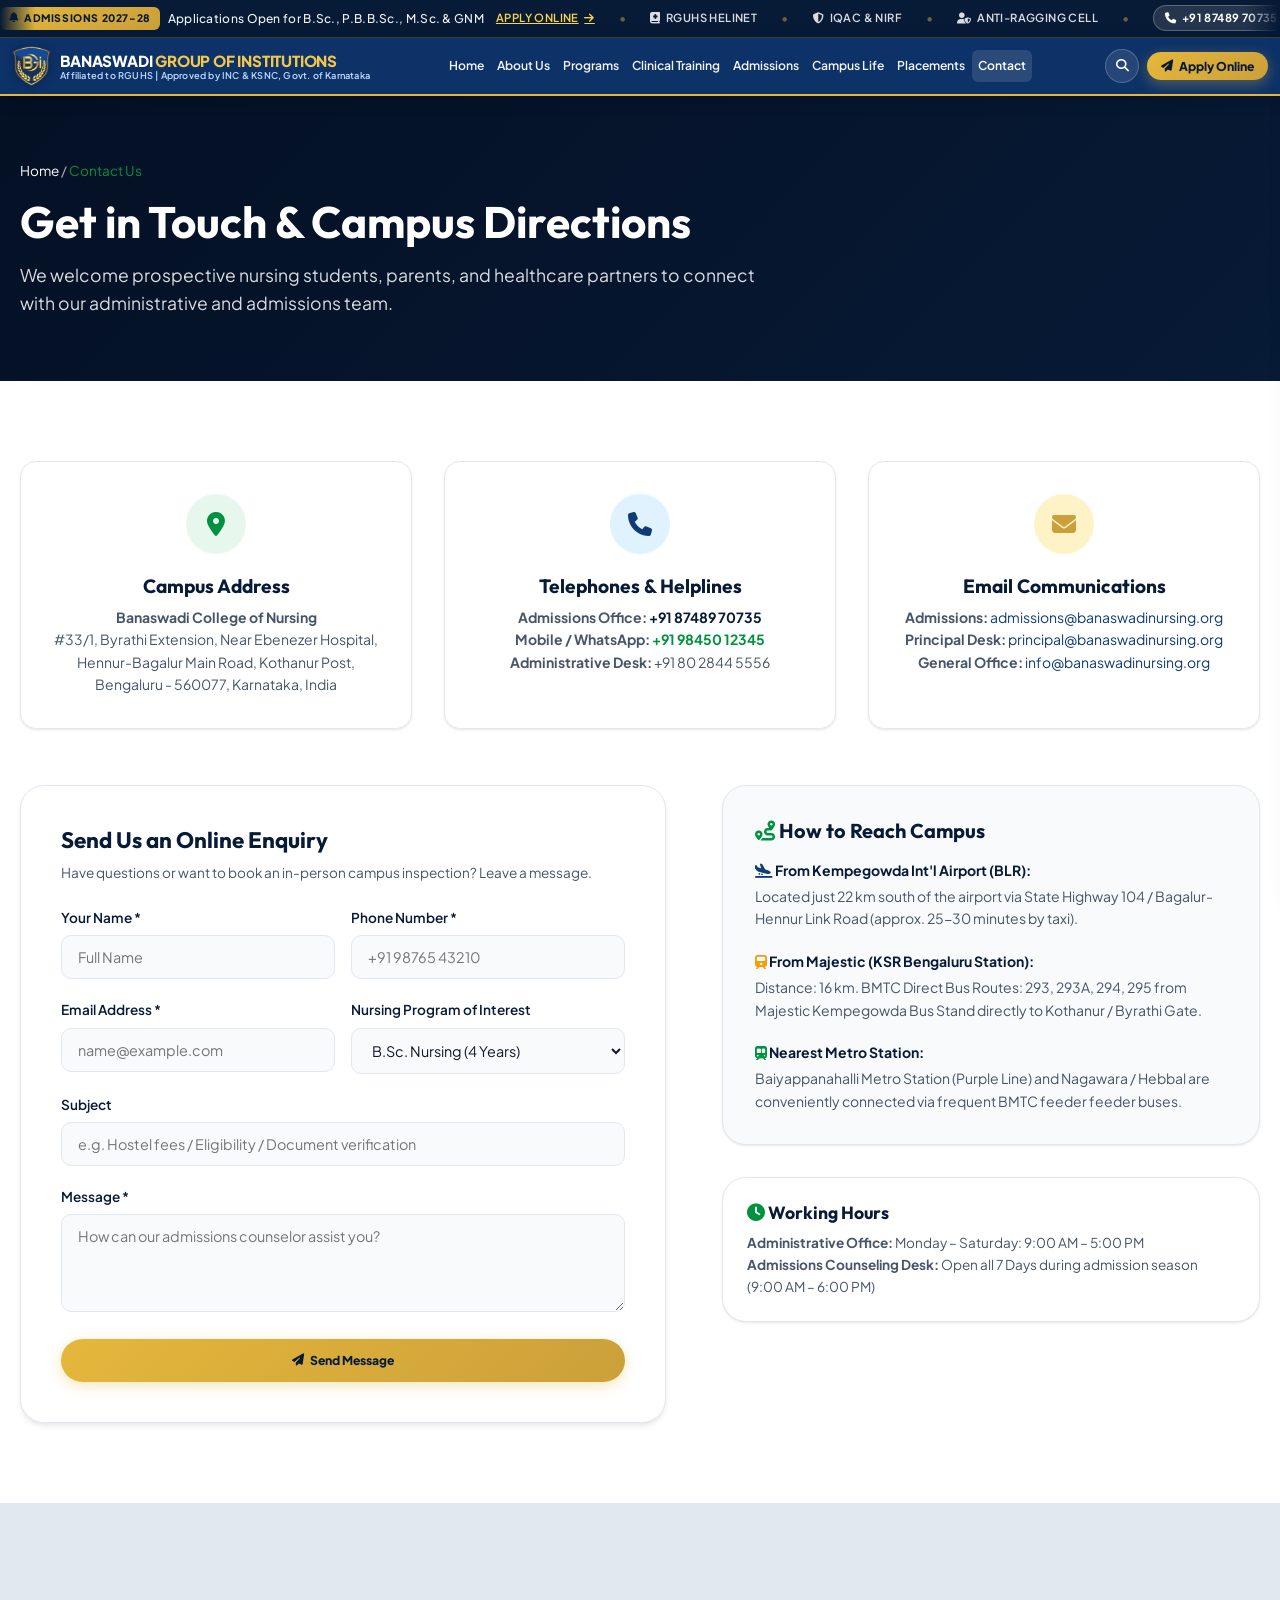
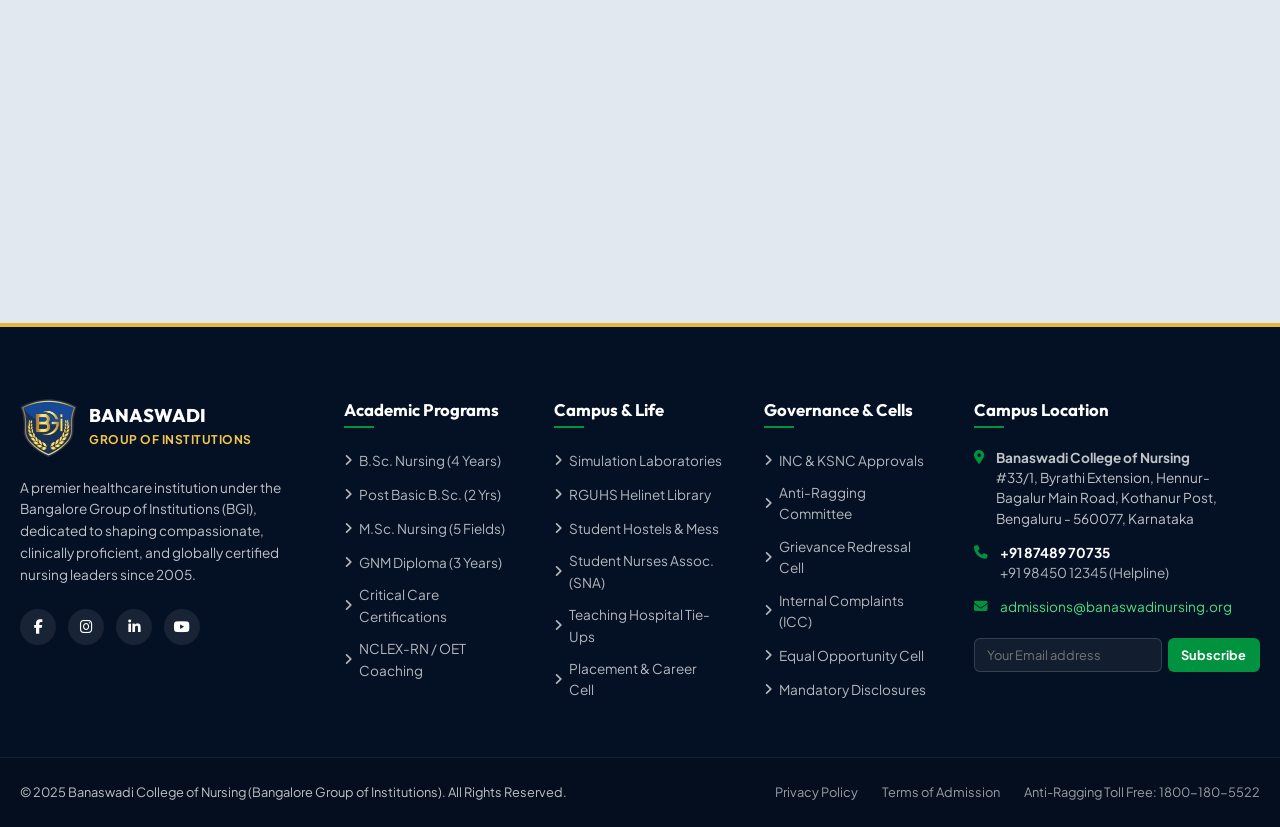
<file: contact.html>
<!DOCTYPE html>
<html lang="en">
<head>
  <meta charset="UTF-8">
  <meta name="viewport" content="width=device-width, initial-scale=1.0">
  <title>Contact Us & Campus Location | Banaswadi College of Nursing Bangalore</title>
  <meta name="description" content="Contact Banaswadi College of Nursing Bangalore: Phone, email, campus directions in Byrathi Extension Hennur Road, and admission enquiry form.">
  
  <link rel="preconnect" href="https://fonts.googleapis.com">
  <link rel="preconnect" href="https://fonts.gstatic.com" crossorigin>
  <link href="https://fonts.googleapis.com/css2?family=Outfit:wght@400;500;600;700;800&family=Plus+Jakarta+Sans:wght@400;500;600;700&display=swap" rel="stylesheet">
  <link rel="stylesheet" href="https://cdnjs.cloudflare.com/ajax/libs/font-awesome/6.4.0/css/all.min.css">
  
  <link rel="stylesheet" href="assets/css/style.css">
  <link rel="stylesheet" href="assets/css/animations.css">
</head>
<body>

  <!-- Top Utility Bar -->
  <div class="top-utility-bar" aria-label="Announcement Ticker">
    <div class="top-slider-wrapper">
      <div class="top-slider-track">
        <!-- Group 1 -->
        <div class="top-slider-group">
          <div class="slider-item">
            <span class="badge-pulse"><i class="fa-solid fa-bell"></i> ADMISSIONS 2027-28</span>
            <span class="ticker-text">Applications Open for B.Sc., P.B.B.Sc., M.Sc. &amp; GNM</span>
            <a href="admissions.html" class="ticker-link">Apply Online <i class="fa-solid fa-arrow-right"></i></a>
          </div>
          <span class="slider-separator">&bull;</span>
          <div class="slider-item">
            <a href="https://rguhs.karnataka.gov.in/" target="_blank" rel="noopener"><i class="fa-solid fa-book-medical"></i> RGUHS Helinet</a>
          </div>
          <span class="slider-separator">&bull;</span>
          <div class="slider-item">
            <a href="about.html#governance"><i class="fa-solid fa-shield-halved"></i> IQAC &amp; NIRF</a>
          </div>
          <span class="slider-separator">&bull;</span>
          <div class="slider-item">
            <a href="campus-life.html#anti-ragging"><i class="fa-solid fa-user-shield"></i> Anti-Ragging Cell</a>
          </div>
          <span class="slider-separator">&bull;</span>
          <div class="slider-item">
            <a href="tel:+918748970735" class="top-phone-cta"><i class="fa-solid fa-phone"></i> +91 87489 70735</a>
          </div>
          <span class="slider-separator">&bull;</span>
          <div class="slider-item">
            <span class="slider-highlight"><i class="fa-solid fa-hospital-user"></i> 1000+ Bed Hospital Clinical Tie-Ups</span>
          </div>
          <span class="slider-separator">&bull;</span>
          <div class="slider-item">
            <span class="slider-highlight"><i class="fa-solid fa-earth-americas"></i> Global Placement Cell: UK NHS, USA &amp; Middle East</span>
          </div>
          <span class="slider-separator">&bull;</span>
        </div>

        <!-- Group 2 (Clone for Continuous Infinite Loop) -->
        <div class="top-slider-group" aria-hidden="true">
          <div class="slider-item">
            <span class="badge-pulse"><i class="fa-solid fa-bell"></i> ADMISSIONS 2027-28</span>
            <span class="ticker-text">Applications Open for B.Sc., P.B.B.Sc., M.Sc. &amp; GNM</span>
            <a href="admissions.html" class="ticker-link">Apply Online <i class="fa-solid fa-arrow-right"></i></a>
          </div>
          <span class="slider-separator">&bull;</span>
          <div class="slider-item">
            <a href="https://rguhs.karnataka.gov.in/" target="_blank" rel="noopener"><i class="fa-solid fa-book-medical"></i> RGUHS Helinet</a>
          </div>
          <span class="slider-separator">&bull;</span>
          <div class="slider-item">
            <a href="about.html#governance"><i class="fa-solid fa-shield-halved"></i> IQAC &amp; NIRF</a>
          </div>
          <span class="slider-separator">&bull;</span>
          <div class="slider-item">
            <a href="campus-life.html#anti-ragging"><i class="fa-solid fa-user-shield"></i> Anti-Ragging Cell</a>
          </div>
          <span class="slider-separator">&bull;</span>
          <div class="slider-item">
            <a href="tel:+918748970735" class="top-phone-cta"><i class="fa-solid fa-phone"></i> +91 87489 70735</a>
          </div>
          <span class="slider-separator">&bull;</span>
          <div class="slider-item">
            <span class="slider-highlight"><i class="fa-solid fa-hospital-user"></i> 1000+ Bed Hospital Clinical Tie-Ups</span>
          </div>
          <span class="slider-separator">&bull;</span>
          <div class="slider-item">
            <span class="slider-highlight"><i class="fa-solid fa-earth-americas"></i> Global Placement Cell: UK NHS, USA &amp; Middle East</span>
          </div>
          <span class="slider-separator">&bull;</span>
        </div>
      </div>
    </div>
  </div>

  <!-- Main Navigation -->
  <header class="main-header">
    <div class="header-container">
      <a href="index.html" class="brand-identity">
        <img src="assets/images/emblem.webp" alt="Banaswadi College of Nursing Emblem" class="brand-emblem-img">
        <div class="brand-text-wrap">
          <span class="brand-title">BANASWADI <span>GROUP OF INSTITUTIONS</span></span>
          <span class="brand-accreditation">Affiliated to RGUHS | Approved by INC &amp; KSNC, Govt. of Karnataka</span>
        </div>
      </a>

      <nav class="nav-menu">
        <div class="nav-item"><a href="index.html" class="nav-link">Home</a></div>
        <div class="nav-item"><a href="about.html" class="nav-link">About Us</a></div>
        <div class="nav-item"><a href="programs.html" class="nav-link">Programs</a></div>
        <div class="nav-item"><a href="clinical-training.html" class="nav-link">Clinical Training</a></div>
        <div class="nav-item"><a href="admissions.html" class="nav-link">Admissions</a></div>
        <div class="nav-item"><a href="campus-life.html" class="nav-link">Campus Life</a></div>
        <div class="nav-item"><a href="placements.html" class="nav-link">Placements</a></div>
        <div class="nav-item active"><a href="contact.html" class="nav-link">Contact</a></div>
      </nav>

      <div class="header-actions">
        <button class="btn-search-trigger" title="Search"><i class="fa-solid fa-magnifying-glass"></i></button>
        <button class="btn-primary-apply" data-open-modal="admissionModal">
          <i class="fa-solid fa-paper-plane"></i> Apply Online
        </button>
        <button class="mobile-toggle" aria-label="Open Mobile Menu"><i class="fa-solid fa-bars-staggered"></i></button>
      </div>
    </div>
  </header>

  <!-- Banner -->
  <section style="background:linear-gradient(135deg, var(--primary-navy-dark) 0%, var(--primary-navy) 100%); color:#ffffff; padding:4rem 0;">
    <div class="container">
      <div style="font-size:0.85rem; color:rgba(255,255,255,0.7); margin-bottom:0.75rem;">
        <a href="index.html" style="color:#ffffff;">Home</a> / <span style="color:var(--med-green);">Contact Us</span>
      </div>
      <h1 style="color:#ffffff; font-size:2.75rem; margin-bottom:0.75rem;">Get in Touch &amp; Campus Directions</h1>
      <p style="max-width:750px; font-size:1.1rem; color:rgba(255,255,255,0.85); line-height:1.6;">
        We welcome prospective nursing students, parents, and healthcare partners to connect with our administrative and admissions team.
      </p>
    </div>
  </section>

  <!-- Section 1: Contact Information Cards -->
  <section class="section-padding">
    <div class="container">
      <div style="display:grid; grid-template-columns:repeat(3, 1fr); gap:2rem; margin-bottom:3.5rem;">
        <!-- Card 1: Address -->
        <div style="background:#ffffff; border:1px solid var(--border-light); border-radius:var(--radius-lg); padding:2rem; box-shadow:var(--shadow-sm); text-align:center;">
          <div style="width:60px; height:60px; border-radius:var(--radius-full); background:var(--med-green-light); color:var(--med-green); display:flex; align-items:center; justify-content:center; font-size:1.5rem; margin:0 auto 1.25rem auto;">
            <i class="fa-solid fa-location-dot"></i>
          </div>
          <h3 style="color:var(--primary-navy); margin-bottom:0.5rem; font-size:1.2rem;">Campus Address</h3>
          <p style="font-size:0.875rem; color:var(--text-muted); line-height:1.6;">
            <strong>Banaswadi College of Nursing</strong><br>
            #33/1, Byrathi Extension, Near Ebenezer Hospital,<br>
            Hennur-Bagalur Main Road, Kothanur Post,<br>
            Bengaluru - 560077, Karnataka, India
          </p>
        </div>

        <!-- Card 2: Phone -->
        <div style="background:#ffffff; border:1px solid var(--border-light); border-radius:var(--radius-lg); padding:2rem; box-shadow:var(--shadow-sm); text-align:center;">
          <div style="width:60px; height:60px; border-radius:var(--radius-full); background:#e0f2fe; color:var(--accent-blue); display:flex; align-items:center; justify-content:center; font-size:1.5rem; margin:0 auto 1.25rem auto;">
            <i class="fa-solid fa-phone"></i>
          </div>
          <h3 style="color:var(--primary-navy); margin-bottom:0.5rem; font-size:1.2rem;">Telephones &amp; Helplines</h3>
          <p style="font-size:0.875rem; color:var(--text-muted); line-height:1.6;">
            <strong>Admissions Office:</strong> <a href="tel:+918748970735" style="color:var(--primary-navy); font-weight:700;">+91 87489 70735</a><br>
            <strong>Mobile / WhatsApp:</strong> <a href="tel:+919845012345" style="color:var(--med-green); font-weight:700;">+91 98450 12345</a><br>
            <strong>Administrative Desk:</strong> +91 80 2844 5556
          </p>
        </div>

        <!-- Card 3: Email -->
        <div style="background:#ffffff; border:1px solid var(--border-light); border-radius:var(--radius-lg); padding:2rem; box-shadow:var(--shadow-sm); text-align:center;">
          <div style="width:60px; height:60px; border-radius:var(--radius-full); background:#fef3c7; color:var(--accent-gold); display:flex; align-items:center; justify-content:center; font-size:1.5rem; margin:0 auto 1.25rem auto;">
            <i class="fa-solid fa-envelope"></i>
          </div>
          <h3 style="color:var(--primary-navy); margin-bottom:0.5rem; font-size:1.2rem;">Email Communications</h3>
          <p style="font-size:0.875rem; color:var(--text-muted); line-height:1.6;">
            <strong>Admissions:</strong> <a href="mailto:admissions@banaswadinursing.org" style="color:var(--accent-blue);">admissions@banaswadinursing.org</a><br>
            <strong>Principal Desk:</strong> <a href="mailto:principal@banaswadinursing.org" style="color:var(--accent-blue);">principal@banaswadinursing.org</a><br>
            <strong>General Office:</strong> <a href="mailto:info@banaswadinursing.org" style="color:var(--accent-blue);">info@banaswadinursing.org</a>
          </p>
        </div>
      </div>

      <!-- Section 2: Contact Form & Transit Directions -->
      <div style="display:grid; grid-template-columns:1.2fr 1fr; gap:3.5rem; align-items:start;" id="enquiry-form">
        <!-- Form -->
        <div style="background:#ffffff; border:1px solid var(--border-light); border-radius:var(--radius-xl); padding:2.5rem; box-shadow:var(--shadow-md);">
          <h3 style="color:var(--primary-navy); margin-bottom:0.5rem; font-size:1.4rem;">Send Us an Online Enquiry</h3>
          <p style="font-size:0.85rem; color:var(--text-muted); margin-bottom:1.5rem;">Have questions or want to book an in-person campus inspection? Leave a message.</p>

          <form id="contactPageForm">
            <div class="form-row">
              <div class="form-group">
                <label class="form-label">Your Name *</label>
                <input type="text" class="form-control" placeholder="Full Name" required>
              </div>
              <div class="form-group">
                <label class="form-label">Phone Number *</label>
                <input type="tel" class="form-control" placeholder="+91 98765 43210" required>
              </div>
            </div>

            <div class="form-row">
              <div class="form-group">
                <label class="form-label">Email Address *</label>
                <input type="email" class="form-control" placeholder="name@example.com" required>
              </div>
              <div class="form-group">
                <label class="form-label">Nursing Program of Interest</label>
                <select class="form-control">
                  <option value="B.Sc. Nursing">B.Sc. Nursing (4 Years)</option>
                  <option value="Post Basic B.Sc.">Post Basic B.Sc. (2 Years)</option>
                  <option value="M.Sc. Nursing">M.Sc. Nursing</option>
                  <option value="GNM">GNM Diploma</option>
                  <option value="Campus Tour">Campus Tour Booking</option>
                </select>
              </div>
            </div>

            <div class="form-group">
              <label class="form-label">Subject</label>
              <input type="text" class="form-control" placeholder="e.g. Hostel fees / Eligibility / Document verification">
            </div>

            <div class="form-group">
              <label class="form-label">Message *</label>
              <textarea class="form-control" rows="4" placeholder="How can our admissions counselor assist you?" required></textarea>
            </div>

            <button type="submit" class="btn-primary-apply" style="width:100%; justify-content:center; padding:0.85rem;">
              <i class="fa-solid fa-paper-plane"></i> Send Message
            </button>
          </form>
        </div>

        <!-- Transit Connectivity Guide -->
        <div>
          <div style="background:var(--bg-slate); border:1px solid var(--border-light); border-radius:var(--radius-xl); padding:2rem; box-shadow:var(--shadow-sm); margin-bottom:2rem;">
            <h3 style="color:var(--primary-navy); margin-bottom:1rem; font-size:1.25rem;">
              <i class="fa-solid fa-route" style="color:var(--med-green);"></i> How to Reach Campus
            </h3>
            
            <div style="display:flex; flex-direction:column; gap:1.25rem; font-size:0.875rem;">
              <div>
                <strong style="color:var(--primary-navy);"><i class="fa-solid fa-plane-arrival" style="color:var(--accent-blue);"></i> From Kempegowda Int'l Airport (BLR):</strong>
                <p style="color:var(--text-muted); margin-top:0.25rem;">
                  Located just 22 km south of the airport via State Highway 104 / Bagalur-Hennur Link Road (approx. 25-30 minutes by taxi).
                </p>
              </div>

              <div>
                <strong style="color:var(--primary-navy);"><i class="fa-solid fa-train" style="color:var(--accent-amber);"></i> From Majestic (KSR Bengaluru Station):</strong>
                <p style="color:var(--text-muted); margin-top:0.25rem;">
                  Distance: 16 km. BMTC Direct Bus Routes: 293, 293A, 294, 295 from Majestic Kempegowda Bus Stand directly to Kothanur / Byrathi Gate.
                </p>
              </div>

              <div>
                <strong style="color:var(--primary-navy);"><i class="fa-solid fa-train-subway" style="color:var(--med-green);"></i> Nearest Metro Station:</strong>
                <p style="color:var(--text-muted); margin-top:0.25rem;">
                  Baiyappanahalli Metro Station (Purple Line) and Nagawara / Hebbal are conveniently connected via frequent BMTC feeder feeder buses.
                </p>
              </div>
            </div>
          </div>

          <!-- Working Hours -->
          <div style="background:#ffffff; border:1px solid var(--border-light); border-radius:var(--radius-xl); padding:1.5rem; box-shadow:var(--shadow-sm);">
            <h4 style="color:var(--primary-navy); margin-bottom:0.5rem; font-size:1.1rem;"><i class="fa-solid fa-clock" style="color:var(--med-green);"></i> Working Hours</h4>
            <p style="font-size:0.85rem; color:var(--text-muted);">
              <strong>Administrative Office:</strong> Monday – Saturday: 9:00 AM – 5:00 PM<br>
              <strong>Admissions Counseling Desk:</strong> Open all 7 Days during admission season (9:00 AM – 6:00 PM)
            </p>
          </div>
        </div>
      </div>
    </div>
  </section>

  <!-- Section 3: Interactive Location Map -->
  <section style="height:420px; width:100%; position:relative; background:#e2e8f0;">
    <iframe 
      title="Banaswadi College of Nursing Location Map"
      src="https://www.google.com/maps/embed?pb=!1m18!1m12!1m3!1d3886.685324546851!2d77.65342027589255!3d13.055694387267592!2m3!1f0!2f0!3f0!3m2!1i1024!2i768!4f13.1!3m3!1m2!1s0x3bae174c86b3b55d%3A0x6b44a37f59d48b13!2sByrathi%2C%20Bengaluru%2C%20Karnataka!5e0!3m2!1sen!2sin!4v1700000000000!5m2!1sen!2sin"
      width="100%" 
      height="100%" 
      style="border:0;" 
      allowfullscreen="" 
      loading="lazy">
    </iframe>
  </section>

  <!-- Footer -->
  <footer class="site-footer">
    <div class="container">
      <div class="footer-top-grid">
        <!-- Col 1: Brand & Contact Overview -->
        <div class="footer-brand-col">
          <div style="display:flex; align-items:center; gap:0.75rem;">
            <img src="assets/images/emblem.webp" alt="Banaswadi College of Nursing BGI Emblem" style="height:58px; width:auto; object-fit:contain;">
            <div>
              <h3 style="color:#ffffff; font-size:1.15rem; font-weight:800; line-height:1.2; margin:0;">BANASWADI</h3>
              <span style="color:#f3c64c; font-size:0.75rem; font-weight:700; letter-spacing:0.5px;">GROUP OF INSTITUTIONS</span>
            </div>
          </div>
          <p>
            A premier healthcare institution under the Bangalore Group of Institutions (BGI), dedicated to shaping compassionate, clinically proficient, and globally certified nursing leaders since 2005.
          </p>
          <div class="footer-social-links">
            <a href="#" class="social-icon-btn" aria-label="Facebook"><i class="fa-brands fa-facebook-f"></i></a>
            <a href="#" class="social-icon-btn" aria-label="Instagram"><i class="fa-brands fa-instagram"></i></a>
            <a href="#" class="social-icon-btn" aria-label="LinkedIn"><i class="fa-brands fa-linkedin-in"></i></a>
            <a href="#" class="social-icon-btn" aria-label="YouTube"><i class="fa-brands fa-youtube"></i></a>
          </div>
        </div>

        <!-- Col 2: Academic Programs -->
        <div class="footer-col">
          <h4>Academic Programs</h4>
          <ul class="footer-links-list">
            <li><a href="programs.html#bsc-nursing"><i class="fa-solid fa-angle-right"></i> B.Sc. Nursing (4 Years)</a></li>
            <li><a href="programs.html#pbbsc-nursing"><i class="fa-solid fa-angle-right"></i> Post Basic B.Sc. (2 Yrs)</a></li>
            <li><a href="programs.html#msc-nursing"><i class="fa-solid fa-angle-right"></i> M.Sc. Nursing (5 Fields)</a></li>
            <li><a href="programs.html#gnm"><i class="fa-solid fa-angle-right"></i> GNM Diploma (3 Years)</a></li>
            <li><a href="programs.html#certifications"><i class="fa-solid fa-angle-right"></i> Critical Care Certifications</a></li>
            <li><a href="placements.html#global-pathways"><i class="fa-solid fa-angle-right"></i> NCLEX-RN / OET Coaching</a></li>
          </ul>
        </div>

        <!-- Col 3: Student & Campus Corner (Jayantian Style) -->
        <div class="footer-col">
          <h4>Campus &amp; Life</h4>
          <ul class="footer-links-list">
            <li><a href="campus-life.html#infrastructure"><i class="fa-solid fa-angle-right"></i> Simulation Laboratories</a></li>
            <li><a href="campus-life.html#library"><i class="fa-solid fa-angle-right"></i> RGUHS Helinet Library</a></li>
            <li><a href="campus-life.html#hostels"><i class="fa-solid fa-angle-right"></i> Student Hostels &amp; Mess</a></li>
            <li><a href="campus-life.html#sna"><i class="fa-solid fa-angle-right"></i> Student Nurses Assoc. (SNA)</a></li>
            <li><a href="clinical-training.html#hospitals"><i class="fa-solid fa-angle-right"></i> Teaching Hospital Tie-Ups</a></li>
            <li><a href="placements.html"><i class="fa-solid fa-angle-right"></i> Placement &amp; Career Cell</a></li>
          </ul>
        </div>

        <!-- Col 4: Statutory & Governance Disclosures -->
        <div class="footer-col">
          <h4>Governance &amp; Cells</h4>
          <ul class="footer-links-list">
            <li><a href="about.html#accreditations"><i class="fa-solid fa-angle-right"></i> INC &amp; KSNC Approvals</a></li>
            <li><a href="campus-life.html#anti-ragging"><i class="fa-solid fa-angle-right"></i> Anti-Ragging Committee</a></li>
            <li><a href="about.html#governance"><i class="fa-solid fa-angle-right"></i> Grievance Redressal Cell</a></li>
            <li><a href="about.html#governance"><i class="fa-solid fa-angle-right"></i> Internal Complaints (ICC)</a></li>
            <li><a href="about.html#governance"><i class="fa-solid fa-angle-right"></i> Equal Opportunity Cell</a></li>
            <li><a href="admissions.html#prospectus"><i class="fa-solid fa-angle-right"></i> Mandatory Disclosures</a></li>
          </ul>
        </div>

        <!-- Col 5: Campus Address & Helpline -->
        <div class="footer-col">
          <h4>Campus Location</h4>
          <div class="footer-contact-item">
            <i class="fa-solid fa-location-dot"></i>
            <div>
              <strong>Banaswadi College of Nursing</strong><br>
              #33/1, Byrathi Extension, Hennur-Bagalur Main Road, Kothanur Post, Bengaluru - 560077, Karnataka
            </div>
          </div>
          <div class="footer-contact-item">
            <i class="fa-solid fa-phone"></i>
            <div>
              <a href="tel:+918748970735" style="color:#ffffff; font-weight:700;">+91 87489 70735</a><br>
              <a href="tel:+919845012345" style="color:rgba(255,255,255,0.7);">+91 98450 12345 (Helpline)</a>
            </div>
          </div>
          <div class="footer-contact-item">
            <i class="fa-solid fa-envelope"></i>
            <div>
              <a href="mailto:admissions@banaswadinursing.org" style="color:#4ade80;">admissions@banaswadinursing.org</a>
            </div>
          </div>

          <!-- Quick Newsletter Subscription -->
          <form id="footerNewsletterForm" style="margin-top:1.25rem;">
            <div style="display:flex; gap:0.35rem;">
              <input type="email" placeholder="Your Email address" required style="padding:0.5rem 0.75rem; border-radius:var(--radius-sm); border:1px solid rgba(255,255,255,0.15); background:rgba(255,255,255,0.06); color:#fff; font-size:0.8rem; flex:1;">
              <button type="submit" style="background:var(--med-green); color:#fff; border:none; padding:0.5rem 0.85rem; border-radius:var(--radius-sm); font-size:0.8rem; font-weight:700; cursor:pointer;">
                Subscribe
              </button>
            </div>
          </form>
        </div>
      </div>
    </div>

    <!-- Bottom Copyright & Compliance Strip -->
    <div class="footer-bottom-bar">
      <div class="container">
        <div class="footer-bottom-inner">
          <div>
            &copy; 2025 Banaswadi College of Nursing (Bangalore Group of Institutions). All Rights Reserved.
          </div>
          <div class="footer-legal-links">
            <a href="about.html">Privacy Policy</a>
            <a href="about.html">Terms of Admission</a>
            <a href="campus-life.html#anti-ragging">Anti-Ragging Toll Free: 1800-180-5522</a>
          </div>
        </div>
      </div>
    </div>
  </footer>

  <script src="assets/js/main.js"></script>
  <script src="assets/js/form-handler.js"></script>
<!-- ==========================================================================
       MOBILE DRAWER NAVIGATION
       ========================================================================== -->
  <div class="mobile-drawer-backdrop"></div>
  <aside class="mobile-nav-drawer">
    <div class="mobile-drawer-header">
      <div style="display:flex; align-items:center; gap:0.65rem;">
        <img src="assets/images/emblem.webp" alt="BGI Emblem" style="height:40px; object-fit:contain;">
        <div>
          <span style="font-weight:800; font-size:0.95rem; color:var(--primary-navy); display:block; line-height:1.2;">Banaswadi College of Nursing</span>
        </div>
      </div>
      <button class="mobile-drawer-close" style="background:none; border:none; font-size:1.4rem; color:var(--text-dark); cursor:pointer;">
        <i class="fa-solid fa-xmark"></i>
      </button>
    </div>

    <div class="mobile-drawer-nav">
      <a href="index.html" class="mobile-nav-link active">Home <i class="fa-solid fa-angle-right"></i></a>
      <a href="about.html" class="mobile-nav-link">About College <i class="fa-solid fa-angle-right"></i></a>
      <a href="programs.html" class="mobile-nav-link">Nursing Programs <i class="fa-solid fa-angle-right"></i></a>
      <a href="clinical-training.html" class="mobile-nav-link">Clinical Training &amp; Hospitals <i class="fa-solid fa-angle-right"></i></a>
      <a href="admissions.html" class="mobile-nav-link">Admissions 2027-28 <i class="fa-solid fa-angle-right"></i></a>
      <a href="campus-life.html" class="mobile-nav-link">Campus Life &amp; Hostels <i class="fa-solid fa-angle-right"></i></a>
      <a href="placements.html" class="mobile-nav-link">Placements &amp; Careers <i class="fa-solid fa-angle-right"></i></a>
      <a href="contact.html" class="mobile-nav-link">Contact &amp; Location <i class="fa-solid fa-angle-right"></i></a>
    </div>

    <div style="padding:1.5rem; margin-top:auto; border-top:1px solid var(--border-light);">
      <button class="btn-primary-apply" style="width:100%; justify-content:center;" data-open-modal="admissionModal">
        <i class="fa-solid fa-paper-plane"></i> Apply Online
      </button>
      <div style="text-align:center; margin-top:1rem; font-size:0.8rem; color:var(--text-light);">
        <i class="fa-solid fa-phone"></i> +91 87489 70735
      </div>
    </div>
  </aside>

  <!-- ==========================================================================
       MODAL: ADMISSIONS
</body>
</html>
</file>
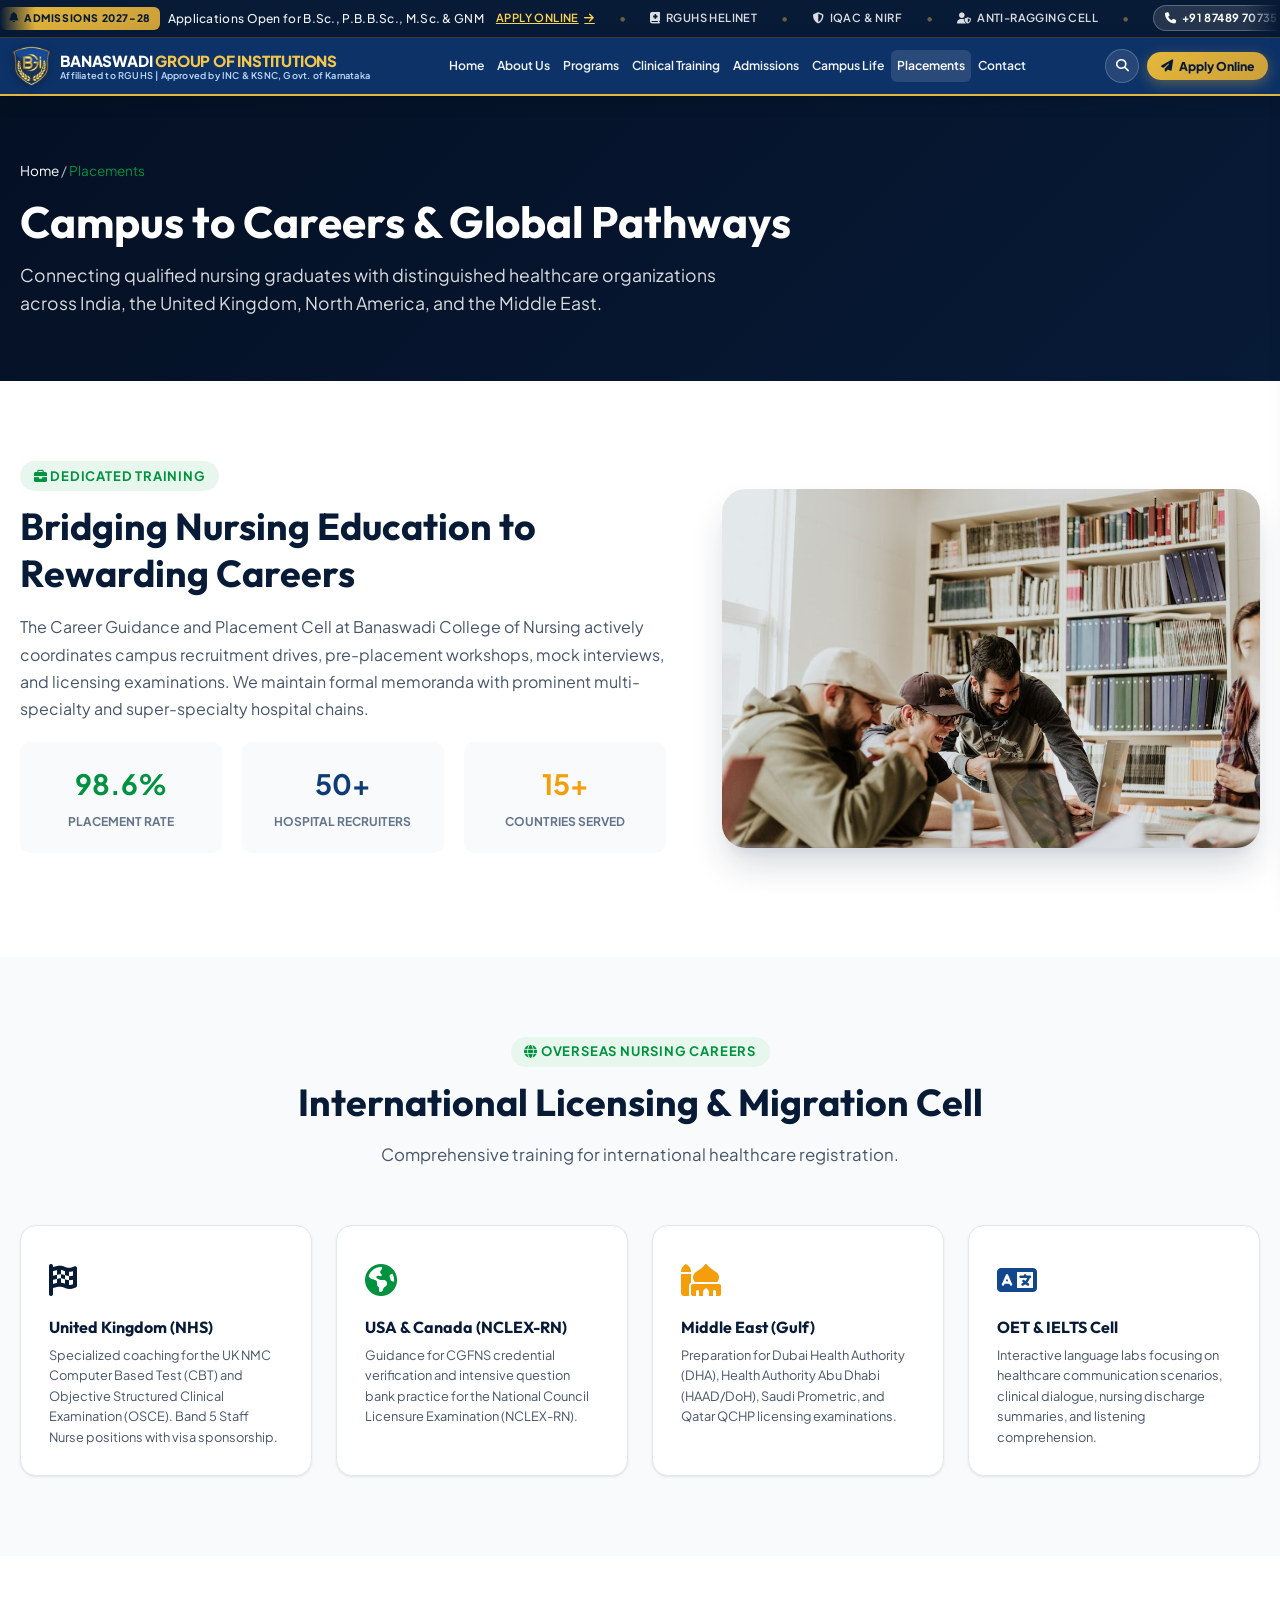
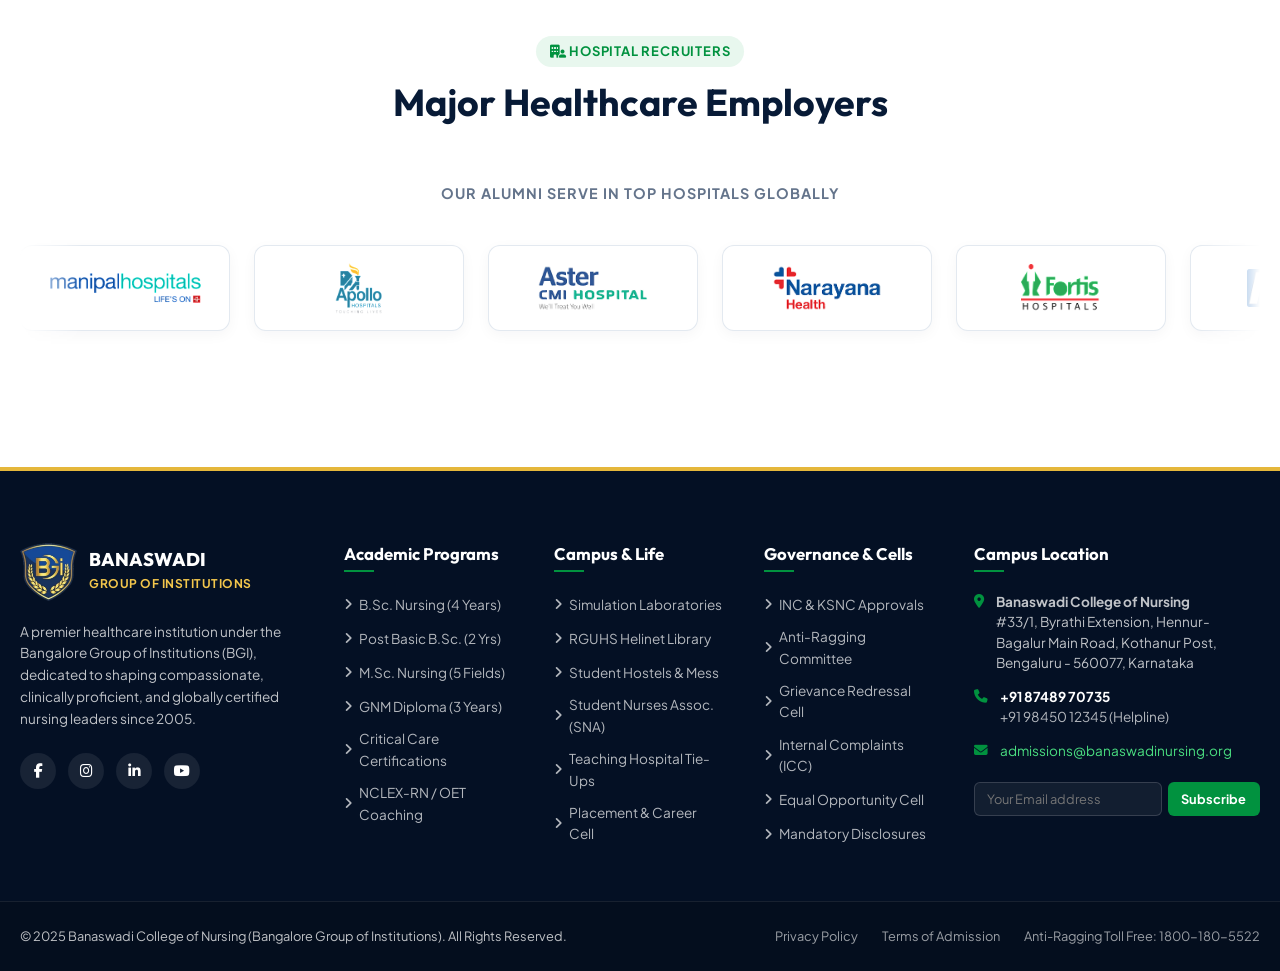
<file: placements.html>
<!DOCTYPE html>
<html lang="en">
<head>
  <meta charset="UTF-8">
  <meta name="viewport" content="width=device-width, initial-scale=1.0">
  <title>Placements & Global Careers | Banaswadi College of Nursing Bangalore</title>
  <meta name="description" content="Global nursing placements at Banaswadi College of Nursing: UK NHS, USA, Canada, Gulf, Apollo, Manipal. NCLEX-RN and OET/IELTS coaching cell.">
  
  <link rel="preconnect" href="https://fonts.googleapis.com">
  <link rel="preconnect" href="https://fonts.gstatic.com" crossorigin>
  <link href="https://fonts.googleapis.com/css2?family=Outfit:wght@400;500;600;700;800&family=Plus+Jakarta+Sans:wght@400;500;600;700&display=swap" rel="stylesheet">
  <link rel="stylesheet" href="https://cdnjs.cloudflare.com/ajax/libs/font-awesome/6.4.0/css/all.min.css">
  
  <link rel="stylesheet" href="assets/css/style.css">
  <link rel="stylesheet" href="assets/css/animations.css">
</head>
<body>

  <!-- Top Utility Bar -->
  <div class="top-utility-bar" aria-label="Announcement Ticker">
    <div class="top-slider-wrapper">
      <div class="top-slider-track">
        <!-- Group 1 -->
        <div class="top-slider-group">
          <div class="slider-item">
            <span class="badge-pulse"><i class="fa-solid fa-bell"></i> ADMISSIONS 2027-28</span>
            <span class="ticker-text">Applications Open for B.Sc., P.B.B.Sc., M.Sc. &amp; GNM</span>
            <a href="admissions.html" class="ticker-link">Apply Online <i class="fa-solid fa-arrow-right"></i></a>
          </div>
          <span class="slider-separator">&bull;</span>
          <div class="slider-item">
            <a href="https://rguhs.karnataka.gov.in/" target="_blank" rel="noopener"><i class="fa-solid fa-book-medical"></i> RGUHS Helinet</a>
          </div>
          <span class="slider-separator">&bull;</span>
          <div class="slider-item">
            <a href="about.html#governance"><i class="fa-solid fa-shield-halved"></i> IQAC &amp; NIRF</a>
          </div>
          <span class="slider-separator">&bull;</span>
          <div class="slider-item">
            <a href="campus-life.html#anti-ragging"><i class="fa-solid fa-user-shield"></i> Anti-Ragging Cell</a>
          </div>
          <span class="slider-separator">&bull;</span>
          <div class="slider-item">
            <a href="tel:+918748970735" class="top-phone-cta"><i class="fa-solid fa-phone"></i> +91 87489 70735</a>
          </div>
          <span class="slider-separator">&bull;</span>
          <div class="slider-item">
            <span class="slider-highlight"><i class="fa-solid fa-hospital-user"></i> 1000+ Bed Hospital Clinical Tie-Ups</span>
          </div>
          <span class="slider-separator">&bull;</span>
          <div class="slider-item">
            <span class="slider-highlight"><i class="fa-solid fa-earth-americas"></i> Global Placement Cell: UK NHS, USA &amp; Middle East</span>
          </div>
          <span class="slider-separator">&bull;</span>
        </div>

        <!-- Group 2 (Clone for Continuous Infinite Loop) -->
        <div class="top-slider-group" aria-hidden="true">
          <div class="slider-item">
            <span class="badge-pulse"><i class="fa-solid fa-bell"></i> ADMISSIONS 2027-28</span>
            <span class="ticker-text">Applications Open for B.Sc., P.B.B.Sc., M.Sc. &amp; GNM</span>
            <a href="admissions.html" class="ticker-link">Apply Online <i class="fa-solid fa-arrow-right"></i></a>
          </div>
          <span class="slider-separator">&bull;</span>
          <div class="slider-item">
            <a href="https://rguhs.karnataka.gov.in/" target="_blank" rel="noopener"><i class="fa-solid fa-book-medical"></i> RGUHS Helinet</a>
          </div>
          <span class="slider-separator">&bull;</span>
          <div class="slider-item">
            <a href="about.html#governance"><i class="fa-solid fa-shield-halved"></i> IQAC &amp; NIRF</a>
          </div>
          <span class="slider-separator">&bull;</span>
          <div class="slider-item">
            <a href="campus-life.html#anti-ragging"><i class="fa-solid fa-user-shield"></i> Anti-Ragging Cell</a>
          </div>
          <span class="slider-separator">&bull;</span>
          <div class="slider-item">
            <a href="tel:+918748970735" class="top-phone-cta"><i class="fa-solid fa-phone"></i> +91 87489 70735</a>
          </div>
          <span class="slider-separator">&bull;</span>
          <div class="slider-item">
            <span class="slider-highlight"><i class="fa-solid fa-hospital-user"></i> 1000+ Bed Hospital Clinical Tie-Ups</span>
          </div>
          <span class="slider-separator">&bull;</span>
          <div class="slider-item">
            <span class="slider-highlight"><i class="fa-solid fa-earth-americas"></i> Global Placement Cell: UK NHS, USA &amp; Middle East</span>
          </div>
          <span class="slider-separator">&bull;</span>
        </div>
      </div>
    </div>
  </div>

  <!-- Main Navigation -->
  <header class="main-header">
    <div class="header-container">
      <a href="index.html" class="brand-identity">
        <img src="assets/images/emblem.webp" alt="Banaswadi College of Nursing Emblem" class="brand-emblem-img">
        <div class="brand-text-wrap">
          <span class="brand-title">BANASWADI <span>GROUP OF INSTITUTIONS</span></span>
          <span class="brand-accreditation">Affiliated to RGUHS | Approved by INC &amp; KSNC, Govt. of Karnataka</span>
        </div>
      </a>

      <nav class="nav-menu">
        <div class="nav-item"><a href="index.html" class="nav-link">Home</a></div>
        <div class="nav-item"><a href="about.html" class="nav-link">About Us</a></div>
        <div class="nav-item"><a href="programs.html" class="nav-link">Programs</a></div>
        <div class="nav-item"><a href="clinical-training.html" class="nav-link">Clinical Training</a></div>
        <div class="nav-item"><a href="admissions.html" class="nav-link">Admissions</a></div>
        <div class="nav-item"><a href="campus-life.html" class="nav-link">Campus Life</a></div>
        <div class="nav-item active"><a href="placements.html" class="nav-link">Placements</a></div>
        <div class="nav-item"><a href="contact.html" class="nav-link">Contact</a></div>
      </nav>

      <div class="header-actions">
        <button class="btn-search-trigger" title="Search"><i class="fa-solid fa-magnifying-glass"></i></button>
        <button class="btn-primary-apply" data-open-modal="admissionModal">
          <i class="fa-solid fa-paper-plane"></i> Apply Online
        </button>
        <button class="mobile-toggle" aria-label="Open Mobile Menu"><i class="fa-solid fa-bars-staggered"></i></button>
      </div>
    </div>
  </header>

  <!-- Banner -->
  <section style="background:linear-gradient(135deg, var(--primary-navy-dark) 0%, var(--primary-navy) 100%); color:#ffffff; padding:4rem 0;">
    <div class="container">
      <div style="font-size:0.85rem; color:rgba(255,255,255,0.7); margin-bottom:0.75rem;">
        <a href="index.html" style="color:#ffffff;">Home</a> / <span style="color:var(--med-green);">Placements</span>
      </div>
      <h1 style="color:#ffffff; font-size:2.75rem; margin-bottom:0.75rem;">Campus to Careers &amp; Global Pathways</h1>
      <p style="max-width:750px; font-size:1.1rem; color:rgba(255,255,255,0.85); line-height:1.6;">
        Connecting qualified nursing graduates with distinguished healthcare organizations across India, the United Kingdom, North America, and the Middle East.
      </p>
    </div>
  </section>

  <!-- Section 1: Placement Cell Highlights -->
  <section class="section-padding">
    <div class="container">
      <div style="display:grid; grid-template-columns:1.2fr 1fr; gap:3.5rem; align-items:center;">
        <div>
          <span class="section-tag"><i class="fa-solid fa-briefcase"></i> Dedicated Training</span>
          <h2 class="section-title" style="text-align:left;">Bridging Nursing Education to Rewarding Careers</h2>
          <p style="font-size:1rem; color:var(--text-muted); line-height:1.7; margin-bottom:1.25rem;">
            The Career Guidance and Placement Cell at Banaswadi College of Nursing actively coordinates campus recruitment drives, pre-placement workshops, mock interviews, and licensing examinations. We maintain formal memoranda with prominent multi-specialty and super-specialty hospital chains.
          </p>
          <div style="display:grid; grid-template-columns:repeat(3, 1fr); gap:1.25rem; margin-bottom:1.5rem;">
            <div style="background:var(--bg-slate); padding:1.25rem; border-radius:var(--radius-md); text-align:center;">
              <strong style="font-size:1.75rem; color:var(--med-green); display:block;">98.6%</strong>
              <span style="font-size:0.75rem; color:var(--text-light); text-transform:uppercase; font-weight:700;">Placement Rate</span>
            </div>
            <div style="background:var(--bg-slate); padding:1.25rem; border-radius:var(--radius-md); text-align:center;">
              <strong style="font-size:1.75rem; color:var(--accent-blue); display:block;">50+</strong>
              <span style="font-size:0.75rem; color:var(--text-light); text-transform:uppercase; font-weight:700;">Hospital Recruiters</span>
            </div>
            <div style="background:var(--bg-slate); padding:1.25rem; border-radius:var(--radius-md); text-align:center;">
              <strong style="font-size:1.75rem; color:var(--accent-amber); display:block;">15+</strong>
              <span style="font-size:0.75rem; color:var(--text-light); text-transform:uppercase; font-weight:700;">Countries Served</span>
            </div>
          </div>
        </div>

        <div>
          <img src="assets/images/nurse-graduate.jpg" alt="Nursing Graduates" style="border-radius:var(--radius-xl); box-shadow:var(--shadow-xl); width:100%;">
        </div>
      </div>
    </div>
  </section>

  <!-- Section 2: Global Pathways (NCLEX & OET) -->
  <section class="section-padding" id="global-pathways" style="background:var(--bg-slate);">
    <div class="container">
      <div class="section-header">
        <span class="section-tag"><i class="fa-solid fa-globe"></i> Overseas Nursing Careers</span>
        <h2 class="section-title">International Licensing &amp; Migration Cell</h2>
        <p class="section-subtitle">Comprehensive training for international healthcare registration.</p>
      </div>

      <div style="display:grid; grid-template-columns:repeat(4, 1fr); gap:1.5rem;">
        <div style="background:#ffffff; border:1px solid var(--border-light); border-radius:var(--radius-lg); padding:1.75rem; box-shadow:var(--shadow-sm);">
          <div style="font-size:2rem; color:var(--primary-navy); margin-bottom:0.75rem;"><i class="fa-solid fa-flag-checkered"></i></div>
          <h4 style="color:var(--primary-navy); margin-bottom:0.5rem;">United Kingdom (NHS)</h4>
          <p style="font-size:0.8rem; color:var(--text-muted); line-height:1.6;">
            Specialized coaching for the UK NMC Computer Based Test (CBT) and Objective Structured Clinical Examination (OSCE). Band 5 Staff Nurse positions with visa sponsorship.
          </p>
        </div>

        <div style="background:#ffffff; border:1px solid var(--border-light); border-radius:var(--radius-lg); padding:1.75rem; box-shadow:var(--shadow-sm);">
          <div style="font-size:2rem; color:var(--med-green); margin-bottom:0.75rem;"><i class="fa-solid fa-earth-americas"></i></div>
          <h4 style="color:var(--primary-navy); margin-bottom:0.5rem;">USA &amp; Canada (NCLEX-RN)</h4>
          <p style="font-size:0.8rem; color:var(--text-muted); line-height:1.6;">
            Guidance for CGFNS credential verification and intensive question bank practice for the National Council Licensure Examination (NCLEX-RN).
          </p>
        </div>

        <div style="background:#ffffff; border:1px solid var(--border-light); border-radius:var(--radius-lg); padding:1.75rem; box-shadow:var(--shadow-sm);">
          <div style="font-size:2rem; color:var(--accent-amber); margin-bottom:0.75rem;"><i class="fa-solid fa-mosque"></i></div>
          <h4 style="color:var(--primary-navy); margin-bottom:0.5rem;">Middle East (Gulf)</h4>
          <p style="font-size:0.8rem; color:var(--text-muted); line-height:1.6;">
            Preparation for Dubai Health Authority (DHA), Health Authority Abu Dhabi (HAAD/DoH), Saudi Prometric, and Qatar QCHP licensing examinations.
          </p>
        </div>

        <div style="background:#ffffff; border:1px solid var(--border-light); border-radius:var(--radius-lg); padding:1.75rem; box-shadow:var(--shadow-sm);">
          <div style="font-size:2rem; color:var(--accent-royal); margin-bottom:0.75rem;"><i class="fa-solid fa-language"></i></div>
          <h4 style="color:var(--primary-navy); margin-bottom:0.5rem;">OET &amp; IELTS Cell</h4>
          <p style="font-size:0.8rem; color:var(--text-muted); line-height:1.6;">
            Interactive language labs focusing on healthcare communication scenarios, clinical dialogue, nursing discharge summaries, and listening comprehension.
          </p>
        </div>
      </div>
    </div>
  </section>

  <!-- Section 3: Prominent Recruiters -->
  <section class="section-padding">
    <div class="container">
      <div class="section-header">
        <span class="section-tag"><i class="fa-solid fa-building-user"></i> Hospital Recruiters</span>
        <h2 class="section-title">Major Healthcare Employers</h2>
      </div>

      <div class="recruiters-strip-title" style="margin-top:1rem;">Our Alumni Serve In Top Hospitals Globally</div>
      <div class="recruiters-slider-container" aria-label="Top Hospital Recruiters Logo Showcase">
        <div class="recruiters-slider-track">
          <!-- Set 1: 8 Verified Top Hospital Recruiters -->
          <div class="recruiter-logo-card" title="Manipal Hospitals">
            <img src="assets/images/recruiters/manipal.webp" alt="Manipal Hospitals" class="recruiter-logo-img logo-manipal" loading="eager">
          </div>
          <div class="recruiter-logo-card" title="Apollo Hospitals">
            <img src="assets/images/recruiters/apollo.webp" alt="Apollo Hospitals" class="recruiter-logo-img logo-apollo" loading="eager">
          </div>
          <div class="recruiter-logo-card" title="Aster CMI Hospital">
            <img src="assets/images/recruiters/aster.webp" alt="Aster CMI Hospital" class="recruiter-logo-img logo-aster" loading="eager">
          </div>
          <div class="recruiter-logo-card" title="Narayana Health">
            <img src="assets/images/recruiters/narayana.webp" alt="Narayana Health" class="recruiter-logo-img logo-narayana" loading="eager">
          </div>
          <div class="recruiter-logo-card" title="Fortis Healthcare">
            <img src="assets/images/recruiters/fortis.webp" alt="Fortis Healthcare" class="recruiter-logo-img logo-fortis" loading="eager">
          </div>
          <div class="recruiter-logo-card" title="NHS Trusts (United Kingdom)">
            <img src="assets/images/recruiters/nhs.webp" alt="NHS Trusts (United Kingdom)" class="recruiter-logo-img logo-nhs" loading="eager">
          </div>
          <div class="recruiter-logo-card" title="Cleveland Clinic Abu Dhabi">
            <img src="assets/images/recruiters/cleveland-clinic.webp" alt="Cleveland Clinic Abu Dhabi" class="recruiter-logo-img logo-cleveland" loading="eager">
          </div>
          <div class="recruiter-logo-card" title="Hamad Medical Corporation (Qatar)">
            <img src="assets/images/recruiters/hamad.webp" alt="Hamad Medical Corporation" class="recruiter-logo-img logo-hamad" loading="eager">
          </div>

          <!-- Set 2: Duplicate for Continuous Seamless Infinite Loop -->
          <div class="recruiter-logo-card" aria-hidden="true" title="Manipal Hospitals">
            <img src="assets/images/recruiters/manipal.webp" alt="Manipal Hospitals" class="recruiter-logo-img logo-manipal" loading="eager">
          </div>
          <div class="recruiter-logo-card" aria-hidden="true" title="Apollo Hospitals">
            <img src="assets/images/recruiters/apollo.webp" alt="Apollo Hospitals" class="recruiter-logo-img logo-apollo" loading="eager">
          </div>
          <div class="recruiter-logo-card" aria-hidden="true" title="Aster CMI Hospital">
            <img src="assets/images/recruiters/aster.webp" alt="Aster CMI Hospital" class="recruiter-logo-img logo-aster" loading="eager">
          </div>
          <div class="recruiter-logo-card" aria-hidden="true" title="Narayana Health">
            <img src="assets/images/recruiters/narayana.webp" alt="Narayana Health" class="recruiter-logo-img logo-narayana" loading="eager">
          </div>
          <div class="recruiter-logo-card" aria-hidden="true" title="Fortis Healthcare">
            <img src="assets/images/recruiters/fortis.webp" alt="Fortis Healthcare" class="recruiter-logo-img logo-fortis" loading="eager">
          </div>
          <div class="recruiter-logo-card" aria-hidden="true" title="NHS Trusts (United Kingdom)">
            <img src="assets/images/recruiters/nhs.webp" alt="NHS Trusts (United Kingdom)" class="recruiter-logo-img logo-nhs" loading="eager">
          </div>
          <div class="recruiter-logo-card" aria-hidden="true" title="Cleveland Clinic Abu Dhabi">
            <img src="assets/images/recruiters/cleveland-clinic.webp" alt="Cleveland Clinic Abu Dhabi" class="recruiter-logo-img logo-cleveland" loading="eager">
          </div>
          <div class="recruiter-logo-card" aria-hidden="true" title="Hamad Medical Corporation (Qatar)">
            <img src="assets/images/recruiters/hamad.webp" alt="Hamad Medical Corporation" class="recruiter-logo-img logo-hamad" loading="eager">
          </div>
        </div>
      </div>
    </div>
  </section>

  <!-- Footer -->
  <footer class="site-footer">
    <div class="container">
      <div class="footer-top-grid">
        <!-- Col 1: Brand & Contact Overview -->
        <div class="footer-brand-col">
          <div style="display:flex; align-items:center; gap:0.75rem;">
            <img src="assets/images/emblem.webp" alt="Banaswadi College of Nursing BGI Emblem" style="height:58px; width:auto; object-fit:contain;">
            <div>
              <h3 style="color:#ffffff; font-size:1.15rem; font-weight:800; line-height:1.2; margin:0;">BANASWADI</h3>
              <span style="color:#f3c64c; font-size:0.75rem; font-weight:700; letter-spacing:0.5px;">GROUP OF INSTITUTIONS</span>
            </div>
          </div>
          <p>
            A premier healthcare institution under the Bangalore Group of Institutions (BGI), dedicated to shaping compassionate, clinically proficient, and globally certified nursing leaders since 2005.
          </p>
          <div class="footer-social-links">
            <a href="#" class="social-icon-btn" aria-label="Facebook"><i class="fa-brands fa-facebook-f"></i></a>
            <a href="#" class="social-icon-btn" aria-label="Instagram"><i class="fa-brands fa-instagram"></i></a>
            <a href="#" class="social-icon-btn" aria-label="LinkedIn"><i class="fa-brands fa-linkedin-in"></i></a>
            <a href="#" class="social-icon-btn" aria-label="YouTube"><i class="fa-brands fa-youtube"></i></a>
          </div>
        </div>

        <!-- Col 2: Academic Programs -->
        <div class="footer-col">
          <h4>Academic Programs</h4>
          <ul class="footer-links-list">
            <li><a href="programs.html#bsc-nursing"><i class="fa-solid fa-angle-right"></i> B.Sc. Nursing (4 Years)</a></li>
            <li><a href="programs.html#pbbsc-nursing"><i class="fa-solid fa-angle-right"></i> Post Basic B.Sc. (2 Yrs)</a></li>
            <li><a href="programs.html#msc-nursing"><i class="fa-solid fa-angle-right"></i> M.Sc. Nursing (5 Fields)</a></li>
            <li><a href="programs.html#gnm"><i class="fa-solid fa-angle-right"></i> GNM Diploma (3 Years)</a></li>
            <li><a href="programs.html#certifications"><i class="fa-solid fa-angle-right"></i> Critical Care Certifications</a></li>
            <li><a href="placements.html#global-pathways"><i class="fa-solid fa-angle-right"></i> NCLEX-RN / OET Coaching</a></li>
          </ul>
        </div>

        <!-- Col 3: Student & Campus Corner (Jayantian Style) -->
        <div class="footer-col">
          <h4>Campus &amp; Life</h4>
          <ul class="footer-links-list">
            <li><a href="campus-life.html#infrastructure"><i class="fa-solid fa-angle-right"></i> Simulation Laboratories</a></li>
            <li><a href="campus-life.html#library"><i class="fa-solid fa-angle-right"></i> RGUHS Helinet Library</a></li>
            <li><a href="campus-life.html#hostels"><i class="fa-solid fa-angle-right"></i> Student Hostels &amp; Mess</a></li>
            <li><a href="campus-life.html#sna"><i class="fa-solid fa-angle-right"></i> Student Nurses Assoc. (SNA)</a></li>
            <li><a href="clinical-training.html#hospitals"><i class="fa-solid fa-angle-right"></i> Teaching Hospital Tie-Ups</a></li>
            <li><a href="placements.html"><i class="fa-solid fa-angle-right"></i> Placement &amp; Career Cell</a></li>
          </ul>
        </div>

        <!-- Col 4: Statutory & Governance Disclosures -->
        <div class="footer-col">
          <h4>Governance &amp; Cells</h4>
          <ul class="footer-links-list">
            <li><a href="about.html#accreditations"><i class="fa-solid fa-angle-right"></i> INC &amp; KSNC Approvals</a></li>
            <li><a href="campus-life.html#anti-ragging"><i class="fa-solid fa-angle-right"></i> Anti-Ragging Committee</a></li>
            <li><a href="about.html#governance"><i class="fa-solid fa-angle-right"></i> Grievance Redressal Cell</a></li>
            <li><a href="about.html#governance"><i class="fa-solid fa-angle-right"></i> Internal Complaints (ICC)</a></li>
            <li><a href="about.html#governance"><i class="fa-solid fa-angle-right"></i> Equal Opportunity Cell</a></li>
            <li><a href="admissions.html#prospectus"><i class="fa-solid fa-angle-right"></i> Mandatory Disclosures</a></li>
          </ul>
        </div>

        <!-- Col 5: Campus Address & Helpline -->
        <div class="footer-col">
          <h4>Campus Location</h4>
          <div class="footer-contact-item">
            <i class="fa-solid fa-location-dot"></i>
            <div>
              <strong>Banaswadi College of Nursing</strong><br>
              #33/1, Byrathi Extension, Hennur-Bagalur Main Road, Kothanur Post, Bengaluru - 560077, Karnataka
            </div>
          </div>
          <div class="footer-contact-item">
            <i class="fa-solid fa-phone"></i>
            <div>
              <a href="tel:+918748970735" style="color:#ffffff; font-weight:700;">+91 87489 70735</a><br>
              <a href="tel:+919845012345" style="color:rgba(255,255,255,0.7);">+91 98450 12345 (Helpline)</a>
            </div>
          </div>
          <div class="footer-contact-item">
            <i class="fa-solid fa-envelope"></i>
            <div>
              <a href="mailto:admissions@banaswadinursing.org" style="color:#4ade80;">admissions@banaswadinursing.org</a>
            </div>
          </div>

          <!-- Quick Newsletter Subscription -->
          <form id="footerNewsletterForm" style="margin-top:1.25rem;">
            <div style="display:flex; gap:0.35rem;">
              <input type="email" placeholder="Your Email address" required style="padding:0.5rem 0.75rem; border-radius:var(--radius-sm); border:1px solid rgba(255,255,255,0.15); background:rgba(255,255,255,0.06); color:#fff; font-size:0.8rem; flex:1;">
              <button type="submit" style="background:var(--med-green); color:#fff; border:none; padding:0.5rem 0.85rem; border-radius:var(--radius-sm); font-size:0.8rem; font-weight:700; cursor:pointer;">
                Subscribe
              </button>
            </div>
          </form>
        </div>
      </div>
    </div>

    <!-- Bottom Copyright & Compliance Strip -->
    <div class="footer-bottom-bar">
      <div class="container">
        <div class="footer-bottom-inner">
          <div>
            &copy; 2025 Banaswadi College of Nursing (Bangalore Group of Institutions). All Rights Reserved.
          </div>
          <div class="footer-legal-links">
            <a href="about.html">Privacy Policy</a>
            <a href="about.html">Terms of Admission</a>
            <a href="campus-life.html#anti-ragging">Anti-Ragging Toll Free: 1800-180-5522</a>
          </div>
        </div>
      </div>
    </div>
  </footer>

  <script src="assets/js/main.js"></script>
  <script src="assets/js/form-handler.js"></script>
<!-- ==========================================================================
       MOBILE DRAWER NAVIGATION
       ========================================================================== -->
  <div class="mobile-drawer-backdrop"></div>
  <aside class="mobile-nav-drawer">
    <div class="mobile-drawer-header">
      <div style="display:flex; align-items:center; gap:0.65rem;">
        <img src="assets/images/emblem.webp" alt="BGI Emblem" style="height:40px; object-fit:contain;">
        <div>
          <span style="font-weight:800; font-size:0.95rem; color:var(--primary-navy); display:block; line-height:1.2;">Banaswadi College of Nursing</span>
        </div>
      </div>
      <button class="mobile-drawer-close" style="background:none; border:none; font-size:1.4rem; color:var(--text-dark); cursor:pointer;">
        <i class="fa-solid fa-xmark"></i>
      </button>
    </div>

    <div class="mobile-drawer-nav">
      <a href="index.html" class="mobile-nav-link active">Home <i class="fa-solid fa-angle-right"></i></a>
      <a href="about.html" class="mobile-nav-link">About College <i class="fa-solid fa-angle-right"></i></a>
      <a href="programs.html" class="mobile-nav-link">Nursing Programs <i class="fa-solid fa-angle-right"></i></a>
      <a href="clinical-training.html" class="mobile-nav-link">Clinical Training &amp; Hospitals <i class="fa-solid fa-angle-right"></i></a>
      <a href="admissions.html" class="mobile-nav-link">Admissions 2027-28 <i class="fa-solid fa-angle-right"></i></a>
      <a href="campus-life.html" class="mobile-nav-link">Campus Life &amp; Hostels <i class="fa-solid fa-angle-right"></i></a>
      <a href="placements.html" class="mobile-nav-link">Placements &amp; Careers <i class="fa-solid fa-angle-right"></i></a>
      <a href="contact.html" class="mobile-nav-link">Contact &amp; Location <i class="fa-solid fa-angle-right"></i></a>
    </div>

    <div style="padding:1.5rem; margin-top:auto; border-top:1px solid var(--border-light);">
      <button class="btn-primary-apply" style="width:100%; justify-content:center;" data-open-modal="admissionModal">
        <i class="fa-solid fa-paper-plane"></i> Apply Online
      </button>
      <div style="text-align:center; margin-top:1rem; font-size:0.8rem; color:var(--text-light);">
        <i class="fa-solid fa-phone"></i> +91 87489 70735
      </div>
    </div>
  </aside>

  <!-- ==========================================================================
       MODAL: ADMISSIONS
</body>
</html>
</file>
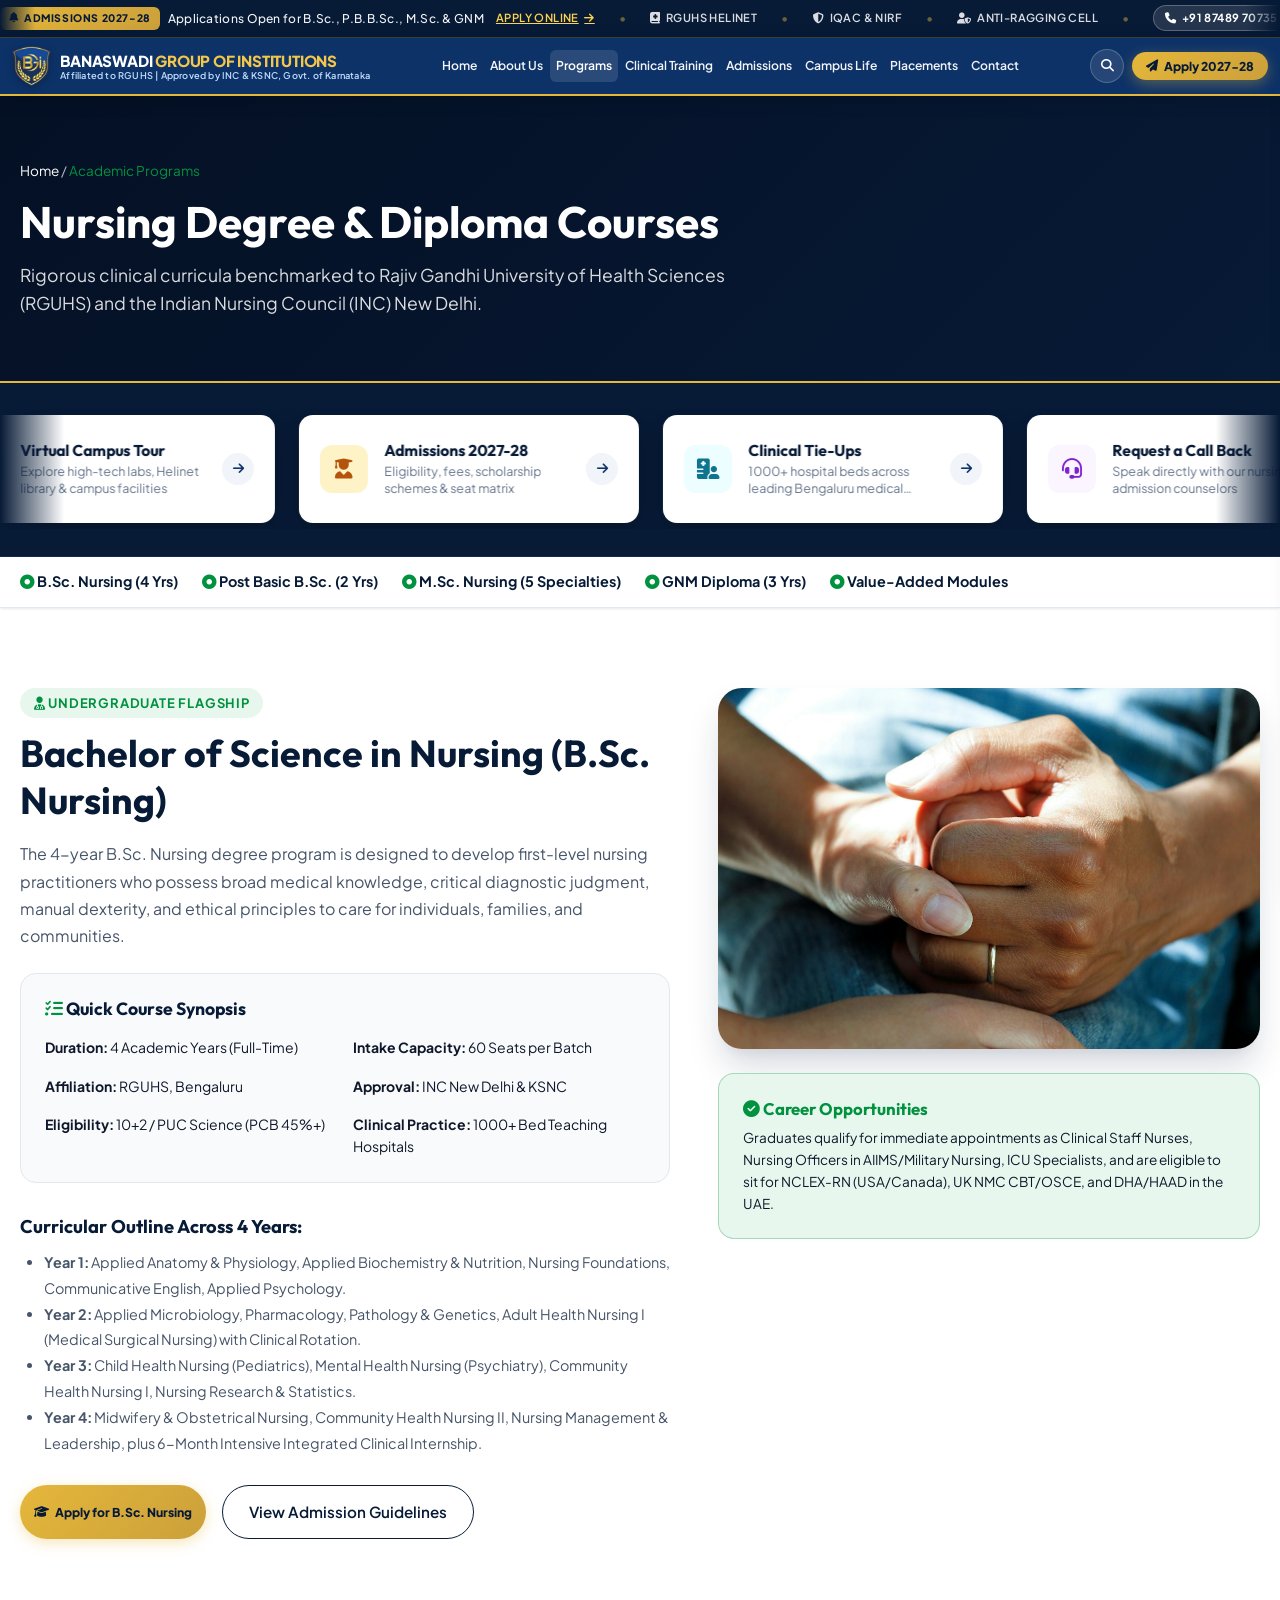
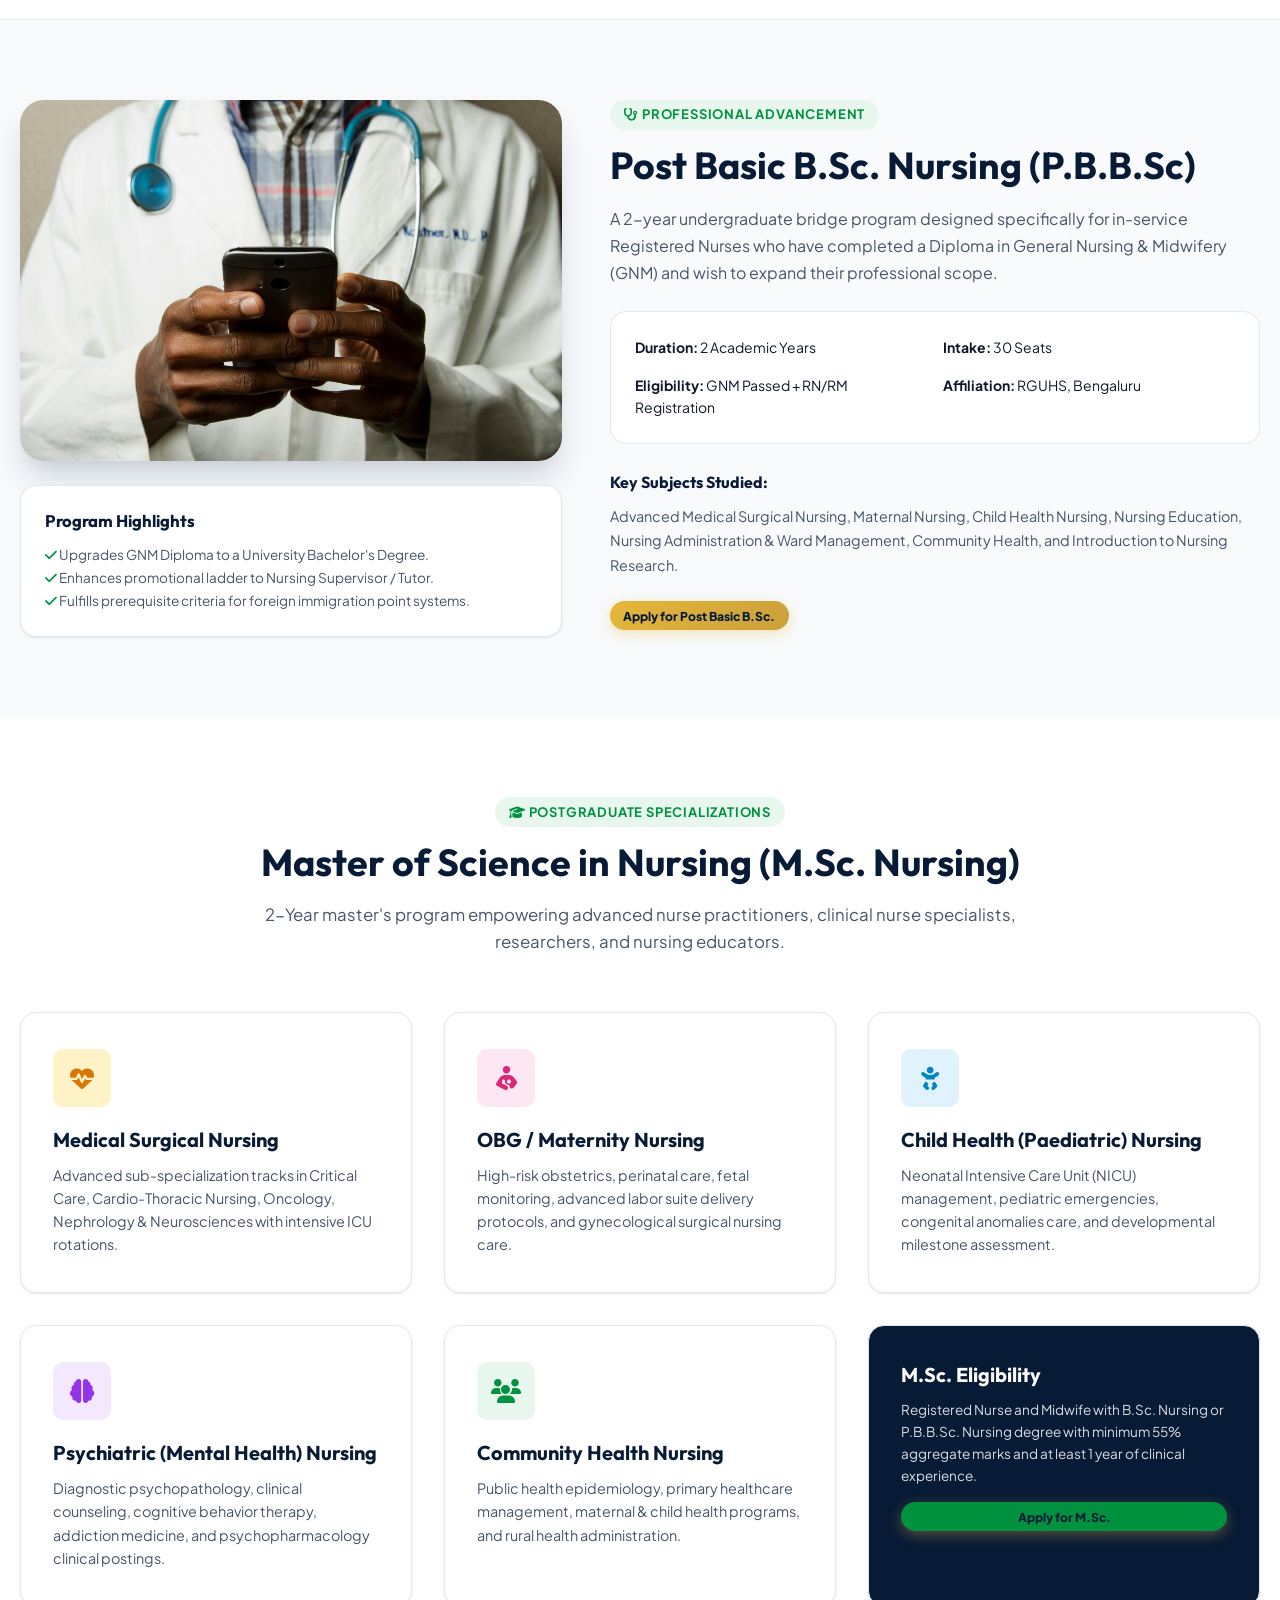
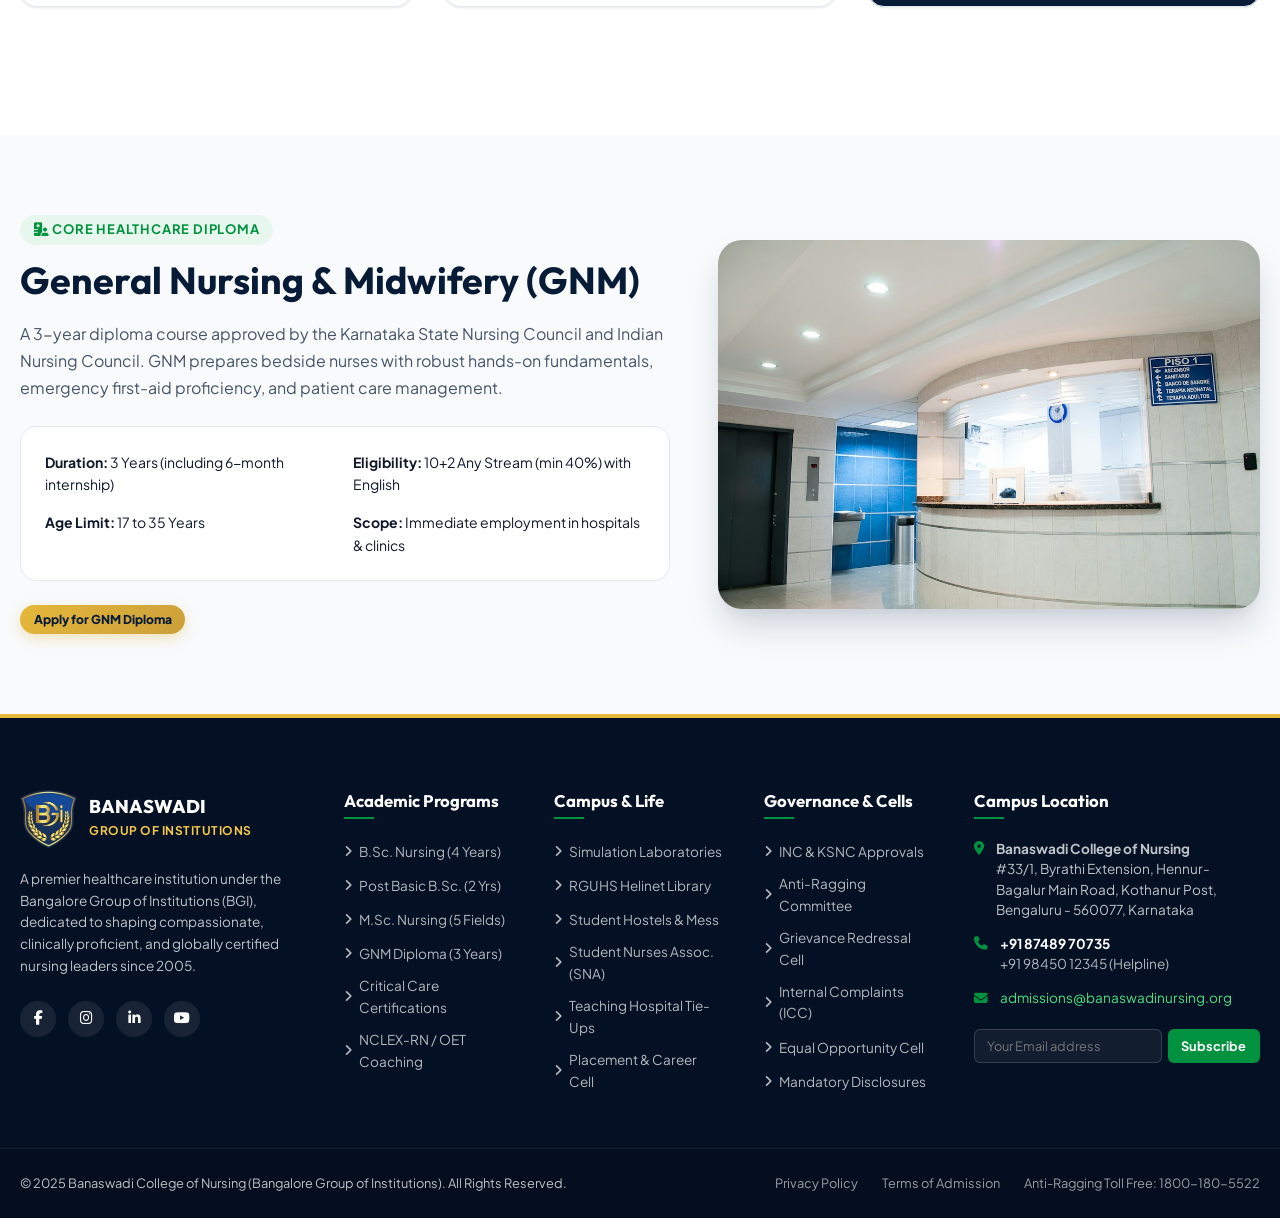
<file: programs.html>
<!DOCTYPE html>
<html lang="en">
<head>
  <meta charset="UTF-8">
  <meta name="viewport" content="width=device-width, initial-scale=1.0">
  <title>Nursing Programs & Curriculum | Banaswadi College of Nursing Bangalore</title>
  <meta name="description" content="Explore Nursing courses at Banaswadi College of Nursing: B.Sc Nursing, Post Basic B.Sc, M.Sc Nursing with 5 specializations, and GNM Diploma. Affiliated to RGUHS.">
  
  <link rel="preconnect" href="https://fonts.googleapis.com">
  <link rel="preconnect" href="https://fonts.gstatic.com" crossorigin>
  <link href="https://fonts.googleapis.com/css2?family=Outfit:wght@400;500;600;700;800&family=Plus+Jakarta+Sans:wght@400;500;600;700&display=swap" rel="stylesheet">
  <link rel="stylesheet" href="https://cdnjs.cloudflare.com/ajax/libs/font-awesome/6.4.0/css/all.min.css">
  
  <link rel="stylesheet" href="assets/css/style.css">
  <link rel="stylesheet" href="assets/css/animations.css">
</head>
<body>

  <!-- Top Utility Bar -->
  <div class="top-utility-bar" aria-label="Announcement Ticker">
    <div class="top-slider-wrapper">
      <div class="top-slider-track">
        <!-- Group 1 -->
        <div class="top-slider-group">
          <div class="slider-item">
            <span class="badge-pulse"><i class="fa-solid fa-bell"></i> ADMISSIONS 2027-28</span>
            <span class="ticker-text">Applications Open for B.Sc., P.B.B.Sc., M.Sc. &amp; GNM</span>
            <a href="admissions.html" class="ticker-link">Apply Online <i class="fa-solid fa-arrow-right"></i></a>
          </div>
          <span class="slider-separator">&bull;</span>
          <div class="slider-item">
            <a href="https://rguhs.karnataka.gov.in/" target="_blank" rel="noopener"><i class="fa-solid fa-book-medical"></i> RGUHS Helinet</a>
          </div>
          <span class="slider-separator">&bull;</span>
          <div class="slider-item">
            <a href="about.html#governance"><i class="fa-solid fa-shield-halved"></i> IQAC &amp; NIRF</a>
          </div>
          <span class="slider-separator">&bull;</span>
          <div class="slider-item">
            <a href="campus-life.html#anti-ragging"><i class="fa-solid fa-user-shield"></i> Anti-Ragging Cell</a>
          </div>
          <span class="slider-separator">&bull;</span>
          <div class="slider-item">
            <a href="tel:+918748970735" class="top-phone-cta"><i class="fa-solid fa-phone"></i> +91 87489 70735</a>
          </div>
          <span class="slider-separator">&bull;</span>
          <div class="slider-item">
            <span class="slider-highlight"><i class="fa-solid fa-hospital-user"></i> 1000+ Bed Hospital Clinical Tie-Ups</span>
          </div>
          <span class="slider-separator">&bull;</span>
          <div class="slider-item">
            <span class="slider-highlight"><i class="fa-solid fa-earth-americas"></i> Global Placement Cell: UK NHS, USA &amp; Middle East</span>
          </div>
          <span class="slider-separator">&bull;</span>
        </div>

        <!-- Group 2 (Clone for Continuous Infinite Loop) -->
        <div class="top-slider-group" aria-hidden="true">
          <div class="slider-item">
            <span class="badge-pulse"><i class="fa-solid fa-bell"></i> ADMISSIONS 2027-28</span>
            <span class="ticker-text">Applications Open for B.Sc., P.B.B.Sc., M.Sc. &amp; GNM</span>
            <a href="admissions.html" class="ticker-link">Apply Online <i class="fa-solid fa-arrow-right"></i></a>
          </div>
          <span class="slider-separator">&bull;</span>
          <div class="slider-item">
            <a href="https://rguhs.karnataka.gov.in/" target="_blank" rel="noopener"><i class="fa-solid fa-book-medical"></i> RGUHS Helinet</a>
          </div>
          <span class="slider-separator">&bull;</span>
          <div class="slider-item">
            <a href="about.html#governance"><i class="fa-solid fa-shield-halved"></i> IQAC &amp; NIRF</a>
          </div>
          <span class="slider-separator">&bull;</span>
          <div class="slider-item">
            <a href="campus-life.html#anti-ragging"><i class="fa-solid fa-user-shield"></i> Anti-Ragging Cell</a>
          </div>
          <span class="slider-separator">&bull;</span>
          <div class="slider-item">
            <a href="tel:+918748970735" class="top-phone-cta"><i class="fa-solid fa-phone"></i> +91 87489 70735</a>
          </div>
          <span class="slider-separator">&bull;</span>
          <div class="slider-item">
            <span class="slider-highlight"><i class="fa-solid fa-hospital-user"></i> 1000+ Bed Hospital Clinical Tie-Ups</span>
          </div>
          <span class="slider-separator">&bull;</span>
          <div class="slider-item">
            <span class="slider-highlight"><i class="fa-solid fa-earth-americas"></i> Global Placement Cell: UK NHS, USA &amp; Middle East</span>
          </div>
          <span class="slider-separator">&bull;</span>
        </div>
      </div>
    </div>
  </div>

  <!-- Main Navigation -->
  <header class="main-header">
    <div class="header-container">
      <a href="index.html" class="brand-identity">
        <img src="assets/images/emblem.webp" alt="Banaswadi College of Nursing Emblem" class="brand-emblem-img">
        <div class="brand-text-wrap">
          <span class="brand-title">BANASWADI <span>GROUP OF INSTITUTIONS</span></span>
          <span class="brand-accreditation">Affiliated to RGUHS | Approved by INC &amp; KSNC, Govt. of Karnataka</span>
        </div>
      </a>

      <nav class="nav-menu">
        <div class="nav-item"><a href="index.html" class="nav-link">Home</a></div>
        <div class="nav-item"><a href="about.html" class="nav-link">About Us</a></div>
        <div class="nav-item active"><a href="programs.html" class="nav-link">Programs</a></div>
        <div class="nav-item"><a href="clinical-training.html" class="nav-link">Clinical Training</a></div>
        <div class="nav-item"><a href="admissions.html" class="nav-link">Admissions</a></div>
        <div class="nav-item"><a href="campus-life.html" class="nav-link">Campus Life</a></div>
        <div class="nav-item"><a href="placements.html" class="nav-link">Placements</a></div>
        <div class="nav-item"><a href="contact.html" class="nav-link">Contact</a></div>
      </nav>

      <div class="header-actions">
        <button class="btn-search-trigger" title="Search"><i class="fa-solid fa-magnifying-glass"></i></button>
        <button class="btn-primary-apply" data-open-modal="admissionModal">
          <i class="fa-solid fa-paper-plane"></i> Apply 2027-28
        </button>
        <button class="mobile-toggle" aria-label="Open Mobile Menu"><i class="fa-solid fa-bars-staggered"></i></button>
      </div>
    </div>
  </header>

  <!-- Banner -->
  <section style="background:linear-gradient(135deg, var(--primary-navy-dark) 0%, var(--primary-navy) 100%); color:#ffffff; padding:4rem 0;">
    <div class="container">
      <div style="font-size:0.85rem; color:rgba(255,255,255,0.7); margin-bottom:0.75rem;">
        <a href="index.html" style="color:#ffffff;">Home</a> / <span style="color:var(--med-green);">Academic Programs</span>
      </div>
      <h1 style="color:#ffffff; font-size:2.75rem; margin-bottom:0.75rem;">Nursing Degree &amp; Diploma Courses</h1>
      <p style="max-width:750px; font-size:1.1rem; color:rgba(255,255,255,0.85); line-height:1.6;">
        Rigorous clinical curricula benchmarked to Rajiv Gandhi University of Health Sciences (RGUHS) and the Indian Nursing Council (INC) New Delhi.
      </p>
    </div>
  </section>

  <!-- ==========================================================================
       INFINITE QUICK ACTIONS SLIDER (speedOnHover=20, gap=24)
       ========================================================================== -->
  <section class="quick-actions-slider-section">
    <div class="infinite-slider" data-speed="42" data-speed-hover="14" data-gap="24">
      <div class="infinite-slider-track">
        <!-- 1. Virtual Campus Tour -->
        <a href="campus-life.html#infrastructure" class="quick-action-card">
          <div class="action-icon-circle action-icon-blue">
            <i class="fa-solid fa-vr-cardboard"></i>
          </div>
          <div class="action-meta">
            <h4>Virtual Campus Tour</h4>
            <p>Explore high-tech labs, Helinet library &amp; campus facilities</p>
          </div>
          <div class="action-arrow">
            <i class="fa-solid fa-arrow-right"></i>
          </div>
        </a>

        <!-- 2. Admissions 2027-28 -->
        <a href="admissions.html" class="quick-action-card">
          <div class="action-icon-circle action-icon-gold">
            <i class="fa-solid fa-user-graduate"></i>
          </div>
          <div class="action-meta">
            <h4>Admissions 2027-28</h4>
            <p>Eligibility, fees, scholarship schemes &amp; seat matrix</p>
          </div>
          <div class="action-arrow">
            <i class="fa-solid fa-arrow-right"></i>
          </div>
        </a>

        <!-- 3. Clinical Tie-Ups -->
        <a href="clinical-training.html" class="quick-action-card">
          <div class="action-icon-circle action-icon-cyan">
            <i class="fa-solid fa-hospital-user"></i>
          </div>
          <div class="action-meta">
            <h4>Clinical Tie-Ups</h4>
            <p>1000+ hospital beds across leading Bengaluru medical centers</p>
          </div>
          <div class="action-arrow">
            <i class="fa-solid fa-arrow-right"></i>
          </div>
        </a>

        <!-- 4. Request a Call Back -->
        <div class="quick-action-card" data-open-modal="callbackModal">
          <div class="action-icon-circle action-icon-purple">
            <i class="fa-solid fa-headset"></i>
          </div>
          <div class="action-meta">
            <h4>Request a Call Back</h4>
            <p>Speak directly with our nursing admission counselors</p>
          </div>
          <div class="action-arrow">
            <i class="fa-solid fa-phone-volume"></i>
          </div>
        </div>
      </div>
    </div>
  </section>

  <!-- Quick Program Anchors Bar -->
  <div style="background:#ffffff; border-bottom:1px solid var(--border-light); position:sticky; top:75px; z-index:90; box-shadow:var(--shadow-sm);">
    <div class="container">
      <div style="display:flex; gap:1.5rem; overflow-x:auto; padding:0.85rem 0; font-size:0.9rem; font-weight:700;">
        <a href="#bsc-nursing" style="color:var(--primary-navy); white-space:nowrap;"><i class="fa-solid fa-circle-dot" style="color:var(--med-green);"></i> B.Sc. Nursing (4 Yrs)</a>
        <a href="#pbbsc-nursing" style="color:var(--primary-navy); white-space:nowrap;"><i class="fa-solid fa-circle-dot" style="color:var(--med-green);"></i> Post Basic B.Sc. (2 Yrs)</a>
        <a href="#msc-nursing" style="color:var(--primary-navy); white-space:nowrap;"><i class="fa-solid fa-circle-dot" style="color:var(--med-green);"></i> M.Sc. Nursing (5 Specialties)</a>
        <a href="#gnm" style="color:var(--primary-navy); white-space:nowrap;"><i class="fa-solid fa-circle-dot" style="color:var(--med-green);"></i> GNM Diploma (3 Yrs)</a>
        <a href="#certifications" style="color:var(--primary-navy); white-space:nowrap;"><i class="fa-solid fa-circle-dot" style="color:var(--med-green);"></i> Value-Added Modules</a>
      </div>
    </div>
  </div>

  <!-- 1. B.Sc. Nursing Details -->
  <section class="section-padding" id="bsc-nursing">
    <div class="container">
      <div style="display:grid; grid-template-columns:1.2fr 1fr; gap:3rem; align-items:start;">
        <div>
          <span class="section-tag"><i class="fa-solid fa-user-doctor"></i> Undergraduate Flagship</span>
          <h2 class="section-title" style="text-align:left;">Bachelor of Science in Nursing (B.Sc. Nursing)</h2>
          <p style="font-size:1rem; color:var(--text-muted); line-height:1.7; margin-bottom:1.5rem;">
            The 4-year B.Sc. Nursing degree program is designed to develop first-level nursing practitioners who possess broad medical knowledge, critical diagnostic judgment, manual dexterity, and ethical principles to care for individuals, families, and communities.
          </p>

          <div style="background:var(--bg-slate); border:1px solid var(--border-light); border-radius:var(--radius-lg); padding:1.5rem; margin-bottom:2rem;">
            <h4 style="color:var(--primary-navy); margin-bottom:1rem; font-size:1.1rem;"><i class="fa-solid fa-list-check" style="color:var(--med-green);"></i> Quick Course Synopsis</h4>
            <div style="display:grid; grid-template-columns:repeat(2, 1fr); gap:1rem; font-size:0.875rem;">
              <div><strong>Duration:</strong> 4 Academic Years (Full-Time)</div>
              <div><strong>Intake Capacity:</strong> 60 Seats per Batch</div>
              <div><strong>Affiliation:</strong> RGUHS, Bengaluru</div>
              <div><strong>Approval:</strong> INC New Delhi &amp; KSNC</div>
              <div><strong>Eligibility:</strong> 10+2 / PUC Science (PCB 45%+)</div>
              <div><strong>Clinical Practice:</strong> 1000+ Bed Teaching Hospitals</div>
            </div>
          </div>

          <h4 style="color:var(--primary-navy); margin-bottom:0.75rem; font-size:1.15rem;">Curricular Outline Across 4 Years:</h4>
          <ul style="list-style:disc; margin-left:1.5rem; color:var(--text-muted); font-size:0.9rem; line-height:1.8; margin-bottom:1.75rem;">
            <li><strong>Year 1:</strong> Applied Anatomy &amp; Physiology, Applied Biochemistry &amp; Nutrition, Nursing Foundations, Communicative English, Applied Psychology.</li>
            <li><strong>Year 2:</strong> Applied Microbiology, Pharmacology, Pathology &amp; Genetics, Adult Health Nursing I (Medical Surgical Nursing) with Clinical Rotation.</li>
            <li><strong>Year 3:</strong> Child Health Nursing (Pediatrics), Mental Health Nursing (Psychiatry), Community Health Nursing I, Nursing Research &amp; Statistics.</li>
            <li><strong>Year 4:</strong> Midwifery &amp; Obstetrical Nursing, Community Health Nursing II, Nursing Management &amp; Leadership, plus 6-Month Intensive Integrated Clinical Internship.</li>
          </ul>

          <div style="display:flex; gap:1rem;">
            <button class="btn-primary-apply" data-open-modal="admissionModal">
              <i class="fa-solid fa-graduation-cap"></i> Apply for B.Sc. Nursing
            </button>
            <a href="admissions.html" class="btn-hero-outline" style="color:var(--primary-navy); border-color:var(--primary-navy);">
              View Admission Guidelines
            </a>
          </div>
        </div>

        <div>
          <img src="assets/images/clinical-training.jpg" alt="B.Sc. Nursing Student" style="border-radius:var(--radius-xl); box-shadow:var(--shadow-xl); width:100%; margin-bottom:1.5rem;">
          <div style="background:#e8f7ee; border:1px solid rgba(1,146,63,0.3); border-radius:var(--radius-lg); padding:1.5rem;">
            <h4 style="color:var(--med-green); font-size:1.05rem; margin-bottom:0.5rem;"><i class="fa-solid fa-circle-check"></i> Career Opportunities</h4>
            <p style="font-size:0.85rem; color:var(--text-dark); line-height:1.6;">
              Graduates qualify for immediate appointments as Clinical Staff Nurses, Nursing Officers in AIIMS/Military Nursing, ICU Specialists, and are eligible to sit for NCLEX-RN (USA/Canada), UK NMC CBT/OSCE, and DHA/HAAD in the UAE.
            </p>
          </div>
        </div>
      </div>
    </div>
  </section>

  <hr style="border:none; border-top:1px solid var(--border-light);">

  <!-- 2. Post Basic B.Sc. Nursing -->
  <section class="section-padding" id="pbbsc-nursing" style="background:var(--bg-slate);">
    <div class="container">
      <div style="display:grid; grid-template-columns:1fr 1.2fr; gap:3rem; align-items:start;">
        <div>
          <img src="assets/images/hero-1.jpg" alt="Post Basic Nursing" style="border-radius:var(--radius-xl); box-shadow:var(--shadow-xl); width:100%; margin-bottom:1.5rem;">
          <div style="background:#ffffff; border:1px solid var(--border-light); border-radius:var(--radius-lg); padding:1.5rem; box-shadow:var(--shadow-sm);">
            <h4 style="color:var(--primary-navy); font-size:1.05rem; margin-bottom:0.75rem;">Program Highlights</h4>
            <ul style="font-size:0.85rem; color:var(--text-muted); line-height:1.7;">
              <li><i class="fa-solid fa-check" style="color:var(--med-green);"></i> Upgrades GNM Diploma to a University Bachelor's Degree.</li>
              <li><i class="fa-solid fa-check" style="color:var(--med-green);"></i> Enhances promotional ladder to Nursing Supervisor / Tutor.</li>
              <li><i class="fa-solid fa-check" style="color:var(--med-green);"></i> Fulfills prerequisite criteria for foreign immigration point systems.</li>
            </ul>
          </div>
        </div>

        <div>
          <span class="section-tag"><i class="fa-solid fa-stethoscope"></i> Professional Advancement</span>
          <h2 class="section-title" style="text-align:left;">Post Basic B.Sc. Nursing (P.B.B.Sc)</h2>
          <p style="font-size:1rem; color:var(--text-muted); line-height:1.7; margin-bottom:1.5rem;">
            A 2-year undergraduate bridge program designed specifically for in-service Registered Nurses who have completed a Diploma in General Nursing &amp; Midwifery (GNM) and wish to expand their professional scope.
          </p>

          <div style="background:#ffffff; border:1px solid var(--border-light); border-radius:var(--radius-lg); padding:1.5rem; margin-bottom:1.75rem;">
            <div style="display:grid; grid-template-columns:repeat(2, 1fr); gap:1rem; font-size:0.875rem;">
              <div><strong>Duration:</strong> 2 Academic Years</div>
              <div><strong>Intake:</strong> 30 Seats</div>
              <div><strong>Eligibility:</strong> GNM Passed + RN/RM Registration</div>
              <div><strong>Affiliation:</strong> RGUHS, Bengaluru</div>
            </div>
          </div>

          <h4 style="color:var(--primary-navy); margin-bottom:0.75rem;">Key Subjects Studied:</h4>
          <p style="font-size:0.9rem; color:var(--text-muted); line-height:1.7; margin-bottom:1.5rem;">
            Advanced Medical Surgical Nursing, Maternal Nursing, Child Health Nursing, Nursing Education, Nursing Administration &amp; Ward Management, Community Health, and Introduction to Nursing Research.
          </p>

          <button class="btn-primary-apply" data-open-modal="admissionModal">
            Apply for Post Basic B.Sc.
          </button>
        </div>
      </div>
    </div>
  </section>

  <!-- 3. M.Sc. Nursing Details -->
  <section class="section-padding" id="msc-nursing">
    <div class="container">
      <div class="section-header">
        <span class="section-tag"><i class="fa-solid fa-graduation-cap"></i> Postgraduate Specializations</span>
        <h2 class="section-title">Master of Science in Nursing (M.Sc. Nursing)</h2>
        <p class="section-subtitle">
          2-Year master's program empowering advanced nurse practitioners, clinical nurse specialists, researchers, and nursing educators.
        </p>
      </div>

      <div style="display:grid; grid-template-columns:repeat(3, 1fr); gap:2rem; margin-bottom:3rem;">
        <div class="feature-box">
          <div class="feature-icon-wrapper" style="background:#fef3c7; color:#d97706;"><i class="fa-solid fa-heart-pulse"></i></div>
          <h3>Medical Surgical Nursing</h3>
          <p>Advanced sub-specialization tracks in Critical Care, Cardio-Thoracic Nursing, Oncology, Nephrology &amp; Neurosciences with intensive ICU rotations.</p>
        </div>

        <div class="feature-box">
          <div class="feature-icon-wrapper" style="background:#fce7f3; color:#db2777;"><i class="fa-solid fa-person-breastfeeding"></i></div>
          <h3>OBG / Maternity Nursing</h3>
          <p>High-risk obstetrics, perinatal care, fetal monitoring, advanced labor suite delivery protocols, and gynecological surgical nursing care.</p>
        </div>

        <div class="feature-box">
          <div class="feature-icon-wrapper" style="background:#e0f2fe; color:#0284c7;"><i class="fa-solid fa-baby"></i></div>
          <h3>Child Health (Paediatric) Nursing</h3>
          <p>Neonatal Intensive Care Unit (NICU) management, pediatric emergencies, congenital anomalies care, and developmental milestone assessment.</p>
        </div>

        <div class="feature-box">
          <div class="feature-icon-wrapper" style="background:#f3e8ff; color:#9333ea;"><i class="fa-solid fa-brain"></i></div>
          <h3>Psychiatric (Mental Health) Nursing</h3>
          <p>Diagnostic psychopathology, clinical counseling, cognitive behavior therapy, addiction medicine, and psychopharmacology clinical postings.</p>
        </div>

        <div class="feature-box">
          <div class="feature-icon-wrapper" style="background:#e8f7ee; color:var(--med-green);"><i class="fa-solid fa-users"></i></div>
          <h3>Community Health Nursing</h3>
          <p>Public health epidemiology, primary healthcare management, maternal &amp; child health programs, and rural health administration.</p>
        </div>

        <div class="feature-box" style="background:var(--primary-navy); color:#ffffff;">
          <h3 style="color:#ffffff; margin-bottom:0.75rem;">M.Sc. Eligibility</h3>
          <p style="color:rgba(255,255,255,0.85); font-size:0.85rem; line-height:1.6; margin-bottom:1rem;">
            Registered Nurse and Midwife with B.Sc. Nursing or P.B.B.Sc. Nursing degree with minimum 55% aggregate marks and at least 1 year of clinical experience.
          </p>
          <button class="btn-primary-apply" style="background:var(--med-green); width:100%; justify-content:center;" data-open-modal="admissionModal">
            Apply for M.Sc.
          </button>
        </div>
      </div>
    </div>
  </section>

  <!-- 4. GNM Diploma -->
  <section class="section-padding" id="gnm" style="background:var(--bg-slate);">
    <div class="container">
      <div style="display:grid; grid-template-columns:1.2fr 1fr; gap:3rem; align-items:center;">
        <div>
          <span class="section-tag"><i class="fa-solid fa-hospital-user"></i> Core Healthcare Diploma</span>
          <h2 class="section-title" style="text-align:left;">General Nursing &amp; Midwifery (GNM)</h2>
          <p style="font-size:1rem; color:var(--text-muted); line-height:1.7; margin-bottom:1.5rem;">
            A 3-year diploma course approved by the Karnataka State Nursing Council and Indian Nursing Council. GNM prepares bedside nurses with robust hands-on fundamentals, emergency first-aid proficiency, and patient care management.
          </p>

          <div style="background:#ffffff; border:1px solid var(--border-light); border-radius:var(--radius-lg); padding:1.5rem; margin-bottom:1.5rem;">
            <div style="display:grid; grid-template-columns:repeat(2, 1fr); gap:1rem; font-size:0.875rem;">
              <div><strong>Duration:</strong> 3 Years (including 6-month internship)</div>
              <div><strong>Eligibility:</strong> 10+2 Any Stream (min 40%) with English</div>
              <div><strong>Age Limit:</strong> 17 to 35 Years</div>
              <div><strong>Scope:</strong> Immediate employment in hospitals &amp; clinics</div>
            </div>
          </div>

          <button class="btn-primary-apply" data-open-modal="admissionModal">
            Apply for GNM Diploma
          </button>
        </div>

        <div>
          <img src="assets/images/sim-lab.jpg" alt="GNM Students" style="border-radius:var(--radius-xl); box-shadow:var(--shadow-xl); width:100%;">
        </div>
      </div>
    </div>
  </section>

  <!-- Footer -->
  <footer class="site-footer">
    <div class="container">
      <div class="footer-top-grid">
        <!-- Col 1: Brand & Contact Overview -->
        <div class="footer-brand-col">
          <div style="display:flex; align-items:center; gap:0.75rem;">
            <img src="assets/images/emblem.webp" alt="Banaswadi College of Nursing BGI Emblem" style="height:58px; width:auto; object-fit:contain;">
            <div>
              <h3 style="color:#ffffff; font-size:1.15rem; font-weight:800; line-height:1.2; margin:0;">BANASWADI</h3>
              <span style="color:#f3c64c; font-size:0.75rem; font-weight:700; letter-spacing:0.5px;">GROUP OF INSTITUTIONS</span>
            </div>
          </div>
          <p>
            A premier healthcare institution under the Bangalore Group of Institutions (BGI), dedicated to shaping compassionate, clinically proficient, and globally certified nursing leaders since 2005.
          </p>
          <div class="footer-social-links">
            <a href="#" class="social-icon-btn" aria-label="Facebook"><i class="fa-brands fa-facebook-f"></i></a>
            <a href="#" class="social-icon-btn" aria-label="Instagram"><i class="fa-brands fa-instagram"></i></a>
            <a href="#" class="social-icon-btn" aria-label="LinkedIn"><i class="fa-brands fa-linkedin-in"></i></a>
            <a href="#" class="social-icon-btn" aria-label="YouTube"><i class="fa-brands fa-youtube"></i></a>
          </div>
        </div>

        <!-- Col 2: Academic Programs -->
        <div class="footer-col">
          <h4>Academic Programs</h4>
          <ul class="footer-links-list">
            <li><a href="programs.html#bsc-nursing"><i class="fa-solid fa-angle-right"></i> B.Sc. Nursing (4 Years)</a></li>
            <li><a href="programs.html#pbbsc-nursing"><i class="fa-solid fa-angle-right"></i> Post Basic B.Sc. (2 Yrs)</a></li>
            <li><a href="programs.html#msc-nursing"><i class="fa-solid fa-angle-right"></i> M.Sc. Nursing (5 Fields)</a></li>
            <li><a href="programs.html#gnm"><i class="fa-solid fa-angle-right"></i> GNM Diploma (3 Years)</a></li>
            <li><a href="programs.html#certifications"><i class="fa-solid fa-angle-right"></i> Critical Care Certifications</a></li>
            <li><a href="placements.html#global-pathways"><i class="fa-solid fa-angle-right"></i> NCLEX-RN / OET Coaching</a></li>
          </ul>
        </div>

        <!-- Col 3: Student & Campus Corner (Jayantian Style) -->
        <div class="footer-col">
          <h4>Campus &amp; Life</h4>
          <ul class="footer-links-list">
            <li><a href="campus-life.html#infrastructure"><i class="fa-solid fa-angle-right"></i> Simulation Laboratories</a></li>
            <li><a href="campus-life.html#library"><i class="fa-solid fa-angle-right"></i> RGUHS Helinet Library</a></li>
            <li><a href="campus-life.html#hostels"><i class="fa-solid fa-angle-right"></i> Student Hostels &amp; Mess</a></li>
            <li><a href="campus-life.html#sna"><i class="fa-solid fa-angle-right"></i> Student Nurses Assoc. (SNA)</a></li>
            <li><a href="clinical-training.html#hospitals"><i class="fa-solid fa-angle-right"></i> Teaching Hospital Tie-Ups</a></li>
            <li><a href="placements.html"><i class="fa-solid fa-angle-right"></i> Placement &amp; Career Cell</a></li>
          </ul>
        </div>

        <!-- Col 4: Statutory & Governance Disclosures -->
        <div class="footer-col">
          <h4>Governance &amp; Cells</h4>
          <ul class="footer-links-list">
            <li><a href="about.html#accreditations"><i class="fa-solid fa-angle-right"></i> INC &amp; KSNC Approvals</a></li>
            <li><a href="campus-life.html#anti-ragging"><i class="fa-solid fa-angle-right"></i> Anti-Ragging Committee</a></li>
            <li><a href="about.html#governance"><i class="fa-solid fa-angle-right"></i> Grievance Redressal Cell</a></li>
            <li><a href="about.html#governance"><i class="fa-solid fa-angle-right"></i> Internal Complaints (ICC)</a></li>
            <li><a href="about.html#governance"><i class="fa-solid fa-angle-right"></i> Equal Opportunity Cell</a></li>
            <li><a href="admissions.html#prospectus"><i class="fa-solid fa-angle-right"></i> Mandatory Disclosures</a></li>
          </ul>
        </div>

        <!-- Col 5: Campus Address & Helpline -->
        <div class="footer-col">
          <h4>Campus Location</h4>
          <div class="footer-contact-item">
            <i class="fa-solid fa-location-dot"></i>
            <div>
              <strong>Banaswadi College of Nursing</strong><br>
              #33/1, Byrathi Extension, Hennur-Bagalur Main Road, Kothanur Post, Bengaluru - 560077, Karnataka
            </div>
          </div>
          <div class="footer-contact-item">
            <i class="fa-solid fa-phone"></i>
            <div>
              <a href="tel:+918748970735" style="color:#ffffff; font-weight:700;">+91 87489 70735</a><br>
              <a href="tel:+919845012345" style="color:rgba(255,255,255,0.7);">+91 98450 12345 (Helpline)</a>
            </div>
          </div>
          <div class="footer-contact-item">
            <i class="fa-solid fa-envelope"></i>
            <div>
              <a href="mailto:admissions@banaswadinursing.org" style="color:#4ade80;">admissions@banaswadinursing.org</a>
            </div>
          </div>

          <!-- Quick Newsletter Subscription -->
          <form id="footerNewsletterForm" style="margin-top:1.25rem;">
            <div style="display:flex; gap:0.35rem;">
              <input type="email" placeholder="Your Email address" required style="padding:0.5rem 0.75rem; border-radius:var(--radius-sm); border:1px solid rgba(255,255,255,0.15); background:rgba(255,255,255,0.06); color:#fff; font-size:0.8rem; flex:1;">
              <button type="submit" style="background:var(--med-green); color:#fff; border:none; padding:0.5rem 0.85rem; border-radius:var(--radius-sm); font-size:0.8rem; font-weight:700; cursor:pointer;">
                Subscribe
              </button>
            </div>
          </form>
        </div>
      </div>
    </div>

    <!-- Bottom Copyright & Compliance Strip -->
    <div class="footer-bottom-bar">
      <div class="container">
        <div class="footer-bottom-inner">
          <div>
            &copy; 2025 Banaswadi College of Nursing (Bangalore Group of Institutions). All Rights Reserved.
          </div>
          <div class="footer-legal-links">
            <a href="about.html">Privacy Policy</a>
            <a href="about.html">Terms of Admission</a>
            <a href="campus-life.html#anti-ragging">Anti-Ragging Toll Free: 1800-180-5522</a>
          </div>
        </div>
      </div>
    </div>
  </footer>

<!-- ==========================================================================
       MOBILE DRAWER NAVIGATION
       ========================================================================== -->
  <div class="mobile-drawer-backdrop"></div>
  <aside class="mobile-nav-drawer">
    <div class="mobile-drawer-header">
      <div style="display:flex; align-items:center; gap:0.65rem;">
        <img src="assets/images/emblem.webp" alt="BGI Emblem" style="height:40px; object-fit:contain;">
        <div>
          <span style="font-weight:800; font-size:0.95rem; color:var(--primary-navy); display:block; line-height:1.2;">Banaswadi College of Nursing</span>
        </div>
      </div>
      <button class="mobile-drawer-close" style="background:none; border:none; font-size:1.4rem; color:var(--text-dark); cursor:pointer;">
        <i class="fa-solid fa-xmark"></i>
      </button>
    </div>

    <div class="mobile-drawer-nav">
      <a href="index.html" class="mobile-nav-link">Home <i class="fa-solid fa-angle-right"></i></a>
      <a href="about.html" class="mobile-nav-link">About College <i class="fa-solid fa-angle-right"></i></a>
      <a href="programs.html" class="mobile-nav-link active">Nursing Programs <i class="fa-solid fa-angle-right"></i></a>
      <a href="clinical-training.html" class="mobile-nav-link">Clinical Training &amp; Hospitals <i class="fa-solid fa-angle-right"></i></a>
      <a href="admissions.html" class="mobile-nav-link">Admissions 2027-28 <i class="fa-solid fa-angle-right"></i></a>
      <a href="campus-life.html" class="mobile-nav-link">Campus Life &amp; Hostels <i class="fa-solid fa-angle-right"></i></a>
      <a href="placements.html" class="mobile-nav-link">Placements &amp; Careers <i class="fa-solid fa-angle-right"></i></a>
      <a href="contact.html" class="mobile-nav-link">Contact &amp; Location <i class="fa-solid fa-angle-right"></i></a>
    </div>

    <div style="padding:1.5rem; margin-top:auto; border-top:1px solid var(--border-light);">
      <button class="btn-primary-apply" style="width:100%; justify-content:center;" data-open-modal="admissionModal">
        <i class="fa-solid fa-paper-plane"></i> Apply Online
      </button>
      <div style="text-align:center; margin-top:1rem; font-size:0.8rem; color:var(--text-light);">
        <i class="fa-solid fa-phone"></i> +91 87489 70735
      </div>
    </div>
  </aside>

  <!-- ==========================================================================
       MODAL: ADMISSIONS APPLICATION FORM (Interactive with Validation)
       ========================================================================== -->
  <div class="modal-backdrop" id="admissionModal">
    <div class="modal-content-card">
      <button class="btn-close-modal" onclick="closeModal('admissionModal')"><i class="fa-solid fa-xmark"></i></button>
      
      <div style="text-align:center; margin-bottom:1.5rem;">
        <span class="badge-pulse"><i class="fa-solid fa-user-graduate"></i> Academic Year 2027-2028</span>
        <h3 style="font-size:1.6rem; color:var(--primary-navy); margin-top:0.5rem;">Online Admission Registration</h3>
        <p style="font-size:0.85rem; color:var(--text-muted);">Fill in your details below to initiate your admission into Banaswadi College of Nursing.</p>
      </div>

      <form id="admissionsApplyForm">
        <div class="form-row">
          <div class="form-group">
            <label class="form-label">Full Name of Applicant *</label>
            <input type="text" name="full_name" class="form-control" placeholder="e.g. Rachel Thomas" required>
          </div>
          <div class="form-group">
            <label class="form-label">Email Address *</label>
            <input type="email" name="email" class="form-control" placeholder="rachel@example.com" required>
          </div>
        </div>

        <div class="form-row">
          <div class="form-group">
            <label class="form-label">Contact Mobile Number *</label>
            <input type="tel" name="phone" class="form-control" placeholder="+91 98765 43210" required>
          </div>
          <div class="form-group">
            <label class="form-label">Select Nursing Program *</label>
            <select name="course" class="form-control" required>
              <option value="">-- Choose Program --</option>
              <option value="B.Sc. Nursing (Basic 4 Years)">B.Sc. Nursing (4 Years)</option>
              <option value="Post Basic B.Sc. Nursing (2 Years)">Post Basic B.Sc. Nursing (2 Years)</option>
              <option value="M.Sc. Nursing (Medical Surgical)">M.Sc. Nursing (Medical-Surgical)</option>
              <option value="M.Sc. Nursing (OBG / Paediatrics)">M.Sc. Nursing (OBG / Paediatrics)</option>
              <option value="General Nursing & Midwifery (GNM)">GNM Diploma (3 Years)</option>
            </select>
          </div>
        </div>

        <div class="form-row">
          <div class="form-group">
            <label class="form-label">Highest Qualification Completed</label>
            <select name="qualification" class="form-control">
              <option value="10+2 / PUC (Science - PCB)">10+2 / PUC (Science - PCB)</option>
              <option value="GNM Diploma">GNM Diploma</option>
              <option value="B.Sc. Nursing">B.Sc. Nursing</option>
              <option value="Other">Other</option>
            </select>
          </div>
          <div class="form-group">
            <label class="form-label">State / City of Residence</label>
            <input type="text" name="city" class="form-control" placeholder="e.g. Bangalore, Karnataka">
          </div>
        </div>

        <div class="form-group">
          <label class="form-label">Hostel Accommodation Required?</label>
          <div style="display:flex; gap:1.5rem; font-size:0.875rem;">
            <label style="display:flex; align-items:center; gap:0.4rem; cursor:pointer;">
              <input type="radio" name="hostel" value="Yes" checked> Yes, separate hostel required
            </label>
            <label style="display:flex; align-items:center; gap:0.4rem; cursor:pointer;">
              <input type="radio" name="hostel" value="No"> No, day scholar
            </label>
          </div>
        </div>

        <button type="submit" class="btn-primary-apply" style="width:100%; justify-content:center; padding:0.85rem; font-size:1rem; margin-top:0.5rem;">
          <i class="fa-solid fa-lock"></i> Submit &amp; Generate Application Reference
        </button>
        <p style="text-align:center; font-size:0.75rem; color:var(--text-light); margin-top:0.75rem;">
          Your details are protected under our privacy charter and forwarded directly to the RGUHS admissions desk.
        </p>
      </form>
    </div>
  </div>

  <!-- ==========================================================================
       MODAL: REQUEST A CALL BACK
       ========================================================================== -->
  <div class="modal-backdrop" id="callbackModal">
    <div class="modal-content-card" style="max-width:480px;">
      <button class="btn-close-modal" onclick="closeModal('callbackModal')"><i class="fa-solid fa-xmark"></i></button>
      
      <div style="text-align:center; margin-bottom:1.5rem;">
        <div style="width:56px; height:56px; background:#f3e8ff; color:#9333ea; border-radius:var(--radius-full); display:flex; align-items:center; justify-content:center; font-size:1.5rem; margin:0 auto 0.75rem auto;">
          <i class="fa-solid fa-headset"></i>
        </div>
        <h3 style="font-size:1.4rem; color:var(--primary-navy);">Request a Call Back</h3>
        <p style="font-size:0.85rem; color:var(--text-muted);">Have questions about eligibility, fee structures or hospital clinical postings? We will call you back.</p>
      </div>

      <form id="callbackRequestForm">
        <div class="form-group">
          <label class="form-label">Your Name *</label>
          <input type="text" name="cb_name" class="form-control" placeholder="Enter your full name" required>
        </div>
        <div class="form-group">
          <label class="form-label">Mobile Phone Number *</label>
          <input type="tel" name="cb_phone" class="form-control" placeholder="+91 98765 43210" required>
        </div>
        <div class="form-group">
          <label class="form-label">Program of Interest</label>
          <select name="cb_program" class="form-control">
            <option value="B.Sc. Nursing">B.Sc. Nursing (Basic 4 Years)</option>
            <option value="P.B.B.Sc. Nursing">Post Basic B.Sc. Nursing</option>
            <option value="M.Sc. Nursing">M.Sc. Nursing</option>
            <option value="GNM">GNM Diploma</option>
          </select>
        </div>
        <button type="submit" class="btn-primary-apply" style="width:100%; justify-content:center;">
          Request Call Back
        </button>
      </form>
    </div>
  </div>

  <!-- Scripts -->
  <script src="assets/js/main.js"></script>
  <script src="assets/js/form-handler.js"></script>
</body>
</html>
</file>
<file: assets/css/style.css>
/* ==========================================================================
   Banaswadi College of Nursing - Main Stylesheet
   Inspired by Kristu Jayanti University Design Language
   Colors: Deep University Navy, Emerald Medical Green, Prestige Gold, Slate
   ========================================================================== */

:root {
  --primary-navy: #071a36;
  --primary-navy-dark: #041024;
  --primary-navy-light: #0d2b59;
  --accent-blue: #0f3b76;
  --accent-royal: #12468d;
  
  --med-green: #01923f;
  --med-green-dark: #007532;
  --med-green-light: #e8f7ee;
  --med-green-glow: rgba(1, 146, 63, 0.25);
  
  --accent-gold: #cba03a;
  --accent-gold-rich: #d4af37;
  --accent-gold-bright: #e5b73b;
  --accent-gold-light: #fef3c7;
  --accent-gold-glow: rgba(229, 183, 59, 0.35);
  --accent-amber: #f59e0b;
  
  --text-dark: #0f172a;
  --text-muted: #475569;
  --text-light: #64748b;
  --text-white: #ffffff;
  
  --bg-white: #ffffff;
  --bg-slate: #f8fafc;
  --bg-slate-soft: #f1f5f9;
  --bg-dark: #0a192f;
  
  --border-light: #e2e8f0;
  --border-subtle: #cbd5e1;
  
  --shadow-sm: 0 1px 3px rgba(0,0,0,0.06), 0 1px 2px rgba(0,0,0,0.04);
  --shadow-md: 0 4px 6px -1px rgba(0,0,0,0.08), 0 2px 4px -1px rgba(0,0,0,0.04);
  --shadow-lg: 0 10px 25px -3px rgba(0,0,0,0.1), 0 4px 6px -2px rgba(0,0,0,0.05);
  --shadow-xl: 0 20px 35px -5px rgba(10,34,64,0.18), 0 10px 10px -5px rgba(10,34,64,0.04);
  
  --radius-sm: 6px;
  --radius-md: 10px;
  --radius-lg: 16px;
  --radius-xl: 24px;
  --radius-full: 9999px;
  
  --transition-fast: 0.2s ease;
  --transition-normal: 0.3s cubic-bezier(0.16, 1, 0.3, 1);
  --transition-slow: 0.5s cubic-bezier(0.16, 1, 0.3, 1);
}

/* Base & Reset */
*, *::before, *::after {
  box-sizing: border-box;
  margin: 0;
  padding: 0;
}

html {
  scroll-behavior: smooth;
  font-size: 16px;
  -webkit-text-size-adjust: 100%;
}

body {
  font-family: 'Plus Jakarta Sans', -apple-system, BlinkMacSystemFont, 'Segoe UI', Roboto, sans-serif;
  color: var(--text-dark);
  background-color: var(--bg-white);
  line-height: 1.6;
  overflow-x: hidden;
}

h1, h2, h3, h4, h5, h6 {
  font-family: 'Outfit', -apple-system, BlinkMacSystemFont, sans-serif;
  color: var(--primary-navy);
  font-weight: 700;
  line-height: 1.25;
}

a {
  color: inherit;
  text-decoration: none;
  transition: color var(--transition-fast);
}

img {
  max-width: 100%;
  height: auto;
  display: block;
}

ul {
  list-style: none;
}

button, input, select, textarea {
  font-family: inherit;
  font-size: inherit;
}

.container {
  width: 100%;
  max-width: 1280px;
  margin-left: auto;
  margin-right: auto;
  padding-left: 1.25rem;
  padding-right: 1.25rem;
}

.container-fluid {
  width: 100%;
  padding-left: 1.5rem;
  padding-right: 1.5rem;
}

/* ==========================================================================
   TOP TICKER & UTILITY BAR (InfiniteSlider with Hover Speed Control)
   ========================================================================== */

.top-utility-bar {
  background: #071a36;
  color: rgba(255, 255, 255, 0.9);
  font-size: 0.75rem;
  border-bottom: 1px solid rgba(229, 183, 59, 0.25);
  position: relative;
  z-index: 50;
  letter-spacing: 0.3px;
  overflow: hidden;
  height: 38px;
  display: flex;
  align-items: center;
}

.top-slider-wrapper {
  width: 100%;
  overflow: hidden;
  position: relative;
  display: flex;
  align-items: center;
  mask-image: linear-gradient(to right, transparent, black 35px, black calc(100% - 35px), transparent);
  -webkit-mask-image: linear-gradient(to right, transparent, black 35px, black calc(100% - 35px), transparent);
}

.top-slider-track {
  display: flex;
  width: max-content;
  will-change: transform;
  animation: top-slider-scroll 34s linear infinite;
}

/* Hover Speed / Pause on Hover (spec: speedOnHover) */
.top-utility-bar:hover .top-slider-track {
  animation-play-state: paused;
}

@keyframes top-slider-scroll {
  0% {
    transform: translateX(0);
  }
  100% {
    transform: translateX(-50%);
  }
}

.top-slider-group {
  display: flex;
  align-items: center;
  gap: 24px; /* gap={24} */
  padding-right: 24px;
  flex-shrink: 0;
  white-space: nowrap;
}

.slider-item {
  display: inline-flex;
  align-items: center;
  gap: 0.5rem;
  font-size: 0.75rem;
  font-weight: 500;
  color: rgba(255, 255, 255, 0.9);
  white-space: nowrap;
}

.slider-item a {
  color: rgba(255, 255, 255, 0.85);
  display: inline-flex;
  align-items: center;
  gap: 0.35rem;
  text-transform: uppercase;
  font-size: 0.7rem;
  font-weight: 600;
  letter-spacing: 0.4px;
  transition: color 0.2s ease;
}

.slider-item a:hover {
  color: #fcd34d !important;
  text-decoration: underline;
}

.slider-separator {
  color: rgba(229, 183, 59, 0.45);
  font-size: 0.85rem;
  user-select: none;
}

.badge-pulse {
  background: linear-gradient(135deg, #e5b73b, #cba03a);
  color: #071a36;
  font-size: 0.65rem;
  font-weight: 800;
  padding: 0.2rem 0.55rem;
  border-radius: var(--radius-sm);
  text-transform: uppercase;
  letter-spacing: 0.6px;
  display: inline-flex;
  align-items: center;
  gap: 0.35rem;
  animation: pulse-gold 2s infinite;
  flex-shrink: 0;
}

@keyframes pulse-gold {
  0% { box-shadow: 0 0 0 0 rgba(229, 183, 59, 0.7); }
  70% { box-shadow: 0 0 0 8px rgba(229, 183, 59, 0); }
  100% { box-shadow: 0 0 0 0 rgba(229, 183, 59, 0); }
}

.ticker-text {
  color: rgba(255, 255, 255, 0.95);
  font-weight: 500;
  font-size: 0.75rem;
  display: inline-flex;
  align-items: center;
  gap: 0.4rem;
  white-space: nowrap;
}

.ticker-link {
  color: #fcd34d !important;
  font-weight: 700;
  text-decoration: underline;
  margin-left: 0.25rem;
  white-space: nowrap;
}

.top-phone-cta {
  background: rgba(255, 255, 255, 0.12);
  padding: 0.2rem 0.65rem;
  border-radius: var(--radius-full);
  color: #ffffff !important;
  font-weight: 700 !important;
  border: 1px solid rgba(255, 255, 255, 0.25);
  text-decoration: none !important;
  transition: all 0.2s ease;
}

.top-phone-cta:hover {
  background: rgba(229, 183, 59, 0.25);
  border-color: rgba(229, 183, 59, 0.6);
  color: #fcd34d !important;
}

.slider-highlight {
  display: inline-flex;
  align-items: center;
  gap: 0.4rem;
  color: rgba(255, 255, 255, 0.9);
  font-size: 0.72rem;
  font-weight: 600;
}

.slider-highlight i {
  color: var(--secondary-gold);
}

/* ==========================================================================
   MAIN NAVIGATION HEADER (Kristu Jayanti Signature: #002C62 with Emerald Line)
   ========================================================================== */

.main-header {
  background: #0d3268;
  position: sticky;
  top: 0;
  z-index: 1000;
  border-bottom: 2.5px solid #e5b73b;
  box-shadow: 0 4px 18px rgba(0, 0, 0, 0.15);
  transition: all var(--transition-normal);
  backdrop-filter: blur(10px);
}

.main-header.scrolled {
  background: rgba(13, 50, 104, 0.98);
  box-shadow: 0 6px 22px rgba(0, 0, 0, 0.22);
}

.header-container {
  display: flex;
  align-items: center;
  justify-content: space-between;
  padding: 0.5rem 1rem;
  max-width: 1440px;
  margin: 0 auto;
  gap: 0.5rem;
  width: 100%;
}

/* Brand Identity Lockup */
.brand-identity {
  display: flex;
  align-items: center;
  gap: 0.55rem;
  text-decoration: none;
  flex-shrink: 0;
}

.brand-emblem-img {
  height: 44px;
  width: auto;
  object-fit: contain;
  filter: drop-shadow(0 2px 4px rgba(0, 0, 0, 0.25));
}

.brand-text-wrap {
  display: flex;
  flex-direction: column;
}

.brand-tag {
  font-size: 0.62rem;
  font-weight: 700;
  color: #e5b73b;
  text-transform: uppercase;
  letter-spacing: 0.6px;
  line-height: 1.1;
}

.brand-title {
  font-size: 1.02rem;
  font-weight: 800;
  color: #ffffff;
  letter-spacing: -0.2px;
  line-height: 1.15;
  text-transform: uppercase;
  white-space: nowrap;
}

.brand-title span {
  color: #f3c64c;
}

.brand-accreditation {
  font-size: 0.58rem;
  color: #bfdbfe;
  font-weight: 600;
  letter-spacing: 0.2px;
  line-height: 1.1;
  white-space: nowrap;
}

/* Navigation Links */
.nav-menu {
  display: flex;
  align-items: center;
  gap: 0.05rem;
  flex-shrink: 1;
}

.nav-item {
  position: relative;
}

.nav-link {
  display: flex;
  align-items: center;
  gap: 0.2rem;
  padding: 0.42rem 0.45rem;
  font-size: 0.79rem;
  font-weight: 600;
  color: rgba(255, 255, 255, 0.95);
  border-radius: var(--radius-sm);
  transition: all var(--transition-fast);
  white-space: nowrap;
}

.nav-link i.fa-chevron-down {
  font-size: 0.58rem;
  transition: transform var(--transition-fast);
  color: rgba(255, 255, 255, 0.6);
}

.nav-link:hover, .nav-item.active .nav-link {
  color: #ffffff;
  background: rgba(255, 255, 255, 0.12);
}

.nav-item:hover .nav-link i.fa-chevron-down {
  transform: rotate(180deg);
  color: #ffffff;
}

/* Dropdown Menu (Kristu Jayanti Style Mega Dropdown) */
.nav-dropdown {
  position: absolute;
  top: 100%;
  left: 0;
  min-width: 260px;
  background: #ffffff;
  border-radius: var(--radius-md);
  box-shadow: 0 15px 35px rgba(0, 20, 63, 0.25);
  border: 1px solid var(--border-light);
  padding: 0.55rem 0;
  opacity: 0;
  visibility: hidden;
  transform: translateY(8px);
  transition: all 0.25s cubic-bezier(0.16, 1, 0.3, 1);
  z-index: 100;
}

.nav-item:hover .nav-dropdown {
  opacity: 1;
  visibility: visible;
  transform: translateY(0);
}

.dropdown-link {
  display: flex;
  align-items: center;
  gap: 0.75rem;
  padding: 0.55rem 1.15rem;
  font-size: 0.84rem;
  font-weight: 500;
  color: var(--primary-navy);
  transition: all var(--transition-fast);
}

.dropdown-link i {
  font-size: 0.82rem;
  color: var(--med-green);
  width: 18px;
  text-align: center;
}

.dropdown-link:hover {
  background: var(--bg-slate);
  color: var(--med-green-dark);
  padding-left: 1.4rem;
}

.dropdown-link:hover i {
  color: var(--med-green-dark);
}

/* Header CTAs */
.header-actions {
  display: flex;
  align-items: center;
  gap: 0.5rem;
  flex-shrink: 0;
}

.btn-search-trigger {
  width: 34px;
  height: 34px;
  border-radius: var(--radius-full);
  border: 1px solid rgba(255, 255, 255, 0.2);
  background: rgba(255, 255, 255, 0.1);
  color: #ffffff;
  display: flex;
  align-items: center;
  justify-content: center;
  cursor: pointer;
  transition: all var(--transition-fast);
  font-size: 0.8rem;
}

.btn-search-trigger:hover {
  background: #ffffff;
  color: #002C62;
}

.btn-primary-apply {
  background: linear-gradient(135deg, #e5b73b, #cba03a);
  color: #071a36;
  font-size: 0.79rem;
  font-weight: 800;
  padding: 0.44rem 1rem;
  border-radius: var(--radius-full);
  display: inline-flex;
  align-items: center;
  gap: 0.4rem;
  box-shadow: 0 4px 14px rgba(229, 183, 59, 0.35);
  transition: all var(--transition-fast);
  border: none;
  cursor: pointer;
  white-space: nowrap;
}

.btn-primary-apply:hover {
  background: #ffffff;
  color: #071a36;
  transform: translateY(-2px);
  box-shadow: 0 6px 20px rgba(229, 183, 59, 0.5);
}

.mobile-toggle {
  display: none;
  background: none;
  border: none;
  font-size: 1.4rem;
  color: #ffffff;
  cursor: pointer;
  padding: 0.4rem;
}

@media (max-width: 1280px) {
  .header-container {
    padding: 0.5rem 0.75rem;
    gap: 0.35rem;
  }
  .brand-title {
    font-size: 0.95rem;
  }
  .brand-emblem-img {
    height: 40px;
  }
  .nav-link {
    padding: 0.4rem 0.38rem;
    font-size: 0.76rem;
  }
  .btn-primary-apply {
    padding: 0.4rem 0.85rem;
    font-size: 0.76rem;
  }
}

@media (max-width: 1100px) {
  .nav-menu {
    display: none;
  }
  .mobile-toggle {
    display: block;
  }
}

/* ==========================================================================
   HERO CAROUSEL & STATS OVERLAY (Signature University Showcase)
   ========================================================================== */

.hero-slider-section {
  position: relative;
  background: var(--primary-navy-dark);
  color: #ffffff;
  overflow: hidden;
}

.hero-carousel-container {
  position: relative;
  width: 100%;
  height: calc(100vh - 100px);
  height: calc(100dvh - 100px);
  min-height: 520px;
  overflow: hidden;
  background: #071a36;
}

.hero-slide {
  position: absolute;
  inset: 0;
  width: 100%;
  height: 100%;
  opacity: 0;
  visibility: hidden;
  transition: opacity 0.8s ease-in-out, transform 0.8s ease-in-out;
  transform: scale(1.02);
  display: block;
}

.hero-slide.active {
  opacity: 1;
  visibility: visible;
  transform: scale(1);
}

.hero-slide picture {
  position: absolute;
  inset: 0;
  width: 100%;
  height: 100%;
  display: block;
}

.slide-bg-img {
  position: absolute;
  inset: 0;
  width: 100%;
  height: 100%;
  object-fit: cover;
  z-index: 1;
  filter: contrast(1.02) brightness(1.0);
}

/* Precise per-photo focal centering calibrated to prevent cropping key subjects */
.hero-img-batch {
  object-position: center 36%;
}

.hero-img-library {
  object-position: center 36%;
}

.hero-img-lab {
  object-position: center 48%;
}

.hero-img-fest {
  object-position: center 40%;
}

.hero-img-tradition {
  object-position: center 28%;
}

.slide-overlay {
  position: absolute;
  inset: 0;
  background: linear-gradient(90deg, rgba(0, 0, 0, 0.78) 0%, rgba(0, 0, 0, 0.58) 55%, rgba(0, 0, 0, 0.28) 100%);
  z-index: 2;
}

.slide-content-wrap {
  position: relative;
  z-index: 3;
  max-width: 860px;
  padding: 3.5rem 1.5rem 4rem 1.5rem;
}

.hero-pill-badge {
  display: inline-flex;
  align-items: center;
  gap: 0.5rem;
  background: rgba(1, 146, 63, 0.25);
  border: 1px solid rgba(1, 146, 63, 0.6);
  color: #86efac;
  font-size: 0.8125rem;
  font-weight: 700;
  padding: 0.35rem 0.9rem;
  border-radius: var(--radius-full);
  margin-bottom: 1.25rem;
  backdrop-filter: blur(8px);
  text-transform: uppercase;
  letter-spacing: 0.8px;
}

/* Premium Ultra-Luxury Hero Title */
.hero-title {
  font-family: 'Cormorant Garamond', 'Playfair Display', Georgia, serif;
  font-size: 3.85rem;
  font-weight: 700;
  color: #ffffff;
  line-height: 1.1;
  margin-bottom: 1.35rem;
  letter-spacing: 0.3px;
  text-shadow: 0 4px 24px rgba(0, 0, 0, 0.65);
}

.hero-title span.highlight-green,
.hero-title span.highlight-gold {
  background: linear-gradient(90deg, #fef08a 0%, #f59e0b 50%, #fef08a 100%);
  -webkit-background-clip: text;
  -webkit-text-fill-color: transparent;
  display: inline-block;
  font-style: italic;
  font-weight: 700;
  filter: drop-shadow(0 2px 12px rgba(245, 158, 11, 0.45));
}

.hero-description {
  font-family: 'Cormorant Garamond', Georgia, serif;
  font-size: 1.45rem;
  font-weight: 500;
  color: rgba(255, 255, 255, 0.94);
  line-height: 1.55;
  margin-bottom: 2.25rem;
  max-width: 760px;
  letter-spacing: 0.25px;
  text-shadow: 0 2px 14px rgba(0, 0, 0, 0.65);
}

.hero-btn-group {
  display: flex;
  align-items: center;
  gap: 1rem;
  flex-wrap: wrap;
}

.btn-hero-primary {
  background: var(--med-green);
  color: #ffffff;
  font-size: 0.95rem;
  font-weight: 700;
  padding: 0.85rem 1.85rem;
  border-radius: var(--radius-full);
  display: inline-flex;
  align-items: center;
  gap: 0.6rem;
  box-shadow: 0 6px 20px rgba(1, 146, 63, 0.4);
  transition: all var(--transition-fast);
}

.btn-hero-primary:hover {
  background: var(--med-green-dark);
  transform: translateY(-2px);
  color: #ffffff;
}

.btn-hero-outline {
  background: rgba(255, 255, 255, 0.12);
  color: #ffffff;
  border: 1px solid rgba(255, 255, 255, 0.3);
  font-size: 0.95rem;
  font-weight: 600;
  padding: 0.85rem 1.65rem;
  border-radius: var(--radius-full);
  display: inline-flex;
  align-items: center;
  gap: 0.6rem;
  backdrop-filter: blur(8px);
  transition: all var(--transition-fast);
}

.btn-hero-outline:hover {
  background: #ffffff;
  color: var(--primary-navy);
  border-color: #ffffff;
}

/* Slider Controls */
.carousel-nav-btn {
  position: absolute;
  top: 50%;
  transform: translateY(-50%);
  z-index: 10;
  width: 52px;
  height: 52px;
  border-radius: var(--radius-full);
  background: rgba(7, 26, 54, 0.55);
  border: 1.5px solid rgba(255, 255, 255, 0.45);
  color: #ffffff;
  display: flex;
  align-items: center;
  justify-content: center;
  cursor: pointer;
  backdrop-filter: blur(10px);
  box-shadow: 0 4px 20px rgba(0, 0, 0, 0.35);
  transition: all var(--transition-fast);
}

.carousel-nav-btn:hover {
  background: var(--med-green);
  border-color: var(--med-green);
  color: #ffffff;
  transform: translateY(-50%) scale(1.08);
}

.carousel-prev { left: 1.5rem; }
.carousel-next { right: 1.5rem; }

.carousel-dots {
  position: absolute;
  bottom: 1.75rem;
  left: 50%;
  transform: translateX(-50%);
  display: flex;
  align-items: center;
  gap: 0.65rem;
  padding: 0.45rem 1rem;
  background: rgba(7, 26, 54, 0.6);
  border: 1px solid rgba(255, 255, 255, 0.2);
  border-radius: var(--radius-full);
  backdrop-filter: blur(10px);
  z-index: 10;
  box-shadow: 0 4px 16px rgba(0, 0, 0, 0.3);
}

.dot {
  width: 11px;
  height: 11px;
  border-radius: var(--radius-full);
  background: rgba(255, 255, 255, 0.5);
  cursor: pointer;
  transition: all var(--transition-fast);
}

.dot.active {
  width: 28px;
  background: var(--med-green);
  box-shadow: 0 0 10px rgba(1, 146, 63, 0.8);
}

/* ==========================================================================
   INFINITE QUICK ACTIONS SLIDER (speedOnHover=20, gap=24)
   ========================================================================== */
.quick-actions-slider-section {
  position: relative;
  background: #071a36;
  border-top: 2.5px solid #e5b73b;
  border-bottom: 1px solid #0d2b59;
  padding: 1.65rem 0;
  overflow: hidden;
  z-index: 15;
}

.infinite-slider {
  position: relative;
  width: 100%;
  overflow: hidden;
  padding: 6px 0;
  mask-image: linear-gradient(to right, transparent 0%, black 5%, black 95%, transparent 100%);
  -webkit-mask-image: linear-gradient(to right, transparent 0%, black 5%, black 95%, transparent 100%);
}

.infinite-slider-track {
  display: flex;
  gap: 24px;
  width: max-content;
  will-change: transform;
  align-items: center;
}

.quick-action-card {
  flex: 0 0 340px;
  width: 340px;
  height: 108px;
  background: #ffffff;
  border-radius: 14px;
  padding: 1.15rem 1.25rem;
  box-shadow: 0 8px 24px rgba(0, 0, 0, 0.22);
  border: 1px solid rgba(255, 255, 255, 0.8);
  display: flex;
  align-items: center;
  gap: 1rem;
  transition: transform 0.25s cubic-bezier(0.16, 1, 0.3, 1), box-shadow 0.25s ease, border-color 0.25s ease;
  text-decoration: none;
  cursor: pointer;
  user-select: none;
  position: relative;
  overflow: hidden;
}

.quick-action-card::before {
  content: '';
  position: absolute;
  top: 0;
  left: 0;
  bottom: 0;
  width: 4px;
  background: #0d3268;
  opacity: 0;
  transition: opacity 0.25s ease;
}

.quick-action-card:hover {
  transform: translateY(-4px);
  box-shadow: 0 16px 32px rgba(0, 0, 0, 0.32);
  border-color: #e5b73b;
}

.quick-action-card:hover::before {
  opacity: 1;
}

.action-icon-circle {
  width: 48px;
  height: 48px;
  border-radius: 12px;
  display: flex;
  align-items: center;
  justify-content: center;
  font-size: 1.25rem;
  flex-shrink: 0;
  transition: transform 0.25s ease;
}

.quick-action-card:hover .action-icon-circle {
  transform: scale(1.08);
}

.action-icon-blue {
  background: #eff6ff;
  color: #1d4ed8;
}

.action-icon-gold {
  background: #fef3c7;
  color: #b45309;
}

.action-icon-cyan {
  background: #ecfeff;
  color: #0e7490;
}

.action-icon-purple {
  background: #faf5ff;
  color: #7e22ce;
}

.action-meta {
  flex: 1;
  min-width: 0;
}

.action-meta h4 {
  font-family: 'Outfit', sans-serif;
  font-size: 0.98rem;
  font-weight: 700;
  color: #071a36;
  margin-bottom: 0.2rem;
  line-height: 1.2;
  white-space: nowrap;
  overflow: hidden;
  text-overflow: ellipsis;
}

.action-meta p {
  font-size: 0.78rem;
  color: #64748b;
  line-height: 1.35;
  display: -webkit-box;
  -webkit-line-clamp: 2;
  -webkit-box-orient: vertical;
  overflow: hidden;
  margin: 0;
}

.action-arrow {
  width: 32px;
  height: 32px;
  border-radius: 50%;
  background: #f1f5f9;
  color: #0d3268;
  display: flex;
  align-items: center;
  justify-content: center;
  font-size: 0.8rem;
  flex-shrink: 0;
  transition: all 0.25s ease;
}

.quick-action-card:hover .action-arrow {
  background: #0d3268;
  color: #ffffff;
  transform: translateX(3px);
}

/* ==========================================================================
   STATUTORY ACCREDITATIONS & RECOGNITIONS GRID (Logo Top + Text Underneath)
   ========================================================================== */

.accreditations-strip {
  background: #f8fafc;
  padding: 3.5rem 0 4rem 0;
  border-top: 1px solid #e2e8f0;
  border-bottom: 1px solid #e2e8f0;
  position: relative;
}

.accreditations-header-block {
  text-align: center;
  max-width: 650px;
  margin: 0 auto 2.5rem auto;
}

.accred-label span.small {
  display: inline-flex;
  align-items: center;
  gap: 0.4rem;
  font-size: 0.78rem;
  text-transform: uppercase;
  color: #0f3b76;
  background: #e0f2fe;
  padding: 0.3rem 0.85rem;
  border-radius: var(--radius-full);
  font-weight: 700;
  letter-spacing: 0.8px;
  margin-bottom: 0.65rem;
}

.accred-title {
  font-family: 'Playfair Display', Georgia, serif;
  font-size: 2.15rem;
  font-weight: 700;
  color: var(--primary-navy);
  margin-bottom: 0.4rem;
  line-height: 1.25;
}

.accred-desc {
  font-size: 0.92rem;
  color: var(--text-muted);
  line-height: 1.5;
}

.accred-cards-grid {
  display: grid;
  grid-template-columns: repeat(4, 1fr);
  gap: 1.5rem;
}

.accred-logo-card {
  background: #ffffff;
  border: 1px solid #e2e8f0;
  border-radius: 16px;
  padding: 2rem 1.25rem 1.75rem 1.25rem;
  display: flex;
  flex-direction: column;
  align-items: center;
  text-align: center;
  box-shadow: 0 4px 12px rgba(15, 23, 42, 0.04);
  transition: transform 0.3s cubic-bezier(0.16, 1, 0.3, 1), box-shadow 0.3s ease, border-color 0.3s ease;
  position: relative;
  overflow: hidden;
}

.accred-logo-card::before {
  content: '';
  position: absolute;
  top: 0;
  left: 0;
  right: 0;
  height: 3px;
  background: linear-gradient(90deg, #0d3268, #e5b73b);
  opacity: 0;
  transition: opacity 0.3s ease;
}

.accred-logo-card:hover {
  transform: translateY(-5px);
  box-shadow: 0 12px 24px -4px rgba(13, 50, 104, 0.12);
  border-color: #cbd5e1;
}

.accred-logo-card:hover::before {
  opacity: 1;
}

.accred-logo-wrap {
  width: 90px;
  height: 90px;
  display: flex;
  align-items: center;
  justify-content: center;
  margin-bottom: 1.25rem;
  background: #ffffff;
  border-radius: 50%;
  padding: 6px;
  box-shadow: 0 2px 8px rgba(0, 0, 0, 0.06), 0 0 0 1px #e2e8f0;
  transition: transform 0.3s ease;
}

.accred-logo-card:hover .accred-logo-wrap {
  transform: scale(1.08);
}

.statutory-emblem-img {
  width: 100%;
  height: 100%;
  object-fit: contain;
  filter: drop-shadow(0 2px 4px rgba(0, 0, 0, 0.08));
}

.accred-card-text {
  display: flex;
  flex-direction: column;
  align-items: center;
  gap: 0.35rem;
  width: 100%;
}

.accred-card-text strong {
  font-family: 'Outfit', sans-serif;
  font-size: 1.05rem;
  font-weight: 700;
  color: var(--primary-navy);
  line-height: 1.25;
}

.accred-card-text .accred-body-role {
  font-size: 0.78rem;
  color: var(--text-light);
  line-height: 1.35;
}

.accred-card-text .accred-badge-pill {
  margin-top: 0.5rem;
  display: inline-block;
  font-size: 0.7rem;
  font-weight: 700;
  text-transform: uppercase;
  letter-spacing: 0.5px;
  color: #0d3268;
  background: #f1f5f9;
  border: 1px solid #e2e8f0;
  padding: 0.2rem 0.65rem;
  border-radius: var(--radius-full);
}

@media (max-width: 1024px) {
  .accred-cards-grid {
    grid-template-columns: repeat(2, 1fr);
  }
}

@media (max-width: 640px) {
  .accreditations-strip {
    padding: 2.5rem 0 3rem 0;
  }
  .accred-title {
    font-size: 1.65rem;
  }
  .accred-cards-grid {
    grid-template-columns: 1fr;
    gap: 1rem;
  }
  .accred-logo-card {
    padding: 1.5rem 1rem;
  }
}


/* ==========================================================================
   KEY METRICS & STATISTICS (Prestigious 4-Pillar Showcase with Motion)
   ========================================================================== */
.stats-counter-section {
  position: relative;
  padding: 4.75rem 0 5rem;
  background: radial-gradient(circle at 50% 15%, #0d2856 0%, #071a36 60%, #030c1c 100%);
  border-top: 1px solid rgba(243, 198, 76, 0.25);
  border-bottom: 1px solid rgba(243, 198, 76, 0.25);
  color: #ffffff;
  overflow: hidden;
  perspective: 1200px;
}

.stats-ambient-glow {
  position: absolute;
  border-radius: 50%;
  filter: blur(80px);
  pointer-events: none;
  opacity: 0.35;
  animation: statsGlowPulse 8s ease-in-out infinite alternate;
}

.stats-glow-1 {
  top: -60px;
  left: 12%;
  width: 380px;
  height: 380px;
  background: radial-gradient(circle, rgba(243, 198, 76, 0.2), transparent 70%);
}

.stats-glow-2 {
  bottom: -60px;
  right: 12%;
  width: 420px;
  height: 420px;
  background: radial-gradient(circle, rgba(56, 189, 248, 0.16), transparent 70%);
  animation-delay: -4s;
}

@keyframes statsGlowPulse {
  0% { transform: scale(0.92) translate3d(0, 0, 0); opacity: 0.28; }
  100% { transform: scale(1.12) translate3d(15px, -12px, 0); opacity: 0.48; }
}

.stats-grid {
  display: grid;
  grid-template-columns: repeat(4, 1fr);
  gap: 1.75rem;
  position: relative;
  z-index: 2;
}

.stat-card {
  position: relative;
  text-align: center;
  padding: 2.25rem 1.25rem 2rem;
  background: rgba(255, 255, 255, 0.045);
  border: 1px solid rgba(255, 255, 255, 0.12);
  border-radius: 16px;
  backdrop-filter: blur(12px);
  box-shadow: 0 10px 30px -8px rgba(0, 0, 0, 0.35), inset 0 1px 0 rgba(255, 255, 255, 0.1);
  display: flex;
  flex-direction: column;
  align-items: center;
  transform-style: preserve-3d;
  overflow: hidden;
  opacity: 0;
  transform: translateY(28px) scale(0.97);
  transition: opacity 0.65s cubic-bezier(0.16, 1, 0.3, 1),
              transform 0.65s cubic-bezier(0.16, 1, 0.3, 1),
              border-color 0.3s ease,
              box-shadow 0.3s ease,
              background 0.3s ease;
}

.stat-card.stat-revealed {
  opacity: 1;
  transform: translateY(0) scale(1);
}

.stat-card:hover {
  transform: translateY(-8px) scale3d(1.02, 1.02, 1.02);
  border-color: rgba(243, 198, 76, 0.65);
  background: rgba(255, 255, 255, 0.075);
  box-shadow: 0 20px 42px -10px rgba(0, 0, 0, 0.5), 0 0 24px rgba(243, 198, 76, 0.2), inset 0 1px 0 rgba(255, 255, 255, 0.25);
}

.stat-card-top-line {
  position: absolute;
  top: 0;
  left: 25%;
  right: 25%;
  height: 2px;
  background: linear-gradient(90deg, transparent, #f3c64c, transparent);
  opacity: 0.5;
  transition: all 0.4s ease;
}

.stat-card:hover .stat-card-top-line {
  left: 6%;
  right: 6%;
  opacity: 1;
  box-shadow: 0 0 12px #f3c64c;
}

.stat-icon-wrapper {
  position: relative;
  width: 56px;
  height: 56px;
  border-radius: 50%;
  display: flex;
  align-items: center;
  justify-content: center;
  font-size: 1.5rem;
  margin-bottom: 1.15rem;
  transition: transform 0.4s cubic-bezier(0.34, 1.56, 0.64, 1), box-shadow 0.4s ease;
}

.stat-card:hover .stat-icon-wrapper {
  transform: scale(1.12);
}

.stat-icon-wrapper.theme-gold {
  background: rgba(243, 198, 76, 0.14);
  border: 1px solid rgba(243, 198, 76, 0.4);
  color: #f3c64c;
  box-shadow: 0 0 16px rgba(243, 198, 76, 0.15);
}

.stat-icon-wrapper.theme-cyan {
  background: rgba(56, 189, 248, 0.14);
  border: 1px solid rgba(56, 189, 248, 0.4);
  color: #38bdf8;
  box-shadow: 0 0 16px rgba(56, 189, 248, 0.15);
}

.stat-icon-wrapper.theme-emerald {
  background: rgba(52, 211, 153, 0.14);
  border: 1px solid rgba(52, 211, 153, 0.4);
  color: #34d399;
  box-shadow: 0 0 16px rgba(52, 211, 153, 0.15);
}

.stat-icon-wrapper.theme-amber {
  background: rgba(251, 191, 36, 0.14);
  border: 1px solid rgba(251, 191, 36, 0.4);
  color: #fbbf24;
  box-shadow: 0 0 16px rgba(251, 191, 36, 0.15);
}

.stat-icon {
  z-index: 2;
}

.stat-icon-pulse {
  position: absolute;
  inset: -4px;
  border-radius: 50%;
  border: 1px solid currentColor;
  opacity: 0;
  transition: all 0.3s ease;
}

.stat-card:hover .stat-icon-pulse {
  animation: statIconRipple 1.6s ease-out infinite;
}

@keyframes statIconRipple {
  0% { transform: scale(1); opacity: 0.7; }
  100% { transform: scale(1.45); opacity: 0; }
}

.stat-number-wrap {
  display: inline-flex;
  align-items: baseline;
  justify-content: center;
  margin-bottom: 0.65rem;
}

.stat-number {
  font-size: 3.1rem;
  font-weight: 800;
  font-family: 'Outfit', sans-serif;
  color: #ffffff;
  line-height: 1;
  letter-spacing: -0.02em;
  transition: transform 0.2s ease;
}

.stat-suffix {
  font-size: 2.25rem;
  font-weight: 800;
  font-family: 'Outfit', sans-serif;
  color: #f3c64c;
  line-height: 1;
  margin-left: 3px;
  filter: drop-shadow(0 2px 8px rgba(243, 198, 76, 0.35));
  transition: transform 0.35s cubic-bezier(0.34, 1.56, 0.64, 1);
  display: inline-block;
}

.stat-card:hover .stat-suffix {
  transform: scale(1.15) rotate(4deg);
}

.stat-text-block {
  display: flex;
  flex-direction: column;
  align-items: center;
  gap: 0.4rem;
  width: 100%;
}

.stat-primary-title {
  font-size: 1.05rem;
  font-weight: 700;
  color: #ffffff;
  line-height: 1.35;
  margin: 0;
  letter-spacing: -0.01em;
}

.stat-secondary-desc {
  font-size: 0.825rem;
  font-weight: 400;
  color: rgba(255, 255, 255, 0.72);
  line-height: 1.4;
  margin: 0;
}

.stat-card-glare {
  position: absolute;
  inset: 0;
  pointer-events: none;
  background: radial-gradient(circle at var(--mouse-x, 50%) var(--mouse-y, 50%), rgba(255, 255, 255, 0.12) 0%, transparent 60%);
  opacity: 0;
  transition: opacity 0.25s ease;
}

.stat-card:hover .stat-card-glare {
  opacity: 1;
}

@media (prefers-reduced-motion: reduce) {
  .stat-card {
    opacity: 1 !important;
    transform: none !important;
    transition: none !important;
  }
  .stats-ambient-glow {
    animation: none !important;
  }
}

@media (max-width: 991px) {
  .stats-counter-section {
    padding: 3.5rem 0 4rem;
  }
  .stat-card {
    padding: 1.75rem 1rem 1.5rem;
  }
  .stat-number {
    font-size: 2.45rem;
  }
  .stat-suffix {
    font-size: 1.75rem;
  }
  .stat-primary-title {
    font-size: 0.95rem;
  }
}

/* ==========================================================================
   PROGRAMS SHOWCASE (Filterable & High-Impact)
   ========================================================================== */

.section-padding {
  padding: 5rem 0;
}

.section-header {
  text-align: center;
  max-width: 760px;
  margin: 0 auto 3.5rem auto;
}

.section-tag {
  display: inline-block;
  background: var(--med-green-light);
  color: var(--med-green);
  font-size: 0.8125rem;
  font-weight: 700;
  padding: 0.3rem 0.85rem;
  border-radius: var(--radius-full);
  text-transform: uppercase;
  letter-spacing: 0.8px;
  margin-bottom: 0.75rem;
}

.section-title {
  font-size: 2.35rem;
  color: var(--primary-navy);
  margin-bottom: 1rem;
}

.section-subtitle {
  font-size: 1.05rem;
  color: var(--text-muted);
  line-height: 1.6;
}

/* Programs Section Subtitle - Prestigious Academic Serif Typography */
.programs-subtitle {
  font-family: 'Cormorant Garamond', 'Playfair Display', Georgia, serif;
  font-size: 1.32rem;
  font-style: italic;
  font-weight: 600;
  color: #1e293b;
  line-height: 1.6;
  max-width: 860px;
  margin: 0 auto;
  letter-spacing: 0.15px;
}

.programs-filter-tabs {
  display: flex;
  align-items: center;
  justify-content: center;
  gap: 0.75rem;
  flex-wrap: wrap;
  margin-bottom: 2.5rem;
}

.filter-btn {
  background: #ffffff;
  border: 1px solid var(--border-light);
  color: var(--text-dark);
  font-size: 0.875rem;
  font-weight: 600;
  padding: 0.55rem 1.25rem;
  border-radius: var(--radius-full);
  cursor: pointer;
  transition: all var(--transition-fast);
}

/* ==========================================================================
   ACADEMIC OFFERINGS (3D Interactive Tilt & Specular Glare Motion)
   ========================================================================== */

.programs-filter-wrapper {
  display: flex;
  flex-direction: column;
  align-items: center;
  gap: 1.25rem;
  margin-bottom: 2.75rem;
  position: relative;
  z-index: 2;
}

.programs-filter-tabs {
  display: flex;
  align-items: center;
  justify-content: center;
  gap: 0.65rem;
  flex-wrap: wrap;
  position: relative;
  z-index: 2;
}

.btn-schedule-trigger {
  display: inline-flex;
  align-items: center;
  gap: 0.5rem;
  background: rgba(243, 198, 76, 0.12);
  color: #855d00;
  border: 1px solid rgba(243, 198, 76, 0.45);
  padding: 0.55rem 1.35rem;
  border-radius: var(--radius-full);
  font-size: 0.825rem;
  font-weight: 700;
  cursor: pointer;
  transition: all 0.3s ease;
  box-shadow: 0 2px 8px rgba(243, 198, 76, 0.15);
}

.btn-schedule-trigger:hover {
  background: #f3c64c;
  color: #071a36;
  border-color: #f3c64c;
  box-shadow: 0 4px 14px rgba(243, 198, 76, 0.35);
  transform: translateY(-2px);
}

.filter-btn {
  background: #ffffff;
  border: 1px solid var(--border-light);
  color: var(--text-dark);
  font-size: 0.875rem;
  font-weight: 600;
  padding: 0.6rem 1.35rem;
  border-radius: var(--radius-full);
  cursor: pointer;
  transition: all 0.3s cubic-bezier(0.16, 1, 0.3, 1);
  position: relative;
  overflow: hidden;
  box-shadow: 0 2px 6px rgba(10, 34, 64, 0.04);
}

.filter-btn:hover {
  border-color: var(--primary-navy);
  color: var(--primary-navy);
  transform: translateY(-2px);
  box-shadow: 0 6px 16px rgba(10, 34, 64, 0.08);
}

.filter-btn.active {
  background: linear-gradient(135deg, var(--primary-navy) 0%, #153e7e 100%);
  color: #ffffff;
  border-color: var(--primary-navy);
  box-shadow: 0 8px 20px -4px rgba(10, 34, 64, 0.35);
  transform: translateY(-2px);
}

.programs-grid {
  display: grid;
  grid-template-columns: repeat(3, 1fr);
  gap: 2.25rem;
  position: relative;
}

.program-card {
  background: #ffffff;
  border-radius: 18px;
  border: 1px solid rgba(13, 50, 104, 0.1);
  box-shadow: 0 10px 30px -10px rgba(7, 26, 54, 0.08);
  overflow: hidden;
  display: flex;
  flex-direction: column;
  position: relative;
  transition: transform 0.35s cubic-bezier(0.16, 1, 0.3, 1), box-shadow 0.35s cubic-bezier(0.16, 1, 0.3, 1), border-color 0.3s ease, opacity 0.4s ease;
  cursor: pointer;
}

/* Clean standard card hover (3D motion off) */
.program-card:hover {
  transform: translateY(-6px);
  box-shadow: 0 20px 42px -10px rgba(7, 26, 54, 0.15), 0 0 0 1px rgba(229, 183, 59, 0.35);
  border-color: rgba(229, 183, 59, 0.4);
}

/* Specular Glare disabled */
.program-card-glare {
  display: none !important;
}

/* Card Badge */
.program-card-badge {
  position: absolute;
  top: 1rem;
  left: 1rem;
  background: rgba(7, 26, 54, 0.9);
  backdrop-filter: blur(8px);
  -webkit-backdrop-filter: blur(8px);
  color: #fff;
  font-size: 0.75rem;
  font-weight: 700;
  padding: 0.3rem 0.85rem;
  border-radius: var(--radius-full);
  z-index: 10;
  border: 1px solid rgba(229, 183, 59, 0.4);
  box-shadow: 0 4px 12px rgba(0, 0, 0, 0.2);
}

.program-img-wrap {
  position: relative;
  height: 220px;
  overflow: hidden;
}

.program-img-wrap img {
  width: 100%;
  height: 100%;
  object-fit: cover;
  transition: transform 0.5s ease;
}

.program-card:hover .program-img-wrap img {
  transform: scale(1.05);
}

.program-body {
  padding: 1.85rem;
  display: flex;
  flex-direction: column;
  flex: 1;
  background: #ffffff;
}

.program-title {
  font-size: 1.35rem;
  color: var(--primary-navy);
  margin-bottom: 0.85rem;
  font-weight: 700;
  transition: color 0.3s ease;
}

.program-card:hover .program-title {
  color: #0b3d88;
}

.program-meta-list {
  display: flex;
  flex-direction: column;
  gap: 0.55rem;
  margin-bottom: 1.25rem;
  background: var(--bg-slate);
  padding: 0.95rem;
  border-radius: var(--radius-sm);
  font-size: 0.8125rem;
  border: 1px solid rgba(13, 50, 104, 0.06);
  transition: background-color 0.3s ease, border-color 0.3s ease;
}

.meta-row {
  display: flex;
  align-items: center;
  justify-content: space-between;
}

.meta-row span.label {
  color: var(--text-light);
  font-weight: 500;
}

.meta-row span.val {
  color: var(--primary-navy);
  font-weight: 700;
}

.program-desc {
  font-size: 0.875rem;
  color: var(--text-muted);
  line-height: 1.55;
  margin-bottom: 1.5rem;
  flex: 1;
}

.program-card-actions {
  display: flex;
  align-items: center;
  gap: 0.75rem;
}

.btn-card-apply {
  background: linear-gradient(135deg, var(--med-green) 0%, var(--med-green-dark) 100%);
  color: #ffffff;
  font-size: 0.8125rem;
  font-weight: 700;
  padding: 0.65rem 1.25rem;
  border-radius: var(--radius-md);
  flex: 1;
  text-align: center;
  transition: all 0.3s ease;
  box-shadow: 0 4px 14px rgba(16, 185, 129, 0.25);
}

.btn-card-apply:hover {
  background: linear-gradient(135deg, var(--med-green-dark) 0%, #046342 100%);
  color: #ffffff;
  transform: translateY(-2px);
  box-shadow: 0 8px 22px rgba(16, 185, 129, 0.4);
}

.btn-card-details {
  background: #ffffff;
  border: 1px solid var(--border-light);
  color: var(--primary-navy);
  font-size: 0.8125rem;
  font-weight: 600;
  padding: 0.65rem 1.15rem;
  border-radius: var(--radius-md);
  text-align: center;
  transition: all 0.3s ease;
}

.btn-card-details:hover {
  border-color: var(--accent-gold);
  color: var(--primary-navy);
  background: rgba(229, 183, 59, 0.08);
  transform: translateY(-2px);
}

/* Fee Highlight in Meta List */
.meta-row.meta-fee-row {
  margin-top: 0.35rem;
  padding-top: 0.45rem;
  border-top: 1px dashed rgba(13, 50, 104, 0.15);
}

.fee-badge {
  background: rgba(16, 185, 129, 0.1);
  color: #047857 !important;
  border: 1px solid rgba(16, 185, 129, 0.3);
  padding: 0.2rem 0.55rem;
  border-radius: 6px;
  font-size: 0.85rem !important;
  font-weight: 800 !important;
  text-align: right;
}

.fee-badge small {
  font-size: 0.68rem;
  font-weight: 600;
  color: #065f46;
  display: block;
}

/* Fee Breakdown Button */
.btn-card-fee {
  background: rgba(10, 34, 64, 0.05);
  border: 1px solid rgba(10, 34, 64, 0.15);
  color: var(--primary-navy);
  font-size: 0.8125rem;
  font-weight: 600;
  padding: 0.65rem 0.95rem;
  border-radius: var(--radius-md);
  text-align: center;
  transition: all 0.25s ease;
  cursor: pointer;
  display: inline-flex;
  align-items: center;
  justify-content: center;
  gap: 0.35rem;
}

.btn-card-fee:hover,
.btn-card-fee.active {
  background: var(--primary-navy);
  color: #ffffff;
  border-color: var(--primary-navy);
}

.btn-card-fee .fee-icon-arrow {
  font-size: 0.72rem;
  transition: transform 0.3s ease;
}

.btn-card-fee.active .fee-icon-arrow {
  transform: rotate(180deg);
}

/* Expandable Fee Drawer inside Card */
.program-fee-drawer {
  max-height: 0;
  overflow: hidden;
  transition: max-height 0.4s cubic-bezier(0.16, 1, 0.3, 1), opacity 0.3s ease;
  opacity: 0;
  background: #f8fafc;
  border-radius: 10px;
  margin-top: 0;
}

.program-fee-drawer.open {
  max-height: 520px;
  opacity: 1;
  margin-top: 1rem;
  padding: 0.85rem;
  border: 1px solid rgba(10, 34, 64, 0.1);
  box-shadow: inset 0 2px 6px rgba(0, 0, 0, 0.04);
}

.mini-fee-table {
  width: 100%;
  border-collapse: collapse;
  font-size: 0.775rem;
}

.mini-fee-table th {
  background: rgba(10, 34, 64, 0.06);
  color: var(--primary-navy);
  font-weight: 700;
  padding: 0.35rem 0.45rem;
  text-align: left;
  border-bottom: 1px solid rgba(10, 34, 64, 0.12);
}

.mini-fee-table td {
  padding: 0.35rem 0.45rem;
  color: #334155;
  border-bottom: 1px solid rgba(10, 34, 64, 0.06);
}

.mini-fee-table tr:last-child td {
  border-bottom: none;
  font-weight: 700;
  color: var(--primary-navy);
}

.mini-fee-note {
  font-size: 0.72rem;
  color: #d97706;
  font-weight: 600;
  margin-top: 0.45rem;
  line-height: 1.35;
  display: flex;
  align-items: center;
  gap: 0.3rem;
}

/* Master Fee Schedule Modal */
.fee-modal-content {
  max-width: 980px !important;
  width: 95% !important;
  max-height: 88vh;
  overflow-y: auto;
  padding: 2.25rem !important;
}

.fee-modal-header {
  text-align: center;
  margin-bottom: 1.5rem;
}

.fee-tabs-nav {
  display: flex;
  flex-wrap: wrap;
  gap: 0.45rem;
  justify-content: center;
  margin-bottom: 1.5rem;
  padding-bottom: 1rem;
  border-bottom: 1px solid #e2e8f0;
}

.fee-tab-btn {
  padding: 0.5rem 1rem;
  border-radius: 8px;
  border: 1px solid #cbd5e1;
  background: #ffffff;
  color: var(--primary-navy);
  font-size: 0.8125rem;
  font-weight: 700;
  cursor: pointer;
  transition: all 0.2s ease;
}

.fee-tab-btn:hover {
  border-color: var(--primary-navy);
  background: #f8fafc;
}

.fee-tab-btn.active {
  background: #e51d24; /* Red banner matching the brochure images */
  color: #ffffff;
  border-color: #e51d24;
  box-shadow: 0 4px 12px rgba(229, 29, 36, 0.25);
}

.fee-tab-pane {
  display: none;
}

.fee-tab-pane.active {
  display: block;
}

.brochure-table-wrap {
  overflow-x: auto;
  border-radius: 10px;
  border: 1px solid #e2e8f0;
  margin-bottom: 1rem;
  box-shadow: 0 4px 12px rgba(0, 0, 0, 0.05);
}

.brochure-table {
  width: 100%;
  border-collapse: collapse;
  font-size: 0.85rem;
}

.brochure-table th {
  background: #e51d24; /* Red header matching the user's uploaded images */
  color: #ffffff;
  padding: 0.75rem 0.85rem;
  font-weight: 700;
  text-align: left;
  white-space: nowrap;
}

.brochure-table.theme-eng th {
  background: #0a2540; /* Blue header for Engineering matching image 4 */
}

.brochure-table td {
  padding: 0.75rem 0.85rem;
  border-bottom: 1px solid #f1f5f9;
  color: #1e293b;
}

.brochure-table tr:nth-child(even) td {
  background: #fff5f5;
}

.brochure-table.theme-eng tr:nth-child(even) td {
  background: #f8fafc;
}

.brochure-table td.course-name-cell {
  font-weight: 700;
  color: var(--primary-navy);
}

.brochure-table td.fee-total-cell {
  font-weight: 800;
  color: #047857;
}

.brochure-note-banner {
  background: #fff1f2;
  border: 1px solid #fecdd3;
  border-radius: 8px;
  padding: 0.65rem 1rem;
  font-size: 0.8rem;
  color: #be123c;
  margin-bottom: 0.75rem;
  font-weight: 600;
}

.brochure-eligibility-banner {
  background: #f0fdf4;
  border: 1px solid #bbf7d0;
  border-radius: 8px;
  padding: 0.65rem 1rem;
  font-size: 0.8rem;
  color: #15803d;
  margin-bottom: 0.75rem;
  font-weight: 500;
}

@media (prefers-reduced-motion: reduce) {
  .program-card {
    transition: none !important;
    transform: none !important;
  }
  .program-card-glare {
    display: none !important;
  }
  .program-card-badge, .program-img-wrap, .program-body, .program-title, .program-meta-list, .program-desc, .program-card-actions, .btn-card-apply, .btn-card-details {
    transform: none !important;
  }
}

/* ==========================================================================
   WHY CHOOSE BANASWADI (Kristu Jayanti Style Feature Cards)
   ========================================================================== */

.why-choose-section {
  background: var(--bg-slate);
}

.features-grid {
  display: grid;
  grid-template-columns: repeat(3, 1fr);
  gap: 2rem;
}

.feature-box {
  background: #ffffff;
  padding: 2.25rem 2rem;
  border-radius: var(--radius-lg);
  border: 1px solid var(--border-light);
  box-shadow: var(--shadow-sm);
  transition: all var(--transition-normal);
  position: relative;
  overflow: hidden;
}

.feature-box::before {
  content: '';
  position: absolute;
  top: 0;
  left: 0;
  width: 4px;
  height: 0;
  background: var(--med-green);
  transition: height var(--transition-normal);
}

.feature-box:hover {
  transform: translateY(-6px);
  box-shadow: var(--shadow-lg);
}

.feature-box:hover::before {
  height: 100%;
}

.feature-icon-wrapper {
  width: 58px;
  height: 58px;
  border-radius: var(--radius-md);
  background: var(--med-green-light);
  color: var(--med-green);
  display: flex;
  align-items: center;
  justify-content: center;
  font-size: 1.5rem;
  margin-bottom: 1.25rem;
}

.feature-box:hover .feature-icon-wrapper {
  background: var(--med-green);
  color: #ffffff;
}

.feature-box h3 {
  font-size: 1.25rem;
  color: var(--primary-navy);
  margin-bottom: 0.75rem;
}

.feature-box p {
  font-size: 0.9rem;
  color: var(--text-muted);
  line-height: 1.6;
}

/* ==========================================================================
   CLINICAL TRAINING & HOSPITALS SHOWCASE
   ========================================================================== */

.hospitals-grid {
  display: grid;
  grid-template-columns: repeat(3, 1fr);
  gap: 2rem;
}

.hospital-card {
  background: #ffffff;
  border-radius: var(--radius-lg);
  border: 1px solid var(--border-light);
  padding: 1.75rem;
  box-shadow: var(--shadow-md);
  display: flex;
  flex-direction: column;
  transition: all var(--transition-fast);
}

.hospital-card:hover {
  border-color: var(--med-green);
  box-shadow: var(--shadow-xl);
}

.hospital-badge {
  display: inline-block;
  background: #e0f2fe;
  color: #0369a1;
  font-size: 0.75rem;
  font-weight: 700;
  padding: 0.25rem 0.65rem;
  border-radius: var(--radius-sm);
  margin-bottom: 0.75rem;
  align-self: flex-start;
}

.hospital-title {
  font-size: 1.25rem;
  color: var(--primary-navy);
  margin-bottom: 0.5rem;
}

.hospital-specs {
  display: flex;
  align-items: center;
  gap: 1.25rem;
  font-size: 0.8125rem;
  color: var(--text-light);
  margin-bottom: 1rem;
}

.hospital-specs span i {
  color: var(--med-green);
  margin-right: 0.35rem;
}

.hospital-rotations {
  display: flex;
  flex-wrap: wrap;
  gap: 0.4rem;
  margin-top: auto;
}

.rot-tag {
  background: var(--bg-slate);
  color: var(--text-muted);
  font-size: 0.72rem;
  font-weight: 600;
  padding: 0.2rem 0.5rem;
  border-radius: var(--radius-sm);
}

/* ==========================================================================
   "WHAT'S HAPPENING" (Kristu Jayanti 3-Column Notice Board)
   ========================================================================== */

.whats-happening-section {
  background: var(--bg-slate);
}

.notice-board-grid {
  display: grid;
  grid-template-columns: repeat(3, 1fr);
  gap: 2rem;
}

.notice-col-card {
  background: #ffffff;
  border-radius: var(--radius-lg);
  border: 1px solid var(--border-light);
  box-shadow: var(--shadow-md);
  padding: 1.75rem;
  display: flex;
  flex-direction: column;
}

.notice-col-header {
  display: flex;
  align-items: center;
  justify-content: space-between;
  border-bottom: 2px solid var(--border-light);
  padding-bottom: 1rem;
  margin-bottom: 1.5rem;
}

.notice-col-header h3 {
  font-size: 1.25rem;
  color: var(--primary-navy);
  display: flex;
  align-items: center;
  gap: 0.5rem;
}

.notice-col-header h3 i {
  color: var(--med-green);
}

.notice-items-list {
  display: flex;
  flex-direction: column;
  gap: 1.25rem;
  flex: 1;
}

.notice-single-item {
  display: flex;
  gap: 1rem;
  padding-bottom: 1.25rem;
  border-bottom: 1px dashed var(--border-light);
}

.notice-single-item:last-child {
  border-bottom: none;
  padding-bottom: 0;
}

.notice-date-box {
  background: var(--primary-navy);
  color: #fff;
  border-radius: var(--radius-sm);
  padding: 0.4rem 0.65rem;
  text-align: center;
  min-width: 52px;
  height: fit-content;
  flex-shrink: 0;
}

.notice-date-box span.day {
  font-size: 1.15rem;
  font-weight: 800;
  display: block;
  line-height: 1;
}

.notice-date-box span.month {
  font-size: 0.6875rem;
  text-transform: uppercase;
  font-weight: 600;
  letter-spacing: 0.5px;
}

.notice-info h4 {
  font-size: 0.95rem;
  color: var(--primary-navy);
  line-height: 1.35;
  margin-bottom: 0.35rem;
}

.notice-info h4 a:hover {
  color: var(--med-green);
}

.notice-info p {
  font-size: 0.78rem;
  color: var(--text-light);
}

/* ==========================================================================
   CAMPUS INFRASTRUCTURE & VIRTUAL TOUR GALLERY
   ========================================================================== */

.campus-gallery-tabs {
  display: flex;
  justify-content: center;
  gap: 0.75rem;
  flex-wrap: wrap;
  margin-bottom: 2.5rem;
}

.gallery-tab-btn {
  background: #ffffff;
  border: 1px solid var(--border-light);
  color: var(--text-dark);
  font-size: 0.875rem;
  font-weight: 600;
  padding: 0.5rem 1.2rem;
  border-radius: var(--radius-full);
  cursor: pointer;
  transition: all var(--transition-fast);
}

.gallery-tab-btn.active, .gallery-tab-btn:hover {
  background: var(--med-green);
  color: #fff;
  border-color: var(--med-green);
}

.gallery-grid {
  display: grid;
  grid-template-columns: repeat(3, 1fr);
  gap: 1.5rem;
}

.gallery-item {
  position: relative;
  border-radius: var(--radius-lg);
  overflow: hidden;
  height: 260px;
  box-shadow: var(--shadow-md);
  cursor: pointer;
}

.gallery-item img {
  width: 100%;
  height: 100%;
  object-fit: cover;
  transition: transform 0.6s cubic-bezier(0.16, 1, 0.3, 1);
}

.gallery-item-overlay {
  position: absolute;
  inset: 0;
  background: linear-gradient(0deg, rgba(6, 21, 43, 0.9) 0%, rgba(6, 21, 43, 0.2) 60%, transparent 100%);
  display: flex;
  flex-direction: column;
  justify-content: flex-end;
  padding: 1.5rem;
  color: #fff;
  opacity: 0.9;
  transition: all var(--transition-fast);
}

.gallery-item:hover img {
  transform: scale(1.08);
}

.gallery-item:hover .gallery-item-overlay {
  opacity: 1;
}

.gallery-item-overlay h4 {
  color: #ffffff;
  font-size: 1.15rem;
  margin-bottom: 0.25rem;
}

.gallery-item-overlay p {
  font-size: 0.8125rem;
  color: rgba(255, 255, 255, 0.8);
}

/* ==========================================================================
   LEADERSHIP DESK (Chairman & Principal's Message)
   ========================================================================== */

/* ==========================================================================
   LEADERSHIP DESK (Kristu Jayanti Style Dark Studio Showcase)
   ========================================================================== */

.leadership-section.vc-showcase-section {
  position: relative;
  width: 100%;
  background: #05070a !important;
  color: #ffffff;
  overflow: hidden;
  padding: 0 !important;
  min-height: auto !important;
  box-sizing: border-box;
}

.leadership-section.vc-showcase-section::before,
.leadership-section.vc-showcase-section::after {
  display: none !important;
}

.vc-showcase-wrapper {
  position: relative;
  width: 100%;
  background: #05070a;
  display: flex;
  flex-direction: column;
}

@media (min-width: 1024px) {
  .vc-showcase-wrapper {
    display: block;
    position: relative;
    width: 100%;
    min-height: 560px;
    max-height: 720px;
  }
}

/* Left: Content Block */
.vc-showcase-content {
  position: relative;
  z-index: 20;
  display: flex;
  align-items: center;
  padding: 3.5rem 1.5rem 2.5rem;
  box-sizing: border-box;
}

@media (min-width: 768px) {
  .vc-showcase-content {
    padding: 4rem 2.5rem 3rem;
  }
}

@media (min-width: 1024px) {
  .vc-showcase-content {
    position: absolute;
    inset: 0;
    align-items: center;
    padding: 0 0 0 5%;
    max-width: 58%;
  }
}

@media (min-width: 1280px) {
  .vc-showcase-content {
    padding-left: 7%;
    max-width: 55%;
  }
}

@media (min-width: 1536px) {
  .vc-showcase-content {
    padding-left: 9%;
    max-width: 52%;
  }
}

.vc-showcase-inner {
  width: 100%;
  max-width: 680px;
  text-align: left;
}

.vc-showcase-tag {
  display: inline-flex;
  align-items: center;
  gap: 0.5rem;
  font-size: 0.75rem;
  font-weight: 700;
  text-transform: uppercase;
  letter-spacing: 0.12em;
  color: #e5b73b; /* Institutional metallic gold */
  margin-bottom: 0.85rem;
}

.vc-showcase-heading {
  font-family: 'Gloock', 'Playfair Display', 'Cinzel', Georgia, serif;
  font-size: 1.75rem;
  font-weight: 400;
  color: #ffffff;
  line-height: 1.25;
  letter-spacing: -0.015em;
  margin-bottom: 1.35rem;
}

.vc-showcase-heading.leader-title {
  margin-bottom: 0.35rem !important;
}

.vc-leader-credentials {
  display: flex;
  flex-direction: column;
  gap: 0.2rem;
  margin-bottom: 1.45rem;
}

.vc-leader-role {
  font-family: 'Inter', -apple-system, BlinkMacSystemFont, 'Segoe UI', Roboto, sans-serif;
  font-size: 1.05rem;
  font-weight: 700;
  color: #f3c64c; /* Gold accent */
  letter-spacing: 0.04em;
  text-transform: uppercase;
  line-height: 1.3;
}

.vc-leader-org {
  font-family: 'Inter', -apple-system, BlinkMacSystemFont, 'Segoe UI', Roboto, sans-serif;
  font-size: 0.95rem;
  font-weight: 400;
  color: rgba(255, 255, 255, 0.78);
  letter-spacing: 0.015em;
  line-height: 1.35;
}

@media (max-width: 480px) {
  .vc-leader-role {
    font-size: 0.95rem;
  }
  .vc-leader-org {
    font-size: 0.875rem;
  }
}

@media (min-width: 480px) {
  .vc-showcase-heading {
    font-size: 2rem;
  }
}

@media (min-width: 768px) {
  .vc-showcase-heading {
    font-size: 2.5rem;
  }
}

@media (min-width: 1280px) {
  .vc-showcase-heading {
    font-size: 2.85rem;
    margin-bottom: 1.5rem;
  }
}

.vc-showcase-para {
  font-family: 'Inter', -apple-system, BlinkMacSystemFont, 'Segoe UI', Roboto, sans-serif;
  font-size: 0.875rem;
  font-weight: 300;
  color: rgba(255, 255, 255, 0.9);
  line-height: 1.8;
  margin-bottom: 1.15rem;
  text-align: justify;
}

@media (min-width: 768px) {
  .vc-showcase-para {
    font-size: 0.9375rem;
    line-height: 1.85;
  }
}

@media (min-width: 1280px) {
  .vc-showcase-para {
    font-size: 0.95rem;
    line-height: 1.9;
    margin-bottom: 1.25rem;
  }
}

.vc-showcase-author {
  padding-top: 0.75rem;
  margin-bottom: 1.25rem;
}

.vc-author-name {
  font-family: -apple-system, BlinkMacSystemFont, 'Segoe UI', Roboto, sans-serif;
  font-size: 1.05rem;
  font-weight: 600;
  color: #ffffff;
  letter-spacing: 0.02em;
  margin-bottom: 0.2rem;
}

.vc-author-title {
  font-family: -apple-system, BlinkMacSystemFont, 'Segoe UI', Roboto, sans-serif;
  font-size: 0.85rem;
  font-weight: 400;
  color: rgba(255, 255, 255, 0.75);
}

.vc-showcase-action {
  padding-top: 0.5rem;
}

.vc-read-more-btn {
  display: inline-flex;
  align-items: center;
  gap: 0.5rem;
  font-size: 0.8125rem;
  font-weight: 600;
  text-transform: uppercase;
  letter-spacing: 0.12em;
  color: rgba(255, 255, 255, 0.92);
  text-decoration: none;
  transition: all 0.25s ease;
  position: relative;
  padding: 0.25rem 0;
}

.vc-read-more-btn span.vc-arrow {
  display: inline-block;
  transition: transform 0.25s ease;
  font-size: 1.15rem;
}

.vc-read-more-btn:hover {
  color: #ffffff;
}

.vc-read-more-btn:hover span.vc-arrow {
  transform: translateX(6px);
  color: #e5b73b;
}

/* Gradient overlay across image to blend smoothly into text */
.vc-gradient-overlay {
  display: none;
}

@media (min-width: 1024px) {
  .vc-gradient-overlay {
    display: block;
    position: absolute;
    inset: 0;
    width: 64%;
    background: linear-gradient(to right, #05070a 0%, #05070a 45%, rgba(5, 7, 10, 0.95) 70%, rgba(5, 7, 10, 0.7) 85%, transparent 100%);
    z-index: 10;
    pointer-events: none;
  }
}

@media (min-width: 1280px) {
  .vc-gradient-overlay {
    width: 60%;
  }
}

.vc-image-wrapper {
  width: 100%;
  background: #05070a;
  overflow: hidden;
}

.vc-showcase-img {
  width: 100%;
  height: auto;
  display: block;
  user-select: none;
  pointer-events: none;
}

@media (min-width: 1024px) {
  .vc-image-wrapper {
    height: 100%;
    min-height: 560px;
    max-height: 720px;
  }
  .vc-showcase-img {
    height: 100%;
    min-height: 560px;
    max-height: 720px;
    object-fit: cover;
    object-position: right center;
  }
}

@media (max-width: 1023px) {
  .vc-image-wrapper {
    position: relative;
    width: 100%;
    height: 420px;
    background: #05070a;
    display: flex;
    justify-content: center;
    align-items: center;
  }
  .vc-showcase-img {
    width: 100%;
    height: 100%;
    object-fit: contain;
    object-position: center bottom;
  }
  .vc-image-wrapper::before {
    content: '';
    position: absolute;
    top: 0;
    left: 0;
    right: 0;
    height: 60px;
    background: linear-gradient(to bottom, #05070a 0%, transparent 100%);
    z-index: 5;
    pointer-events: none;
  }
}

.leadership-section {
  position: relative;
  min-height: 100vh;
  min-height: 100dvh;
  display: flex;
  flex-direction: column;
  justify-content: center;
  align-items: center;
  padding: clamp(2.5rem, 5vh, 4.5rem) 0;
  background: radial-gradient(circle at 10% 20%, rgba(224, 242, 254, 0.45) 0%, rgba(255, 255, 255, 0.98) 50%, rgba(248, 250, 252, 1) 100%);
  overflow: hidden;
  box-sizing: border-box;
}

.leadership-section::before {
  content: '';
  position: absolute;
  top: -120px;
  right: -120px;
  width: 400px;
  height: 400px;
  background: radial-gradient(circle, rgba(229, 183, 59, 0.08) 0%, transparent 70%);
  border-radius: 50%;
  pointer-events: none;
}

.leadership-section::after {
  content: '';
  position: absolute;
  bottom: -150px;
  left: -150px;
  width: 500px;
  height: 500px;
  background: radial-gradient(circle, rgba(13, 50, 104, 0.05) 0%, transparent 70%);
  border-radius: 50%;
  pointer-events: none;
}

.leadership-section .container {
  width: 100%;
  max-width: 1280px;
  margin: 0 auto;
  padding: 0 clamp(1rem, 3vw, 2.5rem);
  display: flex;
  flex-direction: column;
  justify-content: center;
  position: relative;
  z-index: 1;
}

.leadership-section .section-header {
  margin-bottom: clamp(1.25rem, 2.5vh, 2.25rem);
  text-align: center;
}

.leadership-grid {
  width: 100%;
  max-width: 1180px;
  margin: 0 auto;
  display: flex;
  justify-content: center;
}

.leader-card.founder-card {
  width: 100%;
  display: grid;
  grid-template-columns: 1.25fr 0.85fr;
  gap: clamp(2rem, 3.5vw, 3.75rem);
  align-items: center;
  background: #ffffff;
  border-radius: clamp(1.25rem, 2vw, 1.75rem);
  padding: clamp(2rem, 3.5vw, 3.25rem);
  border: 1px solid rgba(13, 50, 104, 0.08);
  border-left: 6px solid var(--secondary-gold);
  box-shadow: 0 24px 48px -12px rgba(13, 50, 104, 0.12), 0 4px 12px rgba(0, 0, 0, 0.03);
  position: relative;
  overflow: hidden;
  transition: transform 0.3s ease, box-shadow 0.3s ease;
}

.leader-card.founder-card:hover {
  transform: translateY(-4px);
  box-shadow: 0 30px 60px -15px rgba(13, 50, 104, 0.16), 0 8px 20px rgba(0, 0, 0, 0.04);
}

.leader-badge-row {
  display: flex;
  align-items: center;
  gap: 0.75rem;
  flex-wrap: wrap;
  margin-bottom: 0.5rem;
}

.leader-role-tag {
  display: inline-flex;
  align-items: center;
  gap: 0.4rem;
  font-size: clamp(0.72rem, 0.85vw, 0.8rem);
  font-weight: 700;
  text-transform: uppercase;
  letter-spacing: 0.6px;
  color: #0d3268;
  background: #e0f2fe;
  padding: 0.35rem 0.9rem;
  border-radius: var(--radius-full);
  border: 1px solid rgba(13, 50, 104, 0.14);
}

.leader-org-tag {
  display: inline-flex;
  align-items: center;
  gap: 0.35rem;
  font-size: clamp(0.7rem, 0.8vw, 0.78rem);
  font-weight: 700;
  text-transform: uppercase;
  letter-spacing: 0.5px;
  color: #92400e;
  background: #fef3c7;
  padding: 0.35rem 0.85rem;
  border-radius: var(--radius-full);
  border: 1px solid rgba(229, 183, 59, 0.3);
}

.leader-content {
  flex: 1;
  display: flex;
  flex-direction: column;
}

.leader-name {
  font-size: clamp(1.4rem, 2.2vw, 2.1rem);
  color: var(--primary-navy);
  font-weight: 800;
  line-height: 1.2;
  margin-bottom: 0.25rem;
  letter-spacing: -0.01em;
}

.leader-sub {
  font-size: clamp(0.85rem, 1vw, 0.95rem);
  color: #64748b;
  font-weight: 600;
  margin-bottom: 1rem;
}

.quote-box {
  position: relative;
  background: #f8fafc;
  border-radius: 1rem;
  padding: clamp(1rem, 2vw, 1.5rem);
  border-left: 3px solid var(--secondary-gold);
  margin-bottom: 1.25rem;
}

.quote-icon {
  color: var(--secondary-gold);
  font-size: clamp(1.35rem, 1.8vw, 1.75rem);
  margin-bottom: 0.35rem;
  opacity: 0.9;
}

.leader-quote {
  font-size: clamp(0.925rem, 1.1vw, 1.05rem);
  color: #1e293b;
  font-style: italic;
  line-height: 1.7;
  margin: 0;
}

.leader-pillars {
  display: grid;
  grid-template-columns: repeat(3, 1fr);
  gap: clamp(0.6rem, 1.2vw, 1rem);
  padding-top: 1rem;
  border-top: 1px solid var(--border-light);
}

.pillar-item {
  display: flex;
  align-items: flex-start;
  gap: 0.6rem;
}

.pillar-item i {
  color: var(--primary-navy);
  background: #e0f2fe;
  width: 32px;
  height: 32px;
  border-radius: 50%;
  display: inline-flex;
  align-items: center;
  justify-content: center;
  font-size: 0.85rem;
  flex-shrink: 0;
  margin-top: 2px;
}

.pillar-item div {
  display: flex;
  flex-direction: column;
}

.pillar-item strong {
  font-size: clamp(0.75rem, 0.85vw, 0.825rem);
  color: var(--primary-navy);
  font-weight: 700;
  line-height: 1.3;
}

.pillar-item span {
  font-size: clamp(0.7rem, 0.78vw, 0.76rem);
  color: #64748b;
  line-height: 1.3;
  margin-top: 2px;
}

/* Photo Wrap */
.leader-photo-wrap {
  position: relative;
  width: 100%;
  max-width: 380px;
  aspect-ratio: 4 / 5;
  height: auto;
  max-height: clamp(340px, 44vh, 480px);
  margin: 0 auto;
  border-radius: 1.25rem;
  overflow: hidden;
  border: 5px solid #ffffff;
  box-shadow: 0 20px 40px -10px rgba(13, 50, 104, 0.22), 0 0 0 1px rgba(229, 183, 59, 0.35);
}

.leader-photo-wrap img {
  width: 100%;
  height: 100%;
  object-fit: cover;
  object-position: top center;
  transition: transform 0.5s cubic-bezier(0.16, 1, 0.3, 1);
}

.leader-card:hover .leader-photo-wrap img {
  transform: scale(1.03);
}

.photo-caption-badge {
  position: absolute;
  bottom: 0;
  left: 0;
  right: 0;
  padding: 1.25rem 1rem 0.85rem;
  background: linear-gradient(180deg, transparent 0%, rgba(7, 26, 54, 0.85) 40%, rgba(7, 26, 54, 0.96) 100%);
  display: flex;
  flex-direction: column;
  align-items: center;
  text-align: center;
  color: #ffffff;
}

.caption-name {
  font-size: 0.95rem;
  font-weight: 800;
  color: #ffffff;
  letter-spacing: 0.3px;
}

.caption-title {
  font-size: 0.75rem;
  font-weight: 600;
  color: var(--secondary-gold);
  letter-spacing: 0.5px;
  text-transform: uppercase;
}

@media (max-height: 780px) and (min-width: 993px) {
  .leadership-section {
    padding: clamp(1.5rem, 3vh, 2.5rem) 0;
  }
  .leader-card.founder-card {
    padding: 1.75rem 2.25rem;
  }
  .leader-photo-wrap {
    max-height: 350px;
  }
  .leader-sub {
    margin-bottom: 0.5rem;
  }
  .quote-box {
    margin-bottom: 0.75rem;
    padding: 0.85rem 1.15rem;
  }
  .leader-pillars {
    padding-top: 0.65rem;
  }
}

@media (max-width: 1024px) and (min-width: 769px) {
  .leader-card.founder-card {
    grid-template-columns: 1.15fr 0.85fr;
    gap: 1.75rem;
    padding: 2rem;
  }
  .leader-photo-wrap {
    max-width: 300px;
    max-height: 380px;
  }
  .leader-pillars {
    grid-template-columns: 1fr;
    gap: 0.6rem;
  }
}

/* ==========================================================================
   PLACEMENTS & GLOBAL CAREERS ("Campus to Careers")
   ========================================================================== */

.careers-section {
  background: linear-gradient(180deg, var(--bg-slate) 0%, #ffffff 100%);
}

.recruiters-strip-title {
  text-align: center;
  font-size: 0.9rem;
  font-weight: 700;
  color: var(--text-light);
  text-transform: uppercase;
  letter-spacing: 1px;
  margin-bottom: 2rem;
}

/* ==========================================================================
   HOSPITAL RECRUITERS INFINITE SLIDER & LOGO SHOWCASE
   ========================================================================== */
.recruiters-slider-container {
  width: 100%;
  overflow: hidden;
  position: relative;
  padding: 0.5rem 0 3.5rem;
  -webkit-mask-image: linear-gradient(to right, transparent 0%, black 5%, black 95%, transparent 100%);
  mask-image: linear-gradient(to right, transparent 0%, black 5%, black 95%, transparent 100%);
}

.recruiters-slider-track {
  display: flex;
  gap: 1.5rem;
  width: max-content;
  animation: recruitersInfiniteScroll 32s linear infinite;
  will-change: transform;
}

.recruiters-slider-container:hover .recruiters-slider-track {
  animation-play-state: paused;
}

@keyframes recruitersInfiniteScroll {
  0% {
    transform: translate3d(0, 0, 0);
  }
  100% {
    transform: translate3d(-50%, 0, 0);
  }
}

.recruiter-logo-card {
  flex: 0 0 auto;
  width: 210px;
  height: 86px;
  background: #ffffff;
  border: 1px solid rgba(226, 232, 240, 0.95);
  border-radius: 12px;
  box-shadow: 0 4px 14px rgba(15, 23, 42, 0.04);
  display: flex;
  align-items: center;
  justify-content: center;
  padding: 0.75rem 1.35rem;
  transition: transform 0.28s cubic-bezier(0.16, 1, 0.3, 1), box-shadow 0.28s cubic-bezier(0.16, 1, 0.3, 1), border-color 0.28s ease;
  cursor: pointer;
  user-select: none;
}

.recruiter-logo-card:hover {
  transform: translateY(-4px);
  box-shadow: 0 12px 26px -4px rgba(7, 26, 54, 0.12), 0 0 0 1px rgba(229, 183, 59, 0.4);
  border-color: rgba(229, 183, 59, 0.8);
}

.recruiter-logo-img {
  max-width: 155px;
  max-height: 48px;
  width: auto;
  height: auto;
  object-fit: contain;
  transition: transform 0.25s ease;
  display: block;
}

.recruiter-logo-card:hover .recruiter-logo-img {
  transform: scale(1.05);
}

/* Individual optical balance adjustments */
.recruiter-logo-img.logo-apollo {
  max-height: 52px;
}

.recruiter-logo-img.logo-fortis {
  max-height: 48px;
}

.recruiter-logo-img.logo-manipal {
  max-height: 40px;
}

.recruiter-logo-img.logo-nhs {
  max-height: 38px;
}

.recruiter-logo-img.logo-hamad {
  max-height: 36px;
}

.recruiter-logo-img.logo-cleveland {
  max-height: 40px;
}

.recruiter-logo-img.logo-aster {
  max-height: 46px;
}

.recruiter-logo-img.logo-narayana {
  max-height: 46px;
}

@media (max-width: 768px) {
  .recruiters-slider-container {
    padding-bottom: 2.5rem;
  }
  .recruiter-logo-card {
    width: 175px;
    height: 76px;
    padding: 0.6rem 1rem;
    gap: 1rem;
  }
  .recruiter-logo-img {
    max-width: 135px;
    max-height: 40px;
  }
  .recruiter-logo-img.logo-apollo {
    max-height: 46px;
  }
  .recruiter-logo-img.logo-nhs {
    max-height: 32px;
  }
  .recruiter-logo-img.logo-hamad {
    max-height: 32px;
  }
}

@media (prefers-reduced-motion: reduce) {
  .recruiters-slider-track {
    animation: none;
    flex-wrap: wrap;
    justify-content: center;
  }
}

.recruiters-pills-wrap {
  display: flex;
  justify-content: center;
  align-items: center;
  gap: 1.5rem;
  flex-wrap: wrap;
  margin-bottom: 3.5rem;
}

.recruiter-pill {
  background: #ffffff;
  border: 1px solid var(--border-light);
  border-radius: var(--radius-full);
  padding: 0.65rem 1.35rem;
  font-weight: 700;
  color: var(--primary-navy);
  box-shadow: var(--shadow-sm);
  display: flex;
  align-items: center;
  gap: 0.5rem;
}

.recruiter-pill i {
  color: var(--med-green);
}

.testimonials-grid {
  display: grid;
  grid-template-columns: repeat(3, 1fr);
  gap: 2rem;
}

.testimonial-card {
  background: #ffffff;
  border-radius: var(--radius-lg);
  padding: 2rem;
  border: 1px solid var(--border-light);
  box-shadow: var(--shadow-md);
  display: flex;
  flex-direction: column;
  position: relative;
}

.star-rating {
  color: var(--accent-amber);
  margin-bottom: 1rem;
  font-size: 0.85rem;
}

.testimonial-body {
  font-size: 0.9rem;
  color: var(--text-muted);
  line-height: 1.6;
  margin-bottom: 1.5rem;
  flex: 1;
  font-style: italic;
}

.testimonial-author {
  display: flex;
  align-items: center;
  gap: 1rem;
}

.author-img {
  width: 50px;
  height: 50px;
  border-radius: var(--radius-full);
  object-fit: cover;
  border: 2px solid var(--med-green);
}

.author-meta h5 {
  font-size: 0.95rem;
  color: var(--primary-navy);
  margin-bottom: 0.15rem;
}

.author-meta p {
  font-size: 0.75rem;
  color: var(--text-light);
}

.author-meta .placed-badge {
  color: var(--med-green);
  font-weight: 700;
  font-size: 0.72rem;
  display: block;
}

/* ==========================================================================
   ADMISSIONS 2027-28 CALLOUT & CTA BANNER
   ========================================================================== */

.admissions-banner-section {
  background: linear-gradient(135deg, var(--primary-navy) 0%, #001f3f 50%, var(--med-green-dark) 100%);
  color: #ffffff;
  padding: 4.5rem 0;
  position: relative;
  overflow: hidden;
}

.admissions-banner-inner {
  display: flex;
  align-items: center;
  justify-content: space-between;
  gap: 2.5rem;
  flex-wrap: wrap;
}

.admissions-banner-text {
  max-width: 650px;
}

.admissions-banner-text h2 {
  color: #ffffff;
  font-size: 2.5rem;
  margin-bottom: 1rem;
}

.admissions-banner-text p {
  font-size: 1.1rem;
  color: rgba(255, 255, 255, 0.9);
  line-height: 1.6;
}

.admissions-banner-btns {
  display: flex;
  gap: 1rem;
  flex-wrap: wrap;
}

.btn-banner-apply {
  background: #ffffff;
  color: var(--primary-navy);
  font-weight: 800;
  font-size: 1rem;
  padding: 0.9rem 2rem;
  border-radius: var(--radius-full);
  box-shadow: 0 10px 25px rgba(0, 0, 0, 0.2);
  transition: all var(--transition-fast);
  border: none;
  cursor: pointer;
}

.btn-banner-apply:hover {
  background: var(--med-green);
  color: #ffffff;
  transform: translateY(-2px);
}

.btn-banner-call {
  background: transparent;
  color: #ffffff;
  font-weight: 700;
  font-size: 1rem;
  padding: 0.9rem 1.75rem;
  border-radius: var(--radius-full);
  border: 2px solid rgba(255, 255, 255, 0.4);
  transition: all var(--transition-fast);
  cursor: pointer;
}

.btn-banner-call:hover {
  border-color: #ffffff;
  background: rgba(255, 255, 255, 0.1);
}

/* ==========================================================================
   MEGA FOOTER (Kristu Jayanti Signature 5-Column Design)
   ========================================================================== */

.site-footer {
  background: var(--primary-navy-dark);
  color: rgba(255, 255, 255, 0.75);
  padding-top: 4.5rem;
  font-size: 0.9rem;
  border-top: 4px solid #e5b73b;
}

.footer-top-grid {
  display: grid;
  grid-template-columns: 2fr 1.2fr 1.2fr 1.2fr 1.5fr;
  gap: 2.5rem;
  margin-bottom: 3.5rem;
}

.footer-brand-col p {
  margin-top: 1.25rem;
  line-height: 1.6;
  font-size: 0.85rem;
}

.footer-social-links {
  display: flex;
  gap: 0.75rem;
  margin-top: 1.5rem;
}

.social-icon-btn {
  width: 36px;
  height: 36px;
  border-radius: var(--radius-full);
  background: rgba(255, 255, 255, 0.08);
  color: #ffffff;
  display: flex;
  align-items: center;
  justify-content: center;
  transition: all var(--transition-fast);
}

.social-icon-btn:hover {
  background: var(--med-green);
  color: #ffffff;
  transform: translateY(-3px);
}

.footer-col h4 {
  color: #ffffff;
  font-size: 1.05rem;
  font-weight: 700;
  margin-bottom: 1.25rem;
  position: relative;
  padding-bottom: 0.5rem;
}

.footer-col h4::after {
  content: '';
  position: absolute;
  bottom: 0;
  left: 0;
  width: 30px;
  height: 2px;
  background: var(--med-green);
}

.footer-links-list {
  display: flex;
  flex-direction: column;
  gap: 0.65rem;
}

.footer-links-list a {
  color: rgba(255, 255, 255, 0.7);
  font-size: 0.85rem;
  transition: all var(--transition-fast);
  display: inline-flex;
  align-items: center;
  gap: 0.4rem;
}

.footer-links-list a:hover {
  color: #4ade80;
  padding-left: 0.35rem;
}

.footer-contact-item {
  display: flex;
  gap: 0.75rem;
  margin-bottom: 0.85rem;
  font-size: 0.85rem;
  line-height: 1.5;
}

.footer-contact-item i {
  color: var(--med-green);
  margin-top: 0.2rem;
}

/* Footer Bottom Bar */
.footer-bottom-bar {
  border-top: 1px solid rgba(255, 255, 255, 0.08);
  padding: 1.5rem 0;
  background: #040e1e;
  font-size: 0.8rem;
}

.footer-bottom-inner {
  display: flex;
  align-items: center;
  justify-content: space-between;
  flex-wrap: wrap;
  gap: 1rem;
}

.footer-legal-links {
  display: flex;
  gap: 1.5rem;
}

.footer-legal-links a {
  color: rgba(255, 255, 255, 0.6);
}

.footer-legal-links a:hover {
  color: #ffffff;
}

/* ==========================================================================
   FLOATING ACTION BUTTONS & UTILITIES
   ========================================================================== */

/* Floating Apply Badge */
.floating-apply-badge {
  position: fixed;
  right: -32px;
  top: 50%;
  transform: translateY(-50%) rotate(-90deg);
  background: var(--med-green);
  color: #ffffff;
  font-weight: 700;
  font-size: 0.8125rem;
  padding: 0.5rem 1.25rem;
  border-radius: var(--radius-sm) var(--radius-sm) 0 0;
  box-shadow: 0 4px 15px rgba(0, 0, 0, 0.15);
  z-index: 990;
  cursor: pointer;
  letter-spacing: 0.5px;
  text-transform: uppercase;
  transition: all var(--transition-fast);
}

@media (max-width: 1350px) {
  .floating-apply-badge {
    display: none;
  }
}

.floating-whatsapp {
  position: fixed;
  bottom: 1.5rem;
  right: 1.5rem;
  width: 50px;
  height: 50px;
  border-radius: var(--radius-full);
  background: #25d366;
  color: #ffffff;
  display: flex;
  align-items: center;
  justify-content: center;
  font-size: 1.65rem;
  box-shadow: 0 4px 15px rgba(37, 211, 102, 0.4);
  z-index: 990;
  transition: all var(--transition-fast);
}

.scroll-top-btn {
  position: fixed;
  bottom: 5.2rem;
  right: 1.5rem;
  width: 42px;
  height: 42px;
  border-radius: var(--radius-full);
  background: var(--primary-navy);
  color: #ffffff;
  display: flex;
  align-items: center;
  justify-content: center;
  border: 1px solid rgba(255, 255, 255, 0.2);
  box-shadow: var(--shadow-md);
  z-index: 990;
  cursor: pointer;
  opacity: 0;
  visibility: hidden;
  transition: all var(--transition-fast);
}

.scroll-top-btn.visible {
  opacity: 1;
  visibility: visible;
}

.scroll-top-btn:hover {
  background: var(--med-green);
}

/* ==========================================================================
   MODAL WINDOWS (Application, Search, Quick Call)
   ========================================================================== */

.modal-backdrop {
  position: fixed;
  inset: 0;
  background: rgba(6, 21, 43, 0.75);
  backdrop-filter: blur(5px);
  z-index: 2000;
  display: flex;
  align-items: center;
  justify-content: center;
  padding: 1.5rem;
  opacity: 0;
  visibility: hidden;
  transition: all var(--transition-normal);
}

.modal-backdrop.open {
  opacity: 1;
  visibility: visible;
}

.modal-content-card {
  background: #ffffff;
  border-radius: var(--radius-xl);
  max-width: 650px;
  width: 100%;
  max-height: 90vh;
  overflow-y: auto;
  box-shadow: var(--shadow-xl);
  padding: 2.5rem;
  position: relative;
  transform: translateY(20px);
  transition: transform var(--transition-normal);
}

.modal-backdrop.open .modal-content-card {
  transform: translateY(0);
}

.btn-close-modal {
  position: absolute;
  top: 1.25rem;
  right: 1.25rem;
  background: var(--bg-slate);
  border: none;
  width: 36px;
  height: 36px;
  border-radius: var(--radius-full);
  display: flex;
  align-items: center;
  justify-content: center;
  font-size: 1.1rem;
  color: var(--text-dark);
  cursor: pointer;
  transition: all var(--transition-fast);
}

.btn-close-modal:hover {
  background: #fee2e2;
  color: #dc2626;
}

/* Form Styles */
.form-group {
  margin-bottom: 1.25rem;
}

.form-label {
  display: block;
  font-size: 0.85rem;
  font-weight: 600;
  color: var(--primary-navy);
  margin-bottom: 0.4rem;
}

.form-control {
  width: 100%;
  padding: 0.75rem 1rem;
  border-radius: var(--radius-md);
  border: 1px solid var(--border-light);
  background: var(--bg-slate);
  color: var(--text-dark);
  font-size: 0.9rem;
  transition: border-color var(--transition-fast);
}

.form-control:focus {
  outline: none;
  border-color: var(--med-green);
  background: #ffffff;
  box-shadow: 0 0 0 3px var(--med-green-glow);
}

.form-row {
  display: grid;
  grid-template-columns: repeat(2, 1fr);
  gap: 1rem;
}

/* ==========================================================================
   RESPONSIVE MEDIA QUERIES (Mobile & Tablet Perfection)
   ========================================================================== */

/* Prevent any horizontal page overflow */
html, body {
  overflow-x: hidden !important;
  max-width: 100vw !important;
  width: 100% !important;
}

@media (max-width: 1280px) {
  .header-container {
    padding: 0.5rem 0.75rem;
    gap: 0.35rem;
  }
  .brand-title {
    font-size: 0.95rem;
  }
  .brand-emblem-img {
    height: 40px;
  }
  .nav-link {
    padding: 0.4rem 0.38rem;
    font-size: 0.76rem;
  }
  .btn-primary-apply {
    padding: 0.4rem 0.85rem;
    font-size: 0.76rem;
  }
}

@media (max-width: 1100px) {
  .nav-menu {
    display: none !important;
  }
  .mobile-toggle {
    display: block !important;
  }
  .quick-actions-grid {
    grid-template-columns: repeat(2, 1fr);
  }
  .programs-grid, .features-grid, .hospitals-grid, .notice-board-grid, .gallery-grid, .testimonials-grid {
    grid-template-columns: repeat(2, 1fr);
  }
  .footer-top-grid {
    grid-template-columns: repeat(2, 1fr);
  }
}

/* ==========================================================================
   MOBILE PHONES (< 768px: iPhone 14/15/16, Galaxy, Pixel)
   ========================================================================== */
@media (max-width: 768px) {
  /* 1. Header & Brand Lockup on Mobile */
  .header-container {
    padding: 0.45rem 0.75rem !important;
    gap: 0.5rem !important;
    width: 100% !important;
    box-sizing: border-box !important;
  }

  .brand-identity {
    gap: 0.5rem !important;
    max-width: calc(100vw - 100px) !important;
    overflow: hidden !important;
  }

  .brand-emblem-img {
    height: 38px !important;
    flex-shrink: 0 !important;
  }

  .brand-tag {
    font-size: 0.55rem !important;
    letter-spacing: 0.5px !important;
    line-height: 1 !important;
  }

  .brand-title {
    font-size: 0.81rem !important;
    line-height: 1.15 !important;
    letter-spacing: -0.25px !important;
    white-space: nowrap !important;
  }

  /* Hide long affiliation subtitle on phones to guarantee zero horizontal scroll */
  .brand-accreditation {
    display: none !important;
  }

  /* Header action buttons on mobile: show search + hamburger; hide big Apply button since it's in drawer */
  .header-actions {
    gap: 0.35rem !important;
  }

  .header-actions .btn-primary-apply {
    display: none !important;
  }

  .btn-search-trigger {
    width: 34px !important;
    height: 34px !important;
    font-size: 0.8rem !important;
  }

  .mobile-toggle {
    display: block !important;
    font-size: 1.35rem !important;
    padding: 0.3rem !important;
    color: #ffffff !important;
  }

  /* 2. Top Announcement Bar on Mobile */
  .top-utility-bar {
    height: 36px !important;
    padding: 0 !important;
  }

  .top-slider-track {
    animation-duration: 26s !important;
  }

  .slider-item {
    font-size: 0.68rem !important;
  }

  /* 3. Hero Section on Mobile */
  .hero-carousel-container {
    height: calc(100vh - 88px) !important;
    height: calc(100dvh - 88px) !important;
    min-height: 480px !important;
    max-height: none !important;
    width: 100% !important;
    position: relative !important;
    overflow: hidden !important;
  }

  .hero-slide {
    position: absolute !important;
    inset: 0 !important;
    width: 100% !important;
    height: 100% !important;
    min-height: 0 !important;
    display: none !important;
  }

  .hero-slide.active {
    display: block !important;
  }

  .hero-img-batch {
    object-position: center 32% !important;
  }
  .hero-img-library {
    object-position: center 30% !important;
  }
  .hero-img-lab {
    object-position: center 44% !important;
  }
  .hero-img-fest {
    object-position: center 35% !important;
  }
  .hero-img-tradition {
    object-position: center 22% !important;
  }

  .carousel-nav-btn {
    width: 36px !important;
    height: 36px !important;
    font-size: 0.8rem !important;
  }
  .carousel-prev { left: 0.5rem !important; }
  .carousel-next { right: 0.5rem !important; }

  .carousel-dots {
    bottom: 0.85rem !important;
    padding: 0.3rem 0.65rem !important;
    gap: 0.4rem !important;
  }
  .dot {
    width: 8px !important;
    height: 8px !important;
  }
  .dot.active {
    width: 22px !important;
  }

  .slide-content-wrap {
    padding: 3.5rem 1rem 4rem 1rem !important;
    text-align: center !important;
  }

  .hero-pill-badge {
    font-size: 0.65rem !important;
    padding: 0.2rem 0.6rem !important;
    margin-bottom: 0.75rem !important;
  }

  .hero-title {
    font-size: 2.15rem !important;
    line-height: 1.2 !important;
    margin-bottom: 0.85rem !important;
  }

  .hero-description {
    font-size: 1.15rem !important;
    line-height: 1.45 !important;
    margin-bottom: 1.5rem !important;
  }

  .hero-btn-group {
    flex-direction: column !important;
    gap: 0.65rem !important;
    align-items: stretch !important;
  }

  .btn-hero-primary, .btn-hero-outline {
    width: 100% !important;
    justify-content: center !important;
    padding: 0.75rem 1.25rem !important;
    font-size: 0.85rem !important;
  }

  /* Hide carousel arrow buttons on mobile so they don't cover text */
  .carousel-nav-btn {
    display: none !important;
  }

  .carousel-dots {
    bottom: 1.25rem !important;
  }

  /* 4. Quick Actions Slider on Mobile */
  .quick-actions-slider-section {
    padding: 1.25rem 0 !important;
  }

  .infinite-slider {
    padding: 4px 0 !important;
    mask-image: linear-gradient(to right, transparent 0%, black 2%, black 98%, transparent 100%) !important;
    -webkit-mask-image: linear-gradient(to right, transparent 0%, black 2%, black 98%, transparent 100%) !important;
  }

  .infinite-slider-track {
    gap: 16px !important;
  }

  .quick-action-card {
    flex: 0 0 295px !important;
    width: 295px !important;
    height: 98px !important;
    padding: 0.95rem 1rem !important;
  }

  .action-icon-circle {
    width: 42px !important;
    height: 42px !important;
    font-size: 1.1rem !important;
  }

  .action-meta h4 {
    font-size: 0.92rem !important;
  }

  .action-meta p {
    font-size: 0.74rem !important;
  }

  .action-arrow {
    width: 28px !important;
    height: 28px !important;
    font-size: 0.75rem !important;
  }

  /* 5. Sections & Grids on Mobile */
  .section-padding {
    padding: 3rem 0 !important;
  }

  .section-header {
    margin-bottom: 2rem !important;
  }

  .section-title {
    font-size: 1.75rem !important;
    line-height: 1.3 !important;
  }

  .section-subtitle {
    font-size: 0.875rem !important;
  }

  .programs-subtitle {
    font-size: 1.12rem !important;
    line-height: 1.52 !important;
  }

  .stats-grid {
    grid-template-columns: repeat(2, 1fr) !important;
    gap: 0.75rem !important;
  }

  .stat-card {
    padding: 1.25rem 0.65rem 1.15rem !important;
    border-radius: 16px !important;
  }

  .stat-icon-wrapper {
    width: 44px !important;
    height: 44px !important;
    margin-bottom: 0.65rem !important;
  }

  .stat-icon {
    font-size: 1.25rem !important;
  }

  .stat-number {
    font-size: 2.15rem !important;
  }

  .stat-suffix {
    font-size: 1.5rem !important;
  }

  .stat-primary-title {
    font-size: 0.85rem !important;
  }

  .stat-secondary-desc {
    font-size: 0.725rem !important;
  }

  .stat-badge-tag {
    font-size: 0.65rem !important;
    padding: 0.15rem 0.5rem !important;
  }

  .programs-grid, .features-grid, .hospitals-grid, .notice-board-grid, .gallery-grid, .testimonials-grid {
    grid-template-columns: 1fr !important;
    gap: 1.25rem !important;
  }

  /* 6. Leadership Section on Mobile */
  .leadership-section {
    min-height: auto !important;
    padding: 3.5rem 1rem !important;
  }

  .leadership-grid {
    display: block !important;
    width: 100% !important;
  }

  .leader-card.founder-card {
    display: flex !important;
    flex-direction: column !important;
    padding: 1.75rem 1.25rem !important;
    gap: 1.5rem !important;
    border-left: 4px solid var(--secondary-gold) !important;
  }

  .leader-badge-row {
    justify-content: center !important;
  }

  .leader-photo-wrap {
    order: -1 !important;
    width: 210px !important;
    max-width: 230px !important;
    height: 260px !important;
    max-height: 270px !important;
    margin: 0 auto 0.5rem auto !important;
  }

  .leader-content {
    align-items: center !important;
    text-align: center !important;
  }

  .quote-box {
    text-align: left !important;
    padding: 1.15rem 1rem !important;
    margin-bottom: 1rem !important;
  }

  .leader-quote {
    font-size: 0.9rem !important;
    line-height: 1.65 !important;
  }

  .leader-pillars {
    grid-template-columns: 1fr !important;
    gap: 0.75rem !important;
    text-align: left !important;
    width: 100% !important;
  }

  /* 7. Footer on Mobile */
  .footer-top-grid {
    grid-template-columns: 1fr !important;
    gap: 2rem !important;
  }

  .site-footer {
    padding-top: 3rem !important;
    padding-bottom: 4.5rem !important;
  }

  .footer-bottom-inner {
    flex-direction: column !important;
    text-align: center !important;
    gap: 0.75rem !important;
  }

  .footer-legal-links {
    flex-wrap: wrap !important;
    justify-content: center !important;
    gap: 0.75rem !important;
  }

  /* 8. Floating Action Buttons on Mobile */
  .floating-whatsapp {
    width: 44px !important;
    height: 44px !important;
    font-size: 1.4rem !important;
    bottom: 1rem !important;
    right: 1rem !important;
  }

  .scroll-top-btn {
    width: 36px !important;
    height: 36px !important;
    bottom: 4.2rem !important;
    right: 1rem !important;
    font-size: 0.8rem !important;
  }

  /* 9. Mobile Navigation Drawer */
  .mobile-nav-drawer {
    width: min(300px, 85vw) !important;
  }

  .mobile-nav-link {
    padding: 0.85rem 1.25rem !important;
    font-size: 0.9rem !important;
  }
}

/* Ultra-Compact Phone Screens (< 380px: iPhone SE, Galaxy Fold) */
@media (max-width: 380px) {
  .brand-title {
    font-size: 0.72rem !important;
  }
  .brand-emblem-img {
    height: 32px !important;
  }
  .hero-title {
    font-size: 1.6rem !important;
  }
  .stats-grid {
    grid-template-columns: 1fr !important;
  }
}
</file>
<file: assets/css/animations.css>
/* Animations & Interactive Micro-Interactions */

@keyframes tickerSlide {
  0% { transform: translateX(100%); }
  100% { transform: translateX(-100%); }
}

@keyframes fadeIn {
  from { opacity: 0; transform: translateY(12px); }
  to { opacity: 1; transform: translateY(0); }
}

@keyframes pulseGlow {
  0%, 100% { box-shadow: 0 0 15px rgba(1, 146, 63, 0.4); }
  50% { box-shadow: 0 0 25px rgba(1, 146, 63, 0.8); }
}

.animate-fade-in {
  animation: fadeIn 0.5s ease-out forwards;
}

/* Mobile Drawer Overlay & Sidebar */
.mobile-nav-drawer {
  position: fixed;
  top: 0;
  right: -320px;
  width: 300px;
  height: 100vh;
  background: #ffffff;
  z-index: 2100;
  box-shadow: -5px 0 25px rgba(0, 0, 0, 0.15);
  transition: right 0.35s cubic-bezier(0.16, 1, 0.3, 1);
  display: flex;
  flex-direction: column;
  overflow-y: auto;
}

.mobile-nav-drawer.open {
  right: 0;
}

.mobile-drawer-header {
  padding: 1.25rem;
  display: flex;
  align-items: center;
  justify-content: space-between;
  border-bottom: 1px solid var(--border-light);
}

.mobile-drawer-nav {
  padding: 1rem 0;
  display: flex;
  flex-direction: column;
}

.mobile-nav-link {
  padding: 0.85rem 1.5rem;
  font-weight: 600;
  color: var(--primary-navy);
  border-bottom: 1px solid var(--border-light);
  display: flex;
  align-items: center;
  justify-content: space-between;
}

.mobile-nav-link:hover, .mobile-nav-link.active {
  color: var(--med-green);
  background: var(--med-green-light);
}

.mobile-drawer-backdrop {
  position: fixed;
  inset: 0;
  background: rgba(0, 0, 0, 0.5);
  z-index: 2050;
  opacity: 0;
  visibility: hidden;
  transition: all 0.3s ease;
}

.mobile-drawer-backdrop.open {
  opacity: 1;
  visibility: visible;
}

/* Toast Notification */
.toast-notice {
  position: fixed;
  bottom: 2rem;
  left: 50%;
  transform: translateX(-50%) translateY(100px);
  background: var(--primary-navy-dark);
  color: #fff;
  padding: 0.85rem 1.75rem;
  border-radius: var(--radius-full);
  box-shadow: 0 10px 30px rgba(0,0,0,0.3);
  display: flex;
  align-items: center;
  gap: 0.75rem;
  z-index: 3000;
  opacity: 0;
  transition: all 0.3s cubic-bezier(0.16, 1, 0.3, 1);
  font-weight: 600;
  font-size: 0.9rem;
}

.toast-notice.show {
  transform: translateX(-50%) translateY(0);
  opacity: 1;
}

.toast-notice i {
  color: #4ade80;
}
</file>
